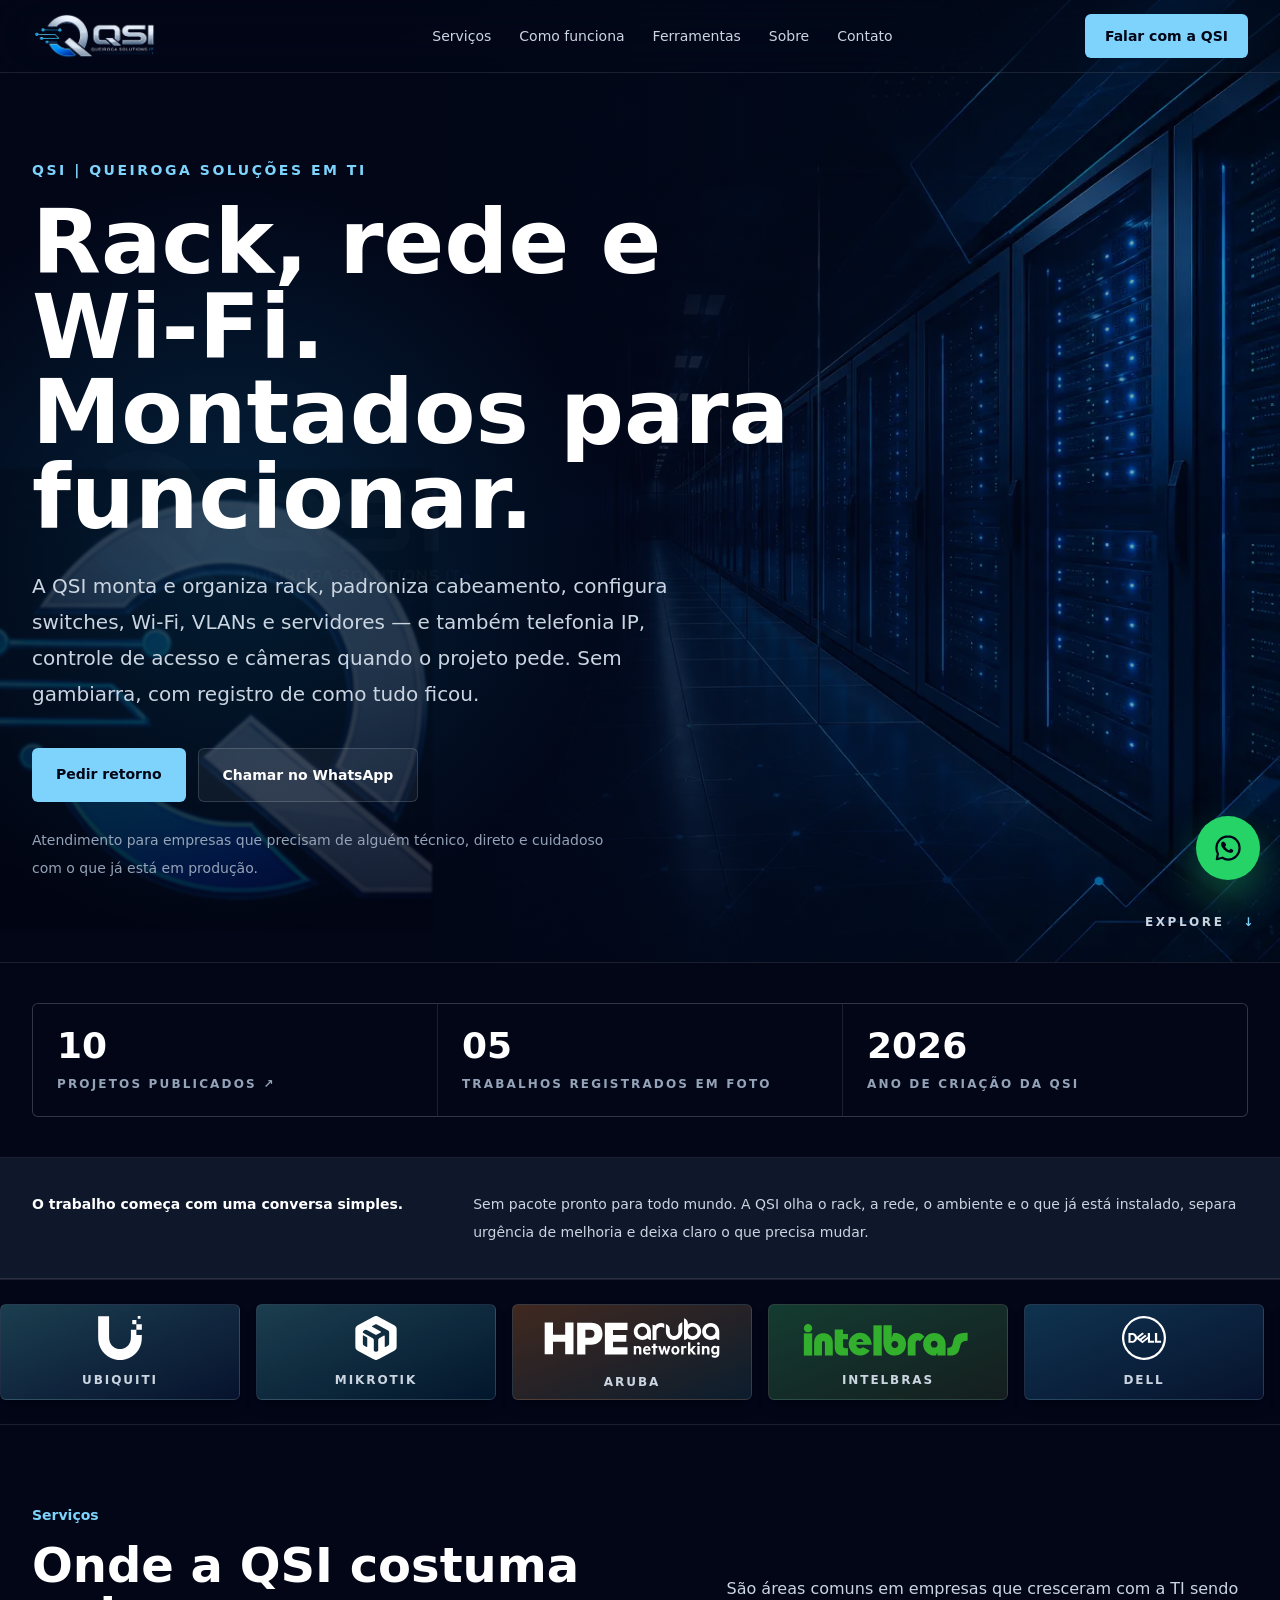
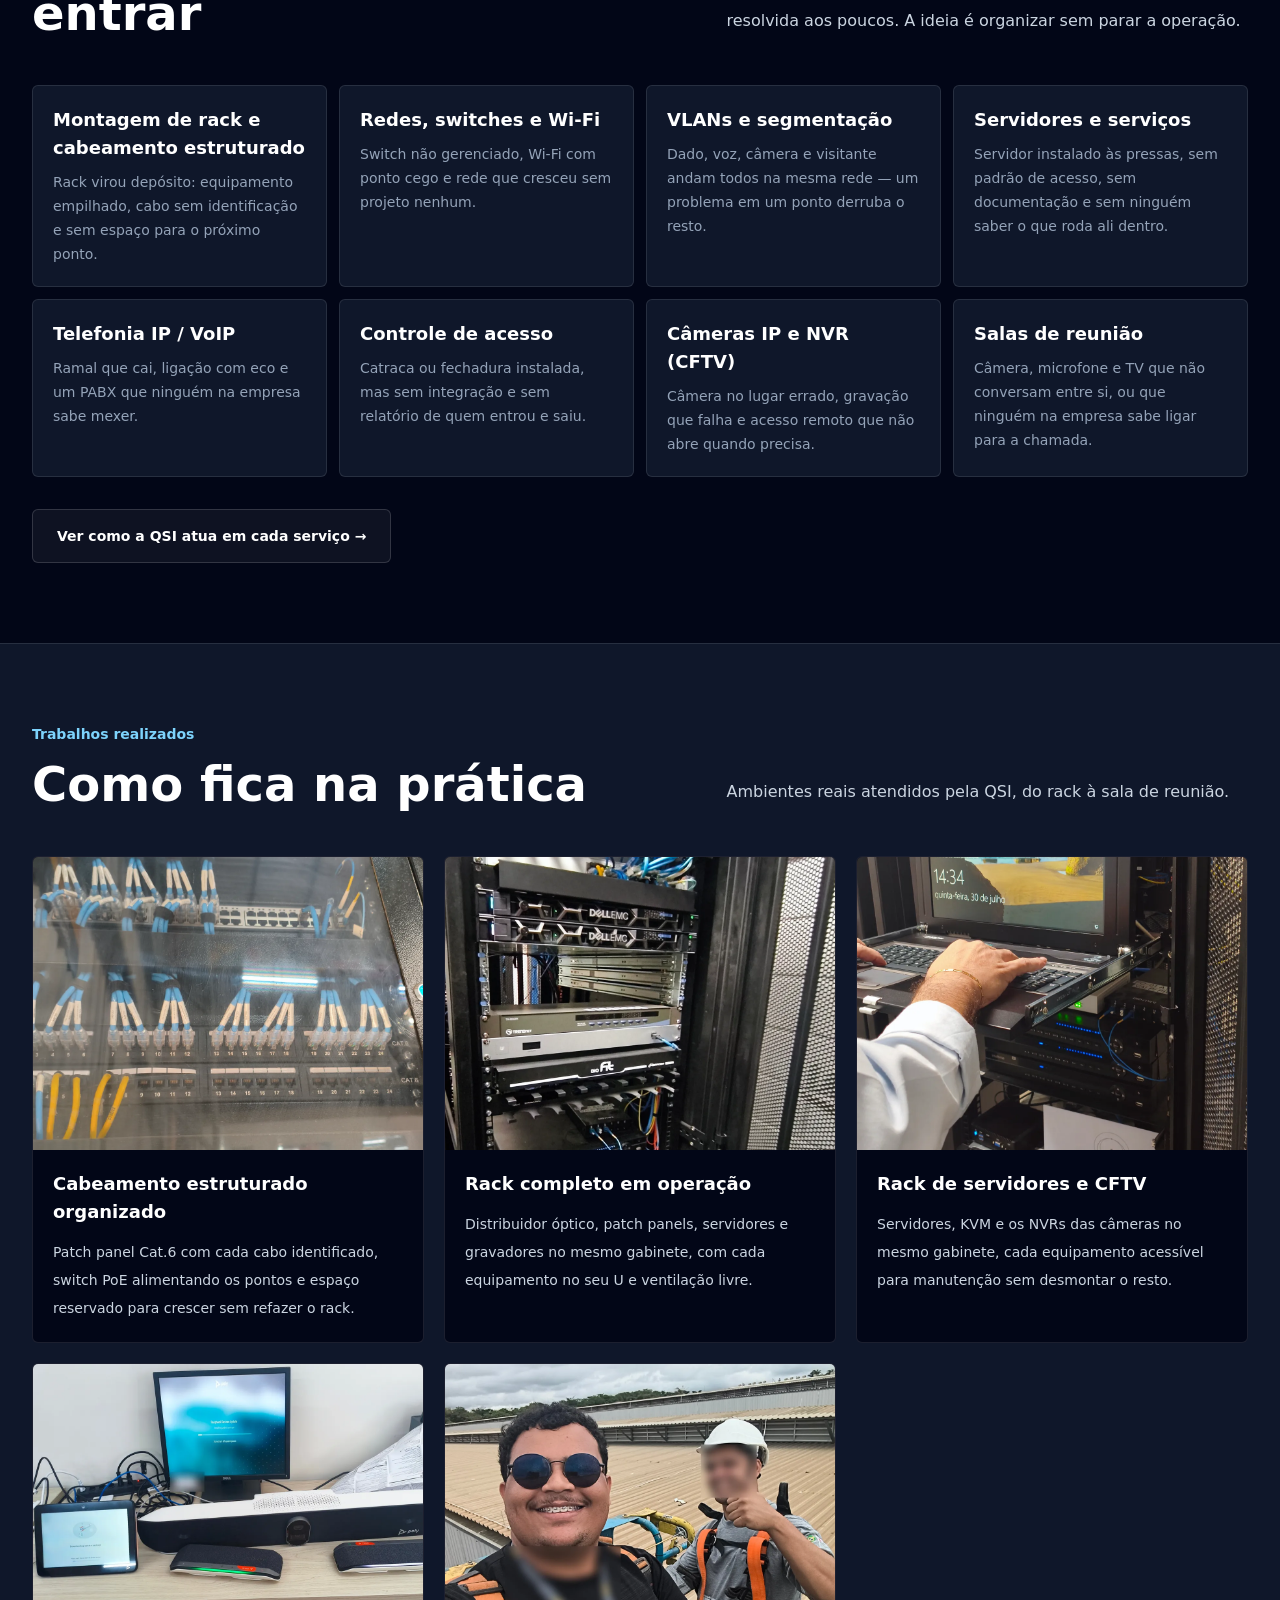
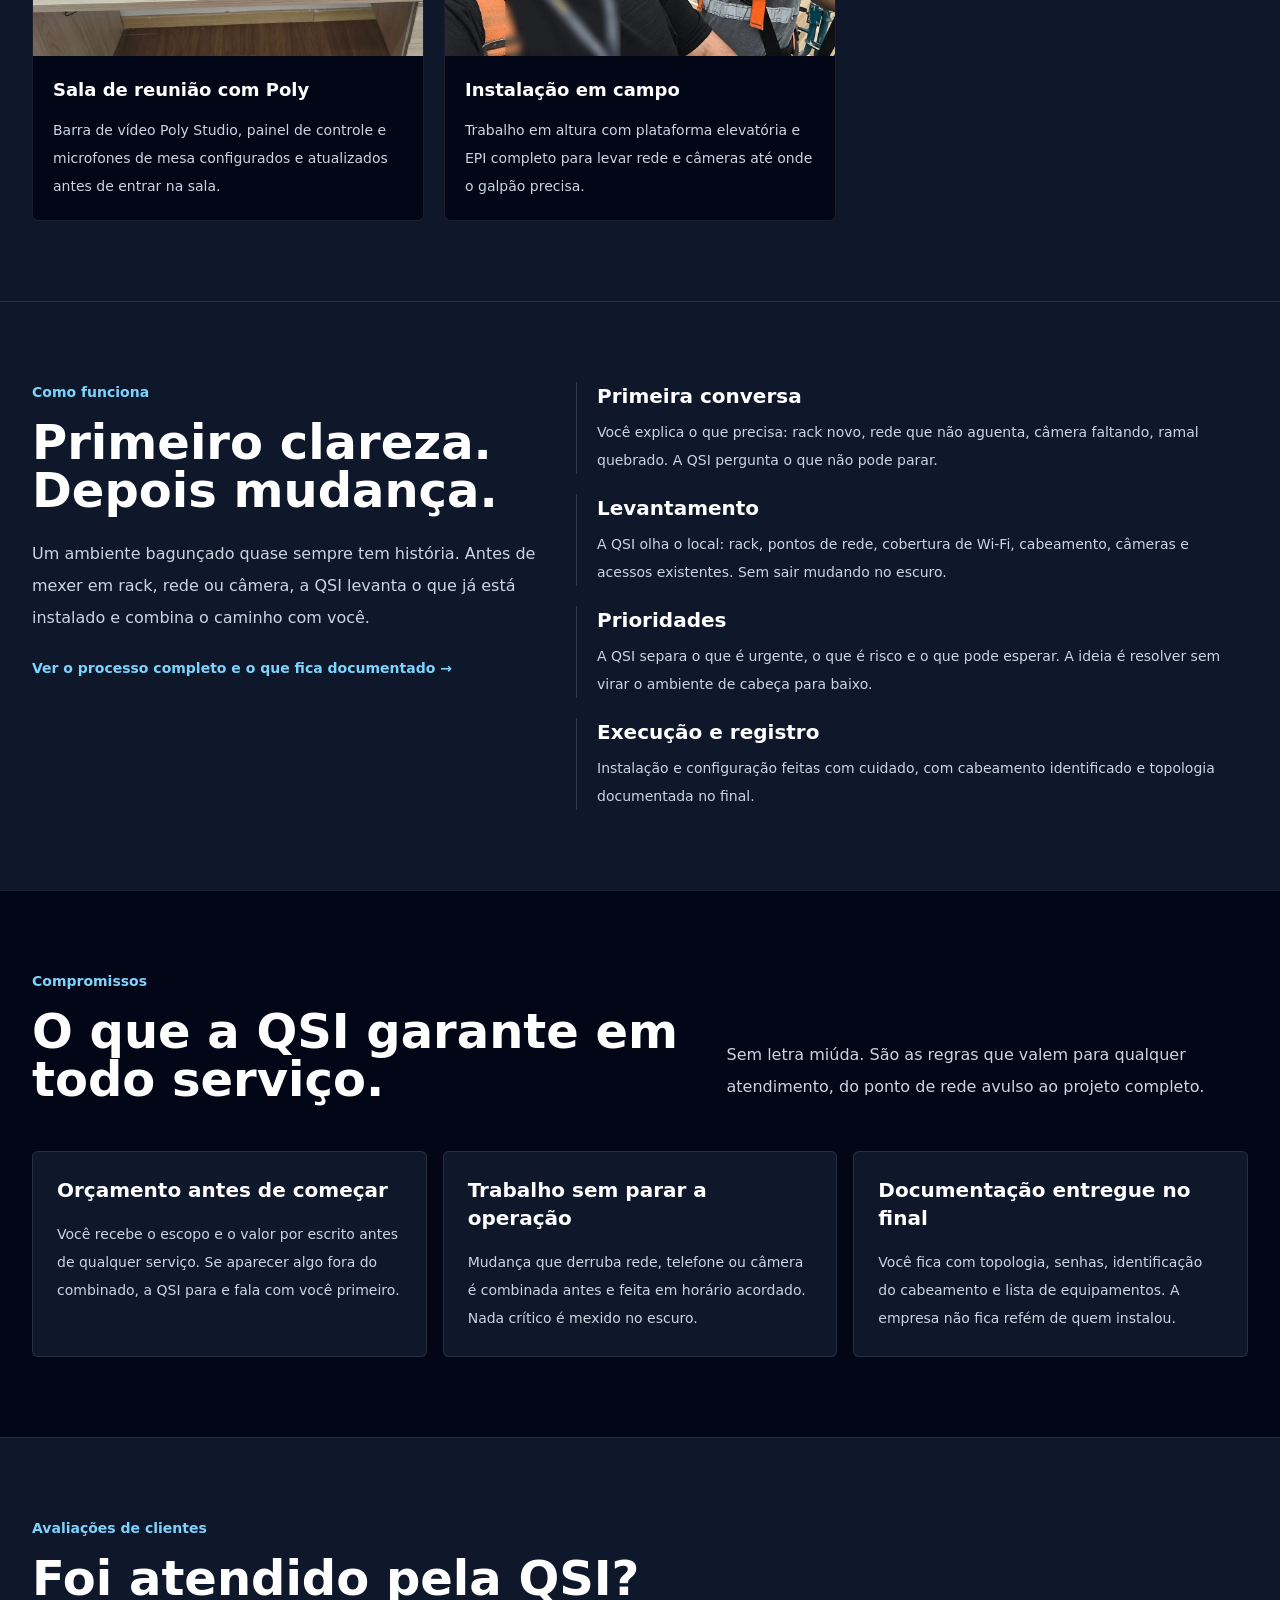
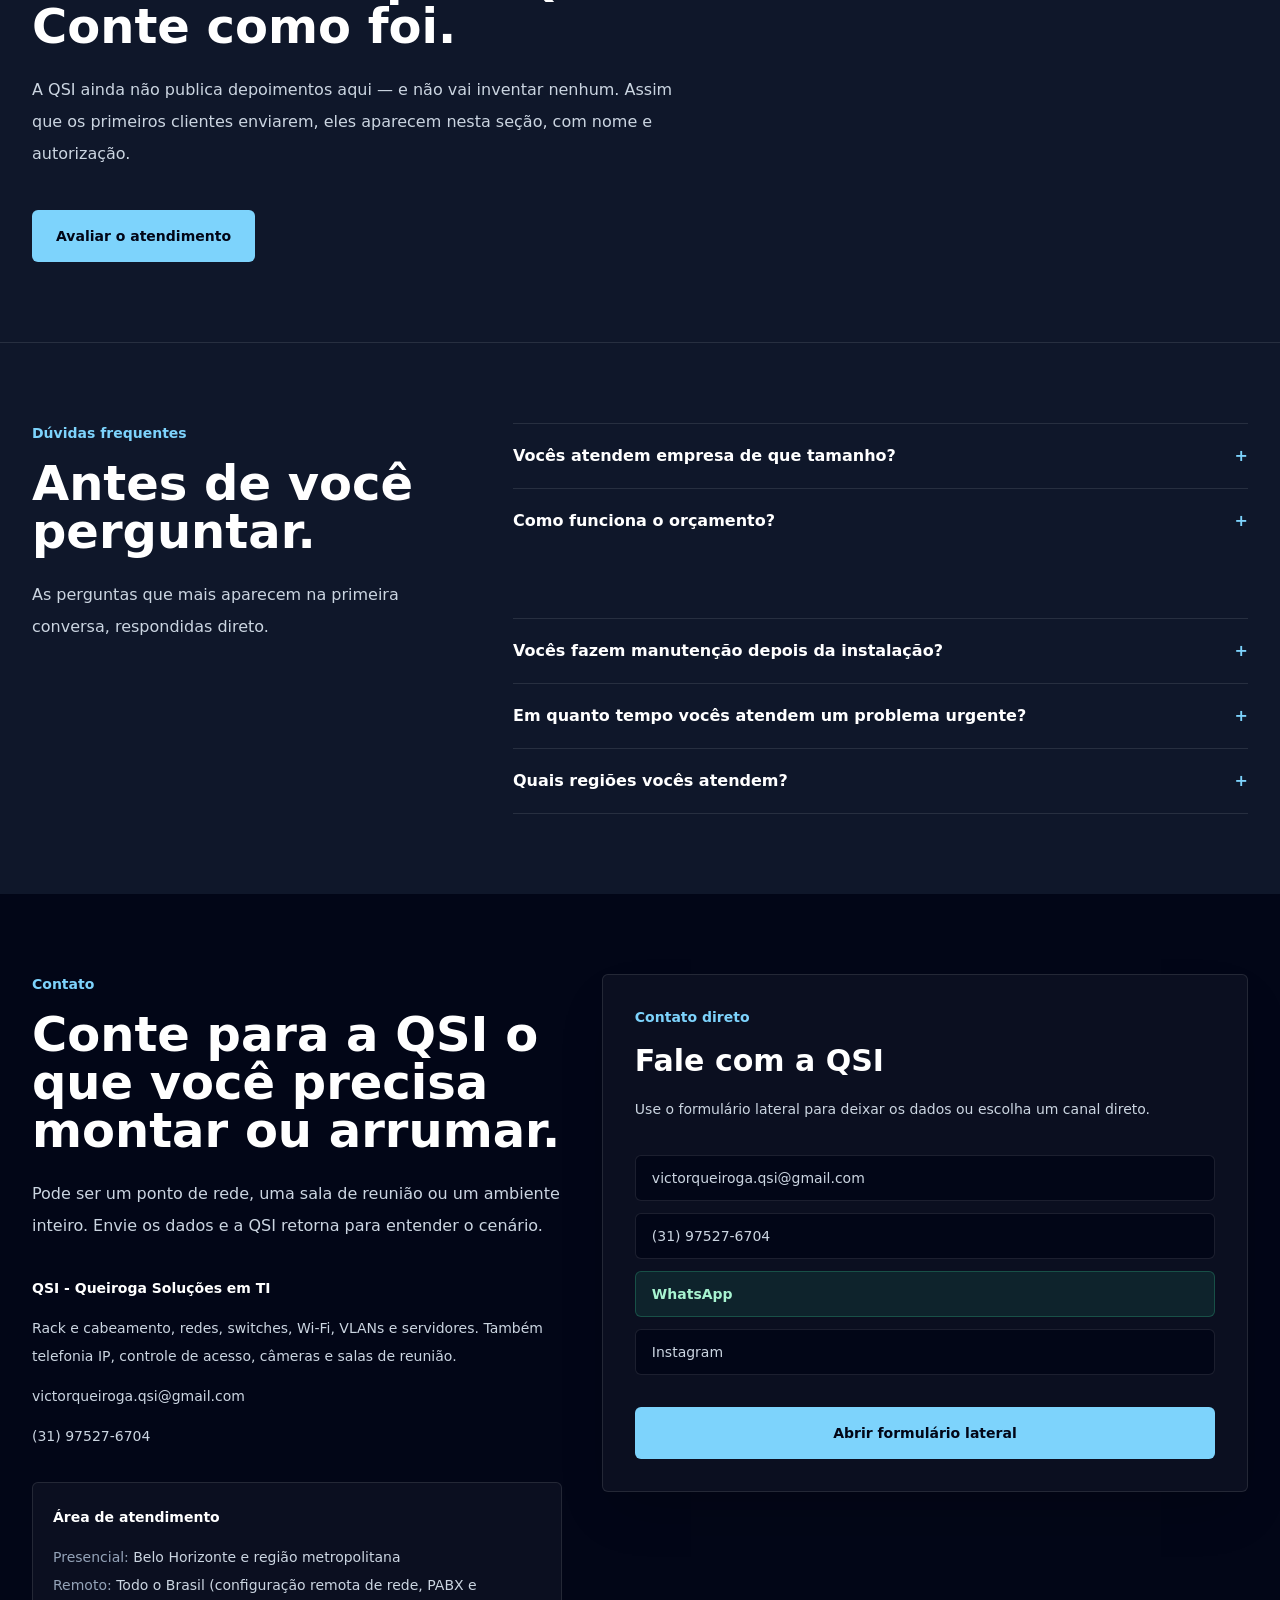
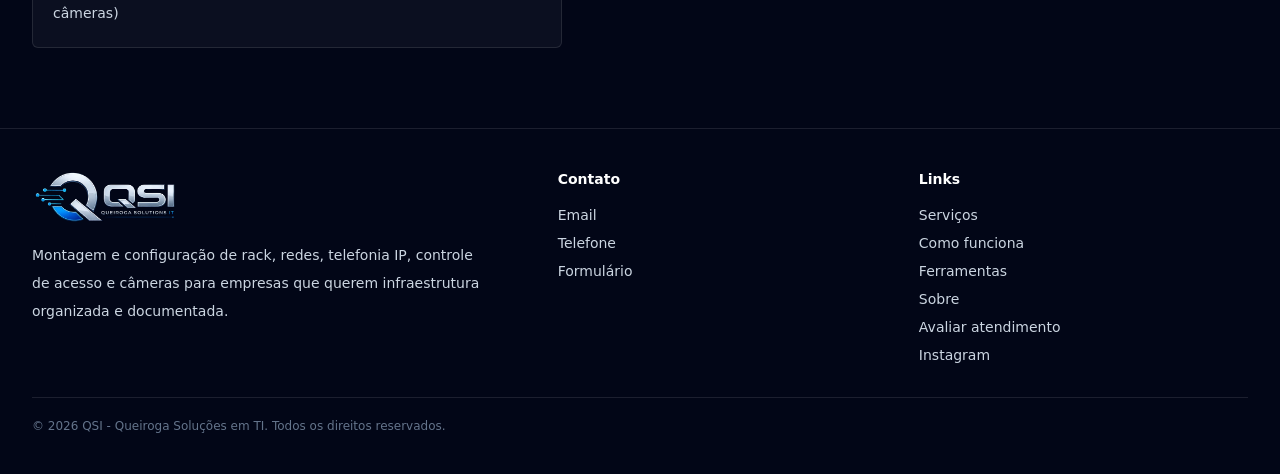
<file: index.html>
<!DOCTYPE html><!--pJ_8nzzSTksvWDo6ZgwT9--><html lang="pt-BR"><head><meta charSet="utf-8"/><meta name="viewport" content="width=device-width, initial-scale=1"/><link rel="preload" as="image" href="/assets/qsi-logo-transparent.webp"/><link rel="preload" as="image" href="/assets/qsi-hero-spi.webp"/><link rel="preload" as="image" href="/assets/qsi-q-mark.webp"/><link rel="preload" as="image" href="/assets/brands/ubiquiti.svg"/><link rel="preload" as="image" href="/assets/brands/mikrotik.svg"/><link rel="preload" as="image" href="/assets/brands/aruba.svg"/><link rel="preload" as="image" href="/assets/brands/intelbras.svg"/><link rel="preload" as="image" href="/assets/brands/dell.svg"/><link rel="preload" as="image" href="/assets/brands/issabel.svg"/><link rel="preload" as="image" href="/assets/brands/yealink.svg"/><link rel="stylesheet" href="/_next/static/css/52a47025838978fd.css" data-precedence="next"/><link rel="preload" as="script" fetchPriority="low" href="/_next/static/chunks/webpack-4380396aec3b6cf0.js"/><script src="/_next/static/chunks/012f69b2-169bed509576dd48.js" async=""></script><script src="/_next/static/chunks/40-041700828706b6f8.js" async=""></script><script src="/_next/static/chunks/main-app-6236810d8918847a.js" async=""></script><script src="/_next/static/chunks/659-0f838036c9bcc469.js" async=""></script><script src="/_next/static/chunks/app/layout-0b3f3701444faee6.js" async=""></script><script src="/_next/static/chunks/435-65545be0f8436f5b.js" async=""></script><script src="/_next/static/chunks/app/page-661c210e06c0be6c.js" async=""></script><meta name="theme-color" content="#020617"/><title>QSI - Queiroga Soluções em TI</title><meta name="description" content="Montagem de rack e cabeamento, switches, Wi-Fi, VLANs e servidores — mais telefonia IP, controle de acesso e câmeras. Infraestrutura organizada e configurada para funcionar."/><meta name="author" content="QSI - Queiroga Soluções em TI"/><meta name="keywords" content="Montagem de rack,Cabeamento estruturado,Infraestrutura de rede,Mikrotik,Ubiquiti,Switch gerenciável,VLAN,Wi-Fi corporativo,Configuração de servidores,Windows Server,Hyper-V,Telefonia IP,VoIP,Issabel,Avaya,Controle de acesso,Hikvision,Intelbras,Control iD,CFTV,Câmeras IP,NVR,Sala de reunião,Videoconferência,Poly,Belo Horizonte,Minas Gerais"/><meta name="creator" content="QSI - Queiroga Soluções em TI"/><meta name="publisher" content="QSI - Queiroga Soluções em TI"/><meta name="robots" content="index, follow"/><meta name="googlebot" content="index, follow, max-image-preview:large, max-snippet:-1"/><link rel="canonical" href="https://queirogasolution.com.br/"/><meta property="og:title" content="QSI - Queiroga Soluções em TI"/><meta property="og:description" content="Organização prática de rack e cabeamento, redes, switches, Wi-Fi, VLANs e servidores — e também telefonia IP, controle de acesso e câmeras."/><meta property="og:url" content="https://queirogasolution.com.br/"/><meta property="og:site_name" content="QSI - Queiroga Soluções em TI"/><meta property="og:locale" content="pt_BR"/><meta property="og:image" content="https://queirogasolution.com.br/assets/qsi-og.jpg"/><meta property="og:image:width" content="1200"/><meta property="og:image:height" content="630"/><meta property="og:image:alt" content="QSI - infraestrutura de rede, telefonia e câmeras"/><meta property="og:type" content="website"/><meta name="twitter:card" content="summary_large_image"/><meta name="twitter:title" content="QSI - Queiroga Soluções em TI"/><meta name="twitter:description" content="Montagem e configuração de rack, cabeamento, redes, Wi-Fi e servidores, sem gambiarra."/><meta name="twitter:image" content="https://queirogasolution.com.br/assets/qsi-og.jpg"/><link rel="icon" href="/favicon.ico" type="image/x-icon" sizes="16x16"/><link rel="icon" href="/icon.png?e62e3575fc99ab15" type="image/png" sizes="192x192"/><link rel="apple-touch-icon" href="/apple-icon.png?1be4ec331b343004" type="image/png" sizes="180x180"/><script src="/_next/static/chunks/polyfills-42372ed130431b0a.js" noModule=""></script></head><body><div hidden=""><!--$--><!--/$--></div><header class="fixed inset-x-0 top-0 z-50 border-b border-white/10 bg-slate-950/92 backdrop-blur-xl"><div class="mx-auto flex h-[72px] max-w-[1600px] items-center justify-between gap-4 px-5 lg:px-8"><a href="/" class="flex shrink-0 items-center" aria-label="QSI - página inicial"><img alt="QSI - Queiroga Soluções em TI" width="260" height="100" decoding="async" data-nimg="1" class="h-10 w-36 object-contain object-left sm:h-11 sm:w-40 lg:h-12 lg:w-52" style="color:transparent" src="/assets/qsi-logo-transparent.webp"/></a><nav class="hidden items-center gap-4 md:flex lg:gap-7"><a href="/servicos/" class="whitespace-nowrap text-sm font-medium text-slate-300 transition hover:text-white">Serviços</a><a href="/como-funciona/" class="whitespace-nowrap text-sm font-medium text-slate-300 transition hover:text-white">Como funciona</a><a href="/ferramentas/" class="whitespace-nowrap text-sm font-medium text-slate-300 transition hover:text-white">Ferramentas</a><a href="/sobre/" class="whitespace-nowrap text-sm font-medium text-slate-300 transition hover:text-white">Sobre</a><a href="/contato/" class="whitespace-nowrap text-sm font-medium text-slate-300 transition hover:text-white">Contato</a></nav><a href="/contato/" class="hidden shrink-0 whitespace-nowrap rounded-md bg-sky-300 px-4 py-2.5 text-sm font-semibold text-slate-950 transition hover:bg-white md:inline-flex lg:px-5 lg:py-3">Falar com a QSI</a><button type="button" class="rounded-md border border-white/15 px-4 py-2 text-sm font-semibold text-white md:hidden" aria-expanded="false">Menu</button></div></header><main class="overflow-hidden bg-slate-950 text-slate-100"><script type="application/ld+json">{"@context":"https://schema.org","@type":"LocalBusiness","@id":"https://queirogasolution.com.br/#business","name":"QSI - Queiroga Soluções em TI","description":"Montagem de rack e cabeamento, switches, Wi-Fi, VLANs e servidores — mais telefonia IP, controle de acesso e câmeras. Infraestrutura organizada e configurada para funcionar.","areaServed":[{"@type":"City","name":"Belo Horizonte"},{"@type":"State","name":"Minas Gerais"}],"address":{"@type":"PostalAddress","addressLocality":"Belo Horizonte","addressRegion":"MG","addressCountry":"BR"},"knowsAbout":["Montagem de rack e cabeamento estruturado","Redes, switches e Wi-Fi","VLANs e segmentação","Servidores e serviços","Telefonia IP","Controle de acesso","Câmeras IP e NVR","Salas de reunião"],"url":"https://queirogasolution.com.br","image":"https://queirogasolution.com.br/assets/qsi-og.jpg","email":"victorqueiroga.qsi@gmail.com","telephone":"(31) 97527-6704","priceRange":"$$","sameAs":["https://www.instagram.com/queiroga_solutions_it?igsh=ZDJmYmFrMWUxdTM="]}</script><script type="application/ld+json">{"@context":"https://schema.org","@type":"FAQPage","mainEntity":[{"@type":"Question","name":"Vocês atendem empresa de que tamanho?","acceptedAnswer":{"@type":"Answer","text":"Do consultório e da loja com um rack pequeno até galpão e escritório com dezenas de pontos de rede. O que muda é o tamanho do projeto, não a forma de trabalhar."}},{"@type":"Question","name":"Como funciona o orçamento?","acceptedAnswer":{"@type":"Answer","text":"A primeira conversa e o levantamento inicial não têm custo. Depois de ver o que existe, a QSI manda o escopo e o valor por escrito. Só começa depois do seu aceite."}},{"@type":"Question","name":"Preciso comprar os equipamentos com vocês?","acceptedAnswer":{"@type":"Answer","text":"Não. A QSI trabalha com o que você já tem ou indica o que faz sentido comprar, com a especificação certa. Você compra de quem quiser."}},{"@type":"Question","name":"Vocês fazem manutenção depois da instalação?","acceptedAnswer":{"@type":"Answer","text":"Sim. Dá para contratar atendimento pontual quando der problema ou uma rotina mensal de acompanhamento, com prioridade de resposta."}},{"@type":"Question","name":"Em quanto tempo vocês atendem um problema urgente?","acceptedAnswer":{"@type":"Answer","text":"Rede parada, telefone mudo ou câmera fora do ar entram como urgência. O retorno é no mesmo dia útil, com atendimento remoto imediato quando o problema permite."}},{"@type":"Question","name":"Quais regiões vocês atendem?","acceptedAnswer":{"@type":"Answer","text":"Belo Horizonte e região metropolitana para serviço presencial. Configuração remota de rede, PABX e câmeras pode ser feita para qualquer lugar do país."}}]}</script><section id="inicio" class="relative min-h-screen overflow-hidden border-b border-white/10 bg-slate-950 pt-20"><img alt="Corredor de datacenter com racks iluminados em azul" decoding="async" data-nimg="fill" class="object-cover object-center opacity-95" style="position:absolute;height:100%;width:100%;left:0;top:0;right:0;bottom:0;color:transparent" src="/assets/qsi-hero-spi.webp"/><div class="absolute inset-0 bg-[linear-gradient(180deg,rgba(2,6,23,0.93)_0%,rgba(2,6,23,0.82)_55%,rgba(2,6,23,0.95)_100%)] lg:bg-[linear-gradient(90deg,rgba(2,6,23,0.99)_0%,rgba(2,6,23,0.96)_34%,rgba(2,6,23,0.62)_62%,rgba(2,6,23,0.18)_100%)]"></div><div class="absolute inset-0 bg-[radial-gradient(circle_at_18%_58%,rgba(14,165,233,0.18),transparent_32%)]"></div><img alt="" aria-hidden="true" width="625" height="530" decoding="async" data-nimg="1" class="pointer-events-none absolute -left-28 bottom-8 hidden w-[34rem] max-w-none opacity-[0.16] blur-[1px] saturate-150 lg:block" style="color:transparent" src="/assets/qsi-q-mark.webp"/><div class="relative mx-auto flex min-h-[calc(100vh-5rem)] max-w-[1600px] items-center px-5 py-20 lg:px-8"><div class="max-w-3xl"><p class="mb-5 text-sm font-semibold uppercase tracking-[0.18em] text-sky-300">QSI | Queiroga Soluções em TI</p><h1 class="max-w-5xl text-[clamp(2.5rem,7vw,6.8rem)] font-semibold leading-[1.05] tracking-normal text-white sm:leading-[0.95]">Rack, rede e Wi-Fi. Montados para funcionar.</h1><p class="mt-7 max-w-2xl text-lg leading-8 text-slate-300 sm:text-xl sm:leading-9">A QSI monta e organiza rack, padroniza cabeamento, configura switches, Wi-Fi, VLANs e servidores — e também telefonia IP, controle de acesso e câmeras quando o projeto pede. Sem gambiarra, com registro de como tudo ficou.</p><div class="mt-9 flex flex-col gap-3 sm:flex-row"><a href="/contato/" class="inline-flex justify-center rounded-md bg-sky-300 px-6 py-4 text-sm font-semibold text-slate-950 transition hover:bg-white">Pedir retorno</a><button type="button" data-qsi-whatsapp-popup="true" class="inline-flex justify-center rounded-md border border-white/15 bg-white/5 px-6 py-4 text-sm font-semibold text-white transition hover:border-emerald-400 hover:text-emerald-200">Chamar no WhatsApp</button></div><p class="mt-6 max-w-xl text-sm leading-7 text-slate-400">Atendimento para empresas que precisam de alguém técnico, direto e cuidadoso com o que já está em produção.</p></div></div><div class="absolute bottom-8 right-6 hidden text-xs font-semibold uppercase tracking-[0.22em] text-slate-300 lg:block">Explore <span class="ml-3 text-sky-300">↓</span></div></section><section class="border-b border-white/10 bg-slate-950 px-5 py-10 lg:px-8" aria-label="Números da QSI"><dl class="mx-auto grid max-w-[1600px] gap-px overflow-hidden rounded-md border border-white/10 bg-white/10 sm:grid-cols-3"><div class="flex flex-col bg-slate-950 p-6"><dt class="order-2 mt-3 text-xs font-semibold uppercase tracking-[0.18em] text-slate-400"><a class="transition hover:text-sky-300" href="https://github.com/VictorQueirogaToledo/apresentacoes" target="_blank" rel="noreferrer">Projetos publicados<!-- --> ↗</a></dt><dd class="text-4xl font-semibold leading-none text-white">10</dd></div><div class="flex flex-col bg-slate-950 p-6"><dt class="order-2 mt-3 text-xs font-semibold uppercase tracking-[0.18em] text-slate-400">Trabalhos registrados em foto</dt><dd class="text-4xl font-semibold leading-none text-white">05</dd></div><div class="flex flex-col bg-slate-950 p-6"><dt class="order-2 mt-3 text-xs font-semibold uppercase tracking-[0.18em] text-slate-400">Ano de criação da QSI</dt><dd class="text-4xl font-semibold leading-none text-white">2026</dd></div></dl></section><section class="border-b border-white/10 bg-slate-900 px-5 py-8 lg:px-8"><div class="mx-auto grid max-w-[1600px] gap-6 text-sm leading-7 text-slate-300 lg:grid-cols-[0.7fr_1.3fr]"><p class="font-semibold text-white">O trabalho começa com uma conversa simples.</p><p>Sem pacote pronto para todo mundo. A QSI olha o rack, a rede, o ambiente e o que já está instalado, separa urgência de melhoria e deixa claro o que precisa mudar.</p></div></section><div class="overflow-hidden border-y border-white/10 bg-slate-950 py-6"><div class="brand-marquee flex w-max gap-4"><div class="flex h-24 min-w-60 flex-col items-center justify-center gap-3 rounded-md border border-white/10 bg-gradient-to-br from-cyan-300/25 to-blue-500/10 px-7 shadow-lg shadow-black/20"><img src="/assets/brands/ubiquiti.svg" alt="Logo Ubiquiti" class="object-contain h-11 w-36"/><span class="text-xs font-semibold uppercase tracking-[0.16em] text-slate-300">Ubiquiti</span></div><div class="flex h-24 min-w-60 flex-col items-center justify-center gap-3 rounded-md border border-white/10 bg-gradient-to-br from-cyan-300/25 to-sky-500/10 px-7 shadow-lg shadow-black/20"><img src="/assets/brands/mikrotik.svg" alt="Logo MikroTik" class="object-contain h-11 w-36"/><span class="text-xs font-semibold uppercase tracking-[0.16em] text-slate-300">MikroTik</span></div><div class="flex h-24 min-w-60 flex-col items-center justify-center gap-3 rounded-md border border-white/10 bg-gradient-to-br from-orange-400/25 to-cyan-300/10 px-7 shadow-lg shadow-black/20"><img src="/assets/brands/aruba.svg" alt="Logo Aruba" class="object-contain h-12 w-44 brightness-0 invert"/><span class="text-xs font-semibold uppercase tracking-[0.16em] text-slate-300">Aruba</span></div><div class="flex h-24 min-w-60 flex-col items-center justify-center gap-3 rounded-md border border-white/10 bg-gradient-to-br from-green-400/25 to-lime-300/10 px-7 shadow-lg shadow-black/20"><img src="/assets/brands/intelbras.svg" alt="Logo Intelbras" class="object-contain h-11 w-44"/><span class="text-xs font-semibold uppercase tracking-[0.16em] text-slate-300">Intelbras</span></div><div class="flex h-24 min-w-60 flex-col items-center justify-center gap-3 rounded-md border border-white/10 bg-gradient-to-br from-sky-400/25 to-blue-500/10 px-7 shadow-lg shadow-black/20"><img src="/assets/brands/dell.svg" alt="Logo Dell" class="object-contain h-11 w-32"/><span class="text-xs font-semibold uppercase tracking-[0.16em] text-slate-300">Dell</span></div><div class="flex h-24 min-w-60 flex-col items-center justify-center gap-3 rounded-md border border-white/10 bg-gradient-to-br from-violet-400/25 to-fuchsia-300/10 px-7 shadow-lg shadow-black/20"><img src="/assets/brands/issabel.svg" alt="Logo Issabel" class="object-contain h-12 w-32"/><span class="text-xs font-semibold uppercase tracking-[0.16em] text-slate-300">Issabel</span></div><div class="flex h-24 min-w-60 flex-col items-center justify-center gap-3 rounded-md border border-white/10 bg-gradient-to-br from-emerald-400/25 to-teal-500/10 px-7 shadow-lg shadow-black/20"><img src="/assets/brands/yealink.svg" alt="Logo Yealink" class="object-contain h-11 w-44 brightness-0 invert"/><span class="text-xs font-semibold uppercase tracking-[0.16em] text-slate-300">Yealink</span></div><div class="flex h-24 min-w-60 flex-col items-center justify-center gap-3 rounded-md border border-white/10 bg-gradient-to-br from-cyan-300/25 to-blue-500/10 px-7 shadow-lg shadow-black/20"><img src="/assets/brands/ubiquiti.svg" alt="Logo Ubiquiti" class="object-contain h-11 w-36"/><span class="text-xs font-semibold uppercase tracking-[0.16em] text-slate-300">Ubiquiti</span></div><div class="flex h-24 min-w-60 flex-col items-center justify-center gap-3 rounded-md border border-white/10 bg-gradient-to-br from-cyan-300/25 to-sky-500/10 px-7 shadow-lg shadow-black/20"><img src="/assets/brands/mikrotik.svg" alt="Logo MikroTik" class="object-contain h-11 w-36"/><span class="text-xs font-semibold uppercase tracking-[0.16em] text-slate-300">MikroTik</span></div><div class="flex h-24 min-w-60 flex-col items-center justify-center gap-3 rounded-md border border-white/10 bg-gradient-to-br from-orange-400/25 to-cyan-300/10 px-7 shadow-lg shadow-black/20"><img src="/assets/brands/aruba.svg" alt="Logo Aruba" class="object-contain h-12 w-44 brightness-0 invert"/><span class="text-xs font-semibold uppercase tracking-[0.16em] text-slate-300">Aruba</span></div><div class="flex h-24 min-w-60 flex-col items-center justify-center gap-3 rounded-md border border-white/10 bg-gradient-to-br from-green-400/25 to-lime-300/10 px-7 shadow-lg shadow-black/20"><img src="/assets/brands/intelbras.svg" alt="Logo Intelbras" class="object-contain h-11 w-44"/><span class="text-xs font-semibold uppercase tracking-[0.16em] text-slate-300">Intelbras</span></div><div class="flex h-24 min-w-60 flex-col items-center justify-center gap-3 rounded-md border border-white/10 bg-gradient-to-br from-sky-400/25 to-blue-500/10 px-7 shadow-lg shadow-black/20"><img src="/assets/brands/dell.svg" alt="Logo Dell" class="object-contain h-11 w-32"/><span class="text-xs font-semibold uppercase tracking-[0.16em] text-slate-300">Dell</span></div><div class="flex h-24 min-w-60 flex-col items-center justify-center gap-3 rounded-md border border-white/10 bg-gradient-to-br from-violet-400/25 to-fuchsia-300/10 px-7 shadow-lg shadow-black/20"><img src="/assets/brands/issabel.svg" alt="Logo Issabel" class="object-contain h-12 w-32"/><span class="text-xs font-semibold uppercase tracking-[0.16em] text-slate-300">Issabel</span></div><div class="flex h-24 min-w-60 flex-col items-center justify-center gap-3 rounded-md border border-white/10 bg-gradient-to-br from-emerald-400/25 to-teal-500/10 px-7 shadow-lg shadow-black/20"><img src="/assets/brands/yealink.svg" alt="Logo Yealink" class="object-contain h-11 w-44 brightness-0 invert"/><span class="text-xs font-semibold uppercase tracking-[0.16em] text-slate-300">Yealink</span></div></div></div><section id="servicos" class="mx-auto max-w-[1600px] px-5 py-20 lg:px-8"><div style="opacity:0;transform:translateY(28px)"><div class="mb-12 grid gap-6 lg:grid-cols-[0.9fr_0.7fr] lg:items-end"><div><p class="mb-4 text-sm font-semibold text-sky-300">Serviços</p><h2 class="text-4xl font-semibold leading-tight text-white sm:text-5xl">Onde a QSI costuma entrar</h2></div><p class="text-base leading-8 text-slate-300">São áreas comuns em empresas que cresceram com a TI sendo resolvida aos poucos. A ideia é organizar sem parar a operação.</p></div></div><div class="grid gap-3 sm:grid-cols-2 lg:grid-cols-4"><div style="opacity:0;transform:translateY(28px)"><article class="h-full rounded-md border border-white/10 bg-slate-900 p-5"><h3 class="text-lg font-semibold text-white">Montagem de rack e cabeamento estruturado</h3><p class="mt-2 text-sm leading-6 text-slate-400">Rack virou depósito: equipamento empilhado, cabo sem identificação e sem espaço para o próximo ponto.</p></article></div><div style="opacity:0;transform:translateY(28px)"><article class="h-full rounded-md border border-white/10 bg-slate-900 p-5"><h3 class="text-lg font-semibold text-white">Redes, switches e Wi-Fi</h3><p class="mt-2 text-sm leading-6 text-slate-400">Switch não gerenciado, Wi-Fi com ponto cego e rede que cresceu sem projeto nenhum.</p></article></div><div style="opacity:0;transform:translateY(28px)"><article class="h-full rounded-md border border-white/10 bg-slate-900 p-5"><h3 class="text-lg font-semibold text-white">VLANs e segmentação</h3><p class="mt-2 text-sm leading-6 text-slate-400">Dado, voz, câmera e visitante andam todos na mesma rede — um problema em um ponto derruba o resto.</p></article></div><div style="opacity:0;transform:translateY(28px)"><article class="h-full rounded-md border border-white/10 bg-slate-900 p-5"><h3 class="text-lg font-semibold text-white">Servidores e serviços</h3><p class="mt-2 text-sm leading-6 text-slate-400">Servidor instalado às pressas, sem padrão de acesso, sem documentação e sem ninguém saber o que roda ali dentro.</p></article></div><div style="opacity:0;transform:translateY(28px)"><article class="h-full rounded-md border border-white/10 bg-slate-900 p-5"><h3 class="text-lg font-semibold text-white">Telefonia IP / VoIP</h3><p class="mt-2 text-sm leading-6 text-slate-400">Ramal que cai, ligação com eco e um PABX que ninguém na empresa sabe mexer.</p></article></div><div style="opacity:0;transform:translateY(28px)"><article class="h-full rounded-md border border-white/10 bg-slate-900 p-5"><h3 class="text-lg font-semibold text-white">Controle de acesso</h3><p class="mt-2 text-sm leading-6 text-slate-400">Catraca ou fechadura instalada, mas sem integração e sem relatório de quem entrou e saiu.</p></article></div><div style="opacity:0;transform:translateY(28px)"><article class="h-full rounded-md border border-white/10 bg-slate-900 p-5"><h3 class="text-lg font-semibold text-white">Câmeras IP e NVR (CFTV)</h3><p class="mt-2 text-sm leading-6 text-slate-400">Câmera no lugar errado, gravação que falha e acesso remoto que não abre quando precisa.</p></article></div><div style="opacity:0;transform:translateY(28px)"><article class="h-full rounded-md border border-white/10 bg-slate-900 p-5"><h3 class="text-lg font-semibold text-white">Salas de reunião</h3><p class="mt-2 text-sm leading-6 text-slate-400">Câmera, microfone e TV que não conversam entre si, ou que ninguém na empresa sabe ligar para a chamada.</p></article></div></div><a href="/servicos/" class="mt-8 inline-flex rounded-md border border-white/15 bg-white/5 px-6 py-4 text-sm font-semibold text-white transition hover:border-sky-300 hover:text-sky-200">Ver como a QSI atua em cada serviço →</a></section><section id="trabalhos" class="border-y border-white/10 bg-slate-900 px-5 py-20 lg:px-8"><div class="mx-auto max-w-[1600px]"><div style="opacity:0;transform:translateY(28px)"><div class="mb-12 grid gap-6 lg:grid-cols-[0.9fr_0.7fr] lg:items-end"><div><p class="mb-4 text-sm font-semibold text-sky-300">Trabalhos realizados</p><h2 class="text-4xl font-semibold leading-tight text-white sm:text-5xl">Como fica na prática</h2></div><p class="text-base leading-8 text-slate-300">Ambientes reais atendidos pela QSI, do rack à sala de reunião.</p></div></div><div class="grid grid-cols-2 gap-3 sm:gap-5 lg:grid-cols-3"><div style="opacity:0;transform:translateY(28px)"><article class="h-full overflow-hidden rounded-md border border-white/10 bg-slate-950"><div class="relative aspect-[4/3]"><img alt="Rack com patch panel Cat.6, cabos azuis identificados e switch PoE" loading="lazy" decoding="async" data-nimg="fill" class="object-cover" style="position:absolute;height:100%;width:100%;left:0;top:0;right:0;bottom:0;color:transparent" src="/assets/trabalhos/rack-cabeamento.webp"/></div><div class="p-3 sm:p-5"><h3 class="text-sm font-semibold text-white sm:text-lg">Cabeamento estruturado organizado</h3><p class="mt-3 hidden text-sm leading-7 text-slate-300 sm:block">Patch panel Cat.6 com cada cabo identificado, switch PoE alimentando os pontos e espaço reservado para crescer sem refazer o rack.</p></div></article></div><div style="opacity:0;transform:translateY(28px)"><article class="h-full overflow-hidden rounded-md border border-white/10 bg-slate-950"><div class="relative aspect-[4/3]"><img alt="Rack equipado com distribuidor óptico, patch panels e servidores" loading="lazy" decoding="async" data-nimg="fill" class="object-cover" style="position:absolute;height:100%;width:100%;left:0;top:0;right:0;bottom:0;color:transparent" src="/assets/trabalhos/rack-completo.webp"/></div><div class="p-3 sm:p-5"><h3 class="text-sm font-semibold text-white sm:text-lg">Rack completo em operação</h3><p class="mt-3 hidden text-sm leading-7 text-slate-300 sm:block">Distribuidor óptico, patch panels, servidores e gravadores no mesmo gabinete, com cada equipamento no seu U e ventilação livre.</p></div></article></div><div style="opacity:0;transform:translateY(28px)"><article class="h-full overflow-hidden rounded-md border border-white/10 bg-slate-950"><div class="relative aspect-[4/3]"><img alt="Rack com servidores, gaveta KVM e NVRs de câmeras em operação" loading="lazy" decoding="async" data-nimg="fill" class="object-cover" style="position:absolute;height:100%;width:100%;left:0;top:0;right:0;bottom:0;color:transparent" src="/assets/trabalhos/rack-servidores-cftv.webp"/></div><div class="p-3 sm:p-5"><h3 class="text-sm font-semibold text-white sm:text-lg">Rack de servidores e CFTV</h3><p class="mt-3 hidden text-sm leading-7 text-slate-300 sm:block">Servidores, KVM e os NVRs das câmeras no mesmo gabinete, cada equipamento acessível para manutenção sem desmontar o resto.</p></div></article></div><div style="opacity:0;transform:translateY(28px)"><article class="h-full overflow-hidden rounded-md border border-white/10 bg-slate-950"><div class="relative aspect-[4/3]"><img alt="Barra de videoconferência Poly Studio, tablet de controle e microfones Poly Sync" loading="lazy" decoding="async" data-nimg="fill" class="object-cover" style="position:absolute;height:100%;width:100%;left:0;top:0;right:0;bottom:0;color:transparent" src="/assets/trabalhos/sala-reuniao-poly.webp"/></div><div class="p-3 sm:p-5"><h3 class="text-sm font-semibold text-white sm:text-lg">Sala de reunião com Poly</h3><p class="mt-3 hidden text-sm leading-7 text-slate-300 sm:block">Barra de vídeo Poly Studio, painel de controle e microfones de mesa configurados e atualizados antes de entrar na sala.</p></div></article></div><div style="opacity:0;transform:translateY(28px)"><article class="h-full overflow-hidden rounded-md border border-white/10 bg-slate-950"><div class="relative aspect-[4/3]"><img alt="Técnicos em plataforma elevatória sobre a cobertura de um galpão" loading="lazy" decoding="async" data-nimg="fill" class="object-cover" style="position:absolute;height:100%;width:100%;left:0;top:0;right:0;bottom:0;color:transparent" src="/assets/trabalhos/equipe-campo.webp"/></div><div class="p-3 sm:p-5"><h3 class="text-sm font-semibold text-white sm:text-lg">Instalação em campo</h3><p class="mt-3 hidden text-sm leading-7 text-slate-300 sm:block">Trabalho em altura com plataforma elevatória e EPI completo para levar rede e câmeras até onde o galpão precisa.</p></div></article></div></div></div></section><section id="como-funciona" class="bg-slate-900 px-5 py-20 lg:px-8"><div class="mx-auto grid max-w-[1600px] gap-10 lg:grid-cols-[0.75fr_1fr]"><div style="opacity:0;transform:translateY(28px)"><div class="max-w-xl"><p class="mb-4 text-sm font-semibold text-sky-300">Como funciona</p><h2 class="text-4xl font-semibold leading-tight text-white sm:text-5xl">Primeiro clareza. Depois mudança.</h2><p class="mt-6 text-base leading-8 text-slate-300">Um ambiente bagunçado quase sempre tem história. Antes de mexer em rack, rede ou câmera, a QSI levanta o que já está instalado e combina o caminho com você.</p><a href="/como-funciona/" class="mt-6 inline-block text-sm font-semibold text-sky-300 hover:text-white">Ver o processo completo e o que fica documentado →</a></div></div><div class="grid gap-5"><div style="opacity:0;transform:translateY(28px)"><article class="border-l border-white/15 pl-5"><h3 class="text-xl font-semibold text-white">Primeira conversa</h3><p class="mt-2 text-sm leading-7 text-slate-300">Você explica o que precisa: rack novo, rede que não aguenta, câmera faltando, ramal quebrado. A QSI pergunta o que não pode parar.</p></article></div><div style="opacity:0;transform:translateY(28px)"><article class="border-l border-white/15 pl-5"><h3 class="text-xl font-semibold text-white">Levantamento</h3><p class="mt-2 text-sm leading-7 text-slate-300">A QSI olha o local: rack, pontos de rede, cobertura de Wi-Fi, cabeamento, câmeras e acessos existentes. Sem sair mudando no escuro.</p></article></div><div style="opacity:0;transform:translateY(28px)"><article class="border-l border-white/15 pl-5"><h3 class="text-xl font-semibold text-white">Prioridades</h3><p class="mt-2 text-sm leading-7 text-slate-300">A QSI separa o que é urgente, o que é risco e o que pode esperar. A ideia é resolver sem virar o ambiente de cabeça para baixo.</p></article></div><div style="opacity:0;transform:translateY(28px)"><article class="border-l border-white/15 pl-5"><h3 class="text-xl font-semibold text-white">Execução e registro</h3><p class="mt-2 text-sm leading-7 text-slate-300">Instalação e configuração feitas com cuidado, com cabeamento identificado e topologia documentada no final.</p></article></div></div></div></section><section class="border-t border-white/10 bg-slate-950 px-5 py-20 lg:px-8"><div class="mx-auto max-w-[1600px]"><div style="opacity:0;transform:translateY(28px)"><div class="mb-12 grid gap-6 lg:grid-cols-[0.9fr_0.7fr] lg:items-end"><div><p class="mb-4 text-sm font-semibold text-sky-300">Compromissos</p><h2 class="text-4xl font-semibold leading-tight text-white sm:text-5xl">O que a QSI garante em todo serviço.</h2></div><p class="text-base leading-8 text-slate-300">Sem letra miúda. São as regras que valem para qualquer atendimento, do ponto de rede avulso ao projeto completo.</p></div></div><div class="grid gap-4 lg:grid-cols-3"><div style="opacity:0;transform:translateY(28px)"><article class="h-full rounded-md border border-white/10 bg-slate-900 p-6"><h3 class="text-xl font-semibold text-white">Orçamento antes de começar</h3><p class="mt-4 text-sm leading-7 text-slate-300">Você recebe o escopo e o valor por escrito antes de qualquer serviço. Se aparecer algo fora do combinado, a QSI para e fala com você primeiro.</p></article></div><div style="opacity:0;transform:translateY(28px)"><article class="h-full rounded-md border border-white/10 bg-slate-900 p-6"><h3 class="text-xl font-semibold text-white">Trabalho sem parar a operação</h3><p class="mt-4 text-sm leading-7 text-slate-300">Mudança que derruba rede, telefone ou câmera é combinada antes e feita em horário acordado. Nada crítico é mexido no escuro.</p></article></div><div style="opacity:0;transform:translateY(28px)"><article class="h-full rounded-md border border-white/10 bg-slate-900 p-6"><h3 class="text-xl font-semibold text-white">Documentação entregue no final</h3><p class="mt-4 text-sm leading-7 text-slate-300">Você fica com topologia, senhas, identificação do cabeamento e lista de equipamentos. A empresa não fica refém de quem instalou.</p></article></div></div></div></section><section id="avaliacoes" class="border-y border-white/10 bg-slate-900 px-5 py-20 lg:px-8"><div class="mx-auto max-w-[1600px]"><div style="opacity:0;transform:translateY(28px)"><div class="max-w-2xl"><p class="mb-4 text-sm font-semibold text-sky-300">Avaliações de clientes</p><h2 class="text-4xl font-semibold leading-tight text-white sm:text-5xl">Foi atendido pela QSI? Conte como foi.</h2><p class="mt-6 text-base leading-8 text-slate-300">A QSI ainda não publica depoimentos aqui — e não vai inventar nenhum. Assim que os primeiros clientes enviarem, eles aparecem nesta seção, com nome e autorização.</p></div></div><div style="opacity:0;transform:translateY(28px)"><div class="mt-10 flex flex-col gap-3 sm:flex-row"><a href="/avaliacao/" class="inline-flex justify-center rounded-md bg-sky-300 px-6 py-4 text-sm font-semibold text-slate-950 transition hover:bg-white">Avaliar o atendimento</a></div></div></div></section><section id="duvidas" class="bg-slate-900 px-5 py-20 lg:px-8"><div class="mx-auto grid max-w-[1600px] gap-10 lg:grid-cols-[0.6fr_1fr]"><div style="opacity:0;transform:translateY(28px)"><div class="max-w-md"><p class="mb-4 text-sm font-semibold text-sky-300">Dúvidas frequentes</p><h2 class="text-4xl font-semibold leading-tight text-white sm:text-5xl">Antes de você perguntar.</h2><p class="mt-6 text-base leading-8 text-slate-300">As perguntas que mais aparecem na primeira conversa, respondidas direto.</p></div></div><div class="divide-y divide-white/10 border-y border-white/10"><div style="opacity:0;transform:translateY(28px)"><details class="group py-5"><summary class="flex cursor-pointer list-none items-center justify-between gap-4 text-base font-semibold text-white">Vocês atendem empresa de que tamanho?<span aria-hidden="true" class="text-sky-300 transition group-open:rotate-45">+</span></summary><p class="mt-3 text-sm leading-7 text-slate-300">Do consultório e da loja com um rack pequeno até galpão e escritório com dezenas de pontos de rede. O que muda é o tamanho do projeto, não a forma de trabalhar.</p></details></div><div style="opacity:0;transform:translateY(28px)"><details class="group py-5"><summary class="flex cursor-pointer list-none items-center justify-between gap-4 text-base font-semibold text-white">Como funciona o orçamento?<span aria-hidden="true" class="text-sky-300 transition group-open:rotate-45">+</span></summary><p class="mt-3 text-sm leading-7 text-slate-300">A primeira conversa e o levantamento inicial não têm custo. Depois de ver o que existe, a QSI manda o escopo e o valor por escrito. Só começa depois do seu aceite.</p></details></div><div style="opacity:0;transform:translateY(28px)"><details class="group py-5"><summary class="flex cursor-pointer list-none items-center justify-between gap-4 text-base font-semibold text-white">Preciso comprar os equipamentos com vocês?<span aria-hidden="true" class="text-sky-300 transition group-open:rotate-45">+</span></summary><p class="mt-3 text-sm leading-7 text-slate-300">Não. A QSI trabalha com o que você já tem ou indica o que faz sentido comprar, com a especificação certa. Você compra de quem quiser.</p></details></div><div style="opacity:0;transform:translateY(28px)"><details class="group py-5"><summary class="flex cursor-pointer list-none items-center justify-between gap-4 text-base font-semibold text-white">Vocês fazem manutenção depois da instalação?<span aria-hidden="true" class="text-sky-300 transition group-open:rotate-45">+</span></summary><p class="mt-3 text-sm leading-7 text-slate-300">Sim. Dá para contratar atendimento pontual quando der problema ou uma rotina mensal de acompanhamento, com prioridade de resposta.</p></details></div><div style="opacity:0;transform:translateY(28px)"><details class="group py-5"><summary class="flex cursor-pointer list-none items-center justify-between gap-4 text-base font-semibold text-white">Em quanto tempo vocês atendem um problema urgente?<span aria-hidden="true" class="text-sky-300 transition group-open:rotate-45">+</span></summary><p class="mt-3 text-sm leading-7 text-slate-300">Rede parada, telefone mudo ou câmera fora do ar entram como urgência. O retorno é no mesmo dia útil, com atendimento remoto imediato quando o problema permite.</p></details></div><div style="opacity:0;transform:translateY(28px)"><details class="group py-5"><summary class="flex cursor-pointer list-none items-center justify-between gap-4 text-base font-semibold text-white">Quais regiões vocês atendem?<span aria-hidden="true" class="text-sky-300 transition group-open:rotate-45">+</span></summary><p class="mt-3 text-sm leading-7 text-slate-300">Belo Horizonte e região metropolitana para serviço presencial. Configuração remota de rede, PABX e câmeras pode ser feita para qualquer lugar do país.</p></details></div></div></div></section><section id="contato" class="mx-auto grid max-w-[1600px] gap-10 px-5 py-20 lg:grid-cols-[0.82fr_1fr] lg:px-8"><div style="opacity:0;transform:translateY(28px)"><div><p class="mb-4 text-sm font-semibold text-sky-300">Contato</p><h2 class="text-4xl font-semibold leading-tight text-white sm:text-5xl">Conte para a QSI o que você precisa montar ou arrumar.</h2><p class="mt-6 text-base leading-8 text-slate-300">Pode ser um ponto de rede, uma sala de reunião ou um ambiente inteiro. Envie os dados e a QSI retorna para entender o cenário.</p><div class="mt-8 space-y-3 text-sm leading-7 text-slate-300"><p class="font-semibold text-white">QSI - Queiroga Soluções em TI</p><p>Rack e cabeamento, redes, switches, Wi-Fi, VLANs e servidores. Também telefonia IP, controle de acesso, câmeras e salas de reunião.</p><a class="block" href="mailto:victorqueiroga.qsi@gmail.com">victorqueiroga.qsi@gmail.com</a><a class="block" href="tel:+5531975276704">(31) 97527-6704</a></div><div class="mt-8 rounded-md border border-white/10 bg-white/[0.04] p-5 text-sm leading-7 text-slate-300"><p class="font-semibold text-white">Área de atendimento</p><p class="mt-3"><span class="text-slate-400">Presencial:</span> <!-- -->Belo Horizonte e região metropolitana</p><p><span class="text-slate-400">Remoto:</span> <!-- -->Todo o Brasil (configuração remota de rede, PABX e câmeras)</p></div></div></div><div style="opacity:0;transform:translateY(28px)"><div class="rounded-md border border-white/10 bg-white/[0.04] p-6 shadow-2xl shadow-black/20 sm:p-8"><p class="text-sm font-semibold text-sky-300">Contato direto</p><h3 class="mt-4 text-3xl font-semibold text-white">Fale com a QSI</h3><p class="mt-4 text-sm leading-7 text-slate-300">Use o formulário lateral para deixar os dados ou escolha um canal direto.</p><div class="mt-8 grid gap-3 text-sm text-slate-300"><a href="mailto:victorqueiroga.qsi@gmail.com" class="rounded-md border border-white/10 bg-slate-950 px-4 py-3 transition hover:border-sky-300">victorqueiroga.qsi@gmail.com</a><a href="tel:+5531975276704" class="rounded-md border border-white/10 bg-slate-950 px-4 py-3 transition hover:border-sky-300">(31) 97527-6704</a><button type="button" data-qsi-whatsapp-popup="true" class="rounded-md border border-emerald-400/25 bg-emerald-400/10 px-4 py-3 text-left font-semibold text-emerald-200 transition hover:border-emerald-300">WhatsApp</button><a href="https://www.instagram.com/queiroga_solutions_it?igsh=ZDJmYmFrMWUxdTM=" target="_blank" rel="noreferrer" class="rounded-md border border-white/10 bg-slate-950 px-4 py-3 transition hover:border-sky-300">Instagram</a></div><button type="button" data-qsi-contact-drawer="true" class="mt-8 inline-flex w-full justify-center rounded-md bg-sky-300 px-6 py-4 text-sm font-semibold text-slate-950 transition hover:bg-white">Abrir formulário lateral</button></div></div></section></main><!--$--><!--/$--><footer class="border-t border-white/10 bg-slate-950 px-5 py-10 lg:px-8"><div class="mx-auto grid max-w-[1600px] gap-8 text-sm text-slate-300 lg:grid-cols-[1.2fr_0.8fr_0.8fr]"><div><img alt="QSI - Queiroga Soluções em TI" loading="lazy" width="260" height="100" decoding="async" data-nimg="1" class="h-14 w-48 object-contain object-left" style="color:transparent" src="/assets/qsi-logo-transparent.webp"/><p class="mt-4 max-w-md leading-7">Montagem e configuração de rack, redes, telefonia IP, controle de acesso e câmeras para empresas que querem infraestrutura organizada e documentada.</p></div><div><p class="font-semibold text-white">Contato</p><div class="mt-4 grid gap-2"><a href="mailto:victorqueiroga.qsi@gmail.com">Email</a><a href="tel:+5531975276704">Telefone</a><a href="/contato/">Formulário</a></div></div><div><p class="font-semibold text-white">Links</p><div class="mt-4 grid gap-2"><a href="/servicos/">Serviços</a><a href="/como-funciona/">Como funciona</a><a href="/ferramentas/">Ferramentas</a><a href="/sobre/">Sobre</a><a href="/avaliacao/">Avaliar atendimento</a><a href="https://www.instagram.com/queiroga_solutions_it?igsh=ZDJmYmFrMWUxdTM=" target="_blank" rel="noreferrer">Instagram</a></div></div></div><div class="mx-auto mt-8 max-w-[1600px] border-t border-white/10 pt-5 text-xs text-slate-500">© 2026 QSI - Queiroga Soluções em TI. Todos os direitos reservados.</div></footer><button type="button" data-qsi-whatsapp-popup="true" aria-label="Abrir WhatsApp da QSI" class="fixed bottom-5 right-5 z-40 inline-flex h-16 w-16 items-center justify-center rounded-full bg-[#25D366] text-slate-950 shadow-[0_18px_40px_rgba(37,211,102,0.35)] transition hover:-translate-y-0.5 hover:scale-105 hover:bg-[#2de374]" aria-expanded="false"><svg viewBox="0 0 32 32" aria-hidden="true" class="h-8 w-8" fill="none" xmlns="http://www.w3.org/2000/svg"><path d="M16 4.4C9.6 4.4 4.4 9.6 4.4 16c0 2.08.55 4.03 1.51 5.72L4.8 27.2l5.62-1.48A11.47 11.47 0 0 0 16 27.6c6.4 0 11.6-5.2 11.6-11.6S22.4 4.4 16 4.4Z" stroke="currentColor" stroke-width="2.2" stroke-linejoin="round"></path><path d="M12.2 10.25c-.25-.55-.45-.57-.69-.58h-.58c-.2 0-.52.07-.8.37-.27.3-1.04 1.02-1.04 2.48s1.07 2.88 1.22 3.08c.15.2 2.08 3.31 5.12 4.51 2.54 1 3.06.8 3.61.75.55-.05 1.78-.73 2.03-1.43.25-.7.25-1.31.17-1.43-.07-.12-.27-.2-.57-.35l-1.68-.82c-.25-.1-.45-.15-.62.15-.17.3-.72.92-.87 1.1-.15.2-.32.22-.6.08-.27-.13-1.17-.43-2.23-1.37-.82-.73-1.38-1.65-1.53-1.92-.15-.3-.02-.45.13-.6.13-.13.3-.35.45-.52.15-.17.2-.3.3-.5.1-.2.05-.37-.02-.52l-.82-1.98Z" fill="currentColor"></path></svg></button><script src="/_next/static/chunks/webpack-4380396aec3b6cf0.js" id="_R_" async=""></script><script>(self.__next_f=self.__next_f||[]).push([0])</script><script>self.__next_f.push([1,"1:\"$Sreact.fragment\"\n2:I[6668,[\"659\",\"static/chunks/659-0f838036c9bcc469.js\",\"177\",\"static/chunks/app/layout-0b3f3701444faee6.js\"],\"Header\"]\n3:I[687,[],\"\"]\n4:I[9392,[],\"\"]\n5:I[1659,[\"659\",\"static/chunks/659-0f838036c9bcc469.js\",\"435\",\"static/chunks/435-65545be0f8436f5b.js\",\"974\",\"static/chunks/app/page-661c210e06c0be6c.js\"],\"Image\"]\n6:I[704,[\"659\",\"static/chunks/659-0f838036c9bcc469.js\",\"177\",\"static/chunks/app/layout-0b3f3701444faee6.js\"],\"ContactController\"]\n15:I[8389,[],\"\"]\n:HL[\"/_next/static/css/52a47025838978fd.css\",\"style\"]\n"])</script><script>self.__next_f.push([1,"0:{\"P\":null,\"b\":\"pJ-8nzzSTksvWDo6ZgwT9\",\"p\":\"\",\"c\":[\"\",\"\"],\"i\":false,\"f\":[[[\"\",{\"children\":[\"__PAGE__\",{}]},\"$undefined\",\"$undefined\",true],[\"\",[\"$\",\"$1\",\"c\",{\"children\":[[[\"$\",\"link\",\"0\",{\"rel\":\"stylesheet\",\"href\":\"/_next/static/css/52a47025838978fd.css\",\"precedence\":\"next\",\"crossOrigin\":\"$undefined\",\"nonce\":\"$undefined\"}]],[\"$\",\"html\",null,{\"lang\":\"pt-BR\",\"children\":[\"$\",\"body\",null,{\"children\":[[\"$\",\"$L2\",null,{}],[\"$\",\"$L3\",null,{\"parallelRouterKey\":\"children\",\"error\":\"$undefined\",\"errorStyles\":\"$undefined\",\"errorScripts\":\"$undefined\",\"template\":[\"$\",\"$L4\",null,{}],\"templateStyles\":\"$undefined\",\"templateScripts\":\"$undefined\",\"notFound\":[[[\"$\",\"title\",null,{\"children\":\"404: This page could not be found.\"}],[\"$\",\"div\",null,{\"style\":{\"fontFamily\":\"system-ui,\\\"Segoe UI\\\",Roboto,Helvetica,Arial,sans-serif,\\\"Apple Color Emoji\\\",\\\"Segoe UI Emoji\\\"\",\"height\":\"100vh\",\"textAlign\":\"center\",\"display\":\"flex\",\"flexDirection\":\"column\",\"alignItems\":\"center\",\"justifyContent\":\"center\"},\"children\":[\"$\",\"div\",null,{\"children\":[[\"$\",\"style\",null,{\"dangerouslySetInnerHTML\":{\"__html\":\"body{color:#000;background:#fff;margin:0}.next-error-h1{border-right:1px solid rgba(0,0,0,.3)}@media (prefers-color-scheme:dark){body{color:#fff;background:#000}.next-error-h1{border-right:1px solid rgba(255,255,255,.3)}}\"}}],[\"$\",\"h1\",null,{\"className\":\"next-error-h1\",\"style\":{\"display\":\"inline-block\",\"margin\":\"0 20px 0 0\",\"padding\":\"0 23px 0 0\",\"fontSize\":24,\"fontWeight\":500,\"verticalAlign\":\"top\",\"lineHeight\":\"49px\"},\"children\":404}],[\"$\",\"div\",null,{\"style\":{\"display\":\"inline-block\"},\"children\":[\"$\",\"h2\",null,{\"style\":{\"fontSize\":14,\"fontWeight\":400,\"lineHeight\":\"49px\",\"margin\":0},\"children\":\"This page could not be found.\"}]}]]}]}]],[]],\"forbidden\":\"$undefined\",\"unauthorized\":\"$undefined\"}],[\"$\",\"footer\",null,{\"className\":\"border-t border-white/10 bg-slate-950 px-5 py-10 lg:px-8\",\"children\":[[\"$\",\"div\",null,{\"className\":\"mx-auto grid max-w-[1600px] gap-8 text-sm text-slate-300 lg:grid-cols-[1.2fr_0.8fr_0.8fr]\",\"children\":[[\"$\",\"div\",null,{\"children\":[[\"$\",\"$L5\",null,{\"src\":\"/assets/qsi-logo-transparent.webp\",\"alt\":\"QSI - Queiroga Soluções em TI\",\"width\":260,\"height\":100,\"className\":\"h-14 w-48 object-contain object-left\"}],[\"$\",\"p\",null,{\"className\":\"mt-4 max-w-md leading-7\",\"children\":\"Montagem e configuração de rack, redes, telefonia IP, controle de acesso e câmeras para empresas que querem infraestrutura organizada e documentada.\"}]]}],[\"$\",\"div\",null,{\"children\":[[\"$\",\"p\",null,{\"className\":\"font-semibold text-white\",\"children\":\"Contato\"}],[\"$\",\"div\",null,{\"className\":\"mt-4 grid gap-2\",\"children\":[[\"$\",\"a\",null,{\"href\":\"mailto:victorqueiroga.qsi@gmail.com\",\"children\":\"Email\"}],[\"$\",\"a\",null,{\"href\":\"tel:+5531975276704\",\"children\":\"Telefone\"}],[\"$\",\"a\",null,{\"href\":\"/contato/\",\"children\":\"Formulário\"}]]}]]}],[\"$\",\"div\",null,{\"children\":[[\"$\",\"p\",null,{\"className\":\"font-semibold text-white\",\"children\":\"Links\"}],[\"$\",\"div\",null,{\"className\":\"mt-4 grid gap-2\",\"children\":[[\"$\",\"a\",null,{\"href\":\"/servicos/\",\"children\":\"Serviços\"}],[\"$\",\"a\",null,{\"href\":\"/como-funciona/\",\"children\":\"Como funciona\"}],[\"$\",\"a\",null,{\"href\":\"/ferramentas/\",\"children\":\"Ferramentas\"}],[\"$\",\"a\",null,{\"href\":\"/sobre/\",\"children\":\"Sobre\"}],[\"$\",\"a\",null,{\"href\":\"/avaliacao/\",\"children\":\"Avaliar atendimento\"}],[\"$\",\"a\",null,{\"href\":\"https://www.instagram.com/queiroga_solutions_it?igsh=ZDJmYmFrMWUxdTM=\",\"target\":\"_blank\",\"rel\":\"noreferrer\",\"children\":\"Instagram\"}]]}]]}]]}],[\"$\",\"div\",null,{\"className\":\"mx-auto mt-8 max-w-[1600px] border-t border-white/10 pt-5 text-xs text-slate-500\",\"children\":\"© 2026 QSI - Queiroga Soluções em TI. Todos os direitos reservados.\"}]]}],[\"$\",\"$L6\",null,{}]]}]}]]}],{\"children\":[\"__PAGE__\",[\"$\",\"$1\",\"c\",{\"children\":[[\"$\",\"main\",null,{\"className\":\"overflow-hidden bg-slate-950 text-slate-100\",\"children\":[[\"$\",\"script\",null,{\"type\":\"application/ld+json\",\"dangerouslySetInnerHTML\":{\"__html\":\"{\\\"@context\\\":\\\"https://schema.org\\\",\\\"@type\\\":\\\"LocalBusiness\\\",\\\"@id\\\":\\\"https://queirogasolution.com.br/#business\\\",\\\"name\\\":\\\"QSI - Queiroga Soluções em TI\\\",\\\"description\\\":\\\"Montagem de rack e cabeamento, switches, Wi-Fi, VLANs e servidores — mais telefonia IP, controle de acesso e câmeras. Infraestrutura organizada e configurada para funcionar.\\\",\\\"areaServed\\\":[{\\\"@type\\\":\\\"City\\\",\\\"name\\\":\\\"Belo Horizonte\\\"},{\\\"@type\\\":\\\"State\\\",\\\"name\\\":\\\"Minas Gerais\\\"}],\\\"address\\\":{\\\"@type\\\":\\\"PostalAddress\\\",\\\"addressLocality\\\":\\\"Belo Horizonte\\\",\\\"addressRegion\\\":\\\"MG\\\",\\\"addressCountry\\\":\\\"BR\\\"},\\\"knowsAbout\\\":[\\\"Montagem de rack e cabeamento estruturado\\\",\\\"Redes, switches e Wi-Fi\\\",\\\"VLANs e segmentação\\\",\\\"Servidores e serviços\\\",\\\"Telefonia IP\\\",\\\"Controle de acesso\\\",\\\"Câmeras IP e NVR\\\",\\\"Salas de reunião\\\"],\\\"url\\\":\\\"https://queirogasolution.com.br\\\",\\\"image\\\":\\\"https://queirogasolution.com.br/assets/qsi-og.jpg\\\",\\\"email\\\":\\\"victorqueiroga.qsi@gmail.com\\\",\\\"telephone\\\":\\\"(31) 97527-6704\\\",\\\"priceRange\\\":\\\"$$\\\",\\\"sameAs\\\":[\\\"https://www.instagram.com/queiroga_solutions_it?igsh=ZDJmYmFrMWUxdTM=\\\"]}\"}}],\"$L7\",\"$L8\",\"$L9\",\"$La\",\"$Lb\",\"$Lc\",\"$Ld\",\"$Le\",\"$Lf\",\"$L10\",\"$L11\",\"$L12\"]}],null,\"$L13\"]}],{},null,false]},null,false],\"$L14\",false]],\"m\":\"$undefined\",\"G\":[\"$15\",[]],\"s\":false,\"S\":true}\n"])</script><script>self.__next_f.push([1,"17:I[3562,[\"659\",\"static/chunks/659-0f838036c9bcc469.js\",\"435\",\"static/chunks/435-65545be0f8436f5b.js\",\"974\",\"static/chunks/app/page-661c210e06c0be6c.js\"],\"SiteStats\"]\n1f:I[5659,[\"659\",\"static/chunks/659-0f838036c9bcc469.js\",\"435\",\"static/chunks/435-65545be0f8436f5b.js\",\"974\",\"static/chunks/app/page-661c210e06c0be6c.js\"],\"Reveal\"]\n26:I[358,[\"659\",\"static/chunks/659-0f838036c9bcc469.js\",\"435\",\"static/chunks/435-65545be0f8436f5b.js\",\"974\",\"static/chunks/app/page-661c210e06c0be6c.js\"],\"ContactForm\"]\n27:I[4342,[],\"OutletBoundary\"]\n29:I[1227,[],\"AsyncMetadataOutlet\"]\n2b:I[4342,[],\"ViewportBoundary\"]\n2d:I[4342,[],\"MetadataBoundary\"]\n2e:\"$Sreact.suspense\"\n16:T698,"])</script><script>self.__next_f.push([1,"{\"@context\":\"https://schema.org\",\"@type\":\"FAQPage\",\"mainEntity\":[{\"@type\":\"Question\",\"name\":\"Vocês atendem empresa de que tamanho?\",\"acceptedAnswer\":{\"@type\":\"Answer\",\"text\":\"Do consultório e da loja com um rack pequeno até galpão e escritório com dezenas de pontos de rede. O que muda é o tamanho do projeto, não a forma de trabalhar.\"}},{\"@type\":\"Question\",\"name\":\"Como funciona o orçamento?\",\"acceptedAnswer\":{\"@type\":\"Answer\",\"text\":\"A primeira conversa e o levantamento inicial não têm custo. Depois de ver o que existe, a QSI manda o escopo e o valor por escrito. Só começa depois do seu aceite.\"}},{\"@type\":\"Question\",\"name\":\"Preciso comprar os equipamentos com vocês?\",\"acceptedAnswer\":{\"@type\":\"Answer\",\"text\":\"Não. A QSI trabalha com o que você já tem ou indica o que faz sentido comprar, com a especificação certa. Você compra de quem quiser.\"}},{\"@type\":\"Question\",\"name\":\"Vocês fazem manutenção depois da instalação?\",\"acceptedAnswer\":{\"@type\":\"Answer\",\"text\":\"Sim. Dá para contratar atendimento pontual quando der problema ou uma rotina mensal de acompanhamento, com prioridade de resposta.\"}},{\"@type\":\"Question\",\"name\":\"Em quanto tempo vocês atendem um problema urgente?\",\"acceptedAnswer\":{\"@type\":\"Answer\",\"text\":\"Rede parada, telefone mudo ou câmera fora do ar entram como urgência. O retorno é no mesmo dia útil, com atendimento remoto imediato quando o problema permite.\"}},{\"@type\":\"Question\",\"name\":\"Quais regiões vocês atendem?\",\"acceptedAnswer\":{\"@type\":\"Answer\",\"text\":\"Belo Horizonte e região metropolitana para serviço presencial. Configuração remota de rede, PABX e câmeras pode ser feita para qualquer lugar do país.\"}}]}"])</script><script>self.__next_f.push([1,"7:[\"$\",\"script\",null,{\"type\":\"application/ld+json\",\"dangerouslySetInnerHTML\":{\"__html\":\"$16\"}}]\n"])</script><script>self.__next_f.push([1,"8:[\"$\",\"section\",null,{\"id\":\"inicio\",\"className\":\"relative min-h-screen overflow-hidden border-b border-white/10 bg-slate-950 pt-20\",\"children\":[[\"$\",\"$L5\",null,{\"src\":\"/assets/qsi-hero-spi.webp\",\"alt\":\"Corredor de datacenter com racks iluminados em azul\",\"fill\":true,\"priority\":true,\"sizes\":\"100vw\",\"className\":\"object-cover object-center opacity-95\"}],[\"$\",\"div\",null,{\"className\":\"absolute inset-0 bg-[linear-gradient(180deg,rgba(2,6,23,0.93)_0%,rgba(2,6,23,0.82)_55%,rgba(2,6,23,0.95)_100%)] lg:bg-[linear-gradient(90deg,rgba(2,6,23,0.99)_0%,rgba(2,6,23,0.96)_34%,rgba(2,6,23,0.62)_62%,rgba(2,6,23,0.18)_100%)]\"}],[\"$\",\"div\",null,{\"className\":\"absolute inset-0 bg-[radial-gradient(circle_at_18%_58%,rgba(14,165,233,0.18),transparent_32%)]\"}],[\"$\",\"$L5\",null,{\"src\":\"/assets/qsi-q-mark.webp\",\"alt\":\"\",\"aria-hidden\":\"true\",\"width\":625,\"height\":530,\"priority\":true,\"className\":\"pointer-events-none absolute -left-28 bottom-8 hidden w-[34rem] max-w-none opacity-[0.16] blur-[1px] saturate-150 lg:block\"}],[\"$\",\"div\",null,{\"className\":\"relative mx-auto flex min-h-[calc(100vh-5rem)] max-w-[1600px] items-center px-5 py-20 lg:px-8\",\"children\":[\"$\",\"div\",null,{\"className\":\"max-w-3xl\",\"children\":[[\"$\",\"p\",null,{\"className\":\"mb-5 text-sm font-semibold uppercase tracking-[0.18em] text-sky-300\",\"children\":\"QSI | Queiroga Soluções em TI\"}],[\"$\",\"h1\",null,{\"className\":\"max-w-5xl text-[clamp(2.5rem,7vw,6.8rem)] font-semibold leading-[1.05] tracking-normal text-white sm:leading-[0.95]\",\"children\":\"Rack, rede e Wi-Fi. Montados para funcionar.\"}],[\"$\",\"p\",null,{\"className\":\"mt-7 max-w-2xl text-lg leading-8 text-slate-300 sm:text-xl sm:leading-9\",\"children\":\"A QSI monta e organiza rack, padroniza cabeamento, configura switches, Wi-Fi, VLANs e servidores — e também telefonia IP, controle de acesso e câmeras quando o projeto pede. Sem gambiarra, com registro de como tudo ficou.\"}],[\"$\",\"div\",null,{\"className\":\"mt-9 flex flex-col gap-3 sm:flex-row\",\"children\":[[\"$\",\"a\",null,{\"href\":\"/contato/\",\"className\":\"inline-flex justify-center rounded-md bg-sky-300 px-6 py-4 text-sm font-semibold text-slate-950 transition hover:bg-white\",\"children\":\"Pedir retorno\"}],[\"$\",\"button\",null,{\"type\":\"button\",\"data-qsi-whatsapp-popup\":true,\"className\":\"inline-flex justify-center rounded-md border border-white/15 bg-white/5 px-6 py-4 text-sm font-semibold text-white transition hover:border-emerald-400 hover:text-emerald-200\",\"children\":\"Chamar no WhatsApp\"}]]}],[\"$\",\"p\",null,{\"className\":\"mt-6 max-w-xl text-sm leading-7 text-slate-400\",\"children\":\"Atendimento para empresas que precisam de alguém técnico, direto e cuidadoso com o que já está em produção.\"}]]}]}],[\"$\",\"div\",null,{\"className\":\"absolute bottom-8 right-6 hidden text-xs font-semibold uppercase tracking-[0.22em] text-slate-300 lg:block\",\"children\":[\"Explore \",[\"$\",\"span\",null,{\"className\":\"ml-3 text-sky-300\",\"children\":\"↓\"}]]}]]}]\n"])</script><script>self.__next_f.push([1,"9:[\"$\",\"$L17\",null,{}]\na:[\"$\",\"section\",null,{\"className\":\"border-b border-white/10 bg-slate-900 px-5 py-8 lg:px-8\",\"children\":[\"$\",\"div\",null,{\"className\":\"mx-auto grid max-w-[1600px] gap-6 text-sm leading-7 text-slate-300 lg:grid-cols-[0.7fr_1.3fr]\",\"children\":[[\"$\",\"p\",null,{\"className\":\"font-semibold text-white\",\"children\":\"O trabalho começa com uma conversa simples.\"}],[\"$\",\"p\",null,{\"children\":\"Sem pacote pronto para todo mundo. A QSI olha o rack, a rede, o ambiente e o que já está instalado, separa urgência de melhoria e deixa claro o que precisa mudar.\"}]]}]}]\n"])</script><script>self.__next_f.push([1,"b:[\"$\",\"div\",null,{\"className\":\"overflow-hidden border-y border-white/10 bg-slate-950 py-6\",\"children\":[\"$\",\"div\",null,{\"className\":\"brand-marquee flex w-max gap-4\",\"children\":[[\"$\",\"div\",\"Ubiquiti-0\",{\"className\":\"flex h-24 min-w-60 flex-col items-center justify-center gap-3 rounded-md border border-white/10 bg-gradient-to-br from-cyan-300/25 to-blue-500/10 px-7 shadow-lg shadow-black/20\",\"children\":[[\"$\",\"img\",null,{\"src\":\"/assets/brands/ubiquiti.svg\",\"alt\":\"Logo Ubiquiti\",\"className\":\"object-contain h-11 w-36\"}],[\"$\",\"span\",null,{\"className\":\"text-xs font-semibold uppercase tracking-[0.16em] text-slate-300\",\"children\":\"Ubiquiti\"}]]}],[\"$\",\"div\",\"MikroTik-1\",{\"className\":\"flex h-24 min-w-60 flex-col items-center justify-center gap-3 rounded-md border border-white/10 bg-gradient-to-br from-cyan-300/25 to-sky-500/10 px-7 shadow-lg shadow-black/20\",\"children\":[[\"$\",\"img\",null,{\"src\":\"/assets/brands/mikrotik.svg\",\"alt\":\"Logo MikroTik\",\"className\":\"object-contain h-11 w-36\"}],[\"$\",\"span\",null,{\"className\":\"text-xs font-semibold uppercase tracking-[0.16em] text-slate-300\",\"children\":\"MikroTik\"}]]}],[\"$\",\"div\",\"Aruba-2\",{\"className\":\"flex h-24 min-w-60 flex-col items-center justify-center gap-3 rounded-md border border-white/10 bg-gradient-to-br from-orange-400/25 to-cyan-300/10 px-7 shadow-lg shadow-black/20\",\"children\":[[\"$\",\"img\",null,{\"src\":\"/assets/brands/aruba.svg\",\"alt\":\"Logo Aruba\",\"className\":\"object-contain h-12 w-44 brightness-0 invert\"}],[\"$\",\"span\",null,{\"className\":\"text-xs font-semibold uppercase tracking-[0.16em] text-slate-300\",\"children\":\"Aruba\"}]]}],[\"$\",\"div\",\"Intelbras-3\",{\"className\":\"flex h-24 min-w-60 flex-col items-center justify-center gap-3 rounded-md border border-white/10 bg-gradient-to-br from-green-400/25 to-lime-300/10 px-7 shadow-lg shadow-black/20\",\"children\":[[\"$\",\"img\",null,{\"src\":\"/assets/brands/intelbras.svg\",\"alt\":\"Logo Intelbras\",\"className\":\"object-contain h-11 w-44\"}],[\"$\",\"span\",null,{\"className\":\"text-xs font-semibold uppercase tracking-[0.16em] text-slate-300\",\"children\":\"Intelbras\"}]]}],[\"$\",\"div\",\"Dell-4\",{\"className\":\"flex h-24 min-w-60 flex-col items-center justify-center gap-3 rounded-md border border-white/10 bg-gradient-to-br from-sky-400/25 to-blue-500/10 px-7 shadow-lg shadow-black/20\",\"children\":[[\"$\",\"img\",null,{\"src\":\"/assets/brands/dell.svg\",\"alt\":\"Logo Dell\",\"className\":\"object-contain h-11 w-32\"}],[\"$\",\"span\",null,{\"className\":\"text-xs font-semibold uppercase tracking-[0.16em] text-slate-300\",\"children\":\"Dell\"}]]}],[\"$\",\"div\",\"Issabel-5\",{\"className\":\"flex h-24 min-w-60 flex-col items-center justify-center gap-3 rounded-md border border-white/10 bg-gradient-to-br from-violet-400/25 to-fuchsia-300/10 px-7 shadow-lg shadow-black/20\",\"children\":[[\"$\",\"img\",null,{\"src\":\"/assets/brands/issabel.svg\",\"alt\":\"Logo Issabel\",\"className\":\"object-contain h-12 w-32\"}],[\"$\",\"span\",null,{\"className\":\"text-xs font-semibold uppercase tracking-[0.16em] text-slate-300\",\"children\":\"Issabel\"}]]}],[\"$\",\"div\",\"Yealink-6\",{\"className\":\"flex h-24 min-w-60 flex-col items-center justify-center gap-3 rounded-md border border-white/10 bg-gradient-to-br from-emerald-400/25 to-teal-500/10 px-7 shadow-lg shadow-black/20\",\"children\":[[\"$\",\"img\",null,{\"src\":\"/assets/brands/yealink.svg\",\"alt\":\"Logo Yealink\",\"className\":\"object-contain h-11 w-44 brightness-0 invert\"}],[\"$\",\"span\",null,{\"className\":\"text-xs font-semibold uppercase tracking-[0.16em] text-slate-300\",\"children\":\"Yealink\"}]]}],[\"$\",\"div\",\"Ubiquiti-7\",{\"className\":\"flex h-24 min-w-60 flex-col items-center justify-center gap-3 rounded-md border border-white/10 bg-gradient-to-br from-cyan-300/25 to-blue-500/10 px-7 shadow-lg shadow-black/20\",\"children\":[[\"$\",\"img\",null,{\"src\":\"/assets/brands/ubiquiti.svg\",\"alt\":\"Logo Ubiquiti\",\"className\":\"object-contain h-11 w-36\"}],\"$L18\"]}],\"$L19\",\"$L1a\",\"$L1b\",\"$L1c\",\"$L1d\",\"$L1e\"]}]}]\n"])</script><script>self.__next_f.push([1,"c:[\"$\",\"section\",null,{\"id\":\"servicos\",\"className\":\"mx-auto max-w-[1600px] px-5 py-20 lg:px-8\",\"children\":[[\"$\",\"$L1f\",null,{\"children\":[\"$\",\"div\",null,{\"className\":\"mb-12 grid gap-6 lg:grid-cols-[0.9fr_0.7fr] lg:items-end\",\"children\":[[\"$\",\"div\",null,{\"children\":[[\"$\",\"p\",null,{\"className\":\"mb-4 text-sm font-semibold text-sky-300\",\"children\":\"Serviços\"}],[\"$\",\"h2\",null,{\"className\":\"text-4xl font-semibold leading-tight text-white sm:text-5xl\",\"children\":\"Onde a QSI costuma entrar\"}]]}],[\"$\",\"p\",null,{\"className\":\"text-base leading-8 text-slate-300\",\"children\":\"São áreas comuns em empresas que cresceram com a TI sendo resolvida aos poucos. A ideia é organizar sem parar a operação.\"}]]}]}],[\"$\",\"div\",null,{\"className\":\"grid gap-3 sm:grid-cols-2 lg:grid-cols-4\",\"children\":[[\"$\",\"$L1f\",\"Montagem de rack e cabeamento estruturado\",{\"delay\":0,\"children\":[\"$\",\"article\",null,{\"className\":\"h-full rounded-md border border-white/10 bg-slate-900 p-5\",\"children\":[[\"$\",\"h3\",null,{\"className\":\"text-lg font-semibold text-white\",\"children\":\"Montagem de rack e cabeamento estruturado\"}],[\"$\",\"p\",null,{\"className\":\"mt-2 text-sm leading-6 text-slate-400\",\"children\":\"Rack virou depósito: equipamento empilhado, cabo sem identificação e sem espaço para o próximo ponto.\"}]]}]}],[\"$\",\"$L1f\",\"Redes, switches e Wi-Fi\",{\"delay\":0.03,\"children\":[\"$\",\"article\",null,{\"className\":\"h-full rounded-md border border-white/10 bg-slate-900 p-5\",\"children\":[[\"$\",\"h3\",null,{\"className\":\"text-lg font-semibold text-white\",\"children\":\"Redes, switches e Wi-Fi\"}],[\"$\",\"p\",null,{\"className\":\"mt-2 text-sm leading-6 text-slate-400\",\"children\":\"Switch não gerenciado, Wi-Fi com ponto cego e rede que cresceu sem projeto nenhum.\"}]]}]}],[\"$\",\"$L1f\",\"VLANs e segmentação\",{\"delay\":0.06,\"children\":[\"$\",\"article\",null,{\"className\":\"h-full rounded-md border border-white/10 bg-slate-900 p-5\",\"children\":[[\"$\",\"h3\",null,{\"className\":\"text-lg font-semibold text-white\",\"children\":\"VLANs e segmentação\"}],[\"$\",\"p\",null,{\"className\":\"mt-2 text-sm leading-6 text-slate-400\",\"children\":\"Dado, voz, câmera e visitante andam todos na mesma rede — um problema em um ponto derruba o resto.\"}]]}]}],[\"$\",\"$L1f\",\"Servidores e serviços\",{\"delay\":0.09,\"children\":[\"$\",\"article\",null,{\"className\":\"h-full rounded-md border border-white/10 bg-slate-900 p-5\",\"children\":[[\"$\",\"h3\",null,{\"className\":\"text-lg font-semibold text-white\",\"children\":\"Servidores e serviços\"}],[\"$\",\"p\",null,{\"className\":\"mt-2 text-sm leading-6 text-slate-400\",\"children\":\"Servidor instalado às pressas, sem padrão de acesso, sem documentação e sem ninguém saber o que roda ali dentro.\"}]]}]}],[\"$\",\"$L1f\",\"Telefonia IP / VoIP\",{\"delay\":0.12,\"children\":[\"$\",\"article\",null,{\"className\":\"h-full rounded-md border border-white/10 bg-slate-900 p-5\",\"children\":[[\"$\",\"h3\",null,{\"className\":\"text-lg font-semibold text-white\",\"children\":\"Telefonia IP / VoIP\"}],[\"$\",\"p\",null,{\"className\":\"mt-2 text-sm leading-6 text-slate-400\",\"children\":\"Ramal que cai, ligação com eco e um PABX que ninguém na empresa sabe mexer.\"}]]}]}],[\"$\",\"$L1f\",\"Controle de acesso\",{\"delay\":0.15,\"children\":[\"$\",\"article\",null,{\"className\":\"h-full rounded-md border border-white/10 bg-slate-900 p-5\",\"children\":[[\"$\",\"h3\",null,{\"className\":\"text-lg font-semibold text-white\",\"children\":\"Controle de acesso\"}],[\"$\",\"p\",null,{\"className\":\"mt-2 text-sm leading-6 text-slate-400\",\"children\":\"Catraca ou fechadura instalada, mas sem integração e sem relatório de quem entrou e saiu.\"}]]}]}],[\"$\",\"$L1f\",\"Câmeras IP e NVR (CFTV)\",{\"delay\":0.18,\"children\":[\"$\",\"article\",null,{\"className\":\"h-full rounded-md border border-white/10 bg-slate-900 p-5\",\"children\":[[\"$\",\"h3\",null,{\"className\":\"text-lg font-semibold text-white\",\"children\":\"Câmeras IP e NVR (CFTV)\"}],[\"$\",\"p\",null,{\"className\":\"mt-2 text-sm leading-6 text-slate-400\",\"children\":\"Câmera no lugar errado, gravação que falha e acesso remoto que não abre quando precisa.\"}]]}]}],[\"$\",\"$L1f\",\"Salas de reunião\",{\"delay\":0.21,\"children\":[\"$\",\"article\",null,{\"className\":\"h-full rounded-md border border-white/10 bg-slate-900 p-5\",\"children\":[\"$L20\",\"$L21\"]}]}]]}],\"$L22\"]}]\n"])</script><script>self.__next_f.push([1,"d:[\"$\",\"section\",null,{\"id\":\"trabalhos\",\"className\":\"border-y border-white/10 bg-slate-900 px-5 py-20 lg:px-8\",\"children\":[\"$\",\"div\",null,{\"className\":\"mx-auto max-w-[1600px]\",\"children\":[[\"$\",\"$L1f\",null,{\"children\":[\"$\",\"div\",null,{\"className\":\"mb-12 grid gap-6 lg:grid-cols-[0.9fr_0.7fr] lg:items-end\",\"children\":[[\"$\",\"div\",null,{\"children\":[[\"$\",\"p\",null,{\"className\":\"mb-4 text-sm font-semibold text-sky-300\",\"children\":\"Trabalhos realizados\"}],[\"$\",\"h2\",null,{\"className\":\"text-4xl font-semibold leading-tight text-white sm:text-5xl\",\"children\":\"Como fica na prática\"}]]}],[\"$\",\"p\",null,{\"className\":\"text-base leading-8 text-slate-300\",\"children\":\"Ambientes reais atendidos pela QSI, do rack à sala de reunião.\"}]]}]}],[\"$\",\"div\",null,{\"className\":\"grid grid-cols-2 gap-3 sm:gap-5 lg:grid-cols-3\",\"children\":[[\"$\",\"$L1f\",\"Cabeamento estruturado organizado\",{\"delay\":0,\"children\":[\"$\",\"article\",null,{\"className\":\"h-full overflow-hidden rounded-md border border-white/10 bg-slate-950\",\"children\":[[\"$\",\"div\",null,{\"className\":\"relative aspect-[4/3]\",\"children\":[\"$\",\"$L5\",null,{\"src\":\"/assets/trabalhos/rack-cabeamento.webp\",\"alt\":\"Rack com patch panel Cat.6, cabos azuis identificados e switch PoE\",\"fill\":true,\"sizes\":\"(max-width: 1024px) 50vw, 33vw\",\"className\":\"object-cover\"}]}],[\"$\",\"div\",null,{\"className\":\"p-3 sm:p-5\",\"children\":[[\"$\",\"h3\",null,{\"className\":\"text-sm font-semibold text-white sm:text-lg\",\"children\":\"Cabeamento estruturado organizado\"}],[\"$\",\"p\",null,{\"className\":\"mt-3 hidden text-sm leading-7 text-slate-300 sm:block\",\"children\":\"Patch panel Cat.6 com cada cabo identificado, switch PoE alimentando os pontos e espaço reservado para crescer sem refazer o rack.\"}]]}]]}]}],[\"$\",\"$L1f\",\"Rack completo em operação\",{\"delay\":0.04,\"children\":[\"$\",\"article\",null,{\"className\":\"h-full overflow-hidden rounded-md border border-white/10 bg-slate-950\",\"children\":[[\"$\",\"div\",null,{\"className\":\"relative aspect-[4/3]\",\"children\":[\"$\",\"$L5\",null,{\"src\":\"/assets/trabalhos/rack-completo.webp\",\"alt\":\"Rack equipado com distribuidor óptico, patch panels e servidores\",\"fill\":true,\"sizes\":\"(max-width: 1024px) 50vw, 33vw\",\"className\":\"object-cover\"}]}],[\"$\",\"div\",null,{\"className\":\"p-3 sm:p-5\",\"children\":[[\"$\",\"h3\",null,{\"className\":\"text-sm font-semibold text-white sm:text-lg\",\"children\":\"Rack completo em operação\"}],[\"$\",\"p\",null,{\"className\":\"mt-3 hidden text-sm leading-7 text-slate-300 sm:block\",\"children\":\"Distribuidor óptico, patch panels, servidores e gravadores no mesmo gabinete, com cada equipamento no seu U e ventilação livre.\"}]]}]]}]}],[\"$\",\"$L1f\",\"Rack de servidores e CFTV\",{\"delay\":0.08,\"children\":[\"$\",\"article\",null,{\"className\":\"h-full overflow-hidden rounded-md border border-white/10 bg-slate-950\",\"children\":[[\"$\",\"div\",null,{\"className\":\"relative aspect-[4/3]\",\"children\":[\"$\",\"$L5\",null,{\"src\":\"/assets/trabalhos/rack-servidores-cftv.webp\",\"alt\":\"Rack com servidores, gaveta KVM e NVRs de câmeras em operação\",\"fill\":true,\"sizes\":\"(max-width: 1024px) 50vw, 33vw\",\"className\":\"object-cover\"}]}],[\"$\",\"div\",null,{\"className\":\"p-3 sm:p-5\",\"children\":[[\"$\",\"h3\",null,{\"className\":\"text-sm font-semibold text-white sm:text-lg\",\"children\":\"Rack de servidores e CFTV\"}],[\"$\",\"p\",null,{\"className\":\"mt-3 hidden text-sm leading-7 text-slate-300 sm:block\",\"children\":\"Servidores, KVM e os NVRs das câmeras no mesmo gabinete, cada equipamento acessível para manutenção sem desmontar o resto.\"}]]}]]}]}],[\"$\",\"$L1f\",\"Sala de reunião com Poly\",{\"delay\":0.12,\"children\":[\"$\",\"article\",null,{\"className\":\"h-full overflow-hidden rounded-md border border-white/10 bg-slate-950\",\"children\":[[\"$\",\"div\",null,{\"className\":\"relative aspect-[4/3]\",\"children\":[\"$\",\"$L5\",null,{\"src\":\"/assets/trabalhos/sala-reuniao-poly.webp\",\"alt\":\"Barra de videoconferência Poly Studio, tablet de controle e microfones Poly Sync\",\"fill\":true,\"sizes\":\"(max-width: 1024px) 50vw, 33vw\",\"className\":\"object-cover\"}]}],[\"$\",\"div\",null,{\"className\":\"p-3 sm:p-5\",\"children\":[[\"$\",\"h3\",null,{\"className\":\"text-sm font-semibold text-white sm:text-lg\",\"children\":\"Sala de reunião com Poly\"}],\"$L23\"]}]]}]}],\"$L24\"]}]]}]}]\n"])</script><script>self.__next_f.push([1,"e:[\"$\",\"section\",null,{\"id\":\"como-funciona\",\"className\":\"bg-slate-900 px-5 py-20 lg:px-8\",\"children\":[\"$\",\"div\",null,{\"className\":\"mx-auto grid max-w-[1600px] gap-10 lg:grid-cols-[0.75fr_1fr]\",\"children\":[[\"$\",\"$L1f\",null,{\"children\":[\"$\",\"div\",null,{\"className\":\"max-w-xl\",\"children\":[[\"$\",\"p\",null,{\"className\":\"mb-4 text-sm font-semibold text-sky-300\",\"children\":\"Como funciona\"}],[\"$\",\"h2\",null,{\"className\":\"text-4xl font-semibold leading-tight text-white sm:text-5xl\",\"children\":\"Primeiro clareza. Depois mudança.\"}],[\"$\",\"p\",null,{\"className\":\"mt-6 text-base leading-8 text-slate-300\",\"children\":\"Um ambiente bagunçado quase sempre tem história. Antes de mexer em rack, rede ou câmera, a QSI levanta o que já está instalado e combina o caminho com você.\"}],[\"$\",\"a\",null,{\"href\":\"/como-funciona/\",\"className\":\"mt-6 inline-block text-sm font-semibold text-sky-300 hover:text-white\",\"children\":\"Ver o processo completo e o que fica documentado →\"}]]}]}],[\"$\",\"div\",null,{\"className\":\"grid gap-5\",\"children\":[[\"$\",\"$L1f\",\"Primeira conversa\",{\"delay\":0,\"children\":[\"$\",\"article\",null,{\"className\":\"border-l border-white/15 pl-5\",\"children\":[[\"$\",\"h3\",null,{\"className\":\"text-xl font-semibold text-white\",\"children\":\"Primeira conversa\"}],[\"$\",\"p\",null,{\"className\":\"mt-2 text-sm leading-7 text-slate-300\",\"children\":\"Você explica o que precisa: rack novo, rede que não aguenta, câmera faltando, ramal quebrado. A QSI pergunta o que não pode parar.\"}]]}]}],[\"$\",\"$L1f\",\"Levantamento\",{\"delay\":0.04,\"children\":[\"$\",\"article\",null,{\"className\":\"border-l border-white/15 pl-5\",\"children\":[[\"$\",\"h3\",null,{\"className\":\"text-xl font-semibold text-white\",\"children\":\"Levantamento\"}],[\"$\",\"p\",null,{\"className\":\"mt-2 text-sm leading-7 text-slate-300\",\"children\":\"A QSI olha o local: rack, pontos de rede, cobertura de Wi-Fi, cabeamento, câmeras e acessos existentes. Sem sair mudando no escuro.\"}]]}]}],[\"$\",\"$L1f\",\"Prioridades\",{\"delay\":0.08,\"children\":[\"$\",\"article\",null,{\"className\":\"border-l border-white/15 pl-5\",\"children\":[[\"$\",\"h3\",null,{\"className\":\"text-xl font-semibold text-white\",\"children\":\"Prioridades\"}],[\"$\",\"p\",null,{\"className\":\"mt-2 text-sm leading-7 text-slate-300\",\"children\":\"A QSI separa o que é urgente, o que é risco e o que pode esperar. A ideia é resolver sem virar o ambiente de cabeça para baixo.\"}]]}]}],[\"$\",\"$L1f\",\"Execução e registro\",{\"delay\":0.12,\"children\":[\"$\",\"article\",null,{\"className\":\"border-l border-white/15 pl-5\",\"children\":[[\"$\",\"h3\",null,{\"className\":\"text-xl font-semibold text-white\",\"children\":\"Execução e registro\"}],[\"$\",\"p\",null,{\"className\":\"mt-2 text-sm leading-7 text-slate-300\",\"children\":\"Instalação e configuração feitas com cuidado, com cabeamento identificado e topologia documentada no final.\"}]]}]}]]}]]}]}]\n"])</script><script>self.__next_f.push([1,"f:[\"$\",\"section\",null,{\"className\":\"border-t border-white/10 bg-slate-950 px-5 py-20 lg:px-8\",\"children\":[\"$\",\"div\",null,{\"className\":\"mx-auto max-w-[1600px]\",\"children\":[[\"$\",\"$L1f\",null,{\"children\":[\"$\",\"div\",null,{\"className\":\"mb-12 grid gap-6 lg:grid-cols-[0.9fr_0.7fr] lg:items-end\",\"children\":[[\"$\",\"div\",null,{\"children\":[[\"$\",\"p\",null,{\"className\":\"mb-4 text-sm font-semibold text-sky-300\",\"children\":\"Compromissos\"}],[\"$\",\"h2\",null,{\"className\":\"text-4xl font-semibold leading-tight text-white sm:text-5xl\",\"children\":\"O que a QSI garante em todo serviço.\"}]]}],[\"$\",\"p\",null,{\"className\":\"text-base leading-8 text-slate-300\",\"children\":\"Sem letra miúda. São as regras que valem para qualquer atendimento, do ponto de rede avulso ao projeto completo.\"}]]}]}],[\"$\",\"div\",null,{\"className\":\"grid gap-4 lg:grid-cols-3\",\"children\":[[\"$\",\"$L1f\",\"Orçamento antes de começar\",{\"delay\":0,\"children\":[\"$\",\"article\",null,{\"className\":\"h-full rounded-md border border-white/10 bg-slate-900 p-6\",\"children\":[[\"$\",\"h3\",null,{\"className\":\"text-xl font-semibold text-white\",\"children\":\"Orçamento antes de começar\"}],[\"$\",\"p\",null,{\"className\":\"mt-4 text-sm leading-7 text-slate-300\",\"children\":\"Você recebe o escopo e o valor por escrito antes de qualquer serviço. Se aparecer algo fora do combinado, a QSI para e fala com você primeiro.\"}]]}]}],[\"$\",\"$L1f\",\"Trabalho sem parar a operação\",{\"delay\":0.04,\"children\":[\"$\",\"article\",null,{\"className\":\"h-full rounded-md border border-white/10 bg-slate-900 p-6\",\"children\":[[\"$\",\"h3\",null,{\"className\":\"text-xl font-semibold text-white\",\"children\":\"Trabalho sem parar a operação\"}],[\"$\",\"p\",null,{\"className\":\"mt-4 text-sm leading-7 text-slate-300\",\"children\":\"Mudança que derruba rede, telefone ou câmera é combinada antes e feita em horário acordado. Nada crítico é mexido no escuro.\"}]]}]}],[\"$\",\"$L1f\",\"Documentação entregue no final\",{\"delay\":0.08,\"children\":[\"$\",\"article\",null,{\"className\":\"h-full rounded-md border border-white/10 bg-slate-900 p-6\",\"children\":[[\"$\",\"h3\",null,{\"className\":\"text-xl font-semibold text-white\",\"children\":\"Documentação entregue no final\"}],[\"$\",\"p\",null,{\"className\":\"mt-4 text-sm leading-7 text-slate-300\",\"children\":\"Você fica com topologia, senhas, identificação do cabeamento e lista de equipamentos. A empresa não fica refém de quem instalou.\"}]]}]}]]}]]}]}]\n"])</script><script>self.__next_f.push([1,"10:[\"$\",\"section\",null,{\"id\":\"avaliacoes\",\"className\":\"border-y border-white/10 bg-slate-900 px-5 py-20 lg:px-8\",\"children\":[\"$\",\"div\",null,{\"className\":\"mx-auto max-w-[1600px]\",\"children\":[[\"$\",\"$L1f\",null,{\"children\":[\"$\",\"div\",null,{\"className\":\"max-w-2xl\",\"children\":[[\"$\",\"p\",null,{\"className\":\"mb-4 text-sm font-semibold text-sky-300\",\"children\":\"Avaliações de clientes\"}],[\"$\",\"h2\",null,{\"className\":\"text-4xl font-semibold leading-tight text-white sm:text-5xl\",\"children\":\"Foi atendido pela QSI? Conte como foi.\"}],[\"$\",\"p\",null,{\"className\":\"mt-6 text-base leading-8 text-slate-300\",\"children\":\"A QSI ainda não publica depoimentos aqui — e não vai inventar nenhum. Assim que os primeiros clientes enviarem, eles aparecem nesta seção, com nome e autorização.\"}]]}]}],[\"$\",\"$L1f\",null,{\"delay\":0.08,\"children\":[\"$\",\"div\",null,{\"className\":\"mt-10 flex flex-col gap-3 sm:flex-row\",\"children\":[\"$\",\"a\",null,{\"href\":\"/avaliacao/\",\"className\":\"inline-flex justify-center rounded-md bg-sky-300 px-6 py-4 text-sm font-semibold text-slate-950 transition hover:bg-white\",\"children\":\"Avaliar o atendimento\"}]}]}]]}]}]\n"])</script><script>self.__next_f.push([1,"11:[\"$\",\"section\",null,{\"id\":\"duvidas\",\"className\":\"bg-slate-900 px-5 py-20 lg:px-8\",\"children\":[\"$\",\"div\",null,{\"className\":\"mx-auto grid max-w-[1600px] gap-10 lg:grid-cols-[0.6fr_1fr]\",\"children\":[[\"$\",\"$L1f\",null,{\"children\":[\"$\",\"div\",null,{\"className\":\"max-w-md\",\"children\":[[\"$\",\"p\",null,{\"className\":\"mb-4 text-sm font-semibold text-sky-300\",\"children\":\"Dúvidas frequentes\"}],[\"$\",\"h2\",null,{\"className\":\"text-4xl font-semibold leading-tight text-white sm:text-5xl\",\"children\":\"Antes de você perguntar.\"}],[\"$\",\"p\",null,{\"className\":\"mt-6 text-base leading-8 text-slate-300\",\"children\":\"As perguntas que mais aparecem na primeira conversa, respondidas direto.\"}]]}]}],[\"$\",\"div\",null,{\"className\":\"divide-y divide-white/10 border-y border-white/10\",\"children\":[[\"$\",\"$L1f\",\"Vocês atendem empresa de que tamanho?\",{\"delay\":0,\"children\":[\"$\",\"details\",null,{\"className\":\"group py-5\",\"children\":[[\"$\",\"summary\",null,{\"className\":\"flex cursor-pointer list-none items-center justify-between gap-4 text-base font-semibold text-white\",\"children\":[\"Vocês atendem empresa de que tamanho?\",[\"$\",\"span\",null,{\"aria-hidden\":\"true\",\"className\":\"text-sky-300 transition group-open:rotate-45\",\"children\":\"+\"}]]}],[\"$\",\"p\",null,{\"className\":\"mt-3 text-sm leading-7 text-slate-300\",\"children\":\"Do consultório e da loja com um rack pequeno até galpão e escritório com dezenas de pontos de rede. O que muda é o tamanho do projeto, não a forma de trabalhar.\"}]]}]}],[\"$\",\"$L1f\",\"Como funciona o orçamento?\",{\"delay\":0.03,\"children\":[\"$\",\"details\",null,{\"className\":\"group py-5\",\"children\":[[\"$\",\"summary\",null,{\"className\":\"flex cursor-pointer list-none items-center justify-between gap-4 text-base font-semibold text-white\",\"children\":[\"Como funciona o orçamento?\",[\"$\",\"span\",null,{\"aria-hidden\":\"true\",\"className\":\"text-sky-300 transition group-open:rotate-45\",\"children\":\"+\"}]]}],[\"$\",\"p\",null,{\"className\":\"mt-3 text-sm leading-7 text-slate-300\",\"children\":\"A primeira conversa e o levantamento inicial não têm custo. Depois de ver o que existe, a QSI manda o escopo e o valor por escrito. Só começa depois do seu aceite.\"}]]}]}],[\"$\",\"$L1f\",\"Preciso comprar os equipamentos com vocês?\",{\"delay\":0.06,\"children\":[\"$\",\"details\",null,{\"className\":\"group py-5\",\"children\":[[\"$\",\"summary\",null,{\"className\":\"flex cursor-pointer list-none items-center justify-between gap-4 text-base font-semibold text-white\",\"children\":[\"Preciso comprar os equipamentos com vocês?\",[\"$\",\"span\",null,{\"aria-hidden\":\"true\",\"className\":\"text-sky-300 transition group-open:rotate-45\",\"children\":\"+\"}]]}],[\"$\",\"p\",null,{\"className\":\"mt-3 text-sm leading-7 text-slate-300\",\"children\":\"Não. A QSI trabalha com o que você já tem ou indica o que faz sentido comprar, com a especificação certa. Você compra de quem quiser.\"}]]}]}],[\"$\",\"$L1f\",\"Vocês fazem manutenção depois da instalação?\",{\"delay\":0.09,\"children\":[\"$\",\"details\",null,{\"className\":\"group py-5\",\"children\":[[\"$\",\"summary\",null,{\"className\":\"flex cursor-pointer list-none items-center justify-between gap-4 text-base font-semibold text-white\",\"children\":[\"Vocês fazem manutenção depois da instalação?\",[\"$\",\"span\",null,{\"aria-hidden\":\"true\",\"className\":\"text-sky-300 transition group-open:rotate-45\",\"children\":\"+\"}]]}],[\"$\",\"p\",null,{\"className\":\"mt-3 text-sm leading-7 text-slate-300\",\"children\":\"Sim. Dá para contratar atendimento pontual quando der problema ou uma rotina mensal de acompanhamento, com prioridade de resposta.\"}]]}]}],[\"$\",\"$L1f\",\"Em quanto tempo vocês atendem um problema urgente?\",{\"delay\":0.12,\"children\":[\"$\",\"details\",null,{\"className\":\"group py-5\",\"children\":[[\"$\",\"summary\",null,{\"className\":\"flex cursor-pointer list-none items-center justify-between gap-4 text-base font-semibold text-white\",\"children\":[\"Em quanto tempo vocês atendem um problema urgente?\",[\"$\",\"span\",null,{\"aria-hidden\":\"true\",\"className\":\"text-sky-300 transition group-open:rotate-45\",\"children\":\"+\"}]]}],[\"$\",\"p\",null,{\"className\":\"mt-3 text-sm leading-7 text-slate-300\",\"children\":\"Rede parada, telefone mudo ou câmera fora do ar entram como urgência. O retorno é no mesmo dia útil, com atendimento remoto imediato quando o problema permite.\"}]]}]}],\"$L25\"]}]]}]}]\n"])</script><script>self.__next_f.push([1,"12:[\"$\",\"section\",null,{\"id\":\"contato\",\"className\":\"mx-auto grid max-w-[1600px] gap-10 px-5 py-20 lg:grid-cols-[0.82fr_1fr] lg:px-8\",\"children\":[[\"$\",\"$L1f\",null,{\"children\":[\"$\",\"div\",null,{\"children\":[[\"$\",\"p\",null,{\"className\":\"mb-4 text-sm font-semibold text-sky-300\",\"children\":\"Contato\"}],[\"$\",\"h2\",null,{\"className\":\"text-4xl font-semibold leading-tight text-white sm:text-5xl\",\"children\":\"Conte para a QSI o que você precisa montar ou arrumar.\"}],[\"$\",\"p\",null,{\"className\":\"mt-6 text-base leading-8 text-slate-300\",\"children\":\"Pode ser um ponto de rede, uma sala de reunião ou um ambiente inteiro. Envie os dados e a QSI retorna para entender o cenário.\"}],[\"$\",\"div\",null,{\"className\":\"mt-8 space-y-3 text-sm leading-7 text-slate-300\",\"children\":[[\"$\",\"p\",null,{\"className\":\"font-semibold text-white\",\"children\":\"QSI - Queiroga Soluções em TI\"}],[\"$\",\"p\",null,{\"children\":\"Rack e cabeamento, redes, switches, Wi-Fi, VLANs e servidores. Também telefonia IP, controle de acesso, câmeras e salas de reunião.\"}],[\"$\",\"a\",null,{\"className\":\"block\",\"href\":\"mailto:victorqueiroga.qsi@gmail.com\",\"children\":\"victorqueiroga.qsi@gmail.com\"}],[\"$\",\"a\",null,{\"className\":\"block\",\"href\":\"tel:+5531975276704\",\"children\":\"(31) 97527-6704\"}]]}],[\"$\",\"div\",null,{\"className\":\"mt-8 rounded-md border border-white/10 bg-white/[0.04] p-5 text-sm leading-7 text-slate-300\",\"children\":[[\"$\",\"p\",null,{\"className\":\"font-semibold text-white\",\"children\":\"Área de atendimento\"}],[\"$\",\"p\",null,{\"className\":\"mt-3\",\"children\":[[\"$\",\"span\",null,{\"className\":\"text-slate-400\",\"children\":\"Presencial:\"}],\" \",\"Belo Horizonte e região metropolitana\"]}],[\"$\",\"p\",null,{\"children\":[[\"$\",\"span\",null,{\"className\":\"text-slate-400\",\"children\":\"Remoto:\"}],\" \",\"Todo o Brasil (configuração remota de rede, PABX e câmeras)\"]}]]}]]}]}],[\"$\",\"$L1f\",null,{\"delay\":0.1,\"children\":[\"$\",\"$L26\",null,{}]}]]}]\n"])</script><script>self.__next_f.push([1,"13:[\"$\",\"$L27\",null,{\"children\":[\"$L28\",[\"$\",\"$L29\",null,{\"promise\":\"$@2a\"}]]}]\n14:[\"$\",\"$1\",\"h\",{\"children\":[null,[[\"$\",\"$L2b\",null,{\"children\":\"$L2c\"}],null],[\"$\",\"$L2d\",null,{\"children\":[\"$\",\"div\",null,{\"hidden\":true,\"children\":[\"$\",\"$2e\",null,{\"fallback\":null,\"children\":\"$L2f\"}]}]}]]}]\n"])</script><script>self.__next_f.push([1,"18:[\"$\",\"span\",null,{\"className\":\"text-xs font-semibold uppercase tracking-[0.16em] text-slate-300\",\"children\":\"Ubiquiti\"}]\n19:[\"$\",\"div\",\"MikroTik-8\",{\"className\":\"flex h-24 min-w-60 flex-col items-center justify-center gap-3 rounded-md border border-white/10 bg-gradient-to-br from-cyan-300/25 to-sky-500/10 px-7 shadow-lg shadow-black/20\",\"children\":[[\"$\",\"img\",null,{\"src\":\"/assets/brands/mikrotik.svg\",\"alt\":\"Logo MikroTik\",\"className\":\"object-contain h-11 w-36\"}],[\"$\",\"span\",null,{\"className\":\"text-xs font-semibold uppercase tracking-[0.16em] text-slate-300\",\"children\":\"MikroTik\"}]]}]\n1a:[\"$\",\"div\",\"Aruba-9\",{\"className\":\"flex h-24 min-w-60 flex-col items-center justify-center gap-3 rounded-md border border-white/10 bg-gradient-to-br from-orange-400/25 to-cyan-300/10 px-7 shadow-lg shadow-black/20\",\"children\":[[\"$\",\"img\",null,{\"src\":\"/assets/brands/aruba.svg\",\"alt\":\"Logo Aruba\",\"className\":\"object-contain h-12 w-44 brightness-0 invert\"}],[\"$\",\"span\",null,{\"className\":\"text-xs font-semibold uppercase tracking-[0.16em] text-slate-300\",\"children\":\"Aruba\"}]]}]\n1b:[\"$\",\"div\",\"Intelbras-10\",{\"className\":\"flex h-24 min-w-60 flex-col items-center justify-center gap-3 rounded-md border border-white/10 bg-gradient-to-br from-green-400/25 to-lime-300/10 px-7 shadow-lg shadow-black/20\",\"children\":[[\"$\",\"img\",null,{\"src\":\"/assets/brands/intelbras.svg\",\"alt\":\"Logo Intelbras\",\"className\":\"object-contain h-11 w-44\"}],[\"$\",\"span\",null,{\"className\":\"text-xs font-semibold uppercase tracking-[0.16em] text-slate-300\",\"children\":\"Intelbras\"}]]}]\n1c:[\"$\",\"div\",\"Dell-11\",{\"className\":\"flex h-24 min-w-60 flex-col items-center justify-center gap-3 rounded-md border border-white/10 bg-gradient-to-br from-sky-400/25 to-blue-500/10 px-7 shadow-lg shadow-black/20\",\"children\":[[\"$\",\"img\",null,{\"src\":\"/assets/brands/dell.svg\",\"alt\":\"Logo Dell\",\"className\":\"object-contain h-11 w-32\"}],[\"$\",\"span\",null,{\"className\":\"text-xs font-semibold uppercase tracking-[0.16em] text-slate-300\",\"children\":\"Dell\"}]]}]\n1d:[\"$\",\"div\",\"Issabel-12\",{\"className\":\""])</script><script>self.__next_f.push([1,"flex h-24 min-w-60 flex-col items-center justify-center gap-3 rounded-md border border-white/10 bg-gradient-to-br from-violet-400/25 to-fuchsia-300/10 px-7 shadow-lg shadow-black/20\",\"children\":[[\"$\",\"img\",null,{\"src\":\"/assets/brands/issabel.svg\",\"alt\":\"Logo Issabel\",\"className\":\"object-contain h-12 w-32\"}],[\"$\",\"span\",null,{\"className\":\"text-xs font-semibold uppercase tracking-[0.16em] text-slate-300\",\"children\":\"Issabel\"}]]}]\n1e:[\"$\",\"div\",\"Yealink-13\",{\"className\":\"flex h-24 min-w-60 flex-col items-center justify-center gap-3 rounded-md border border-white/10 bg-gradient-to-br from-emerald-400/25 to-teal-500/10 px-7 shadow-lg shadow-black/20\",\"children\":[[\"$\",\"img\",null,{\"src\":\"/assets/brands/yealink.svg\",\"alt\":\"Logo Yealink\",\"className\":\"object-contain h-11 w-44 brightness-0 invert\"}],[\"$\",\"span\",null,{\"className\":\"text-xs font-semibold uppercase tracking-[0.16em] text-slate-300\",\"children\":\"Yealink\"}]]}]\n20:[\"$\",\"h3\",null,{\"className\":\"text-lg font-semibold text-white\",\"children\":\"Salas de reunião\"}]\n21:[\"$\",\"p\",null,{\"className\":\"mt-2 text-sm leading-6 text-slate-400\",\"children\":\"Câmera, microfone e TV que não conversam entre si, ou que ninguém na empresa sabe ligar para a chamada.\"}]\n22:[\"$\",\"a\",null,{\"href\":\"/servicos/\",\"className\":\"mt-8 inline-flex rounded-md border border-white/15 bg-white/5 px-6 py-4 text-sm font-semibold text-white transition hover:border-sky-300 hover:text-sky-200\",\"children\":\"Ver como a QSI atua em cada serviço →\"}]\n23:[\"$\",\"p\",null,{\"className\":\"mt-3 hidden text-sm leading-7 text-slate-300 sm:block\",\"children\":\"Barra de vídeo Poly Studio, painel de controle e microfones de mesa configurados e atualizados antes de entrar na sala.\"}]\n"])</script><script>self.__next_f.push([1,"24:[\"$\",\"$L1f\",\"Instalação em campo\",{\"delay\":0.16,\"children\":[\"$\",\"article\",null,{\"className\":\"h-full overflow-hidden rounded-md border border-white/10 bg-slate-950\",\"children\":[[\"$\",\"div\",null,{\"className\":\"relative aspect-[4/3]\",\"children\":[\"$\",\"$L5\",null,{\"src\":\"/assets/trabalhos/equipe-campo.webp\",\"alt\":\"Técnicos em plataforma elevatória sobre a cobertura de um galpão\",\"fill\":true,\"sizes\":\"(max-width: 1024px) 50vw, 33vw\",\"className\":\"object-cover\"}]}],[\"$\",\"div\",null,{\"className\":\"p-3 sm:p-5\",\"children\":[[\"$\",\"h3\",null,{\"className\":\"text-sm font-semibold text-white sm:text-lg\",\"children\":\"Instalação em campo\"}],[\"$\",\"p\",null,{\"className\":\"mt-3 hidden text-sm leading-7 text-slate-300 sm:block\",\"children\":\"Trabalho em altura com plataforma elevatória e EPI completo para levar rede e câmeras até onde o galpão precisa.\"}]]}]]}]}]\n"])</script><script>self.__next_f.push([1,"25:[\"$\",\"$L1f\",\"Quais regiões vocês atendem?\",{\"delay\":0.15,\"children\":[\"$\",\"details\",null,{\"className\":\"group py-5\",\"children\":[[\"$\",\"summary\",null,{\"className\":\"flex cursor-pointer list-none items-center justify-between gap-4 text-base font-semibold text-white\",\"children\":[\"Quais regiões vocês atendem?\",[\"$\",\"span\",null,{\"aria-hidden\":\"true\",\"className\":\"text-sky-300 transition group-open:rotate-45\",\"children\":\"+\"}]]}],[\"$\",\"p\",null,{\"className\":\"mt-3 text-sm leading-7 text-slate-300\",\"children\":\"Belo Horizonte e região metropolitana para serviço presencial. Configuração remota de rede, PABX e câmeras pode ser feita para qualquer lugar do país.\"}]]}]}]\n"])</script><script>self.__next_f.push([1,"2c:[[\"$\",\"meta\",\"0\",{\"charSet\":\"utf-8\"}],[\"$\",\"meta\",\"1\",{\"name\":\"viewport\",\"content\":\"width=device-width, initial-scale=1\"}],[\"$\",\"meta\",\"2\",{\"name\":\"theme-color\",\"content\":\"#020617\"}]]\n28:null\n"])</script><script>self.__next_f.push([1,"30:I[1603,[],\"IconMark\"]\n"])</script><script>self.__next_f.push([1,"2a:{\"metadata\":[[\"$\",\"title\",\"0\",{\"children\":\"QSI - Queiroga Soluções em TI\"}],[\"$\",\"meta\",\"1\",{\"name\":\"description\",\"content\":\"Montagem de rack e cabeamento, switches, Wi-Fi, VLANs e servidores — mais telefonia IP, controle de acesso e câmeras. Infraestrutura organizada e configurada para funcionar.\"}],[\"$\",\"meta\",\"2\",{\"name\":\"author\",\"content\":\"QSI - Queiroga Soluções em TI\"}],[\"$\",\"meta\",\"3\",{\"name\":\"keywords\",\"content\":\"Montagem de rack,Cabeamento estruturado,Infraestrutura de rede,Mikrotik,Ubiquiti,Switch gerenciável,VLAN,Wi-Fi corporativo,Configuração de servidores,Windows Server,Hyper-V,Telefonia IP,VoIP,Issabel,Avaya,Controle de acesso,Hikvision,Intelbras,Control iD,CFTV,Câmeras IP,NVR,Sala de reunião,Videoconferência,Poly,Belo Horizonte,Minas Gerais\"}],[\"$\",\"meta\",\"4\",{\"name\":\"creator\",\"content\":\"QSI - Queiroga Soluções em TI\"}],[\"$\",\"meta\",\"5\",{\"name\":\"publisher\",\"content\":\"QSI - Queiroga Soluções em TI\"}],[\"$\",\"meta\",\"6\",{\"name\":\"robots\",\"content\":\"index, follow\"}],[\"$\",\"meta\",\"7\",{\"name\":\"googlebot\",\"content\":\"index, follow, max-image-preview:large, max-snippet:-1\"}],[\"$\",\"link\",\"8\",{\"rel\":\"canonical\",\"href\":\"https://queirogasolution.com.br/\"}],[\"$\",\"meta\",\"9\",{\"property\":\"og:title\",\"content\":\"QSI - Queiroga Soluções em TI\"}],[\"$\",\"meta\",\"10\",{\"property\":\"og:description\",\"content\":\"Organização prática de rack e cabeamento, redes, switches, Wi-Fi, VLANs e servidores — e também telefonia IP, controle de acesso e câmeras.\"}],[\"$\",\"meta\",\"11\",{\"property\":\"og:url\",\"content\":\"https://queirogasolution.com.br/\"}],[\"$\",\"meta\",\"12\",{\"property\":\"og:site_name\",\"content\":\"QSI - Queiroga Soluções em TI\"}],[\"$\",\"meta\",\"13\",{\"property\":\"og:locale\",\"content\":\"pt_BR\"}],[\"$\",\"meta\",\"14\",{\"property\":\"og:image\",\"content\":\"https://queirogasolution.com.br/assets/qsi-og.jpg\"}],[\"$\",\"meta\",\"15\",{\"property\":\"og:image:width\",\"content\":\"1200\"}],[\"$\",\"meta\",\"16\",{\"property\":\"og:image:height\",\"content\":\"630\"}],[\"$\",\"meta\",\"17\",{\"property\":\"og:image:alt\",\"content\":\"QSI - infraestrutura de rede, telefonia e câmeras\"}],[\"$\",\"meta\",\"18\",{\"property\":\"og:type\",\"content\":\"website\"}],[\"$\",\"meta\",\"19\",{\"name\":\"twitter:card\",\"content\":\"summary_large_image\"}],[\"$\",\"meta\",\"20\",{\"name\":\"twitter:title\",\"content\":\"QSI - Queiroga Soluções em TI\"}],[\"$\",\"meta\",\"21\",{\"name\":\"twitter:description\",\"content\":\"Montagem e configuração de rack, cabeamento, redes, Wi-Fi e servidores, sem gambiarra.\"}],[\"$\",\"meta\",\"22\",{\"name\":\"twitter:image\",\"content\":\"https://queirogasolution.com.br/assets/qsi-og.jpg\"}],[\"$\",\"link\",\"23\",{\"rel\":\"icon\",\"href\":\"/favicon.ico\",\"type\":\"image/x-icon\",\"sizes\":\"16x16\"}],[\"$\",\"link\",\"24\",{\"rel\":\"icon\",\"href\":\"/icon.png?e62e3575fc99ab15\",\"type\":\"image/png\",\"sizes\":\"192x192\"}],[\"$\",\"link\",\"25\",{\"rel\":\"apple-touch-icon\",\"href\":\"/apple-icon.png?1be4ec331b343004\",\"type\":\"image/png\",\"sizes\":\"180x180\"}],[\"$\",\"$L30\",\"26\",{}]],\"error\":null,\"digest\":\"$undefined\"}\n"])</script><script>self.__next_f.push([1,"2f:\"$2a:metadata\"\n"])</script></body></html>
</file>
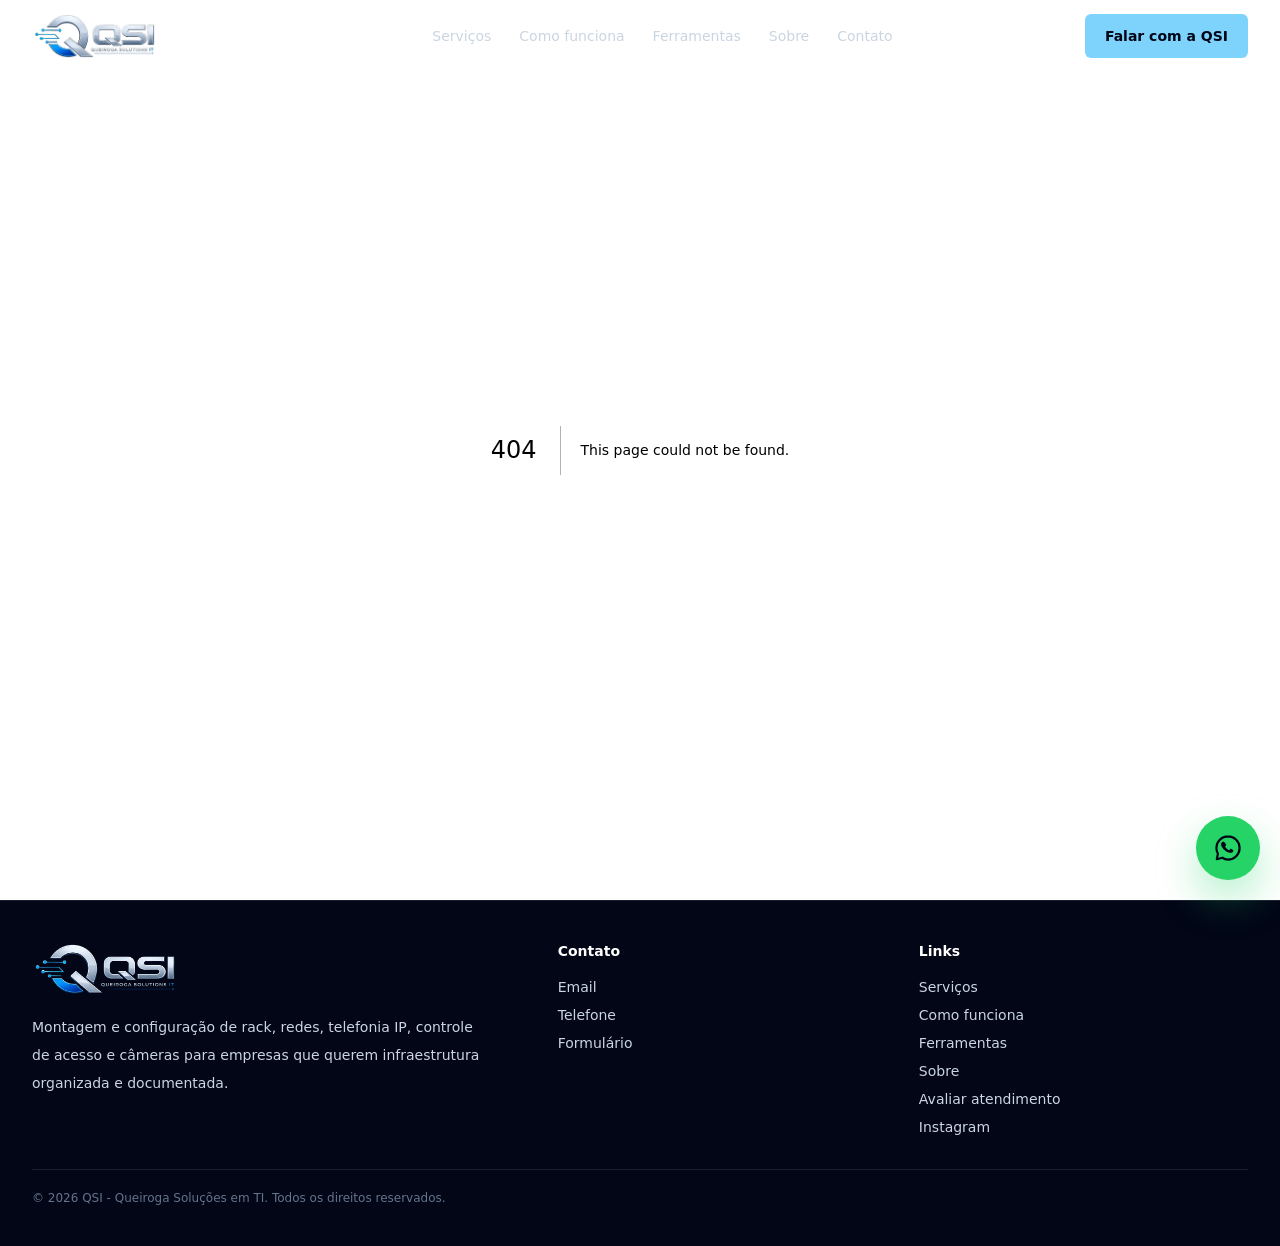
<file: 404/index.html>
<!DOCTYPE html><!--pJ_8nzzSTksvWDo6ZgwT9--><html lang="pt-BR"><head><meta charSet="utf-8"/><meta name="viewport" content="width=device-width, initial-scale=1"/><link rel="preload" as="image" href="/assets/qsi-logo-transparent.webp"/><link rel="stylesheet" href="/_next/static/css/52a47025838978fd.css" data-precedence="next"/><link rel="preload" as="script" fetchPriority="low" href="/_next/static/chunks/webpack-4380396aec3b6cf0.js"/><script src="/_next/static/chunks/012f69b2-169bed509576dd48.js" async=""></script><script src="/_next/static/chunks/40-041700828706b6f8.js" async=""></script><script src="/_next/static/chunks/main-app-6236810d8918847a.js" async=""></script><script src="/_next/static/chunks/659-0f838036c9bcc469.js" async=""></script><script src="/_next/static/chunks/app/layout-0b3f3701444faee6.js" async=""></script><script src="/_next/static/chunks/435-65545be0f8436f5b.js" async=""></script><script src="/_next/static/chunks/app/page-661c210e06c0be6c.js" async=""></script><meta name="robots" content="noindex"/><title>404: This page could not be found.</title><meta name="theme-color" content="#020617"/><title>QSI - Queiroga Soluções em TI</title><meta name="description" content="Montagem de rack e cabeamento, switches, Wi-Fi, VLANs e servidores — mais telefonia IP, controle de acesso e câmeras. Infraestrutura organizada e configurada para funcionar."/><meta name="author" content="QSI - Queiroga Soluções em TI"/><meta name="keywords" content="Montagem de rack,Cabeamento estruturado,Infraestrutura de rede,Mikrotik,Ubiquiti,Switch gerenciável,VLAN,Wi-Fi corporativo,Configuração de servidores,Windows Server,Hyper-V,Telefonia IP,VoIP,Issabel,Avaya,Controle de acesso,Hikvision,Intelbras,Control iD,CFTV,Câmeras IP,NVR,Sala de reunião,Videoconferência,Poly,Belo Horizonte,Minas Gerais"/><meta name="creator" content="QSI - Queiroga Soluções em TI"/><meta name="publisher" content="QSI - Queiroga Soluções em TI"/><meta name="robots" content="index, follow"/><meta name="googlebot" content="index, follow, max-image-preview:large, max-snippet:-1"/><link rel="canonical" href="https://queirogasolution.com.br/"/><meta property="og:title" content="QSI - Queiroga Soluções em TI"/><meta property="og:description" content="Organização prática de rack e cabeamento, redes, switches, Wi-Fi, VLANs e servidores — e também telefonia IP, controle de acesso e câmeras."/><meta property="og:url" content="https://queirogasolution.com.br/"/><meta property="og:site_name" content="QSI - Queiroga Soluções em TI"/><meta property="og:locale" content="pt_BR"/><meta property="og:image" content="https://queirogasolution.com.br/assets/qsi-og.jpg"/><meta property="og:image:width" content="1200"/><meta property="og:image:height" content="630"/><meta property="og:image:alt" content="QSI - infraestrutura de rede, telefonia e câmeras"/><meta property="og:type" content="website"/><meta name="twitter:card" content="summary_large_image"/><meta name="twitter:title" content="QSI - Queiroga Soluções em TI"/><meta name="twitter:description" content="Montagem e configuração de rack, cabeamento, redes, Wi-Fi e servidores, sem gambiarra."/><meta name="twitter:image" content="https://queirogasolution.com.br/assets/qsi-og.jpg"/><link rel="icon" href="/favicon.ico" type="image/x-icon" sizes="16x16"/><link rel="icon" href="/icon.png?e62e3575fc99ab15" type="image/png" sizes="192x192"/><link rel="apple-touch-icon" href="/apple-icon.png?1be4ec331b343004" type="image/png" sizes="180x180"/><script src="/_next/static/chunks/polyfills-42372ed130431b0a.js" noModule=""></script></head><body><div hidden=""><!--$--><!--/$--></div><header class="fixed inset-x-0 top-0 z-50 border-b border-white/10 bg-slate-950/92 backdrop-blur-xl"><div class="mx-auto flex h-[72px] max-w-[1600px] items-center justify-between gap-4 px-5 lg:px-8"><a href="/" class="flex shrink-0 items-center" aria-label="QSI - página inicial"><img alt="QSI - Queiroga Soluções em TI" width="260" height="100" decoding="async" data-nimg="1" class="h-10 w-36 object-contain object-left sm:h-11 sm:w-40 lg:h-12 lg:w-52" style="color:transparent" src="/assets/qsi-logo-transparent.webp"/></a><nav class="hidden items-center gap-4 md:flex lg:gap-7"><a href="/servicos/" class="whitespace-nowrap text-sm font-medium text-slate-300 transition hover:text-white">Serviços</a><a href="/como-funciona/" class="whitespace-nowrap text-sm font-medium text-slate-300 transition hover:text-white">Como funciona</a><a href="/ferramentas/" class="whitespace-nowrap text-sm font-medium text-slate-300 transition hover:text-white">Ferramentas</a><a href="/sobre/" class="whitespace-nowrap text-sm font-medium text-slate-300 transition hover:text-white">Sobre</a><a href="/contato/" class="whitespace-nowrap text-sm font-medium text-slate-300 transition hover:text-white">Contato</a></nav><a href="/contato/" class="hidden shrink-0 whitespace-nowrap rounded-md bg-sky-300 px-4 py-2.5 text-sm font-semibold text-slate-950 transition hover:bg-white md:inline-flex lg:px-5 lg:py-3">Falar com a QSI</a><button type="button" class="rounded-md border border-white/15 px-4 py-2 text-sm font-semibold text-white md:hidden" aria-expanded="false">Menu</button></div></header><div style="font-family:system-ui,&quot;Segoe UI&quot;,Roboto,Helvetica,Arial,sans-serif,&quot;Apple Color Emoji&quot;,&quot;Segoe UI Emoji&quot;;height:100vh;text-align:center;display:flex;flex-direction:column;align-items:center;justify-content:center"><div><style>body{color:#000;background:#fff;margin:0}.next-error-h1{border-right:1px solid rgba(0,0,0,.3)}@media (prefers-color-scheme:dark){body{color:#fff;background:#000}.next-error-h1{border-right:1px solid rgba(255,255,255,.3)}}</style><h1 class="next-error-h1" style="display:inline-block;margin:0 20px 0 0;padding:0 23px 0 0;font-size:24px;font-weight:500;vertical-align:top;line-height:49px">404</h1><div style="display:inline-block"><h2 style="font-size:14px;font-weight:400;line-height:49px;margin:0">This page could not be found.</h2></div></div></div><!--$--><!--/$--><footer class="border-t border-white/10 bg-slate-950 px-5 py-10 lg:px-8"><div class="mx-auto grid max-w-[1600px] gap-8 text-sm text-slate-300 lg:grid-cols-[1.2fr_0.8fr_0.8fr]"><div><img alt="QSI - Queiroga Soluções em TI" loading="lazy" width="260" height="100" decoding="async" data-nimg="1" class="h-14 w-48 object-contain object-left" style="color:transparent" src="/assets/qsi-logo-transparent.webp"/><p class="mt-4 max-w-md leading-7">Montagem e configuração de rack, redes, telefonia IP, controle de acesso e câmeras para empresas que querem infraestrutura organizada e documentada.</p></div><div><p class="font-semibold text-white">Contato</p><div class="mt-4 grid gap-2"><a href="mailto:victorqueiroga.qsi@gmail.com">Email</a><a href="tel:+5531975276704">Telefone</a><a href="/contato/">Formulário</a></div></div><div><p class="font-semibold text-white">Links</p><div class="mt-4 grid gap-2"><a href="/servicos/">Serviços</a><a href="/como-funciona/">Como funciona</a><a href="/ferramentas/">Ferramentas</a><a href="/sobre/">Sobre</a><a href="/avaliacao/">Avaliar atendimento</a><a href="https://www.instagram.com/queiroga_solutions_it?igsh=ZDJmYmFrMWUxdTM=" target="_blank" rel="noreferrer">Instagram</a></div></div></div><div class="mx-auto mt-8 max-w-[1600px] border-t border-white/10 pt-5 text-xs text-slate-500">© 2026 QSI - Queiroga Soluções em TI. Todos os direitos reservados.</div></footer><button type="button" data-qsi-whatsapp-popup="true" aria-label="Abrir WhatsApp da QSI" class="fixed bottom-5 right-5 z-40 inline-flex h-16 w-16 items-center justify-center rounded-full bg-[#25D366] text-slate-950 shadow-[0_18px_40px_rgba(37,211,102,0.35)] transition hover:-translate-y-0.5 hover:scale-105 hover:bg-[#2de374]" aria-expanded="false"><svg viewBox="0 0 32 32" aria-hidden="true" class="h-8 w-8" fill="none" xmlns="http://www.w3.org/2000/svg"><path d="M16 4.4C9.6 4.4 4.4 9.6 4.4 16c0 2.08.55 4.03 1.51 5.72L4.8 27.2l5.62-1.48A11.47 11.47 0 0 0 16 27.6c6.4 0 11.6-5.2 11.6-11.6S22.4 4.4 16 4.4Z" stroke="currentColor" stroke-width="2.2" stroke-linejoin="round"></path><path d="M12.2 10.25c-.25-.55-.45-.57-.69-.58h-.58c-.2 0-.52.07-.8.37-.27.3-1.04 1.02-1.04 2.48s1.07 2.88 1.22 3.08c.15.2 2.08 3.31 5.12 4.51 2.54 1 3.06.8 3.61.75.55-.05 1.78-.73 2.03-1.43.25-.7.25-1.31.17-1.43-.07-.12-.27-.2-.57-.35l-1.68-.82c-.25-.1-.45-.15-.62.15-.17.3-.72.92-.87 1.1-.15.2-.32.22-.6.08-.27-.13-1.17-.43-2.23-1.37-.82-.73-1.38-1.65-1.53-1.92-.15-.3-.02-.45.13-.6.13-.13.3-.35.45-.52.15-.17.2-.3.3-.5.1-.2.05-.37-.02-.52l-.82-1.98Z" fill="currentColor"></path></svg></button><script src="/_next/static/chunks/webpack-4380396aec3b6cf0.js" id="_R_" async=""></script><script>(self.__next_f=self.__next_f||[]).push([0])</script><script>self.__next_f.push([1,"1:\"$Sreact.fragment\"\n2:I[6668,[\"659\",\"static/chunks/659-0f838036c9bcc469.js\",\"177\",\"static/chunks/app/layout-0b3f3701444faee6.js\"],\"Header\"]\n3:I[687,[],\"\"]\n4:I[9392,[],\"\"]\n5:I[1659,[\"659\",\"static/chunks/659-0f838036c9bcc469.js\",\"435\",\"static/chunks/435-65545be0f8436f5b.js\",\"974\",\"static/chunks/app/page-661c210e06c0be6c.js\"],\"Image\"]\n6:I[704,[\"659\",\"static/chunks/659-0f838036c9bcc469.js\",\"177\",\"static/chunks/app/layout-0b3f3701444faee6.js\"],\"ContactController\"]\n7:I[4342,[],\"OutletBoundary\"]\n9:I[1227,[],\"AsyncMetadataOutlet\"]\nb:I[4342,[],\"ViewportBoundary\"]\nd:I[4342,[],\"MetadataBoundary\"]\ne:\"$Sreact.suspense\"\n10:I[8389,[],\"\"]\n:HL[\"/_next/static/css/52a47025838978fd.css\",\"style\"]\n"])</script><script>self.__next_f.push([1,"0:{\"P\":null,\"b\":\"pJ-8nzzSTksvWDo6ZgwT9\",\"p\":\"\",\"c\":[\"\",\"_not-found\",\"\"],\"i\":false,\"f\":[[[\"\",{\"children\":[\"/_not-found\",{\"children\":[\"__PAGE__\",{}]}]},\"$undefined\",\"$undefined\",true],[\"\",[\"$\",\"$1\",\"c\",{\"children\":[[[\"$\",\"link\",\"0\",{\"rel\":\"stylesheet\",\"href\":\"/_next/static/css/52a47025838978fd.css\",\"precedence\":\"next\",\"crossOrigin\":\"$undefined\",\"nonce\":\"$undefined\"}]],[\"$\",\"html\",null,{\"lang\":\"pt-BR\",\"children\":[\"$\",\"body\",null,{\"children\":[[\"$\",\"$L2\",null,{}],[\"$\",\"$L3\",null,{\"parallelRouterKey\":\"children\",\"error\":\"$undefined\",\"errorStyles\":\"$undefined\",\"errorScripts\":\"$undefined\",\"template\":[\"$\",\"$L4\",null,{}],\"templateStyles\":\"$undefined\",\"templateScripts\":\"$undefined\",\"notFound\":\"$undefined\",\"forbidden\":\"$undefined\",\"unauthorized\":\"$undefined\"}],[\"$\",\"footer\",null,{\"className\":\"border-t border-white/10 bg-slate-950 px-5 py-10 lg:px-8\",\"children\":[[\"$\",\"div\",null,{\"className\":\"mx-auto grid max-w-[1600px] gap-8 text-sm text-slate-300 lg:grid-cols-[1.2fr_0.8fr_0.8fr]\",\"children\":[[\"$\",\"div\",null,{\"children\":[[\"$\",\"$L5\",null,{\"src\":\"/assets/qsi-logo-transparent.webp\",\"alt\":\"QSI - Queiroga Soluções em TI\",\"width\":260,\"height\":100,\"className\":\"h-14 w-48 object-contain object-left\"}],[\"$\",\"p\",null,{\"className\":\"mt-4 max-w-md leading-7\",\"children\":\"Montagem e configuração de rack, redes, telefonia IP, controle de acesso e câmeras para empresas que querem infraestrutura organizada e documentada.\"}]]}],[\"$\",\"div\",null,{\"children\":[[\"$\",\"p\",null,{\"className\":\"font-semibold text-white\",\"children\":\"Contato\"}],[\"$\",\"div\",null,{\"className\":\"mt-4 grid gap-2\",\"children\":[[\"$\",\"a\",null,{\"href\":\"mailto:victorqueiroga.qsi@gmail.com\",\"children\":\"Email\"}],[\"$\",\"a\",null,{\"href\":\"tel:+5531975276704\",\"children\":\"Telefone\"}],[\"$\",\"a\",null,{\"href\":\"/contato/\",\"children\":\"Formulário\"}]]}]]}],[\"$\",\"div\",null,{\"children\":[[\"$\",\"p\",null,{\"className\":\"font-semibold text-white\",\"children\":\"Links\"}],[\"$\",\"div\",null,{\"className\":\"mt-4 grid gap-2\",\"children\":[[\"$\",\"a\",null,{\"href\":\"/servicos/\",\"children\":\"Serviços\"}],[\"$\",\"a\",null,{\"href\":\"/como-funciona/\",\"children\":\"Como funciona\"}],[\"$\",\"a\",null,{\"href\":\"/ferramentas/\",\"children\":\"Ferramentas\"}],[\"$\",\"a\",null,{\"href\":\"/sobre/\",\"children\":\"Sobre\"}],[\"$\",\"a\",null,{\"href\":\"/avaliacao/\",\"children\":\"Avaliar atendimento\"}],[\"$\",\"a\",null,{\"href\":\"https://www.instagram.com/queiroga_solutions_it?igsh=ZDJmYmFrMWUxdTM=\",\"target\":\"_blank\",\"rel\":\"noreferrer\",\"children\":\"Instagram\"}]]}]]}]]}],[\"$\",\"div\",null,{\"className\":\"mx-auto mt-8 max-w-[1600px] border-t border-white/10 pt-5 text-xs text-slate-500\",\"children\":\"© 2026 QSI - Queiroga Soluções em TI. Todos os direitos reservados.\"}]]}],[\"$\",\"$L6\",null,{}]]}]}]]}],{\"children\":[\"/_not-found\",[\"$\",\"$1\",\"c\",{\"children\":[null,[\"$\",\"$L3\",null,{\"parallelRouterKey\":\"children\",\"error\":\"$undefined\",\"errorStyles\":\"$undefined\",\"errorScripts\":\"$undefined\",\"template\":[\"$\",\"$L4\",null,{}],\"templateStyles\":\"$undefined\",\"templateScripts\":\"$undefined\",\"notFound\":\"$undefined\",\"forbidden\":\"$undefined\",\"unauthorized\":\"$undefined\"}]]}],{\"children\":[\"__PAGE__\",[\"$\",\"$1\",\"c\",{\"children\":[[[\"$\",\"title\",null,{\"children\":\"404: This page could not be found.\"}],[\"$\",\"div\",null,{\"style\":{\"fontFamily\":\"system-ui,\\\"Segoe UI\\\",Roboto,Helvetica,Arial,sans-serif,\\\"Apple Color Emoji\\\",\\\"Segoe UI Emoji\\\"\",\"height\":\"100vh\",\"textAlign\":\"center\",\"display\":\"flex\",\"flexDirection\":\"column\",\"alignItems\":\"center\",\"justifyContent\":\"center\"},\"children\":[\"$\",\"div\",null,{\"children\":[[\"$\",\"style\",null,{\"dangerouslySetInnerHTML\":{\"__html\":\"body{color:#000;background:#fff;margin:0}.next-error-h1{border-right:1px solid rgba(0,0,0,.3)}@media (prefers-color-scheme:dark){body{color:#fff;background:#000}.next-error-h1{border-right:1px solid rgba(255,255,255,.3)}}\"}}],[\"$\",\"h1\",null,{\"className\":\"next-error-h1\",\"style\":{\"display\":\"inline-block\",\"margin\":\"0 20px 0 0\",\"padding\":\"0 23px 0 0\",\"fontSize\":24,\"fontWeight\":500,\"verticalAlign\":\"top\",\"lineHeight\":\"49px\"},\"children\":404}],[\"$\",\"div\",null,{\"style\":{\"display\":\"inline-block\"},\"children\":[\"$\",\"h2\",null,{\"style\":{\"fontSize\":14,\"fontWeight\":400,\"lineHeight\":\"49px\",\"margin\":0},\"children\":\"This page could not be found.\"}]}]]}]}]],null,[\"$\",\"$L7\",null,{\"children\":[\"$L8\",[\"$\",\"$L9\",null,{\"promise\":\"$@a\"}]]}]]}],{},null,false]},null,false]},null,false],[\"$\",\"$1\",\"h\",{\"children\":[[\"$\",\"meta\",null,{\"name\":\"robots\",\"content\":\"noindex\"}],[[\"$\",\"$Lb\",null,{\"children\":\"$Lc\"}],null],[\"$\",\"$Ld\",null,{\"children\":[\"$\",\"div\",null,{\"hidden\":true,\"children\":[\"$\",\"$e\",null,{\"fallback\":null,\"children\":\"$Lf\"}]}]}]]}],false]],\"m\":\"$undefined\",\"G\":[\"$10\",[]],\"s\":false,\"S\":true}\n"])</script><script>self.__next_f.push([1,"c:[[\"$\",\"meta\",\"0\",{\"charSet\":\"utf-8\"}],[\"$\",\"meta\",\"1\",{\"name\":\"viewport\",\"content\":\"width=device-width, initial-scale=1\"}],[\"$\",\"meta\",\"2\",{\"name\":\"theme-color\",\"content\":\"#020617\"}]]\n8:null\n"])</script><script>self.__next_f.push([1,"11:I[1603,[],\"IconMark\"]\n"])</script><script>self.__next_f.push([1,"a:{\"metadata\":[[\"$\",\"title\",\"0\",{\"children\":\"QSI - Queiroga Soluções em TI\"}],[\"$\",\"meta\",\"1\",{\"name\":\"description\",\"content\":\"Montagem de rack e cabeamento, switches, Wi-Fi, VLANs e servidores — mais telefonia IP, controle de acesso e câmeras. Infraestrutura organizada e configurada para funcionar.\"}],[\"$\",\"meta\",\"2\",{\"name\":\"author\",\"content\":\"QSI - Queiroga Soluções em TI\"}],[\"$\",\"meta\",\"3\",{\"name\":\"keywords\",\"content\":\"Montagem de rack,Cabeamento estruturado,Infraestrutura de rede,Mikrotik,Ubiquiti,Switch gerenciável,VLAN,Wi-Fi corporativo,Configuração de servidores,Windows Server,Hyper-V,Telefonia IP,VoIP,Issabel,Avaya,Controle de acesso,Hikvision,Intelbras,Control iD,CFTV,Câmeras IP,NVR,Sala de reunião,Videoconferência,Poly,Belo Horizonte,Minas Gerais\"}],[\"$\",\"meta\",\"4\",{\"name\":\"creator\",\"content\":\"QSI - Queiroga Soluções em TI\"}],[\"$\",\"meta\",\"5\",{\"name\":\"publisher\",\"content\":\"QSI - Queiroga Soluções em TI\"}],[\"$\",\"meta\",\"6\",{\"name\":\"robots\",\"content\":\"index, follow\"}],[\"$\",\"meta\",\"7\",{\"name\":\"googlebot\",\"content\":\"index, follow, max-image-preview:large, max-snippet:-1\"}],[\"$\",\"link\",\"8\",{\"rel\":\"canonical\",\"href\":\"https://queirogasolution.com.br/\"}],[\"$\",\"meta\",\"9\",{\"property\":\"og:title\",\"content\":\"QSI - Queiroga Soluções em TI\"}],[\"$\",\"meta\",\"10\",{\"property\":\"og:description\",\"content\":\"Organização prática de rack e cabeamento, redes, switches, Wi-Fi, VLANs e servidores — e também telefonia IP, controle de acesso e câmeras.\"}],[\"$\",\"meta\",\"11\",{\"property\":\"og:url\",\"content\":\"https://queirogasolution.com.br/\"}],[\"$\",\"meta\",\"12\",{\"property\":\"og:site_name\",\"content\":\"QSI - Queiroga Soluções em TI\"}],[\"$\",\"meta\",\"13\",{\"property\":\"og:locale\",\"content\":\"pt_BR\"}],[\"$\",\"meta\",\"14\",{\"property\":\"og:image\",\"content\":\"https://queirogasolution.com.br/assets/qsi-og.jpg\"}],[\"$\",\"meta\",\"15\",{\"property\":\"og:image:width\",\"content\":\"1200\"}],[\"$\",\"meta\",\"16\",{\"property\":\"og:image:height\",\"content\":\"630\"}],[\"$\",\"meta\",\"17\",{\"property\":\"og:image:alt\",\"content\":\"QSI - infraestrutura de rede, telefonia e câmeras\"}],[\"$\",\"meta\",\"18\",{\"property\":\"og:type\",\"content\":\"website\"}],[\"$\",\"meta\",\"19\",{\"name\":\"twitter:card\",\"content\":\"summary_large_image\"}],[\"$\",\"meta\",\"20\",{\"name\":\"twitter:title\",\"content\":\"QSI - Queiroga Soluções em TI\"}],[\"$\",\"meta\",\"21\",{\"name\":\"twitter:description\",\"content\":\"Montagem e configuração de rack, cabeamento, redes, Wi-Fi e servidores, sem gambiarra.\"}],[\"$\",\"meta\",\"22\",{\"name\":\"twitter:image\",\"content\":\"https://queirogasolution.com.br/assets/qsi-og.jpg\"}],[\"$\",\"link\",\"23\",{\"rel\":\"icon\",\"href\":\"/favicon.ico\",\"type\":\"image/x-icon\",\"sizes\":\"16x16\"}],[\"$\",\"link\",\"24\",{\"rel\":\"icon\",\"href\":\"/icon.png?e62e3575fc99ab15\",\"type\":\"image/png\",\"sizes\":\"192x192\"}],[\"$\",\"link\",\"25\",{\"rel\":\"apple-touch-icon\",\"href\":\"/apple-icon.png?1be4ec331b343004\",\"type\":\"image/png\",\"sizes\":\"180x180\"}],[\"$\",\"$L11\",\"26\",{}]],\"error\":null,\"digest\":\"$undefined\"}\n"])</script><script>self.__next_f.push([1,"f:\"$a:metadata\"\n"])</script></body></html>
</file>
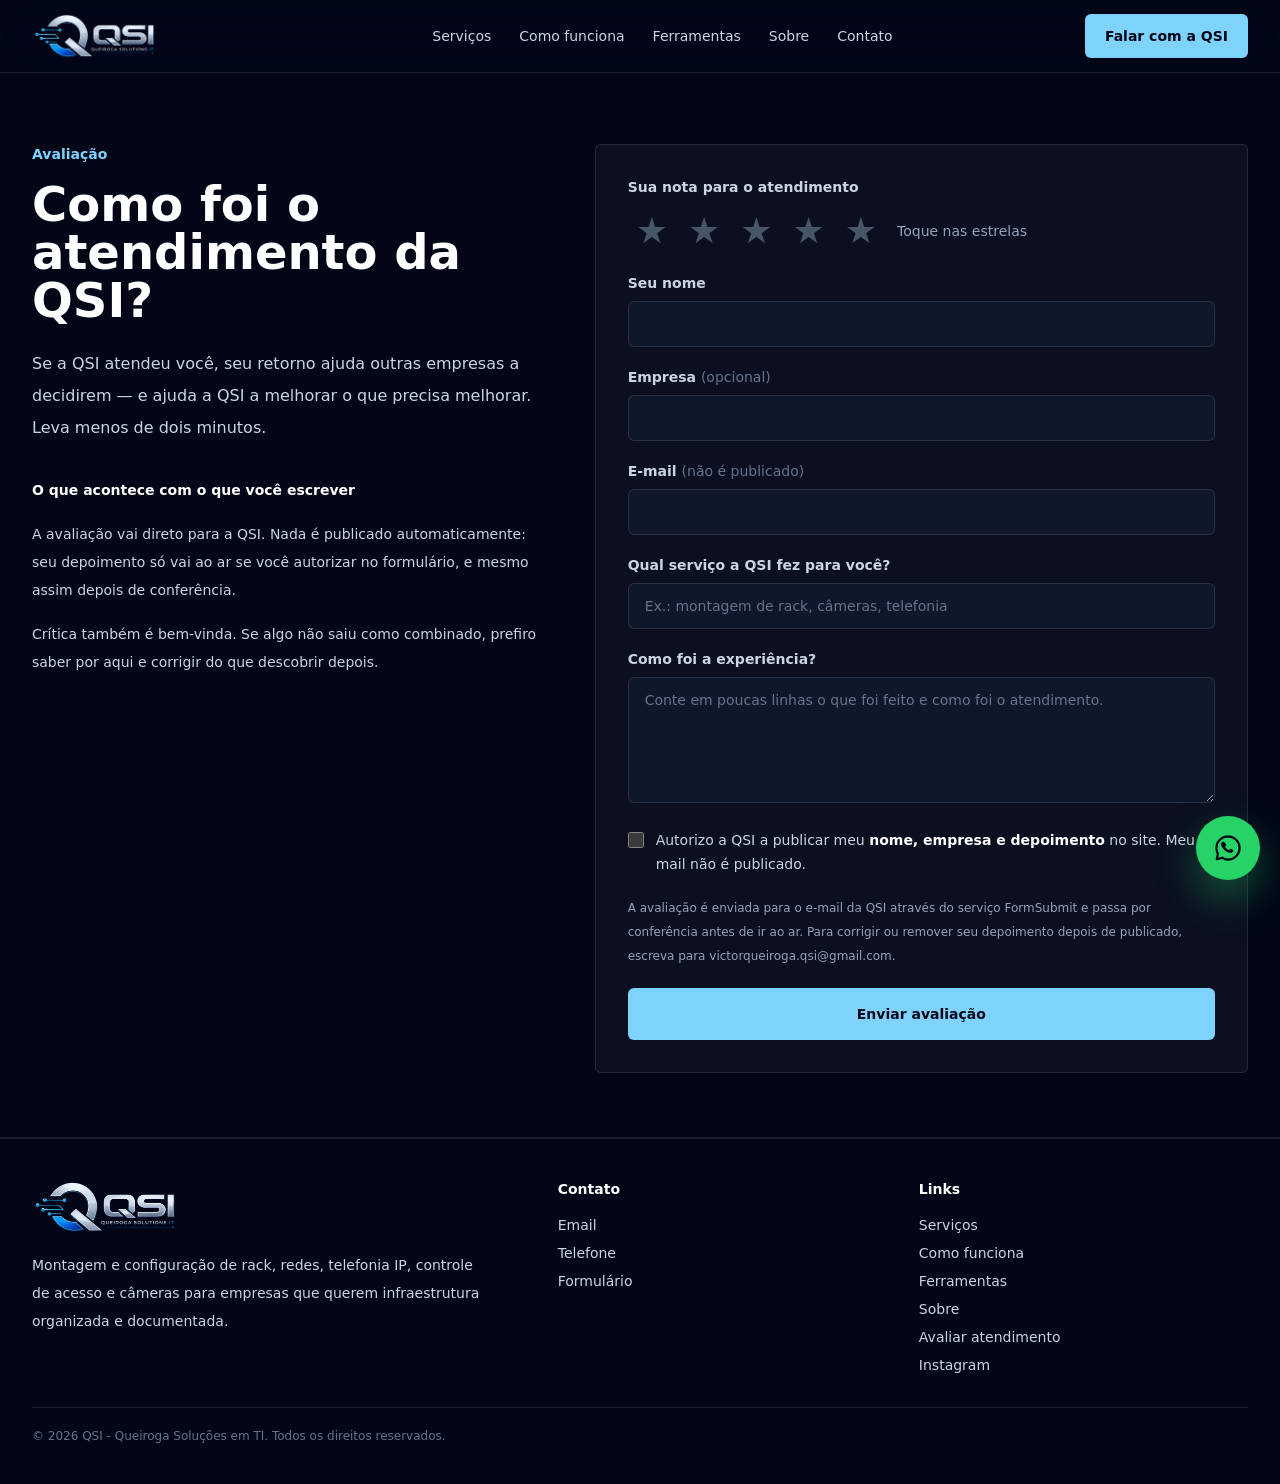
<file: avaliacao/index.html>
<!DOCTYPE html><!--pJ_8nzzSTksvWDo6ZgwT9--><html lang="pt-BR"><head><meta charSet="utf-8"/><meta name="viewport" content="width=device-width, initial-scale=1"/><link rel="preload" as="image" href="/assets/qsi-logo-transparent.webp"/><link rel="stylesheet" href="/_next/static/css/52a47025838978fd.css" data-precedence="next"/><link rel="preload" as="script" fetchPriority="low" href="/_next/static/chunks/webpack-4380396aec3b6cf0.js"/><script src="/_next/static/chunks/012f69b2-169bed509576dd48.js" async=""></script><script src="/_next/static/chunks/40-041700828706b6f8.js" async=""></script><script src="/_next/static/chunks/main-app-6236810d8918847a.js" async=""></script><script src="/_next/static/chunks/659-0f838036c9bcc469.js" async=""></script><script src="/_next/static/chunks/app/layout-0b3f3701444faee6.js" async=""></script><script src="/_next/static/chunks/435-65545be0f8436f5b.js" async=""></script><script src="/_next/static/chunks/app/page-661c210e06c0be6c.js" async=""></script><script src="/_next/static/chunks/app/avaliacao/page-6a065503496cb7a0.js" async=""></script><meta name="theme-color" content="#020617"/><title>Avaliar atendimento | QSI</title><meta name="description" content="Deixe sua avaliação sobre o atendimento da QSI - Queiroga Soluções em TI."/><meta name="author" content="QSI - Queiroga Soluções em TI"/><meta name="keywords" content="Montagem de rack,Cabeamento estruturado,Infraestrutura de rede,Mikrotik,Ubiquiti,Switch gerenciável,VLAN,Wi-Fi corporativo,Configuração de servidores,Windows Server,Hyper-V,Telefonia IP,VoIP,Issabel,Avaya,Controle de acesso,Hikvision,Intelbras,Control iD,CFTV,Câmeras IP,NVR,Sala de reunião,Videoconferência,Poly,Belo Horizonte,Minas Gerais"/><meta name="creator" content="QSI - Queiroga Soluções em TI"/><meta name="publisher" content="QSI - Queiroga Soluções em TI"/><meta name="robots" content="noindex, follow"/><link rel="canonical" href="https://queirogasolution.com.br/avaliacao/"/><meta property="og:title" content="Avaliar atendimento | QSI"/><meta property="og:description" content="Deixe sua avaliação sobre o atendimento da QSI - Queiroga Soluções em TI."/><meta property="og:url" content="https://queirogasolution.com.br/avaliacao/"/><meta property="og:site_name" content="QSI - Queiroga Soluções em TI"/><meta property="og:locale" content="pt_BR"/><meta property="og:image" content="https://queirogasolution.com.br/assets/qsi-og.jpg"/><meta property="og:image:width" content="1200"/><meta property="og:image:height" content="630"/><meta property="og:image:alt" content="QSI - infraestrutura de rede, telefonia e câmeras"/><meta property="og:type" content="website"/><meta name="twitter:card" content="summary_large_image"/><meta name="twitter:title" content="QSI - Queiroga Soluções em TI"/><meta name="twitter:description" content="Montagem e configuração de rack, cabeamento, redes, Wi-Fi e servidores, sem gambiarra."/><meta name="twitter:image" content="https://queirogasolution.com.br/assets/qsi-og.jpg"/><link rel="icon" href="/favicon.ico" type="image/x-icon" sizes="16x16"/><link rel="icon" href="/icon.png?e62e3575fc99ab15" type="image/png" sizes="192x192"/><link rel="apple-touch-icon" href="/apple-icon.png?1be4ec331b343004" type="image/png" sizes="180x180"/><script src="/_next/static/chunks/polyfills-42372ed130431b0a.js" noModule=""></script></head><body><div hidden=""><!--$--><!--/$--></div><header class="fixed inset-x-0 top-0 z-50 border-b border-white/10 bg-slate-950/92 backdrop-blur-xl"><div class="mx-auto flex h-[72px] max-w-[1600px] items-center justify-between gap-4 px-5 lg:px-8"><a href="/" class="flex shrink-0 items-center" aria-label="QSI - página inicial"><img alt="QSI - Queiroga Soluções em TI" width="260" height="100" decoding="async" data-nimg="1" class="h-10 w-36 object-contain object-left sm:h-11 sm:w-40 lg:h-12 lg:w-52" style="color:transparent" src="/assets/qsi-logo-transparent.webp"/></a><nav class="hidden items-center gap-4 md:flex lg:gap-7"><a href="/servicos/" class="whitespace-nowrap text-sm font-medium text-slate-300 transition hover:text-white">Serviços</a><a href="/como-funciona/" class="whitespace-nowrap text-sm font-medium text-slate-300 transition hover:text-white">Como funciona</a><a href="/ferramentas/" class="whitespace-nowrap text-sm font-medium text-slate-300 transition hover:text-white">Ferramentas</a><a href="/sobre/" class="whitespace-nowrap text-sm font-medium text-slate-300 transition hover:text-white">Sobre</a><a href="/contato/" class="whitespace-nowrap text-sm font-medium text-slate-300 transition hover:text-white">Contato</a></nav><a href="/contato/" class="hidden shrink-0 whitespace-nowrap rounded-md bg-sky-300 px-4 py-2.5 text-sm font-semibold text-slate-950 transition hover:bg-white md:inline-flex lg:px-5 lg:py-3">Falar com a QSI</a><button type="button" class="rounded-md border border-white/15 px-4 py-2 text-sm font-semibold text-white md:hidden" aria-expanded="false">Menu</button></div></header><main class="bg-slate-950 pt-20 text-slate-100"><section class="border-b border-white/10 px-5 py-16 lg:px-8"><div class="mx-auto grid max-w-[1600px] gap-10 lg:grid-cols-[0.8fr_1fr]"><div><p class="mb-4 text-sm font-semibold text-sky-300">Avaliação</p><h1 class="max-w-3xl text-4xl font-semibold leading-tight text-white sm:text-5xl">Como foi o atendimento da QSI?</h1><p class="mt-6 max-w-2xl text-base leading-8 text-slate-300">Se a QSI atendeu você, seu retorno ajuda outras empresas a decidirem — e ajuda a QSI a melhorar o que precisa melhorar. Leva menos de dois minutos.</p><div class="mt-8 space-y-4 text-sm leading-7 text-slate-300"><p class="font-semibold text-white">O que acontece com o que você escrever</p><p>A avaliação vai direto para a QSI. Nada é publicado automaticamente: seu depoimento só vai ao ar se você autorizar no formulário, e mesmo assim depois de conferência.</p><p>Crítica também é bem-vinda. Se algo não saiu como combinado, prefiro saber por aqui e corrigir do que descobrir depois.</p></div></div><form class="grid gap-5 rounded-md border border-white/10 bg-white/[0.04] p-6 sm:p-8"><input type="hidden" name="_subject" value="Nova avaliação pelo site da QSI"/><input type="hidden" name="_template" value="table"/><input type="hidden" name="_captcha" value="false"/><input type="text" tabindex="-1" autoComplete="off" class="hidden" name="_honey"/><input type="hidden" name="nota" value=""/><fieldset><legend class="text-sm font-semibold text-slate-300">Sua nota para o atendimento</legend><div class="mt-3 flex flex-wrap items-center gap-x-3 gap-y-2"><div class="flex items-center gap-1"><button type="button" aria-label="1 estrela" aria-pressed="false" class="rounded px-2 py-1 text-4xl leading-none transition text-slate-600 hover:text-amber-200">★</button><button type="button" aria-label="2 estrelas" aria-pressed="false" class="rounded px-2 py-1 text-4xl leading-none transition text-slate-600 hover:text-amber-200">★</button><button type="button" aria-label="3 estrelas" aria-pressed="false" class="rounded px-2 py-1 text-4xl leading-none transition text-slate-600 hover:text-amber-200">★</button><button type="button" aria-label="4 estrelas" aria-pressed="false" class="rounded px-2 py-1 text-4xl leading-none transition text-slate-600 hover:text-amber-200">★</button><button type="button" aria-label="5 estrelas" aria-pressed="false" class="rounded px-2 py-1 text-4xl leading-none transition text-slate-600 hover:text-amber-200">★</button></div><span class="text-sm text-slate-400">Toque nas estrelas</span></div></fieldset><label class="block text-sm font-semibold text-slate-300">Seu nome<input required="" maxLength="120" autoComplete="name" class="mt-2 w-full rounded-md border border-white/10 bg-slate-900 px-4 py-3 text-sm font-normal text-white outline-none transition focus:border-sky-300" name="nome"/></label><label class="block text-sm font-semibold text-slate-300">Empresa <span class="font-normal text-slate-500">(opcional)</span><input maxLength="120" autoComplete="organization" class="mt-2 w-full rounded-md border border-white/10 bg-slate-900 px-4 py-3 text-sm font-normal text-white outline-none transition focus:border-sky-300" name="empresa"/></label><label class="block text-sm font-semibold text-slate-300">E-mail <span class="font-normal text-slate-500">(não é publicado)</span><input type="email" required="" maxLength="150" autoComplete="email" class="mt-2 w-full rounded-md border border-white/10 bg-slate-900 px-4 py-3 text-sm font-normal text-white outline-none transition focus:border-sky-300" name="email"/></label><label class="block text-sm font-semibold text-slate-300">Qual serviço a QSI fez para você?<input required="" maxLength="150" placeholder="Ex.: montagem de rack, câmeras, telefonia" class="mt-2 w-full rounded-md border border-white/10 bg-slate-900 px-4 py-3 text-sm font-normal text-white outline-none transition placeholder:text-slate-500 focus:border-sky-300" name="servico"/></label><label class="block text-sm font-semibold text-slate-300">Como foi a experiência?<textarea name="depoimento" rows="5" required="" maxLength="1200" placeholder="Conte em poucas linhas o que foi feito e como foi o atendimento." class="mt-2 w-full resize-y rounded-md border border-white/10 bg-slate-900 px-4 py-3 text-sm font-normal text-white outline-none transition placeholder:text-slate-500 focus:border-sky-300"></textarea></label><label class="flex gap-3 text-sm leading-6 text-slate-300"><input type="checkbox" required="" class="mt-1 h-4 w-4 shrink-0 accent-sky-300" name="autorizacao" value="Autorizo a publicação do meu nome, empresa e depoimento no site da QSI"/><span>Autorizo a QSI a publicar meu <strong class="font-semibold text-white">nome, empresa e depoimento</strong> no site. Meu e-mail não é publicado.</span></label><p class="text-xs leading-6 text-slate-400">A avaliação é enviada para o e-mail da QSI através do serviço FormSubmit e passa por conferência antes de ir ao ar. Para corrigir ou remover seu depoimento depois de publicado, escreva para <!-- -->victorqueiroga.qsi@gmail.com<!-- -->.</p><button class="rounded-md bg-sky-300 px-6 py-4 text-sm font-semibold text-slate-950 transition hover:bg-white disabled:cursor-wait disabled:opacity-70">Enviar avaliação</button></form></div></section></main><!--$--><!--/$--><footer class="border-t border-white/10 bg-slate-950 px-5 py-10 lg:px-8"><div class="mx-auto grid max-w-[1600px] gap-8 text-sm text-slate-300 lg:grid-cols-[1.2fr_0.8fr_0.8fr]"><div><img alt="QSI - Queiroga Soluções em TI" loading="lazy" width="260" height="100" decoding="async" data-nimg="1" class="h-14 w-48 object-contain object-left" style="color:transparent" src="/assets/qsi-logo-transparent.webp"/><p class="mt-4 max-w-md leading-7">Montagem e configuração de rack, redes, telefonia IP, controle de acesso e câmeras para empresas que querem infraestrutura organizada e documentada.</p></div><div><p class="font-semibold text-white">Contato</p><div class="mt-4 grid gap-2"><a href="mailto:victorqueiroga.qsi@gmail.com">Email</a><a href="tel:+5531975276704">Telefone</a><a href="/contato/">Formulário</a></div></div><div><p class="font-semibold text-white">Links</p><div class="mt-4 grid gap-2"><a href="/servicos/">Serviços</a><a href="/como-funciona/">Como funciona</a><a href="/ferramentas/">Ferramentas</a><a href="/sobre/">Sobre</a><a href="/avaliacao/">Avaliar atendimento</a><a href="https://www.instagram.com/queiroga_solutions_it?igsh=ZDJmYmFrMWUxdTM=" target="_blank" rel="noreferrer">Instagram</a></div></div></div><div class="mx-auto mt-8 max-w-[1600px] border-t border-white/10 pt-5 text-xs text-slate-500">© 2026 QSI - Queiroga Soluções em TI. Todos os direitos reservados.</div></footer><button type="button" data-qsi-whatsapp-popup="true" aria-label="Abrir WhatsApp da QSI" class="fixed bottom-5 right-5 z-40 inline-flex h-16 w-16 items-center justify-center rounded-full bg-[#25D366] text-slate-950 shadow-[0_18px_40px_rgba(37,211,102,0.35)] transition hover:-translate-y-0.5 hover:scale-105 hover:bg-[#2de374]" aria-expanded="false"><svg viewBox="0 0 32 32" aria-hidden="true" class="h-8 w-8" fill="none" xmlns="http://www.w3.org/2000/svg"><path d="M16 4.4C9.6 4.4 4.4 9.6 4.4 16c0 2.08.55 4.03 1.51 5.72L4.8 27.2l5.62-1.48A11.47 11.47 0 0 0 16 27.6c6.4 0 11.6-5.2 11.6-11.6S22.4 4.4 16 4.4Z" stroke="currentColor" stroke-width="2.2" stroke-linejoin="round"></path><path d="M12.2 10.25c-.25-.55-.45-.57-.69-.58h-.58c-.2 0-.52.07-.8.37-.27.3-1.04 1.02-1.04 2.48s1.07 2.88 1.22 3.08c.15.2 2.08 3.31 5.12 4.51 2.54 1 3.06.8 3.61.75.55-.05 1.78-.73 2.03-1.43.25-.7.25-1.31.17-1.43-.07-.12-.27-.2-.57-.35l-1.68-.82c-.25-.1-.45-.15-.62.15-.17.3-.72.92-.87 1.1-.15.2-.32.22-.6.08-.27-.13-1.17-.43-2.23-1.37-.82-.73-1.38-1.65-1.53-1.92-.15-.3-.02-.45.13-.6.13-.13.3-.35.45-.52.15-.17.2-.3.3-.5.1-.2.05-.37-.02-.52l-.82-1.98Z" fill="currentColor"></path></svg></button><script src="/_next/static/chunks/webpack-4380396aec3b6cf0.js" id="_R_" async=""></script><script>(self.__next_f=self.__next_f||[]).push([0])</script><script>self.__next_f.push([1,"1:\"$Sreact.fragment\"\n2:I[6668,[\"659\",\"static/chunks/659-0f838036c9bcc469.js\",\"177\",\"static/chunks/app/layout-0b3f3701444faee6.js\"],\"Header\"]\n3:I[687,[],\"\"]\n4:I[9392,[],\"\"]\n5:I[1659,[\"659\",\"static/chunks/659-0f838036c9bcc469.js\",\"435\",\"static/chunks/435-65545be0f8436f5b.js\",\"974\",\"static/chunks/app/page-661c210e06c0be6c.js\"],\"Image\"]\n6:I[704,[\"659\",\"static/chunks/659-0f838036c9bcc469.js\",\"177\",\"static/chunks/app/layout-0b3f3701444faee6.js\"],\"ContactController\"]\nb:I[8389,[],\"\"]\n:HL[\"/_next/static/css/52a47025838978fd.css\",\"style\"]\n"])</script><script>self.__next_f.push([1,"0:{\"P\":null,\"b\":\"pJ-8nzzSTksvWDo6ZgwT9\",\"p\":\"\",\"c\":[\"\",\"avaliacao\",\"\"],\"i\":false,\"f\":[[[\"\",{\"children\":[\"avaliacao\",{\"children\":[\"__PAGE__\",{}]}]},\"$undefined\",\"$undefined\",true],[\"\",[\"$\",\"$1\",\"c\",{\"children\":[[[\"$\",\"link\",\"0\",{\"rel\":\"stylesheet\",\"href\":\"/_next/static/css/52a47025838978fd.css\",\"precedence\":\"next\",\"crossOrigin\":\"$undefined\",\"nonce\":\"$undefined\"}]],[\"$\",\"html\",null,{\"lang\":\"pt-BR\",\"children\":[\"$\",\"body\",null,{\"children\":[[\"$\",\"$L2\",null,{}],[\"$\",\"$L3\",null,{\"parallelRouterKey\":\"children\",\"error\":\"$undefined\",\"errorStyles\":\"$undefined\",\"errorScripts\":\"$undefined\",\"template\":[\"$\",\"$L4\",null,{}],\"templateStyles\":\"$undefined\",\"templateScripts\":\"$undefined\",\"notFound\":[[[\"$\",\"title\",null,{\"children\":\"404: This page could not be found.\"}],[\"$\",\"div\",null,{\"style\":{\"fontFamily\":\"system-ui,\\\"Segoe UI\\\",Roboto,Helvetica,Arial,sans-serif,\\\"Apple Color Emoji\\\",\\\"Segoe UI Emoji\\\"\",\"height\":\"100vh\",\"textAlign\":\"center\",\"display\":\"flex\",\"flexDirection\":\"column\",\"alignItems\":\"center\",\"justifyContent\":\"center\"},\"children\":[\"$\",\"div\",null,{\"children\":[[\"$\",\"style\",null,{\"dangerouslySetInnerHTML\":{\"__html\":\"body{color:#000;background:#fff;margin:0}.next-error-h1{border-right:1px solid rgba(0,0,0,.3)}@media (prefers-color-scheme:dark){body{color:#fff;background:#000}.next-error-h1{border-right:1px solid rgba(255,255,255,.3)}}\"}}],[\"$\",\"h1\",null,{\"className\":\"next-error-h1\",\"style\":{\"display\":\"inline-block\",\"margin\":\"0 20px 0 0\",\"padding\":\"0 23px 0 0\",\"fontSize\":24,\"fontWeight\":500,\"verticalAlign\":\"top\",\"lineHeight\":\"49px\"},\"children\":404}],[\"$\",\"div\",null,{\"style\":{\"display\":\"inline-block\"},\"children\":[\"$\",\"h2\",null,{\"style\":{\"fontSize\":14,\"fontWeight\":400,\"lineHeight\":\"49px\",\"margin\":0},\"children\":\"This page could not be found.\"}]}]]}]}]],[]],\"forbidden\":\"$undefined\",\"unauthorized\":\"$undefined\"}],[\"$\",\"footer\",null,{\"className\":\"border-t border-white/10 bg-slate-950 px-5 py-10 lg:px-8\",\"children\":[[\"$\",\"div\",null,{\"className\":\"mx-auto grid max-w-[1600px] gap-8 text-sm text-slate-300 lg:grid-cols-[1.2fr_0.8fr_0.8fr]\",\"children\":[[\"$\",\"div\",null,{\"children\":[[\"$\",\"$L5\",null,{\"src\":\"/assets/qsi-logo-transparent.webp\",\"alt\":\"QSI - Queiroga Soluções em TI\",\"width\":260,\"height\":100,\"className\":\"h-14 w-48 object-contain object-left\"}],[\"$\",\"p\",null,{\"className\":\"mt-4 max-w-md leading-7\",\"children\":\"Montagem e configuração de rack, redes, telefonia IP, controle de acesso e câmeras para empresas que querem infraestrutura organizada e documentada.\"}]]}],[\"$\",\"div\",null,{\"children\":[[\"$\",\"p\",null,{\"className\":\"font-semibold text-white\",\"children\":\"Contato\"}],[\"$\",\"div\",null,{\"className\":\"mt-4 grid gap-2\",\"children\":[[\"$\",\"a\",null,{\"href\":\"mailto:victorqueiroga.qsi@gmail.com\",\"children\":\"Email\"}],[\"$\",\"a\",null,{\"href\":\"tel:+5531975276704\",\"children\":\"Telefone\"}],[\"$\",\"a\",null,{\"href\":\"/contato/\",\"children\":\"Formulário\"}]]}]]}],[\"$\",\"div\",null,{\"children\":[[\"$\",\"p\",null,{\"className\":\"font-semibold text-white\",\"children\":\"Links\"}],[\"$\",\"div\",null,{\"className\":\"mt-4 grid gap-2\",\"children\":[[\"$\",\"a\",null,{\"href\":\"/servicos/\",\"children\":\"Serviços\"}],[\"$\",\"a\",null,{\"href\":\"/como-funciona/\",\"children\":\"Como funciona\"}],[\"$\",\"a\",null,{\"href\":\"/ferramentas/\",\"children\":\"Ferramentas\"}],[\"$\",\"a\",null,{\"href\":\"/sobre/\",\"children\":\"Sobre\"}],[\"$\",\"a\",null,{\"href\":\"/avaliacao/\",\"children\":\"Avaliar atendimento\"}],[\"$\",\"a\",null,{\"href\":\"https://www.instagram.com/queiroga_solutions_it?igsh=ZDJmYmFrMWUxdTM=\",\"target\":\"_blank\",\"rel\":\"noreferrer\",\"children\":\"Instagram\"}]]}]]}]]}],[\"$\",\"div\",null,{\"className\":\"mx-auto mt-8 max-w-[1600px] border-t border-white/10 pt-5 text-xs text-slate-500\",\"children\":\"© 2026 QSI - Queiroga Soluções em TI. Todos os direitos reservados.\"}]]}],[\"$\",\"$L6\",null,{}]]}]}]]}],{\"children\":[\"avaliacao\",[\"$\",\"$1\",\"c\",{\"children\":[null,[\"$\",\"$L3\",null,{\"parallelRouterKey\":\"children\",\"error\":\"$undefined\",\"errorStyles\":\"$undefined\",\"errorScripts\":\"$undefined\",\"template\":[\"$\",\"$L4\",null,{}],\"templateStyles\":\"$undefined\",\"templateScripts\":\"$undefined\",\"notFound\":\"$undefined\",\"forbidden\":\"$undefined\",\"unauthorized\":\"$undefined\"}]]}],{\"children\":[\"__PAGE__\",[\"$\",\"$1\",\"c\",{\"children\":[[\"$\",\"main\",null,{\"className\":\"bg-slate-950 pt-20 text-slate-100\",\"children\":[\"$\",\"section\",null,{\"className\":\"border-b border-white/10 px-5 py-16 lg:px-8\",\"children\":[\"$\",\"div\",null,{\"className\":\"mx-auto grid max-w-[1600px] gap-10 lg:grid-cols-[0.8fr_1fr]\",\"children\":[[\"$\",\"div\",null,{\"children\":[[\"$\",\"p\",null,{\"className\":\"mb-4 text-sm font-semibold text-sky-300\",\"children\":\"Avaliação\"}],[\"$\",\"h1\",null,{\"className\":\"max-w-3xl text-4xl font-semibold leading-tight text-white sm:text-5xl\",\"children\":\"Como foi o atendimento da QSI?\"}],[\"$\",\"p\",null,{\"className\":\"mt-6 max-w-2xl text-base leading-8 text-slate-300\",\"children\":\"Se a QSI atendeu você, seu retorno ajuda outras empresas a decidirem — e ajuda a QSI a melhorar o que precisa melhorar. Leva menos de dois minutos.\"}],\"$L7\"]}],\"$L8\"]}]}]}],null,\"$L9\"]}],{},null,false]},null,false]},null,false],\"$La\",false]],\"m\":\"$undefined\",\"G\":[\"$b\",[]],\"s\":false,\"S\":true}\n"])</script><script>self.__next_f.push([1,"c:I[9614,[\"56\",\"static/chunks/app/avaliacao/page-6a065503496cb7a0.js\"],\"ReviewForm\"]\nd:I[4342,[],\"OutletBoundary\"]\nf:I[1227,[],\"AsyncMetadataOutlet\"]\n11:I[4342,[],\"ViewportBoundary\"]\n13:I[4342,[],\"MetadataBoundary\"]\n14:\"$Sreact.suspense\"\n7:[\"$\",\"div\",null,{\"className\":\"mt-8 space-y-4 text-sm leading-7 text-slate-300\",\"children\":[[\"$\",\"p\",null,{\"className\":\"font-semibold text-white\",\"children\":\"O que acontece com o que você escrever\"}],[\"$\",\"p\",null,{\"children\":\"A avaliação vai direto para a QSI. Nada é publicado automaticamente: seu depoimento só vai ao ar se você autorizar no formulário, e mesmo assim depois de conferência.\"}],[\"$\",\"p\",null,{\"children\":\"Crítica também é bem-vinda. Se algo não saiu como combinado, prefiro saber por aqui e corrigir do que descobrir depois.\"}]]}]\n8:[\"$\",\"$Lc\",null,{}]\n9:[\"$\",\"$Ld\",null,{\"children\":[\"$Le\",[\"$\",\"$Lf\",null,{\"promise\":\"$@10\"}]]}]\na:[\"$\",\"$1\",\"h\",{\"children\":[null,[[\"$\",\"$L11\",null,{\"children\":\"$L12\"}],null],[\"$\",\"$L13\",null,{\"children\":[\"$\",\"div\",null,{\"hidden\":true,\"children\":[\"$\",\"$14\",null,{\"fallback\":null,\"children\":\"$L15\"}]}]}]]}]\n"])</script><script>self.__next_f.push([1,"12:[[\"$\",\"meta\",\"0\",{\"charSet\":\"utf-8\"}],[\"$\",\"meta\",\"1\",{\"name\":\"viewport\",\"content\":\"width=device-width, initial-scale=1\"}],[\"$\",\"meta\",\"2\",{\"name\":\"theme-color\",\"content\":\"#020617\"}]]\ne:null\n"])</script><script>self.__next_f.push([1,"16:I[1603,[],\"IconMark\"]\n"])</script><script>self.__next_f.push([1,"10:{\"metadata\":[[\"$\",\"title\",\"0\",{\"children\":\"Avaliar atendimento | QSI\"}],[\"$\",\"meta\",\"1\",{\"name\":\"description\",\"content\":\"Deixe sua avaliação sobre o atendimento da QSI - Queiroga Soluções em TI.\"}],[\"$\",\"meta\",\"2\",{\"name\":\"author\",\"content\":\"QSI - Queiroga Soluções em TI\"}],[\"$\",\"meta\",\"3\",{\"name\":\"keywords\",\"content\":\"Montagem de rack,Cabeamento estruturado,Infraestrutura de rede,Mikrotik,Ubiquiti,Switch gerenciável,VLAN,Wi-Fi corporativo,Configuração de servidores,Windows Server,Hyper-V,Telefonia IP,VoIP,Issabel,Avaya,Controle de acesso,Hikvision,Intelbras,Control iD,CFTV,Câmeras IP,NVR,Sala de reunião,Videoconferência,Poly,Belo Horizonte,Minas Gerais\"}],[\"$\",\"meta\",\"4\",{\"name\":\"creator\",\"content\":\"QSI - Queiroga Soluções em TI\"}],[\"$\",\"meta\",\"5\",{\"name\":\"publisher\",\"content\":\"QSI - Queiroga Soluções em TI\"}],[\"$\",\"meta\",\"6\",{\"name\":\"robots\",\"content\":\"noindex, follow\"}],[\"$\",\"link\",\"7\",{\"rel\":\"canonical\",\"href\":\"https://queirogasolution.com.br/avaliacao/\"}],[\"$\",\"meta\",\"8\",{\"property\":\"og:title\",\"content\":\"Avaliar atendimento | QSI\"}],[\"$\",\"meta\",\"9\",{\"property\":\"og:description\",\"content\":\"Deixe sua avaliação sobre o atendimento da QSI - Queiroga Soluções em TI.\"}],[\"$\",\"meta\",\"10\",{\"property\":\"og:url\",\"content\":\"https://queirogasolution.com.br/avaliacao/\"}],[\"$\",\"meta\",\"11\",{\"property\":\"og:site_name\",\"content\":\"QSI - Queiroga Soluções em TI\"}],[\"$\",\"meta\",\"12\",{\"property\":\"og:locale\",\"content\":\"pt_BR\"}],[\"$\",\"meta\",\"13\",{\"property\":\"og:image\",\"content\":\"https://queirogasolution.com.br/assets/qsi-og.jpg\"}],[\"$\",\"meta\",\"14\",{\"property\":\"og:image:width\",\"content\":\"1200\"}],[\"$\",\"meta\",\"15\",{\"property\":\"og:image:height\",\"content\":\"630\"}],[\"$\",\"meta\",\"16\",{\"property\":\"og:image:alt\",\"content\":\"QSI - infraestrutura de rede, telefonia e câmeras\"}],[\"$\",\"meta\",\"17\",{\"property\":\"og:type\",\"content\":\"website\"}],[\"$\",\"meta\",\"18\",{\"name\":\"twitter:card\",\"content\":\"summary_large_image\"}],[\"$\",\"meta\",\"19\",{\"name\":\"twitter:title\",\"content\":\"QSI - Queiroga Soluções em TI\"}],[\"$\",\"meta\",\"20\",{\"name\":\"twitter:description\",\"content\":\"Montagem e configuração de rack, cabeamento, redes, Wi-Fi e servidores, sem gambiarra.\"}],[\"$\",\"meta\",\"21\",{\"name\":\"twitter:image\",\"content\":\"https://queirogasolution.com.br/assets/qsi-og.jpg\"}],[\"$\",\"link\",\"22\",{\"rel\":\"icon\",\"href\":\"/favicon.ico\",\"type\":\"image/x-icon\",\"sizes\":\"16x16\"}],[\"$\",\"link\",\"23\",{\"rel\":\"icon\",\"href\":\"/icon.png?e62e3575fc99ab15\",\"type\":\"image/png\",\"sizes\":\"192x192\"}],[\"$\",\"link\",\"24\",{\"rel\":\"apple-touch-icon\",\"href\":\"/apple-icon.png?1be4ec331b343004\",\"type\":\"image/png\",\"sizes\":\"180x180\"}],[\"$\",\"$L16\",\"25\",{}]],\"error\":null,\"digest\":\"$undefined\"}\n"])</script><script>self.__next_f.push([1,"15:\"$10:metadata\"\n"])</script></body></html>
</file>
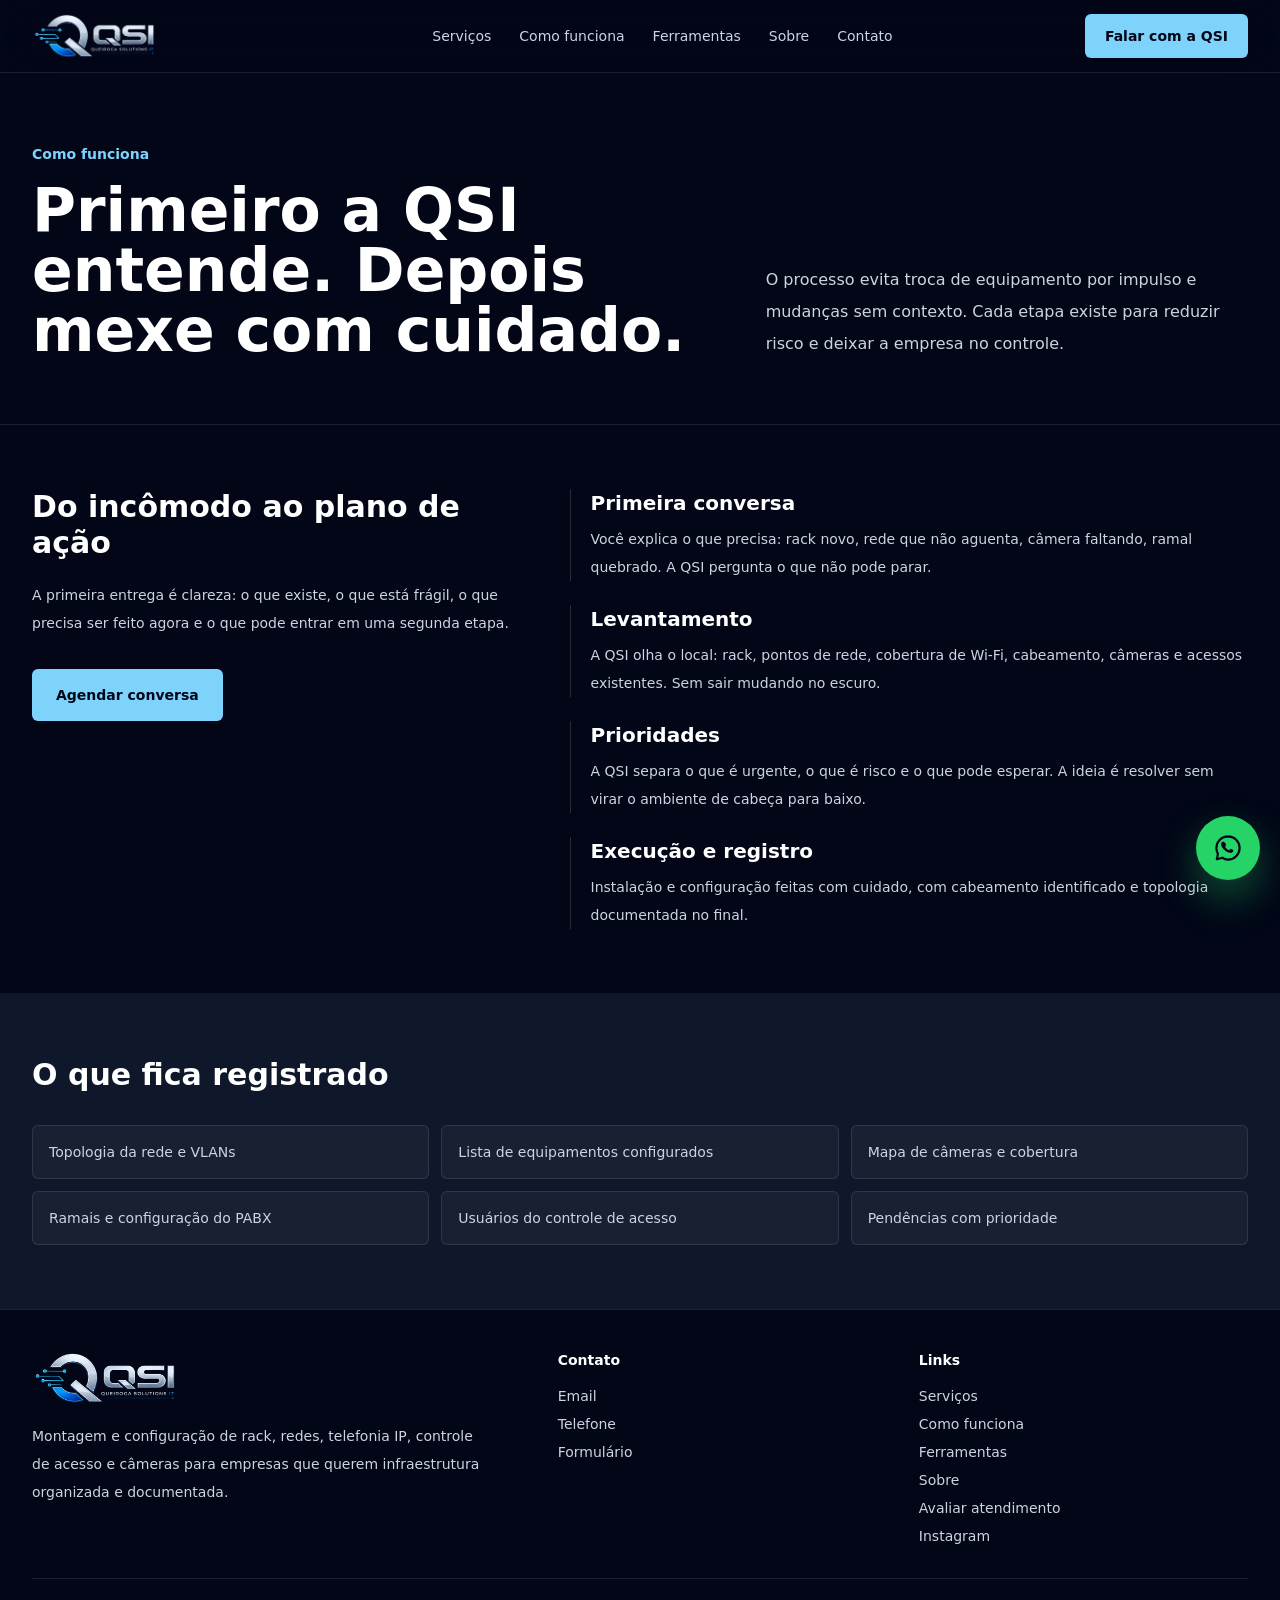
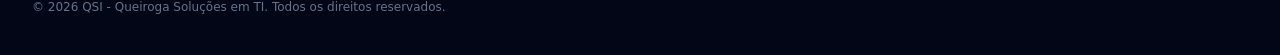
<file: como-funciona/index.html>
<!DOCTYPE html><!--pJ_8nzzSTksvWDo6ZgwT9--><html lang="pt-BR"><head><meta charSet="utf-8"/><meta name="viewport" content="width=device-width, initial-scale=1"/><link rel="preload" as="image" href="/assets/qsi-logo-transparent.webp"/><link rel="stylesheet" href="/_next/static/css/52a47025838978fd.css" data-precedence="next"/><link rel="preload" as="script" fetchPriority="low" href="/_next/static/chunks/webpack-4380396aec3b6cf0.js"/><script src="/_next/static/chunks/012f69b2-169bed509576dd48.js" async=""></script><script src="/_next/static/chunks/40-041700828706b6f8.js" async=""></script><script src="/_next/static/chunks/main-app-6236810d8918847a.js" async=""></script><script src="/_next/static/chunks/659-0f838036c9bcc469.js" async=""></script><script src="/_next/static/chunks/app/layout-0b3f3701444faee6.js" async=""></script><script src="/_next/static/chunks/435-65545be0f8436f5b.js" async=""></script><script src="/_next/static/chunks/app/page-661c210e06c0be6c.js" async=""></script><script src="/_next/static/chunks/846-dc5301c6cb1cf586.js" async=""></script><script src="/_next/static/chunks/app/como-funciona/page-2de01b0f46aacb69.js" async=""></script><meta name="theme-color" content="#020617"/><title>Como funciona | QSI</title><meta name="description" content="Como a QSI levanta, prioriza, executa e documenta melhorias em ambientes de TI."/><meta name="author" content="QSI - Queiroga Soluções em TI"/><meta name="keywords" content="Montagem de rack,Cabeamento estruturado,Infraestrutura de rede,Mikrotik,Ubiquiti,Switch gerenciável,VLAN,Wi-Fi corporativo,Configuração de servidores,Windows Server,Hyper-V,Telefonia IP,VoIP,Issabel,Avaya,Controle de acesso,Hikvision,Intelbras,Control iD,CFTV,Câmeras IP,NVR,Sala de reunião,Videoconferência,Poly,Belo Horizonte,Minas Gerais"/><meta name="creator" content="QSI - Queiroga Soluções em TI"/><meta name="publisher" content="QSI - Queiroga Soluções em TI"/><meta name="robots" content="index, follow"/><meta name="googlebot" content="index, follow, max-image-preview:large, max-snippet:-1"/><link rel="canonical" href="https://queirogasolution.com.br/como-funciona/"/><meta property="og:title" content="Como funciona | QSI"/><meta property="og:description" content="Como a QSI levanta, prioriza, executa e documenta melhorias em ambientes de TI."/><meta property="og:url" content="https://queirogasolution.com.br/como-funciona/"/><meta property="og:site_name" content="QSI - Queiroga Soluções em TI"/><meta property="og:locale" content="pt_BR"/><meta property="og:image" content="https://queirogasolution.com.br/assets/qsi-og.jpg"/><meta property="og:image:width" content="1200"/><meta property="og:image:height" content="630"/><meta property="og:image:alt" content="QSI - infraestrutura de rede, telefonia e câmeras"/><meta property="og:type" content="website"/><meta name="twitter:card" content="summary_large_image"/><meta name="twitter:title" content="QSI - Queiroga Soluções em TI"/><meta name="twitter:description" content="Montagem e configuração de rack, cabeamento, redes, Wi-Fi e servidores, sem gambiarra."/><meta name="twitter:image" content="https://queirogasolution.com.br/assets/qsi-og.jpg"/><link rel="icon" href="/favicon.ico" type="image/x-icon" sizes="16x16"/><link rel="icon" href="/icon.png?e62e3575fc99ab15" type="image/png" sizes="192x192"/><link rel="apple-touch-icon" href="/apple-icon.png?1be4ec331b343004" type="image/png" sizes="180x180"/><script src="/_next/static/chunks/polyfills-42372ed130431b0a.js" noModule=""></script></head><body><div hidden=""><!--$--><!--/$--></div><header class="fixed inset-x-0 top-0 z-50 border-b border-white/10 bg-slate-950/92 backdrop-blur-xl"><div class="mx-auto flex h-[72px] max-w-[1600px] items-center justify-between gap-4 px-5 lg:px-8"><a href="/" class="flex shrink-0 items-center" aria-label="QSI - página inicial"><img alt="QSI - Queiroga Soluções em TI" width="260" height="100" decoding="async" data-nimg="1" class="h-10 w-36 object-contain object-left sm:h-11 sm:w-40 lg:h-12 lg:w-52" style="color:transparent" src="/assets/qsi-logo-transparent.webp"/></a><nav class="hidden items-center gap-4 md:flex lg:gap-7"><a href="/servicos/" class="whitespace-nowrap text-sm font-medium text-slate-300 transition hover:text-white">Serviços</a><a href="/como-funciona/" class="whitespace-nowrap text-sm font-medium text-slate-300 transition hover:text-white">Como funciona</a><a href="/ferramentas/" class="whitespace-nowrap text-sm font-medium text-slate-300 transition hover:text-white">Ferramentas</a><a href="/sobre/" class="whitespace-nowrap text-sm font-medium text-slate-300 transition hover:text-white">Sobre</a><a href="/contato/" class="whitespace-nowrap text-sm font-medium text-slate-300 transition hover:text-white">Contato</a></nav><a href="/contato/" class="hidden shrink-0 whitespace-nowrap rounded-md bg-sky-300 px-4 py-2.5 text-sm font-semibold text-slate-950 transition hover:bg-white md:inline-flex lg:px-5 lg:py-3">Falar com a QSI</a><button type="button" class="rounded-md border border-white/15 px-4 py-2 text-sm font-semibold text-white md:hidden" aria-expanded="false">Menu</button></div></header><main class="bg-slate-950 pt-20 text-slate-100"><section class="border-b border-white/10 px-5 py-16 lg:px-8"><div class="mx-auto grid max-w-[1600px] gap-8 lg:grid-cols-[0.8fr_0.55fr] lg:items-end"><div><p class="mb-4 text-sm font-semibold text-sky-300">Como funciona</p><h1 class="max-w-4xl text-4xl font-semibold leading-tight text-white sm:text-6xl">Primeiro a QSI entende. Depois mexe com cuidado.</h1></div><p class="text-base leading-8 text-slate-300">O processo evita troca de equipamento por impulso e mudanças sem contexto. Cada etapa existe para reduzir risco e deixar a empresa no controle.</p></div></section><section class="mx-auto grid max-w-[1600px] gap-10 px-5 py-16 lg:grid-cols-[0.55fr_0.75fr] lg:px-8"><div><h2 class="text-3xl font-semibold text-white">Do incômodo ao plano de ação</h2><p class="mt-5 text-sm leading-7 text-slate-300">A primeira entrega é clareza: o que existe, o que está frágil, o que precisa ser feito agora e o que pode entrar em uma segunda etapa.</p><a class="mt-8 inline-flex rounded-md bg-sky-300 px-6 py-4 text-sm font-semibold text-slate-950 transition hover:bg-white" href="/contato/">Agendar conversa</a></div><div class="grid gap-6"><article class="border-l border-white/15 pl-5"><h2 class="text-xl font-semibold text-white">Primeira conversa</h2><p class="mt-2 text-sm leading-7 text-slate-300">Você explica o que precisa: rack novo, rede que não aguenta, câmera faltando, ramal quebrado. A QSI pergunta o que não pode parar.</p></article><article class="border-l border-white/15 pl-5"><h2 class="text-xl font-semibold text-white">Levantamento</h2><p class="mt-2 text-sm leading-7 text-slate-300">A QSI olha o local: rack, pontos de rede, cobertura de Wi-Fi, cabeamento, câmeras e acessos existentes. Sem sair mudando no escuro.</p></article><article class="border-l border-white/15 pl-5"><h2 class="text-xl font-semibold text-white">Prioridades</h2><p class="mt-2 text-sm leading-7 text-slate-300">A QSI separa o que é urgente, o que é risco e o que pode esperar. A ideia é resolver sem virar o ambiente de cabeça para baixo.</p></article><article class="border-l border-white/15 pl-5"><h2 class="text-xl font-semibold text-white">Execução e registro</h2><p class="mt-2 text-sm leading-7 text-slate-300">Instalação e configuração feitas com cuidado, com cabeamento identificado e topologia documentada no final.</p></article></div></section><section class="bg-slate-900 px-5 py-16 lg:px-8"><div class="mx-auto max-w-[1600px]"><h2 class="text-3xl font-semibold text-white">O que fica registrado</h2><div class="mt-8 grid gap-3 sm:grid-cols-2 lg:grid-cols-3"><div class="rounded-md border border-white/10 bg-white/[0.04] px-4 py-4 text-sm text-slate-300">Topologia da rede e VLANs</div><div class="rounded-md border border-white/10 bg-white/[0.04] px-4 py-4 text-sm text-slate-300">Lista de equipamentos configurados</div><div class="rounded-md border border-white/10 bg-white/[0.04] px-4 py-4 text-sm text-slate-300">Mapa de câmeras e cobertura</div><div class="rounded-md border border-white/10 bg-white/[0.04] px-4 py-4 text-sm text-slate-300">Ramais e configuração do PABX</div><div class="rounded-md border border-white/10 bg-white/[0.04] px-4 py-4 text-sm text-slate-300">Usuários do controle de acesso</div><div class="rounded-md border border-white/10 bg-white/[0.04] px-4 py-4 text-sm text-slate-300">Pendências com prioridade</div></div></div></section></main><!--$--><!--/$--><footer class="border-t border-white/10 bg-slate-950 px-5 py-10 lg:px-8"><div class="mx-auto grid max-w-[1600px] gap-8 text-sm text-slate-300 lg:grid-cols-[1.2fr_0.8fr_0.8fr]"><div><img alt="QSI - Queiroga Soluções em TI" loading="lazy" width="260" height="100" decoding="async" data-nimg="1" class="h-14 w-48 object-contain object-left" style="color:transparent" src="/assets/qsi-logo-transparent.webp"/><p class="mt-4 max-w-md leading-7">Montagem e configuração de rack, redes, telefonia IP, controle de acesso e câmeras para empresas que querem infraestrutura organizada e documentada.</p></div><div><p class="font-semibold text-white">Contato</p><div class="mt-4 grid gap-2"><a href="mailto:victorqueiroga.qsi@gmail.com">Email</a><a href="tel:+5531975276704">Telefone</a><a href="/contato/">Formulário</a></div></div><div><p class="font-semibold text-white">Links</p><div class="mt-4 grid gap-2"><a href="/servicos/">Serviços</a><a href="/como-funciona/">Como funciona</a><a href="/ferramentas/">Ferramentas</a><a href="/sobre/">Sobre</a><a href="/avaliacao/">Avaliar atendimento</a><a href="https://www.instagram.com/queiroga_solutions_it?igsh=ZDJmYmFrMWUxdTM=" target="_blank" rel="noreferrer">Instagram</a></div></div></div><div class="mx-auto mt-8 max-w-[1600px] border-t border-white/10 pt-5 text-xs text-slate-500">© 2026 QSI - Queiroga Soluções em TI. Todos os direitos reservados.</div></footer><button type="button" data-qsi-whatsapp-popup="true" aria-label="Abrir WhatsApp da QSI" class="fixed bottom-5 right-5 z-40 inline-flex h-16 w-16 items-center justify-center rounded-full bg-[#25D366] text-slate-950 shadow-[0_18px_40px_rgba(37,211,102,0.35)] transition hover:-translate-y-0.5 hover:scale-105 hover:bg-[#2de374]" aria-expanded="false"><svg viewBox="0 0 32 32" aria-hidden="true" class="h-8 w-8" fill="none" xmlns="http://www.w3.org/2000/svg"><path d="M16 4.4C9.6 4.4 4.4 9.6 4.4 16c0 2.08.55 4.03 1.51 5.72L4.8 27.2l5.62-1.48A11.47 11.47 0 0 0 16 27.6c6.4 0 11.6-5.2 11.6-11.6S22.4 4.4 16 4.4Z" stroke="currentColor" stroke-width="2.2" stroke-linejoin="round"></path><path d="M12.2 10.25c-.25-.55-.45-.57-.69-.58h-.58c-.2 0-.52.07-.8.37-.27.3-1.04 1.02-1.04 2.48s1.07 2.88 1.22 3.08c.15.2 2.08 3.31 5.12 4.51 2.54 1 3.06.8 3.61.75.55-.05 1.78-.73 2.03-1.43.25-.7.25-1.31.17-1.43-.07-.12-.27-.2-.57-.35l-1.68-.82c-.25-.1-.45-.15-.62.15-.17.3-.72.92-.87 1.1-.15.2-.32.22-.6.08-.27-.13-1.17-.43-2.23-1.37-.82-.73-1.38-1.65-1.53-1.92-.15-.3-.02-.45.13-.6.13-.13.3-.35.45-.52.15-.17.2-.3.3-.5.1-.2.05-.37-.02-.52l-.82-1.98Z" fill="currentColor"></path></svg></button><script src="/_next/static/chunks/webpack-4380396aec3b6cf0.js" id="_R_" async=""></script><script>(self.__next_f=self.__next_f||[]).push([0])</script><script>self.__next_f.push([1,"1:\"$Sreact.fragment\"\n2:I[6668,[\"659\",\"static/chunks/659-0f838036c9bcc469.js\",\"177\",\"static/chunks/app/layout-0b3f3701444faee6.js\"],\"Header\"]\n3:I[687,[],\"\"]\n4:I[9392,[],\"\"]\n5:I[1659,[\"659\",\"static/chunks/659-0f838036c9bcc469.js\",\"435\",\"static/chunks/435-65545be0f8436f5b.js\",\"974\",\"static/chunks/app/page-661c210e06c0be6c.js\"],\"Image\"]\n6:I[704,[\"659\",\"static/chunks/659-0f838036c9bcc469.js\",\"177\",\"static/chunks/app/layout-0b3f3701444faee6.js\"],\"ContactController\"]\nc:I[8389,[],\"\"]\n:HL[\"/_next/static/css/52a47025838978fd.css\",\"style\"]\n"])</script><script>self.__next_f.push([1,"0:{\"P\":null,\"b\":\"pJ-8nzzSTksvWDo6ZgwT9\",\"p\":\"\",\"c\":[\"\",\"como-funciona\",\"\"],\"i\":false,\"f\":[[[\"\",{\"children\":[\"como-funciona\",{\"children\":[\"__PAGE__\",{}]}]},\"$undefined\",\"$undefined\",true],[\"\",[\"$\",\"$1\",\"c\",{\"children\":[[[\"$\",\"link\",\"0\",{\"rel\":\"stylesheet\",\"href\":\"/_next/static/css/52a47025838978fd.css\",\"precedence\":\"next\",\"crossOrigin\":\"$undefined\",\"nonce\":\"$undefined\"}]],[\"$\",\"html\",null,{\"lang\":\"pt-BR\",\"children\":[\"$\",\"body\",null,{\"children\":[[\"$\",\"$L2\",null,{}],[\"$\",\"$L3\",null,{\"parallelRouterKey\":\"children\",\"error\":\"$undefined\",\"errorStyles\":\"$undefined\",\"errorScripts\":\"$undefined\",\"template\":[\"$\",\"$L4\",null,{}],\"templateStyles\":\"$undefined\",\"templateScripts\":\"$undefined\",\"notFound\":[[[\"$\",\"title\",null,{\"children\":\"404: This page could not be found.\"}],[\"$\",\"div\",null,{\"style\":{\"fontFamily\":\"system-ui,\\\"Segoe UI\\\",Roboto,Helvetica,Arial,sans-serif,\\\"Apple Color Emoji\\\",\\\"Segoe UI Emoji\\\"\",\"height\":\"100vh\",\"textAlign\":\"center\",\"display\":\"flex\",\"flexDirection\":\"column\",\"alignItems\":\"center\",\"justifyContent\":\"center\"},\"children\":[\"$\",\"div\",null,{\"children\":[[\"$\",\"style\",null,{\"dangerouslySetInnerHTML\":{\"__html\":\"body{color:#000;background:#fff;margin:0}.next-error-h1{border-right:1px solid rgba(0,0,0,.3)}@media (prefers-color-scheme:dark){body{color:#fff;background:#000}.next-error-h1{border-right:1px solid rgba(255,255,255,.3)}}\"}}],[\"$\",\"h1\",null,{\"className\":\"next-error-h1\",\"style\":{\"display\":\"inline-block\",\"margin\":\"0 20px 0 0\",\"padding\":\"0 23px 0 0\",\"fontSize\":24,\"fontWeight\":500,\"verticalAlign\":\"top\",\"lineHeight\":\"49px\"},\"children\":404}],[\"$\",\"div\",null,{\"style\":{\"display\":\"inline-block\"},\"children\":[\"$\",\"h2\",null,{\"style\":{\"fontSize\":14,\"fontWeight\":400,\"lineHeight\":\"49px\",\"margin\":0},\"children\":\"This page could not be found.\"}]}]]}]}]],[]],\"forbidden\":\"$undefined\",\"unauthorized\":\"$undefined\"}],[\"$\",\"footer\",null,{\"className\":\"border-t border-white/10 bg-slate-950 px-5 py-10 lg:px-8\",\"children\":[[\"$\",\"div\",null,{\"className\":\"mx-auto grid max-w-[1600px] gap-8 text-sm text-slate-300 lg:grid-cols-[1.2fr_0.8fr_0.8fr]\",\"children\":[[\"$\",\"div\",null,{\"children\":[[\"$\",\"$L5\",null,{\"src\":\"/assets/qsi-logo-transparent.webp\",\"alt\":\"QSI - Queiroga Soluções em TI\",\"width\":260,\"height\":100,\"className\":\"h-14 w-48 object-contain object-left\"}],[\"$\",\"p\",null,{\"className\":\"mt-4 max-w-md leading-7\",\"children\":\"Montagem e configuração de rack, redes, telefonia IP, controle de acesso e câmeras para empresas que querem infraestrutura organizada e documentada.\"}]]}],[\"$\",\"div\",null,{\"children\":[[\"$\",\"p\",null,{\"className\":\"font-semibold text-white\",\"children\":\"Contato\"}],[\"$\",\"div\",null,{\"className\":\"mt-4 grid gap-2\",\"children\":[[\"$\",\"a\",null,{\"href\":\"mailto:victorqueiroga.qsi@gmail.com\",\"children\":\"Email\"}],[\"$\",\"a\",null,{\"href\":\"tel:+5531975276704\",\"children\":\"Telefone\"}],[\"$\",\"a\",null,{\"href\":\"/contato/\",\"children\":\"Formulário\"}]]}]]}],[\"$\",\"div\",null,{\"children\":[[\"$\",\"p\",null,{\"className\":\"font-semibold text-white\",\"children\":\"Links\"}],[\"$\",\"div\",null,{\"className\":\"mt-4 grid gap-2\",\"children\":[[\"$\",\"a\",null,{\"href\":\"/servicos/\",\"children\":\"Serviços\"}],[\"$\",\"a\",null,{\"href\":\"/como-funciona/\",\"children\":\"Como funciona\"}],[\"$\",\"a\",null,{\"href\":\"/ferramentas/\",\"children\":\"Ferramentas\"}],[\"$\",\"a\",null,{\"href\":\"/sobre/\",\"children\":\"Sobre\"}],[\"$\",\"a\",null,{\"href\":\"/avaliacao/\",\"children\":\"Avaliar atendimento\"}],[\"$\",\"a\",null,{\"href\":\"https://www.instagram.com/queiroga_solutions_it?igsh=ZDJmYmFrMWUxdTM=\",\"target\":\"_blank\",\"rel\":\"noreferrer\",\"children\":\"Instagram\"}]]}]]}]]}],[\"$\",\"div\",null,{\"className\":\"mx-auto mt-8 max-w-[1600px] border-t border-white/10 pt-5 text-xs text-slate-500\",\"children\":\"© 2026 QSI - Queiroga Soluções em TI. Todos os direitos reservados.\"}]]}],[\"$\",\"$L6\",null,{}]]}]}]]}],{\"children\":[\"como-funciona\",[\"$\",\"$1\",\"c\",{\"children\":[null,[\"$\",\"$L3\",null,{\"parallelRouterKey\":\"children\",\"error\":\"$undefined\",\"errorStyles\":\"$undefined\",\"errorScripts\":\"$undefined\",\"template\":[\"$\",\"$L4\",null,{}],\"templateStyles\":\"$undefined\",\"templateScripts\":\"$undefined\",\"notFound\":\"$undefined\",\"forbidden\":\"$undefined\",\"unauthorized\":\"$undefined\"}]]}],{\"children\":[\"__PAGE__\",[\"$\",\"$1\",\"c\",{\"children\":[[\"$\",\"main\",null,{\"className\":\"bg-slate-950 pt-20 text-slate-100\",\"children\":[[\"$\",\"section\",null,{\"className\":\"border-b border-white/10 px-5 py-16 lg:px-8\",\"children\":[\"$\",\"div\",null,{\"className\":\"mx-auto grid max-w-[1600px] gap-8 lg:grid-cols-[0.8fr_0.55fr] lg:items-end\",\"children\":[[\"$\",\"div\",null,{\"children\":[[\"$\",\"p\",null,{\"className\":\"mb-4 text-sm font-semibold text-sky-300\",\"children\":\"Como funciona\"}],[\"$\",\"h1\",null,{\"className\":\"max-w-4xl text-4xl font-semibold leading-tight text-white sm:text-6xl\",\"children\":\"Primeiro a QSI entende. Depois mexe com cuidado.\"}]]}],\"$L7\"]}]}],\"$L8\",\"$L9\"]}],null,\"$La\"]}],{},null,false]},null,false]},null,false],\"$Lb\",false]],\"m\":\"$undefined\",\"G\":[\"$c\",[]],\"s\":false,\"S\":true}\n"])</script><script>self.__next_f.push([1,"d:I[7846,[\"846\",\"static/chunks/846-dc5301c6cb1cf586.js\",\"863\",\"static/chunks/app/como-funciona/page-2de01b0f46aacb69.js\"],\"\"]\ne:I[4342,[],\"OutletBoundary\"]\n10:I[1227,[],\"AsyncMetadataOutlet\"]\n12:I[4342,[],\"ViewportBoundary\"]\n14:I[4342,[],\"MetadataBoundary\"]\n15:\"$Sreact.suspense\"\n7:[\"$\",\"p\",null,{\"className\":\"text-base leading-8 text-slate-300\",\"children\":\"O processo evita troca de equipamento por impulso e mudanças sem contexto. Cada etapa existe para reduzir risco e deixar a empresa no controle.\"}]\n"])</script><script>self.__next_f.push([1,"8:[\"$\",\"section\",null,{\"className\":\"mx-auto grid max-w-[1600px] gap-10 px-5 py-16 lg:grid-cols-[0.55fr_0.75fr] lg:px-8\",\"children\":[[\"$\",\"div\",null,{\"children\":[[\"$\",\"h2\",null,{\"className\":\"text-3xl font-semibold text-white\",\"children\":\"Do incômodo ao plano de ação\"}],[\"$\",\"p\",null,{\"className\":\"mt-5 text-sm leading-7 text-slate-300\",\"children\":\"A primeira entrega é clareza: o que existe, o que está frágil, o que precisa ser feito agora e o que pode entrar em uma segunda etapa.\"}],[\"$\",\"$Ld\",null,{\"href\":\"/contato/\",\"className\":\"mt-8 inline-flex rounded-md bg-sky-300 px-6 py-4 text-sm font-semibold text-slate-950 transition hover:bg-white\",\"children\":\"Agendar conversa\"}]]}],[\"$\",\"div\",null,{\"className\":\"grid gap-6\",\"children\":[[\"$\",\"article\",\"Primeira conversa\",{\"className\":\"border-l border-white/15 pl-5\",\"children\":[[\"$\",\"h2\",null,{\"className\":\"text-xl font-semibold text-white\",\"children\":\"Primeira conversa\"}],[\"$\",\"p\",null,{\"className\":\"mt-2 text-sm leading-7 text-slate-300\",\"children\":\"Você explica o que precisa: rack novo, rede que não aguenta, câmera faltando, ramal quebrado. A QSI pergunta o que não pode parar.\"}]]}],[\"$\",\"article\",\"Levantamento\",{\"className\":\"border-l border-white/15 pl-5\",\"children\":[[\"$\",\"h2\",null,{\"className\":\"text-xl font-semibold text-white\",\"children\":\"Levantamento\"}],[\"$\",\"p\",null,{\"className\":\"mt-2 text-sm leading-7 text-slate-300\",\"children\":\"A QSI olha o local: rack, pontos de rede, cobertura de Wi-Fi, cabeamento, câmeras e acessos existentes. Sem sair mudando no escuro.\"}]]}],[\"$\",\"article\",\"Prioridades\",{\"className\":\"border-l border-white/15 pl-5\",\"children\":[[\"$\",\"h2\",null,{\"className\":\"text-xl font-semibold text-white\",\"children\":\"Prioridades\"}],[\"$\",\"p\",null,{\"className\":\"mt-2 text-sm leading-7 text-slate-300\",\"children\":\"A QSI separa o que é urgente, o que é risco e o que pode esperar. A ideia é resolver sem virar o ambiente de cabeça para baixo.\"}]]}],[\"$\",\"article\",\"Execução e registro\",{\"className\":\"border-l border-white/15 pl-5\",\"children\":[[\"$\",\"h2\",null,{\"className\":\"text-xl font-semibold text-white\",\"children\":\"Execução e registro\"}],[\"$\",\"p\",null,{\"className\":\"mt-2 text-sm leading-7 text-slate-300\",\"children\":\"Instalação e configuração feitas com cuidado, com cabeamento identificado e topologia documentada no final.\"}]]}]]}]]}]\n"])</script><script>self.__next_f.push([1,"9:[\"$\",\"section\",null,{\"className\":\"bg-slate-900 px-5 py-16 lg:px-8\",\"children\":[\"$\",\"div\",null,{\"className\":\"mx-auto max-w-[1600px]\",\"children\":[[\"$\",\"h2\",null,{\"className\":\"text-3xl font-semibold text-white\",\"children\":\"O que fica registrado\"}],[\"$\",\"div\",null,{\"className\":\"mt-8 grid gap-3 sm:grid-cols-2 lg:grid-cols-3\",\"children\":[[\"$\",\"div\",\"Topologia da rede e VLANs\",{\"className\":\"rounded-md border border-white/10 bg-white/[0.04] px-4 py-4 text-sm text-slate-300\",\"children\":\"Topologia da rede e VLANs\"}],[\"$\",\"div\",\"Lista de equipamentos configurados\",{\"className\":\"rounded-md border border-white/10 bg-white/[0.04] px-4 py-4 text-sm text-slate-300\",\"children\":\"Lista de equipamentos configurados\"}],[\"$\",\"div\",\"Mapa de câmeras e cobertura\",{\"className\":\"rounded-md border border-white/10 bg-white/[0.04] px-4 py-4 text-sm text-slate-300\",\"children\":\"Mapa de câmeras e cobertura\"}],[\"$\",\"div\",\"Ramais e configuração do PABX\",{\"className\":\"rounded-md border border-white/10 bg-white/[0.04] px-4 py-4 text-sm text-slate-300\",\"children\":\"Ramais e configuração do PABX\"}],[\"$\",\"div\",\"Usuários do controle de acesso\",{\"className\":\"rounded-md border border-white/10 bg-white/[0.04] px-4 py-4 text-sm text-slate-300\",\"children\":\"Usuários do controle de acesso\"}],[\"$\",\"div\",\"Pendências com prioridade\",{\"className\":\"rounded-md border border-white/10 bg-white/[0.04] px-4 py-4 text-sm text-slate-300\",\"children\":\"Pendências com prioridade\"}]]}]]}]}]\n"])</script><script>self.__next_f.push([1,"a:[\"$\",\"$Le\",null,{\"children\":[\"$Lf\",[\"$\",\"$L10\",null,{\"promise\":\"$@11\"}]]}]\nb:[\"$\",\"$1\",\"h\",{\"children\":[null,[[\"$\",\"$L12\",null,{\"children\":\"$L13\"}],null],[\"$\",\"$L14\",null,{\"children\":[\"$\",\"div\",null,{\"hidden\":true,\"children\":[\"$\",\"$15\",null,{\"fallback\":null,\"children\":\"$L16\"}]}]}]]}]\n"])</script><script>self.__next_f.push([1,"13:[[\"$\",\"meta\",\"0\",{\"charSet\":\"utf-8\"}],[\"$\",\"meta\",\"1\",{\"name\":\"viewport\",\"content\":\"width=device-width, initial-scale=1\"}],[\"$\",\"meta\",\"2\",{\"name\":\"theme-color\",\"content\":\"#020617\"}]]\nf:null\n"])</script><script>self.__next_f.push([1,"17:I[1603,[],\"IconMark\"]\n"])</script><script>self.__next_f.push([1,"11:{\"metadata\":[[\"$\",\"title\",\"0\",{\"children\":\"Como funciona | QSI\"}],[\"$\",\"meta\",\"1\",{\"name\":\"description\",\"content\":\"Como a QSI levanta, prioriza, executa e documenta melhorias em ambientes de TI.\"}],[\"$\",\"meta\",\"2\",{\"name\":\"author\",\"content\":\"QSI - Queiroga Soluções em TI\"}],[\"$\",\"meta\",\"3\",{\"name\":\"keywords\",\"content\":\"Montagem de rack,Cabeamento estruturado,Infraestrutura de rede,Mikrotik,Ubiquiti,Switch gerenciável,VLAN,Wi-Fi corporativo,Configuração de servidores,Windows Server,Hyper-V,Telefonia IP,VoIP,Issabel,Avaya,Controle de acesso,Hikvision,Intelbras,Control iD,CFTV,Câmeras IP,NVR,Sala de reunião,Videoconferência,Poly,Belo Horizonte,Minas Gerais\"}],[\"$\",\"meta\",\"4\",{\"name\":\"creator\",\"content\":\"QSI - Queiroga Soluções em TI\"}],[\"$\",\"meta\",\"5\",{\"name\":\"publisher\",\"content\":\"QSI - Queiroga Soluções em TI\"}],[\"$\",\"meta\",\"6\",{\"name\":\"robots\",\"content\":\"index, follow\"}],[\"$\",\"meta\",\"7\",{\"name\":\"googlebot\",\"content\":\"index, follow, max-image-preview:large, max-snippet:-1\"}],[\"$\",\"link\",\"8\",{\"rel\":\"canonical\",\"href\":\"https://queirogasolution.com.br/como-funciona/\"}],[\"$\",\"meta\",\"9\",{\"property\":\"og:title\",\"content\":\"Como funciona | QSI\"}],[\"$\",\"meta\",\"10\",{\"property\":\"og:description\",\"content\":\"Como a QSI levanta, prioriza, executa e documenta melhorias em ambientes de TI.\"}],[\"$\",\"meta\",\"11\",{\"property\":\"og:url\",\"content\":\"https://queirogasolution.com.br/como-funciona/\"}],[\"$\",\"meta\",\"12\",{\"property\":\"og:site_name\",\"content\":\"QSI - Queiroga Soluções em TI\"}],[\"$\",\"meta\",\"13\",{\"property\":\"og:locale\",\"content\":\"pt_BR\"}],[\"$\",\"meta\",\"14\",{\"property\":\"og:image\",\"content\":\"https://queirogasolution.com.br/assets/qsi-og.jpg\"}],[\"$\",\"meta\",\"15\",{\"property\":\"og:image:width\",\"content\":\"1200\"}],[\"$\",\"meta\",\"16\",{\"property\":\"og:image:height\",\"content\":\"630\"}],[\"$\",\"meta\",\"17\",{\"property\":\"og:image:alt\",\"content\":\"QSI - infraestrutura de rede, telefonia e câmeras\"}],[\"$\",\"meta\",\"18\",{\"property\":\"og:type\",\"content\":\"website\"}],[\"$\",\"meta\",\"19\",{\"name\":\"twitter:card\",\"content\":\"summary_large_image\"}],[\"$\",\"meta\",\"20\",{\"name\":\"twitter:title\",\"content\":\"QSI - Queiroga Soluções em TI\"}],[\"$\",\"meta\",\"21\",{\"name\":\"twitter:description\",\"content\":\"Montagem e configuração de rack, cabeamento, redes, Wi-Fi e servidores, sem gambiarra.\"}],[\"$\",\"meta\",\"22\",{\"name\":\"twitter:image\",\"content\":\"https://queirogasolution.com.br/assets/qsi-og.jpg\"}],[\"$\",\"link\",\"23\",{\"rel\":\"icon\",\"href\":\"/favicon.ico\",\"type\":\"image/x-icon\",\"sizes\":\"16x16\"}],[\"$\",\"link\",\"24\",{\"rel\":\"icon\",\"href\":\"/icon.png?e62e3575fc99ab15\",\"type\":\"image/png\",\"sizes\":\"192x192\"}],[\"$\",\"link\",\"25\",{\"rel\":\"apple-touch-icon\",\"href\":\"/apple-icon.png?1be4ec331b343004\",\"type\":\"image/png\",\"sizes\":\"180x180\"}],[\"$\",\"$L17\",\"26\",{}]],\"error\":null,\"digest\":\"$undefined\"}\n"])</script><script>self.__next_f.push([1,"16:\"$11:metadata\"\n"])</script></body></html>
</file>
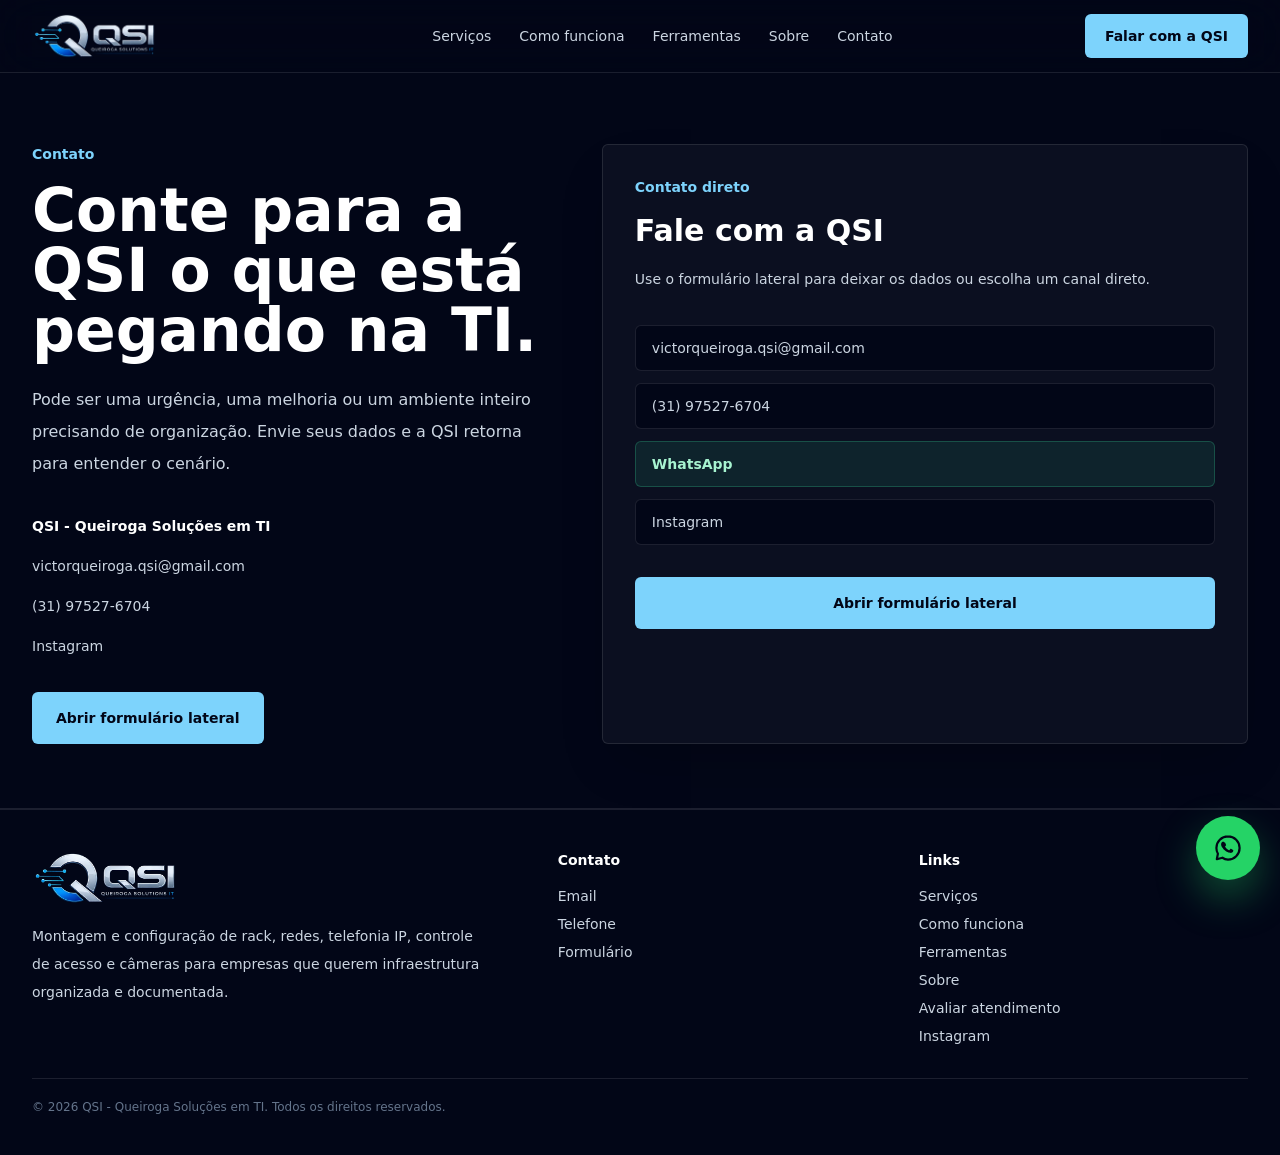
<file: contato/index.html>
<!DOCTYPE html><!--pJ_8nzzSTksvWDo6ZgwT9--><html lang="pt-BR"><head><meta charSet="utf-8"/><meta name="viewport" content="width=device-width, initial-scale=1"/><link rel="preload" as="image" href="/assets/qsi-logo-transparent.webp"/><link rel="stylesheet" href="/_next/static/css/52a47025838978fd.css" data-precedence="next"/><link rel="preload" as="script" fetchPriority="low" href="/_next/static/chunks/webpack-4380396aec3b6cf0.js"/><script src="/_next/static/chunks/012f69b2-169bed509576dd48.js" async=""></script><script src="/_next/static/chunks/40-041700828706b6f8.js" async=""></script><script src="/_next/static/chunks/main-app-6236810d8918847a.js" async=""></script><script src="/_next/static/chunks/659-0f838036c9bcc469.js" async=""></script><script src="/_next/static/chunks/app/layout-0b3f3701444faee6.js" async=""></script><script src="/_next/static/chunks/435-65545be0f8436f5b.js" async=""></script><script src="/_next/static/chunks/app/page-661c210e06c0be6c.js" async=""></script><script src="/_next/static/chunks/app/contato/page-f76266789c425c55.js" async=""></script><meta name="theme-color" content="#020617"/><title>Contato | QSI</title><meta name="description" content="Contato da QSI para montagem de rack e cabeamento, redes, switches, Wi-Fi, VLANs e servidores — e também telefonia IP, controle de acesso e câmeras."/><meta name="author" content="QSI - Queiroga Soluções em TI"/><meta name="keywords" content="Montagem de rack,Cabeamento estruturado,Infraestrutura de rede,Mikrotik,Ubiquiti,Switch gerenciável,VLAN,Wi-Fi corporativo,Configuração de servidores,Windows Server,Hyper-V,Telefonia IP,VoIP,Issabel,Avaya,Controle de acesso,Hikvision,Intelbras,Control iD,CFTV,Câmeras IP,NVR,Sala de reunião,Videoconferência,Poly,Belo Horizonte,Minas Gerais"/><meta name="creator" content="QSI - Queiroga Soluções em TI"/><meta name="publisher" content="QSI - Queiroga Soluções em TI"/><meta name="robots" content="index, follow"/><meta name="googlebot" content="index, follow, max-image-preview:large, max-snippet:-1"/><link rel="canonical" href="https://queirogasolution.com.br/contato/"/><meta property="og:title" content="Contato | QSI"/><meta property="og:description" content="Contato da QSI para montagem de rack e cabeamento, redes, switches, Wi-Fi, VLANs e servidores — e também telefonia IP, controle de acesso e câmeras."/><meta property="og:url" content="https://queirogasolution.com.br/contato/"/><meta property="og:site_name" content="QSI - Queiroga Soluções em TI"/><meta property="og:locale" content="pt_BR"/><meta property="og:image" content="https://queirogasolution.com.br/assets/qsi-og.jpg"/><meta property="og:image:width" content="1200"/><meta property="og:image:height" content="630"/><meta property="og:image:alt" content="QSI - infraestrutura de rede, telefonia e câmeras"/><meta property="og:type" content="website"/><meta name="twitter:card" content="summary_large_image"/><meta name="twitter:title" content="QSI - Queiroga Soluções em TI"/><meta name="twitter:description" content="Montagem e configuração de rack, cabeamento, redes, Wi-Fi e servidores, sem gambiarra."/><meta name="twitter:image" content="https://queirogasolution.com.br/assets/qsi-og.jpg"/><link rel="icon" href="/favicon.ico" type="image/x-icon" sizes="16x16"/><link rel="icon" href="/icon.png?e62e3575fc99ab15" type="image/png" sizes="192x192"/><link rel="apple-touch-icon" href="/apple-icon.png?1be4ec331b343004" type="image/png" sizes="180x180"/><script src="/_next/static/chunks/polyfills-42372ed130431b0a.js" noModule=""></script></head><body><div hidden=""><!--$--><!--/$--></div><header class="fixed inset-x-0 top-0 z-50 border-b border-white/10 bg-slate-950/92 backdrop-blur-xl"><div class="mx-auto flex h-[72px] max-w-[1600px] items-center justify-between gap-4 px-5 lg:px-8"><a href="/" class="flex shrink-0 items-center" aria-label="QSI - página inicial"><img alt="QSI - Queiroga Soluções em TI" width="260" height="100" decoding="async" data-nimg="1" class="h-10 w-36 object-contain object-left sm:h-11 sm:w-40 lg:h-12 lg:w-52" style="color:transparent" src="/assets/qsi-logo-transparent.webp"/></a><nav class="hidden items-center gap-4 md:flex lg:gap-7"><a href="/servicos/" class="whitespace-nowrap text-sm font-medium text-slate-300 transition hover:text-white">Serviços</a><a href="/como-funciona/" class="whitespace-nowrap text-sm font-medium text-slate-300 transition hover:text-white">Como funciona</a><a href="/ferramentas/" class="whitespace-nowrap text-sm font-medium text-slate-300 transition hover:text-white">Ferramentas</a><a href="/sobre/" class="whitespace-nowrap text-sm font-medium text-slate-300 transition hover:text-white">Sobre</a><a href="/contato/" class="whitespace-nowrap text-sm font-medium text-slate-300 transition hover:text-white">Contato</a></nav><a href="/contato/" class="hidden shrink-0 whitespace-nowrap rounded-md bg-sky-300 px-4 py-2.5 text-sm font-semibold text-slate-950 transition hover:bg-white md:inline-flex lg:px-5 lg:py-3">Falar com a QSI</a><button type="button" class="rounded-md border border-white/15 px-4 py-2 text-sm font-semibold text-white md:hidden" aria-expanded="false">Menu</button></div></header><main class="bg-slate-950 pt-20 text-slate-100"><section class="border-b border-white/10 px-5 py-16 lg:px-8"><div class="mx-auto grid max-w-[1600px] gap-10 lg:grid-cols-[0.82fr_1fr]"><div><p class="mb-4 text-sm font-semibold text-sky-300">Contato</p><h1 class="max-w-4xl text-4xl font-semibold leading-tight text-white sm:text-6xl">Conte para a QSI o que está pegando na TI.</h1><p class="mt-6 max-w-3xl text-base leading-8 text-slate-300">Pode ser uma urgência, uma melhoria ou um ambiente inteiro precisando de organização. Envie seus dados e a QSI retorna para entender o cenário.</p><div class="mt-8 space-y-3 text-sm leading-7 text-slate-300"><p class="font-semibold text-white">QSI - Queiroga Soluções em TI</p><a class="block" href="mailto:victorqueiroga.qsi@gmail.com">victorqueiroga.qsi@gmail.com</a><a class="block" href="tel:+5531975276704">(31) 97527-6704</a><a class="block" href="https://www.instagram.com/queiroga_solutions_it?igsh=ZDJmYmFrMWUxdTM=" target="_blank" rel="noreferrer">Instagram</a></div><button type="button" data-qsi-contact-drawer="true" class="mt-8 inline-flex rounded-md bg-sky-300 px-6 py-4 text-sm font-semibold text-slate-950 transition hover:bg-white">Abrir formulário lateral</button></div><div class="rounded-md border border-white/10 bg-white/[0.04] p-6 shadow-2xl shadow-black/20 sm:p-8"><p class="text-sm font-semibold text-sky-300">Contato direto</p><h3 class="mt-4 text-3xl font-semibold text-white">Fale com a QSI</h3><p class="mt-4 text-sm leading-7 text-slate-300">Use o formulário lateral para deixar os dados ou escolha um canal direto.</p><div class="mt-8 grid gap-3 text-sm text-slate-300"><a href="mailto:victorqueiroga.qsi@gmail.com" class="rounded-md border border-white/10 bg-slate-950 px-4 py-3 transition hover:border-sky-300">victorqueiroga.qsi@gmail.com</a><a href="tel:+5531975276704" class="rounded-md border border-white/10 bg-slate-950 px-4 py-3 transition hover:border-sky-300">(31) 97527-6704</a><button type="button" data-qsi-whatsapp-popup="true" class="rounded-md border border-emerald-400/25 bg-emerald-400/10 px-4 py-3 text-left font-semibold text-emerald-200 transition hover:border-emerald-300">WhatsApp</button><a href="https://www.instagram.com/queiroga_solutions_it?igsh=ZDJmYmFrMWUxdTM=" target="_blank" rel="noreferrer" class="rounded-md border border-white/10 bg-slate-950 px-4 py-3 transition hover:border-sky-300">Instagram</a></div><button type="button" data-qsi-contact-drawer="true" class="mt-8 inline-flex w-full justify-center rounded-md bg-sky-300 px-6 py-4 text-sm font-semibold text-slate-950 transition hover:bg-white">Abrir formulário lateral</button></div></div></section></main><!--$--><!--/$--><footer class="border-t border-white/10 bg-slate-950 px-5 py-10 lg:px-8"><div class="mx-auto grid max-w-[1600px] gap-8 text-sm text-slate-300 lg:grid-cols-[1.2fr_0.8fr_0.8fr]"><div><img alt="QSI - Queiroga Soluções em TI" loading="lazy" width="260" height="100" decoding="async" data-nimg="1" class="h-14 w-48 object-contain object-left" style="color:transparent" src="/assets/qsi-logo-transparent.webp"/><p class="mt-4 max-w-md leading-7">Montagem e configuração de rack, redes, telefonia IP, controle de acesso e câmeras para empresas que querem infraestrutura organizada e documentada.</p></div><div><p class="font-semibold text-white">Contato</p><div class="mt-4 grid gap-2"><a href="mailto:victorqueiroga.qsi@gmail.com">Email</a><a href="tel:+5531975276704">Telefone</a><a href="/contato/">Formulário</a></div></div><div><p class="font-semibold text-white">Links</p><div class="mt-4 grid gap-2"><a href="/servicos/">Serviços</a><a href="/como-funciona/">Como funciona</a><a href="/ferramentas/">Ferramentas</a><a href="/sobre/">Sobre</a><a href="/avaliacao/">Avaliar atendimento</a><a href="https://www.instagram.com/queiroga_solutions_it?igsh=ZDJmYmFrMWUxdTM=" target="_blank" rel="noreferrer">Instagram</a></div></div></div><div class="mx-auto mt-8 max-w-[1600px] border-t border-white/10 pt-5 text-xs text-slate-500">© 2026 QSI - Queiroga Soluções em TI. Todos os direitos reservados.</div></footer><button type="button" data-qsi-whatsapp-popup="true" aria-label="Abrir WhatsApp da QSI" class="fixed bottom-5 right-5 z-40 inline-flex h-16 w-16 items-center justify-center rounded-full bg-[#25D366] text-slate-950 shadow-[0_18px_40px_rgba(37,211,102,0.35)] transition hover:-translate-y-0.5 hover:scale-105 hover:bg-[#2de374]" aria-expanded="false"><svg viewBox="0 0 32 32" aria-hidden="true" class="h-8 w-8" fill="none" xmlns="http://www.w3.org/2000/svg"><path d="M16 4.4C9.6 4.4 4.4 9.6 4.4 16c0 2.08.55 4.03 1.51 5.72L4.8 27.2l5.62-1.48A11.47 11.47 0 0 0 16 27.6c6.4 0 11.6-5.2 11.6-11.6S22.4 4.4 16 4.4Z" stroke="currentColor" stroke-width="2.2" stroke-linejoin="round"></path><path d="M12.2 10.25c-.25-.55-.45-.57-.69-.58h-.58c-.2 0-.52.07-.8.37-.27.3-1.04 1.02-1.04 2.48s1.07 2.88 1.22 3.08c.15.2 2.08 3.31 5.12 4.51 2.54 1 3.06.8 3.61.75.55-.05 1.78-.73 2.03-1.43.25-.7.25-1.31.17-1.43-.07-.12-.27-.2-.57-.35l-1.68-.82c-.25-.1-.45-.15-.62.15-.17.3-.72.92-.87 1.1-.15.2-.32.22-.6.08-.27-.13-1.17-.43-2.23-1.37-.82-.73-1.38-1.65-1.53-1.92-.15-.3-.02-.45.13-.6.13-.13.3-.35.45-.52.15-.17.2-.3.3-.5.1-.2.05-.37-.02-.52l-.82-1.98Z" fill="currentColor"></path></svg></button><script src="/_next/static/chunks/webpack-4380396aec3b6cf0.js" id="_R_" async=""></script><script>(self.__next_f=self.__next_f||[]).push([0])</script><script>self.__next_f.push([1,"1:\"$Sreact.fragment\"\n2:I[6668,[\"659\",\"static/chunks/659-0f838036c9bcc469.js\",\"177\",\"static/chunks/app/layout-0b3f3701444faee6.js\"],\"Header\"]\n3:I[687,[],\"\"]\n4:I[9392,[],\"\"]\n5:I[1659,[\"659\",\"static/chunks/659-0f838036c9bcc469.js\",\"435\",\"static/chunks/435-65545be0f8436f5b.js\",\"974\",\"static/chunks/app/page-661c210e06c0be6c.js\"],\"Image\"]\n6:I[704,[\"659\",\"static/chunks/659-0f838036c9bcc469.js\",\"177\",\"static/chunks/app/layout-0b3f3701444faee6.js\"],\"ContactController\"]\nc:I[8389,[],\"\"]\n:HL[\"/_next/static/css/52a47025838978fd.css\",\"style\"]\n"])</script><script>self.__next_f.push([1,"0:{\"P\":null,\"b\":\"pJ-8nzzSTksvWDo6ZgwT9\",\"p\":\"\",\"c\":[\"\",\"contato\",\"\"],\"i\":false,\"f\":[[[\"\",{\"children\":[\"contato\",{\"children\":[\"__PAGE__\",{}]}]},\"$undefined\",\"$undefined\",true],[\"\",[\"$\",\"$1\",\"c\",{\"children\":[[[\"$\",\"link\",\"0\",{\"rel\":\"stylesheet\",\"href\":\"/_next/static/css/52a47025838978fd.css\",\"precedence\":\"next\",\"crossOrigin\":\"$undefined\",\"nonce\":\"$undefined\"}]],[\"$\",\"html\",null,{\"lang\":\"pt-BR\",\"children\":[\"$\",\"body\",null,{\"children\":[[\"$\",\"$L2\",null,{}],[\"$\",\"$L3\",null,{\"parallelRouterKey\":\"children\",\"error\":\"$undefined\",\"errorStyles\":\"$undefined\",\"errorScripts\":\"$undefined\",\"template\":[\"$\",\"$L4\",null,{}],\"templateStyles\":\"$undefined\",\"templateScripts\":\"$undefined\",\"notFound\":[[[\"$\",\"title\",null,{\"children\":\"404: This page could not be found.\"}],[\"$\",\"div\",null,{\"style\":{\"fontFamily\":\"system-ui,\\\"Segoe UI\\\",Roboto,Helvetica,Arial,sans-serif,\\\"Apple Color Emoji\\\",\\\"Segoe UI Emoji\\\"\",\"height\":\"100vh\",\"textAlign\":\"center\",\"display\":\"flex\",\"flexDirection\":\"column\",\"alignItems\":\"center\",\"justifyContent\":\"center\"},\"children\":[\"$\",\"div\",null,{\"children\":[[\"$\",\"style\",null,{\"dangerouslySetInnerHTML\":{\"__html\":\"body{color:#000;background:#fff;margin:0}.next-error-h1{border-right:1px solid rgba(0,0,0,.3)}@media (prefers-color-scheme:dark){body{color:#fff;background:#000}.next-error-h1{border-right:1px solid rgba(255,255,255,.3)}}\"}}],[\"$\",\"h1\",null,{\"className\":\"next-error-h1\",\"style\":{\"display\":\"inline-block\",\"margin\":\"0 20px 0 0\",\"padding\":\"0 23px 0 0\",\"fontSize\":24,\"fontWeight\":500,\"verticalAlign\":\"top\",\"lineHeight\":\"49px\"},\"children\":404}],[\"$\",\"div\",null,{\"style\":{\"display\":\"inline-block\"},\"children\":[\"$\",\"h2\",null,{\"style\":{\"fontSize\":14,\"fontWeight\":400,\"lineHeight\":\"49px\",\"margin\":0},\"children\":\"This page could not be found.\"}]}]]}]}]],[]],\"forbidden\":\"$undefined\",\"unauthorized\":\"$undefined\"}],[\"$\",\"footer\",null,{\"className\":\"border-t border-white/10 bg-slate-950 px-5 py-10 lg:px-8\",\"children\":[[\"$\",\"div\",null,{\"className\":\"mx-auto grid max-w-[1600px] gap-8 text-sm text-slate-300 lg:grid-cols-[1.2fr_0.8fr_0.8fr]\",\"children\":[[\"$\",\"div\",null,{\"children\":[[\"$\",\"$L5\",null,{\"src\":\"/assets/qsi-logo-transparent.webp\",\"alt\":\"QSI - Queiroga Soluções em TI\",\"width\":260,\"height\":100,\"className\":\"h-14 w-48 object-contain object-left\"}],[\"$\",\"p\",null,{\"className\":\"mt-4 max-w-md leading-7\",\"children\":\"Montagem e configuração de rack, redes, telefonia IP, controle de acesso e câmeras para empresas que querem infraestrutura organizada e documentada.\"}]]}],[\"$\",\"div\",null,{\"children\":[[\"$\",\"p\",null,{\"className\":\"font-semibold text-white\",\"children\":\"Contato\"}],[\"$\",\"div\",null,{\"className\":\"mt-4 grid gap-2\",\"children\":[[\"$\",\"a\",null,{\"href\":\"mailto:victorqueiroga.qsi@gmail.com\",\"children\":\"Email\"}],[\"$\",\"a\",null,{\"href\":\"tel:+5531975276704\",\"children\":\"Telefone\"}],[\"$\",\"a\",null,{\"href\":\"/contato/\",\"children\":\"Formulário\"}]]}]]}],[\"$\",\"div\",null,{\"children\":[[\"$\",\"p\",null,{\"className\":\"font-semibold text-white\",\"children\":\"Links\"}],[\"$\",\"div\",null,{\"className\":\"mt-4 grid gap-2\",\"children\":[[\"$\",\"a\",null,{\"href\":\"/servicos/\",\"children\":\"Serviços\"}],[\"$\",\"a\",null,{\"href\":\"/como-funciona/\",\"children\":\"Como funciona\"}],[\"$\",\"a\",null,{\"href\":\"/ferramentas/\",\"children\":\"Ferramentas\"}],[\"$\",\"a\",null,{\"href\":\"/sobre/\",\"children\":\"Sobre\"}],[\"$\",\"a\",null,{\"href\":\"/avaliacao/\",\"children\":\"Avaliar atendimento\"}],[\"$\",\"a\",null,{\"href\":\"https://www.instagram.com/queiroga_solutions_it?igsh=ZDJmYmFrMWUxdTM=\",\"target\":\"_blank\",\"rel\":\"noreferrer\",\"children\":\"Instagram\"}]]}]]}]]}],[\"$\",\"div\",null,{\"className\":\"mx-auto mt-8 max-w-[1600px] border-t border-white/10 pt-5 text-xs text-slate-500\",\"children\":\"© 2026 QSI - Queiroga Soluções em TI. Todos os direitos reservados.\"}]]}],[\"$\",\"$L6\",null,{}]]}]}]]}],{\"children\":[\"contato\",[\"$\",\"$1\",\"c\",{\"children\":[null,[\"$\",\"$L3\",null,{\"parallelRouterKey\":\"children\",\"error\":\"$undefined\",\"errorStyles\":\"$undefined\",\"errorScripts\":\"$undefined\",\"template\":[\"$\",\"$L4\",null,{}],\"templateStyles\":\"$undefined\",\"templateScripts\":\"$undefined\",\"notFound\":\"$undefined\",\"forbidden\":\"$undefined\",\"unauthorized\":\"$undefined\"}]]}],{\"children\":[\"__PAGE__\",[\"$\",\"$1\",\"c\",{\"children\":[[\"$\",\"main\",null,{\"className\":\"bg-slate-950 pt-20 text-slate-100\",\"children\":[\"$\",\"section\",null,{\"className\":\"border-b border-white/10 px-5 py-16 lg:px-8\",\"children\":[\"$\",\"div\",null,{\"className\":\"mx-auto grid max-w-[1600px] gap-10 lg:grid-cols-[0.82fr_1fr]\",\"children\":[[\"$\",\"div\",null,{\"children\":[[\"$\",\"p\",null,{\"className\":\"mb-4 text-sm font-semibold text-sky-300\",\"children\":\"Contato\"}],[\"$\",\"h1\",null,{\"className\":\"max-w-4xl text-4xl font-semibold leading-tight text-white sm:text-6xl\",\"children\":\"Conte para a QSI o que está pegando na TI.\"}],[\"$\",\"p\",null,{\"className\":\"mt-6 max-w-3xl text-base leading-8 text-slate-300\",\"children\":\"Pode ser uma urgência, uma melhoria ou um ambiente inteiro precisando de organização. Envie seus dados e a QSI retorna para entender o cenário.\"}],\"$L7\",\"$L8\"]}],\"$L9\"]}]}]}],null,\"$La\"]}],{},null,false]},null,false]},null,false],\"$Lb\",false]],\"m\":\"$undefined\",\"G\":[\"$c\",[]],\"s\":false,\"S\":true}\n"])</script><script>self.__next_f.push([1,"d:I[358,[\"307\",\"static/chunks/app/contato/page-f76266789c425c55.js\"],\"ContactForm\"]\ne:I[4342,[],\"OutletBoundary\"]\n10:I[1227,[],\"AsyncMetadataOutlet\"]\n12:I[4342,[],\"ViewportBoundary\"]\n14:I[4342,[],\"MetadataBoundary\"]\n15:\"$Sreact.suspense\"\n7:[\"$\",\"div\",null,{\"className\":\"mt-8 space-y-3 text-sm leading-7 text-slate-300\",\"children\":[[\"$\",\"p\",null,{\"className\":\"font-semibold text-white\",\"children\":\"QSI - Queiroga Soluções em TI\"}],[\"$\",\"a\",null,{\"className\":\"block\",\"href\":\"mailto:victorqueiroga.qsi@gmail.com\",\"children\":\"victorqueiroga.qsi@gmail.com\"}],[\"$\",\"a\",null,{\"className\":\"block\",\"href\":\"tel:+5531975276704\",\"children\":\"(31) 97527-6704\"}],[\"$\",\"a\",null,{\"className\":\"block\",\"href\":\"https://www.instagram.com/queiroga_solutions_it?igsh=ZDJmYmFrMWUxdTM=\",\"target\":\"_blank\",\"rel\":\"noreferrer\",\"children\":\"Instagram\"}]]}]\n8:[\"$\",\"button\",null,{\"type\":\"button\",\"data-qsi-contact-drawer\":true,\"className\":\"mt-8 inline-flex rounded-md bg-sky-300 px-6 py-4 text-sm font-semibold text-slate-950 transition hover:bg-white\",\"children\":\"Abrir formulário lateral\"}]\n9:[\"$\",\"$Ld\",null,{}]\na:[\"$\",\"$Le\",null,{\"children\":[\"$Lf\",[\"$\",\"$L10\",null,{\"promise\":\"$@11\"}]]}]\nb:[\"$\",\"$1\",\"h\",{\"children\":[null,[[\"$\",\"$L12\",null,{\"children\":\"$L13\"}],null],[\"$\",\"$L14\",null,{\"children\":[\"$\",\"div\",null,{\"hidden\":true,\"children\":[\"$\",\"$15\",null,{\"fallback\":null,\"children\":\"$L16\"}]}]}]]}]\n"])</script><script>self.__next_f.push([1,"13:[[\"$\",\"meta\",\"0\",{\"charSet\":\"utf-8\"}],[\"$\",\"meta\",\"1\",{\"name\":\"viewport\",\"content\":\"width=device-width, initial-scale=1\"}],[\"$\",\"meta\",\"2\",{\"name\":\"theme-color\",\"content\":\"#020617\"}]]\nf:null\n"])</script><script>self.__next_f.push([1,"17:I[1603,[],\"IconMark\"]\n"])</script><script>self.__next_f.push([1,"11:{\"metadata\":[[\"$\",\"title\",\"0\",{\"children\":\"Contato | QSI\"}],[\"$\",\"meta\",\"1\",{\"name\":\"description\",\"content\":\"Contato da QSI para montagem de rack e cabeamento, redes, switches, Wi-Fi, VLANs e servidores — e também telefonia IP, controle de acesso e câmeras.\"}],[\"$\",\"meta\",\"2\",{\"name\":\"author\",\"content\":\"QSI - Queiroga Soluções em TI\"}],[\"$\",\"meta\",\"3\",{\"name\":\"keywords\",\"content\":\"Montagem de rack,Cabeamento estruturado,Infraestrutura de rede,Mikrotik,Ubiquiti,Switch gerenciável,VLAN,Wi-Fi corporativo,Configuração de servidores,Windows Server,Hyper-V,Telefonia IP,VoIP,Issabel,Avaya,Controle de acesso,Hikvision,Intelbras,Control iD,CFTV,Câmeras IP,NVR,Sala de reunião,Videoconferência,Poly,Belo Horizonte,Minas Gerais\"}],[\"$\",\"meta\",\"4\",{\"name\":\"creator\",\"content\":\"QSI - Queiroga Soluções em TI\"}],[\"$\",\"meta\",\"5\",{\"name\":\"publisher\",\"content\":\"QSI - Queiroga Soluções em TI\"}],[\"$\",\"meta\",\"6\",{\"name\":\"robots\",\"content\":\"index, follow\"}],[\"$\",\"meta\",\"7\",{\"name\":\"googlebot\",\"content\":\"index, follow, max-image-preview:large, max-snippet:-1\"}],[\"$\",\"link\",\"8\",{\"rel\":\"canonical\",\"href\":\"https://queirogasolution.com.br/contato/\"}],[\"$\",\"meta\",\"9\",{\"property\":\"og:title\",\"content\":\"Contato | QSI\"}],[\"$\",\"meta\",\"10\",{\"property\":\"og:description\",\"content\":\"Contato da QSI para montagem de rack e cabeamento, redes, switches, Wi-Fi, VLANs e servidores — e também telefonia IP, controle de acesso e câmeras.\"}],[\"$\",\"meta\",\"11\",{\"property\":\"og:url\",\"content\":\"https://queirogasolution.com.br/contato/\"}],[\"$\",\"meta\",\"12\",{\"property\":\"og:site_name\",\"content\":\"QSI - Queiroga Soluções em TI\"}],[\"$\",\"meta\",\"13\",{\"property\":\"og:locale\",\"content\":\"pt_BR\"}],[\"$\",\"meta\",\"14\",{\"property\":\"og:image\",\"content\":\"https://queirogasolution.com.br/assets/qsi-og.jpg\"}],[\"$\",\"meta\",\"15\",{\"property\":\"og:image:width\",\"content\":\"1200\"}],[\"$\",\"meta\",\"16\",{\"property\":\"og:image:height\",\"content\":\"630\"}],[\"$\",\"meta\",\"17\",{\"property\":\"og:image:alt\",\"content\":\"QSI - infraestrutura de rede, telefonia e câmeras\"}],[\"$\",\"meta\",\"18\",{\"property\":\"og:type\",\"content\":\"website\"}],[\"$\",\"meta\",\"19\",{\"name\":\"twitter:card\",\"content\":\"summary_large_image\"}],[\"$\",\"meta\",\"20\",{\"name\":\"twitter:title\",\"content\":\"QSI - Queiroga Soluções em TI\"}],[\"$\",\"meta\",\"21\",{\"name\":\"twitter:description\",\"content\":\"Montagem e configuração de rack, cabeamento, redes, Wi-Fi e servidores, sem gambiarra.\"}],[\"$\",\"meta\",\"22\",{\"name\":\"twitter:image\",\"content\":\"https://queirogasolution.com.br/assets/qsi-og.jpg\"}],[\"$\",\"link\",\"23\",{\"rel\":\"icon\",\"href\":\"/favicon.ico\",\"type\":\"image/x-icon\",\"sizes\":\"16x16\"}],[\"$\",\"link\",\"24\",{\"rel\":\"icon\",\"href\":\"/icon.png?e62e3575fc99ab15\",\"type\":\"image/png\",\"sizes\":\"192x192\"}],[\"$\",\"link\",\"25\",{\"rel\":\"apple-touch-icon\",\"href\":\"/apple-icon.png?1be4ec331b343004\",\"type\":\"image/png\",\"sizes\":\"180x180\"}],[\"$\",\"$L17\",\"26\",{}]],\"error\":null,\"digest\":\"$undefined\"}\n"])</script><script>self.__next_f.push([1,"16:\"$11:metadata\"\n"])</script></body></html>
</file>
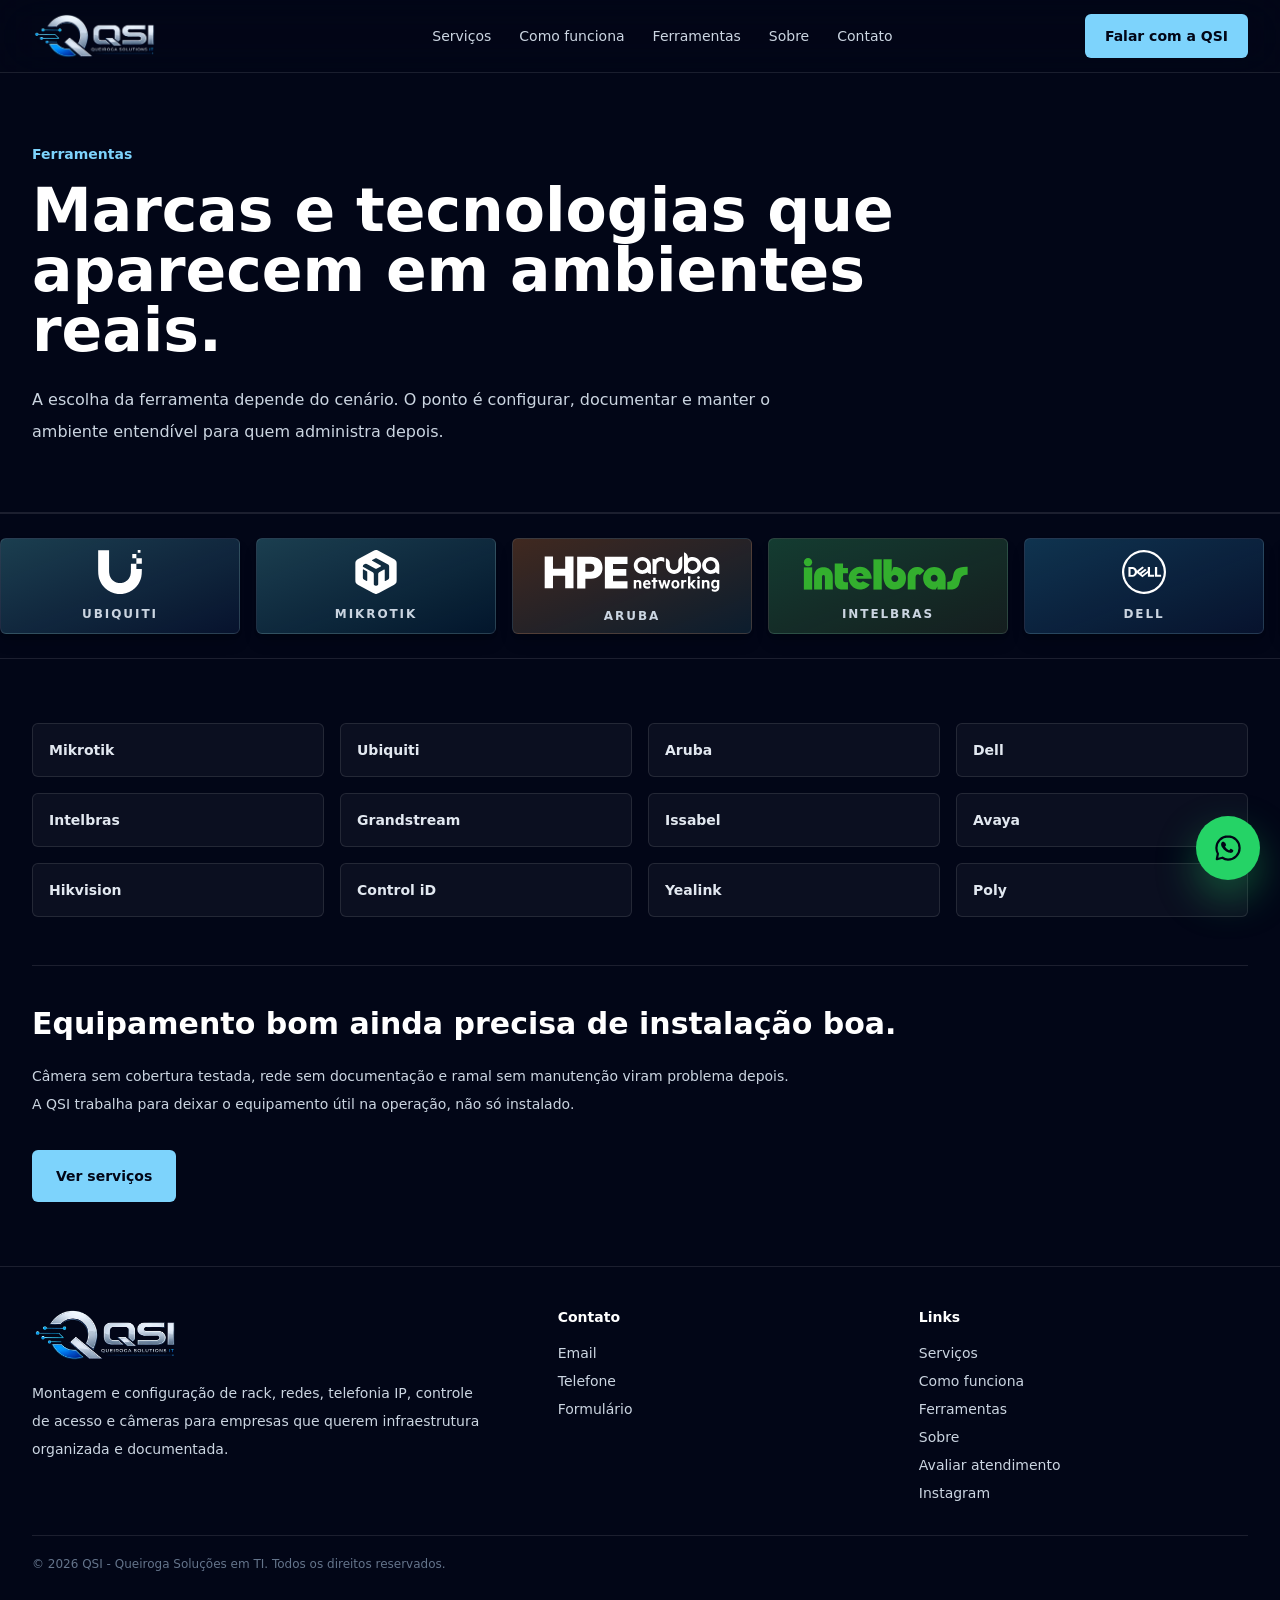
<file: ferramentas/index.html>
<!DOCTYPE html><!--pJ_8nzzSTksvWDo6ZgwT9--><html lang="pt-BR"><head><meta charSet="utf-8"/><meta name="viewport" content="width=device-width, initial-scale=1"/><link rel="preload" as="image" href="/assets/qsi-logo-transparent.webp"/><link rel="preload" as="image" href="/assets/brands/ubiquiti.svg"/><link rel="preload" as="image" href="/assets/brands/mikrotik.svg"/><link rel="preload" as="image" href="/assets/brands/aruba.svg"/><link rel="preload" as="image" href="/assets/brands/intelbras.svg"/><link rel="preload" as="image" href="/assets/brands/dell.svg"/><link rel="preload" as="image" href="/assets/brands/issabel.svg"/><link rel="preload" as="image" href="/assets/brands/yealink.svg"/><link rel="stylesheet" href="/_next/static/css/52a47025838978fd.css" data-precedence="next"/><link rel="preload" as="script" fetchPriority="low" href="/_next/static/chunks/webpack-4380396aec3b6cf0.js"/><script src="/_next/static/chunks/012f69b2-169bed509576dd48.js" async=""></script><script src="/_next/static/chunks/40-041700828706b6f8.js" async=""></script><script src="/_next/static/chunks/main-app-6236810d8918847a.js" async=""></script><script src="/_next/static/chunks/659-0f838036c9bcc469.js" async=""></script><script src="/_next/static/chunks/app/layout-0b3f3701444faee6.js" async=""></script><script src="/_next/static/chunks/435-65545be0f8436f5b.js" async=""></script><script src="/_next/static/chunks/app/page-661c210e06c0be6c.js" async=""></script><script src="/_next/static/chunks/846-dc5301c6cb1cf586.js" async=""></script><script src="/_next/static/chunks/app/ferramentas/page-2de01b0f46aacb69.js" async=""></script><meta name="theme-color" content="#020617"/><title>Ferramentas | QSI</title><meta name="description" content="Marcas comuns no trabalho da QSI: Mikrotik, Ubiquiti, Aruba, Intelbras, Issabel, Avaya, Hikvision, Control iD e outras."/><meta name="author" content="QSI - Queiroga Soluções em TI"/><meta name="keywords" content="Montagem de rack,Cabeamento estruturado,Infraestrutura de rede,Mikrotik,Ubiquiti,Switch gerenciável,VLAN,Wi-Fi corporativo,Configuração de servidores,Windows Server,Hyper-V,Telefonia IP,VoIP,Issabel,Avaya,Controle de acesso,Hikvision,Intelbras,Control iD,CFTV,Câmeras IP,NVR,Sala de reunião,Videoconferência,Poly,Belo Horizonte,Minas Gerais"/><meta name="creator" content="QSI - Queiroga Soluções em TI"/><meta name="publisher" content="QSI - Queiroga Soluções em TI"/><meta name="robots" content="index, follow"/><meta name="googlebot" content="index, follow, max-image-preview:large, max-snippet:-1"/><link rel="canonical" href="https://queirogasolution.com.br/ferramentas/"/><meta property="og:title" content="Ferramentas | QSI"/><meta property="og:description" content="Marcas comuns no trabalho da QSI: Mikrotik, Ubiquiti, Aruba, Intelbras, Issabel, Avaya, Hikvision, Control iD e outras."/><meta property="og:url" content="https://queirogasolution.com.br/ferramentas/"/><meta property="og:site_name" content="QSI - Queiroga Soluções em TI"/><meta property="og:locale" content="pt_BR"/><meta property="og:image" content="https://queirogasolution.com.br/assets/qsi-og.jpg"/><meta property="og:image:width" content="1200"/><meta property="og:image:height" content="630"/><meta property="og:image:alt" content="QSI - infraestrutura de rede, telefonia e câmeras"/><meta property="og:type" content="website"/><meta name="twitter:card" content="summary_large_image"/><meta name="twitter:title" content="QSI - Queiroga Soluções em TI"/><meta name="twitter:description" content="Montagem e configuração de rack, cabeamento, redes, Wi-Fi e servidores, sem gambiarra."/><meta name="twitter:image" content="https://queirogasolution.com.br/assets/qsi-og.jpg"/><link rel="icon" href="/favicon.ico" type="image/x-icon" sizes="16x16"/><link rel="icon" href="/icon.png?e62e3575fc99ab15" type="image/png" sizes="192x192"/><link rel="apple-touch-icon" href="/apple-icon.png?1be4ec331b343004" type="image/png" sizes="180x180"/><script src="/_next/static/chunks/polyfills-42372ed130431b0a.js" noModule=""></script></head><body><div hidden=""><!--$--><!--/$--></div><header class="fixed inset-x-0 top-0 z-50 border-b border-white/10 bg-slate-950/92 backdrop-blur-xl"><div class="mx-auto flex h-[72px] max-w-[1600px] items-center justify-between gap-4 px-5 lg:px-8"><a href="/" class="flex shrink-0 items-center" aria-label="QSI - página inicial"><img alt="QSI - Queiroga Soluções em TI" width="260" height="100" decoding="async" data-nimg="1" class="h-10 w-36 object-contain object-left sm:h-11 sm:w-40 lg:h-12 lg:w-52" style="color:transparent" src="/assets/qsi-logo-transparent.webp"/></a><nav class="hidden items-center gap-4 md:flex lg:gap-7"><a href="/servicos/" class="whitespace-nowrap text-sm font-medium text-slate-300 transition hover:text-white">Serviços</a><a href="/como-funciona/" class="whitespace-nowrap text-sm font-medium text-slate-300 transition hover:text-white">Como funciona</a><a href="/ferramentas/" class="whitespace-nowrap text-sm font-medium text-slate-300 transition hover:text-white">Ferramentas</a><a href="/sobre/" class="whitespace-nowrap text-sm font-medium text-slate-300 transition hover:text-white">Sobre</a><a href="/contato/" class="whitespace-nowrap text-sm font-medium text-slate-300 transition hover:text-white">Contato</a></nav><a href="/contato/" class="hidden shrink-0 whitespace-nowrap rounded-md bg-sky-300 px-4 py-2.5 text-sm font-semibold text-slate-950 transition hover:bg-white md:inline-flex lg:px-5 lg:py-3">Falar com a QSI</a><button type="button" class="rounded-md border border-white/15 px-4 py-2 text-sm font-semibold text-white md:hidden" aria-expanded="false">Menu</button></div></header><main class="bg-slate-950 pt-20 text-slate-100"><section class="border-b border-white/10 px-5 py-16 lg:px-8"><div class="mx-auto max-w-[1600px]"><p class="mb-4 text-sm font-semibold text-sky-300">Ferramentas</p><h1 class="max-w-4xl text-4xl font-semibold leading-tight text-white sm:text-6xl">Marcas e tecnologias que aparecem em ambientes reais.</h1><p class="mt-6 max-w-3xl text-base leading-8 text-slate-300">A escolha da ferramenta depende do cenário. O ponto é configurar, documentar e manter o ambiente entendível para quem administra depois.</p></div></section><div class="overflow-hidden border-y border-white/10 bg-slate-950 py-6"><div class="brand-marquee flex w-max gap-4"><div class="flex h-24 min-w-60 flex-col items-center justify-center gap-3 rounded-md border border-white/10 bg-gradient-to-br from-cyan-300/25 to-blue-500/10 px-7 shadow-lg shadow-black/20"><img src="/assets/brands/ubiquiti.svg" alt="Logo Ubiquiti" class="object-contain h-11 w-36"/><span class="text-xs font-semibold uppercase tracking-[0.16em] text-slate-300">Ubiquiti</span></div><div class="flex h-24 min-w-60 flex-col items-center justify-center gap-3 rounded-md border border-white/10 bg-gradient-to-br from-cyan-300/25 to-sky-500/10 px-7 shadow-lg shadow-black/20"><img src="/assets/brands/mikrotik.svg" alt="Logo MikroTik" class="object-contain h-11 w-36"/><span class="text-xs font-semibold uppercase tracking-[0.16em] text-slate-300">MikroTik</span></div><div class="flex h-24 min-w-60 flex-col items-center justify-center gap-3 rounded-md border border-white/10 bg-gradient-to-br from-orange-400/25 to-cyan-300/10 px-7 shadow-lg shadow-black/20"><img src="/assets/brands/aruba.svg" alt="Logo Aruba" class="object-contain h-12 w-44 brightness-0 invert"/><span class="text-xs font-semibold uppercase tracking-[0.16em] text-slate-300">Aruba</span></div><div class="flex h-24 min-w-60 flex-col items-center justify-center gap-3 rounded-md border border-white/10 bg-gradient-to-br from-green-400/25 to-lime-300/10 px-7 shadow-lg shadow-black/20"><img src="/assets/brands/intelbras.svg" alt="Logo Intelbras" class="object-contain h-11 w-44"/><span class="text-xs font-semibold uppercase tracking-[0.16em] text-slate-300">Intelbras</span></div><div class="flex h-24 min-w-60 flex-col items-center justify-center gap-3 rounded-md border border-white/10 bg-gradient-to-br from-sky-400/25 to-blue-500/10 px-7 shadow-lg shadow-black/20"><img src="/assets/brands/dell.svg" alt="Logo Dell" class="object-contain h-11 w-32"/><span class="text-xs font-semibold uppercase tracking-[0.16em] text-slate-300">Dell</span></div><div class="flex h-24 min-w-60 flex-col items-center justify-center gap-3 rounded-md border border-white/10 bg-gradient-to-br from-violet-400/25 to-fuchsia-300/10 px-7 shadow-lg shadow-black/20"><img src="/assets/brands/issabel.svg" alt="Logo Issabel" class="object-contain h-12 w-32"/><span class="text-xs font-semibold uppercase tracking-[0.16em] text-slate-300">Issabel</span></div><div class="flex h-24 min-w-60 flex-col items-center justify-center gap-3 rounded-md border border-white/10 bg-gradient-to-br from-emerald-400/25 to-teal-500/10 px-7 shadow-lg shadow-black/20"><img src="/assets/brands/yealink.svg" alt="Logo Yealink" class="object-contain h-11 w-44 brightness-0 invert"/><span class="text-xs font-semibold uppercase tracking-[0.16em] text-slate-300">Yealink</span></div><div class="flex h-24 min-w-60 flex-col items-center justify-center gap-3 rounded-md border border-white/10 bg-gradient-to-br from-cyan-300/25 to-blue-500/10 px-7 shadow-lg shadow-black/20"><img src="/assets/brands/ubiquiti.svg" alt="Logo Ubiquiti" class="object-contain h-11 w-36"/><span class="text-xs font-semibold uppercase tracking-[0.16em] text-slate-300">Ubiquiti</span></div><div class="flex h-24 min-w-60 flex-col items-center justify-center gap-3 rounded-md border border-white/10 bg-gradient-to-br from-cyan-300/25 to-sky-500/10 px-7 shadow-lg shadow-black/20"><img src="/assets/brands/mikrotik.svg" alt="Logo MikroTik" class="object-contain h-11 w-36"/><span class="text-xs font-semibold uppercase tracking-[0.16em] text-slate-300">MikroTik</span></div><div class="flex h-24 min-w-60 flex-col items-center justify-center gap-3 rounded-md border border-white/10 bg-gradient-to-br from-orange-400/25 to-cyan-300/10 px-7 shadow-lg shadow-black/20"><img src="/assets/brands/aruba.svg" alt="Logo Aruba" class="object-contain h-12 w-44 brightness-0 invert"/><span class="text-xs font-semibold uppercase tracking-[0.16em] text-slate-300">Aruba</span></div><div class="flex h-24 min-w-60 flex-col items-center justify-center gap-3 rounded-md border border-white/10 bg-gradient-to-br from-green-400/25 to-lime-300/10 px-7 shadow-lg shadow-black/20"><img src="/assets/brands/intelbras.svg" alt="Logo Intelbras" class="object-contain h-11 w-44"/><span class="text-xs font-semibold uppercase tracking-[0.16em] text-slate-300">Intelbras</span></div><div class="flex h-24 min-w-60 flex-col items-center justify-center gap-3 rounded-md border border-white/10 bg-gradient-to-br from-sky-400/25 to-blue-500/10 px-7 shadow-lg shadow-black/20"><img src="/assets/brands/dell.svg" alt="Logo Dell" class="object-contain h-11 w-32"/><span class="text-xs font-semibold uppercase tracking-[0.16em] text-slate-300">Dell</span></div><div class="flex h-24 min-w-60 flex-col items-center justify-center gap-3 rounded-md border border-white/10 bg-gradient-to-br from-violet-400/25 to-fuchsia-300/10 px-7 shadow-lg shadow-black/20"><img src="/assets/brands/issabel.svg" alt="Logo Issabel" class="object-contain h-12 w-32"/><span class="text-xs font-semibold uppercase tracking-[0.16em] text-slate-300">Issabel</span></div><div class="flex h-24 min-w-60 flex-col items-center justify-center gap-3 rounded-md border border-white/10 bg-gradient-to-br from-emerald-400/25 to-teal-500/10 px-7 shadow-lg shadow-black/20"><img src="/assets/brands/yealink.svg" alt="Logo Yealink" class="object-contain h-11 w-44 brightness-0 invert"/><span class="text-xs font-semibold uppercase tracking-[0.16em] text-slate-300">Yealink</span></div></div></div><section class="mx-auto max-w-[1600px] px-5 py-16 lg:px-8"><div class="grid gap-4 sm:grid-cols-2 lg:grid-cols-4"><div class="rounded-md border border-white/10 bg-white/[0.04] px-4 py-4 text-sm font-semibold text-slate-200">Mikrotik</div><div class="rounded-md border border-white/10 bg-white/[0.04] px-4 py-4 text-sm font-semibold text-slate-200">Ubiquiti</div><div class="rounded-md border border-white/10 bg-white/[0.04] px-4 py-4 text-sm font-semibold text-slate-200">Aruba</div><div class="rounded-md border border-white/10 bg-white/[0.04] px-4 py-4 text-sm font-semibold text-slate-200">Dell</div><div class="rounded-md border border-white/10 bg-white/[0.04] px-4 py-4 text-sm font-semibold text-slate-200">Intelbras</div><div class="rounded-md border border-white/10 bg-white/[0.04] px-4 py-4 text-sm font-semibold text-slate-200">Grandstream</div><div class="rounded-md border border-white/10 bg-white/[0.04] px-4 py-4 text-sm font-semibold text-slate-200">Issabel</div><div class="rounded-md border border-white/10 bg-white/[0.04] px-4 py-4 text-sm font-semibold text-slate-200">Avaya</div><div class="rounded-md border border-white/10 bg-white/[0.04] px-4 py-4 text-sm font-semibold text-slate-200">Hikvision</div><div class="rounded-md border border-white/10 bg-white/[0.04] px-4 py-4 text-sm font-semibold text-slate-200">Control iD</div><div class="rounded-md border border-white/10 bg-white/[0.04] px-4 py-4 text-sm font-semibold text-slate-200">Yealink</div><div class="rounded-md border border-white/10 bg-white/[0.04] px-4 py-4 text-sm font-semibold text-slate-200">Poly</div></div><div class="mt-12 border-t border-white/10 pt-10"><h2 class="text-3xl font-semibold text-white">Equipamento bom ainda precisa de instalação boa.</h2><p class="mt-5 max-w-3xl text-sm leading-7 text-slate-300">Câmera sem cobertura testada, rede sem documentação e ramal sem manutenção viram problema depois. A QSI trabalha para deixar o equipamento útil na operação, não só instalado.</p><a class="mt-8 inline-flex rounded-md bg-sky-300 px-6 py-4 text-sm font-semibold text-slate-950 transition hover:bg-white" href="/servicos/">Ver serviços</a></div></section></main><!--$--><!--/$--><footer class="border-t border-white/10 bg-slate-950 px-5 py-10 lg:px-8"><div class="mx-auto grid max-w-[1600px] gap-8 text-sm text-slate-300 lg:grid-cols-[1.2fr_0.8fr_0.8fr]"><div><img alt="QSI - Queiroga Soluções em TI" loading="lazy" width="260" height="100" decoding="async" data-nimg="1" class="h-14 w-48 object-contain object-left" style="color:transparent" src="/assets/qsi-logo-transparent.webp"/><p class="mt-4 max-w-md leading-7">Montagem e configuração de rack, redes, telefonia IP, controle de acesso e câmeras para empresas que querem infraestrutura organizada e documentada.</p></div><div><p class="font-semibold text-white">Contato</p><div class="mt-4 grid gap-2"><a href="mailto:victorqueiroga.qsi@gmail.com">Email</a><a href="tel:+5531975276704">Telefone</a><a href="/contato/">Formulário</a></div></div><div><p class="font-semibold text-white">Links</p><div class="mt-4 grid gap-2"><a href="/servicos/">Serviços</a><a href="/como-funciona/">Como funciona</a><a href="/ferramentas/">Ferramentas</a><a href="/sobre/">Sobre</a><a href="/avaliacao/">Avaliar atendimento</a><a href="https://www.instagram.com/queiroga_solutions_it?igsh=ZDJmYmFrMWUxdTM=" target="_blank" rel="noreferrer">Instagram</a></div></div></div><div class="mx-auto mt-8 max-w-[1600px] border-t border-white/10 pt-5 text-xs text-slate-500">© 2026 QSI - Queiroga Soluções em TI. Todos os direitos reservados.</div></footer><button type="button" data-qsi-whatsapp-popup="true" aria-label="Abrir WhatsApp da QSI" class="fixed bottom-5 right-5 z-40 inline-flex h-16 w-16 items-center justify-center rounded-full bg-[#25D366] text-slate-950 shadow-[0_18px_40px_rgba(37,211,102,0.35)] transition hover:-translate-y-0.5 hover:scale-105 hover:bg-[#2de374]" aria-expanded="false"><svg viewBox="0 0 32 32" aria-hidden="true" class="h-8 w-8" fill="none" xmlns="http://www.w3.org/2000/svg"><path d="M16 4.4C9.6 4.4 4.4 9.6 4.4 16c0 2.08.55 4.03 1.51 5.72L4.8 27.2l5.62-1.48A11.47 11.47 0 0 0 16 27.6c6.4 0 11.6-5.2 11.6-11.6S22.4 4.4 16 4.4Z" stroke="currentColor" stroke-width="2.2" stroke-linejoin="round"></path><path d="M12.2 10.25c-.25-.55-.45-.57-.69-.58h-.58c-.2 0-.52.07-.8.37-.27.3-1.04 1.02-1.04 2.48s1.07 2.88 1.22 3.08c.15.2 2.08 3.31 5.12 4.51 2.54 1 3.06.8 3.61.75.55-.05 1.78-.73 2.03-1.43.25-.7.25-1.31.17-1.43-.07-.12-.27-.2-.57-.35l-1.68-.82c-.25-.1-.45-.15-.62.15-.17.3-.72.92-.87 1.1-.15.2-.32.22-.6.08-.27-.13-1.17-.43-2.23-1.37-.82-.73-1.38-1.65-1.53-1.92-.15-.3-.02-.45.13-.6.13-.13.3-.35.45-.52.15-.17.2-.3.3-.5.1-.2.05-.37-.02-.52l-.82-1.98Z" fill="currentColor"></path></svg></button><script src="/_next/static/chunks/webpack-4380396aec3b6cf0.js" id="_R_" async=""></script><script>(self.__next_f=self.__next_f||[]).push([0])</script><script>self.__next_f.push([1,"1:\"$Sreact.fragment\"\n2:I[6668,[\"659\",\"static/chunks/659-0f838036c9bcc469.js\",\"177\",\"static/chunks/app/layout-0b3f3701444faee6.js\"],\"Header\"]\n3:I[687,[],\"\"]\n4:I[9392,[],\"\"]\n5:I[1659,[\"659\",\"static/chunks/659-0f838036c9bcc469.js\",\"435\",\"static/chunks/435-65545be0f8436f5b.js\",\"974\",\"static/chunks/app/page-661c210e06c0be6c.js\"],\"Image\"]\n6:I[704,[\"659\",\"static/chunks/659-0f838036c9bcc469.js\",\"177\",\"static/chunks/app/layout-0b3f3701444faee6.js\"],\"ContactController\"]\nb:I[8389,[],\"\"]\n:HL[\"/_next/static/css/52a47025838978fd.css\",\"style\"]\n"])</script><script>self.__next_f.push([1,"0:{\"P\":null,\"b\":\"pJ-8nzzSTksvWDo6ZgwT9\",\"p\":\"\",\"c\":[\"\",\"ferramentas\",\"\"],\"i\":false,\"f\":[[[\"\",{\"children\":[\"ferramentas\",{\"children\":[\"__PAGE__\",{}]}]},\"$undefined\",\"$undefined\",true],[\"\",[\"$\",\"$1\",\"c\",{\"children\":[[[\"$\",\"link\",\"0\",{\"rel\":\"stylesheet\",\"href\":\"/_next/static/css/52a47025838978fd.css\",\"precedence\":\"next\",\"crossOrigin\":\"$undefined\",\"nonce\":\"$undefined\"}]],[\"$\",\"html\",null,{\"lang\":\"pt-BR\",\"children\":[\"$\",\"body\",null,{\"children\":[[\"$\",\"$L2\",null,{}],[\"$\",\"$L3\",null,{\"parallelRouterKey\":\"children\",\"error\":\"$undefined\",\"errorStyles\":\"$undefined\",\"errorScripts\":\"$undefined\",\"template\":[\"$\",\"$L4\",null,{}],\"templateStyles\":\"$undefined\",\"templateScripts\":\"$undefined\",\"notFound\":[[[\"$\",\"title\",null,{\"children\":\"404: This page could not be found.\"}],[\"$\",\"div\",null,{\"style\":{\"fontFamily\":\"system-ui,\\\"Segoe UI\\\",Roboto,Helvetica,Arial,sans-serif,\\\"Apple Color Emoji\\\",\\\"Segoe UI Emoji\\\"\",\"height\":\"100vh\",\"textAlign\":\"center\",\"display\":\"flex\",\"flexDirection\":\"column\",\"alignItems\":\"center\",\"justifyContent\":\"center\"},\"children\":[\"$\",\"div\",null,{\"children\":[[\"$\",\"style\",null,{\"dangerouslySetInnerHTML\":{\"__html\":\"body{color:#000;background:#fff;margin:0}.next-error-h1{border-right:1px solid rgba(0,0,0,.3)}@media (prefers-color-scheme:dark){body{color:#fff;background:#000}.next-error-h1{border-right:1px solid rgba(255,255,255,.3)}}\"}}],[\"$\",\"h1\",null,{\"className\":\"next-error-h1\",\"style\":{\"display\":\"inline-block\",\"margin\":\"0 20px 0 0\",\"padding\":\"0 23px 0 0\",\"fontSize\":24,\"fontWeight\":500,\"verticalAlign\":\"top\",\"lineHeight\":\"49px\"},\"children\":404}],[\"$\",\"div\",null,{\"style\":{\"display\":\"inline-block\"},\"children\":[\"$\",\"h2\",null,{\"style\":{\"fontSize\":14,\"fontWeight\":400,\"lineHeight\":\"49px\",\"margin\":0},\"children\":\"This page could not be found.\"}]}]]}]}]],[]],\"forbidden\":\"$undefined\",\"unauthorized\":\"$undefined\"}],[\"$\",\"footer\",null,{\"className\":\"border-t border-white/10 bg-slate-950 px-5 py-10 lg:px-8\",\"children\":[[\"$\",\"div\",null,{\"className\":\"mx-auto grid max-w-[1600px] gap-8 text-sm text-slate-300 lg:grid-cols-[1.2fr_0.8fr_0.8fr]\",\"children\":[[\"$\",\"div\",null,{\"children\":[[\"$\",\"$L5\",null,{\"src\":\"/assets/qsi-logo-transparent.webp\",\"alt\":\"QSI - Queiroga Soluções em TI\",\"width\":260,\"height\":100,\"className\":\"h-14 w-48 object-contain object-left\"}],[\"$\",\"p\",null,{\"className\":\"mt-4 max-w-md leading-7\",\"children\":\"Montagem e configuração de rack, redes, telefonia IP, controle de acesso e câmeras para empresas que querem infraestrutura organizada e documentada.\"}]]}],[\"$\",\"div\",null,{\"children\":[[\"$\",\"p\",null,{\"className\":\"font-semibold text-white\",\"children\":\"Contato\"}],[\"$\",\"div\",null,{\"className\":\"mt-4 grid gap-2\",\"children\":[[\"$\",\"a\",null,{\"href\":\"mailto:victorqueiroga.qsi@gmail.com\",\"children\":\"Email\"}],[\"$\",\"a\",null,{\"href\":\"tel:+5531975276704\",\"children\":\"Telefone\"}],[\"$\",\"a\",null,{\"href\":\"/contato/\",\"children\":\"Formulário\"}]]}]]}],[\"$\",\"div\",null,{\"children\":[[\"$\",\"p\",null,{\"className\":\"font-semibold text-white\",\"children\":\"Links\"}],[\"$\",\"div\",null,{\"className\":\"mt-4 grid gap-2\",\"children\":[[\"$\",\"a\",null,{\"href\":\"/servicos/\",\"children\":\"Serviços\"}],[\"$\",\"a\",null,{\"href\":\"/como-funciona/\",\"children\":\"Como funciona\"}],[\"$\",\"a\",null,{\"href\":\"/ferramentas/\",\"children\":\"Ferramentas\"}],[\"$\",\"a\",null,{\"href\":\"/sobre/\",\"children\":\"Sobre\"}],[\"$\",\"a\",null,{\"href\":\"/avaliacao/\",\"children\":\"Avaliar atendimento\"}],[\"$\",\"a\",null,{\"href\":\"https://www.instagram.com/queiroga_solutions_it?igsh=ZDJmYmFrMWUxdTM=\",\"target\":\"_blank\",\"rel\":\"noreferrer\",\"children\":\"Instagram\"}]]}]]}]]}],[\"$\",\"div\",null,{\"className\":\"mx-auto mt-8 max-w-[1600px] border-t border-white/10 pt-5 text-xs text-slate-500\",\"children\":\"© 2026 QSI - Queiroga Soluções em TI. Todos os direitos reservados.\"}]]}],[\"$\",\"$L6\",null,{}]]}]}]]}],{\"children\":[\"ferramentas\",[\"$\",\"$1\",\"c\",{\"children\":[null,[\"$\",\"$L3\",null,{\"parallelRouterKey\":\"children\",\"error\":\"$undefined\",\"errorStyles\":\"$undefined\",\"errorScripts\":\"$undefined\",\"template\":[\"$\",\"$L4\",null,{}],\"templateStyles\":\"$undefined\",\"templateScripts\":\"$undefined\",\"notFound\":\"$undefined\",\"forbidden\":\"$undefined\",\"unauthorized\":\"$undefined\"}]]}],{\"children\":[\"__PAGE__\",[\"$\",\"$1\",\"c\",{\"children\":[[\"$\",\"main\",null,{\"className\":\"bg-slate-950 pt-20 text-slate-100\",\"children\":[[\"$\",\"section\",null,{\"className\":\"border-b border-white/10 px-5 py-16 lg:px-8\",\"children\":[\"$\",\"div\",null,{\"className\":\"mx-auto max-w-[1600px]\",\"children\":[[\"$\",\"p\",null,{\"className\":\"mb-4 text-sm font-semibold text-sky-300\",\"children\":\"Ferramentas\"}],[\"$\",\"h1\",null,{\"className\":\"max-w-4xl text-4xl font-semibold leading-tight text-white sm:text-6xl\",\"children\":\"Marcas e tecnologias que aparecem em ambientes reais.\"}],[\"$\",\"p\",null,{\"className\":\"mt-6 max-w-3xl text-base leading-8 text-slate-300\",\"children\":\"A escolha da ferramenta depende do cenário. O ponto é configurar, documentar e manter o ambiente entendível para quem administra depois.\"}]]}]}],\"$L7\",\"$L8\"]}],null,\"$L9\"]}],{},null,false]},null,false]},null,false],\"$La\",false]],\"m\":\"$undefined\",\"G\":[\"$b\",[]],\"s\":false,\"S\":true}\n"])</script><script>self.__next_f.push([1,"13:I[7846,[\"846\",\"static/chunks/846-dc5301c6cb1cf586.js\",\"105\",\"static/chunks/app/ferramentas/page-2de01b0f46aacb69.js\"],\"\"]\n14:I[4342,[],\"OutletBoundary\"]\n16:I[1227,[],\"AsyncMetadataOutlet\"]\n18:I[4342,[],\"ViewportBoundary\"]\n1a:I[4342,[],\"MetadataBoundary\"]\n1b:\"$Sreact.suspense\"\n"])</script><script>self.__next_f.push([1,"7:[\"$\",\"div\",null,{\"className\":\"overflow-hidden border-y border-white/10 bg-slate-950 py-6\",\"children\":[\"$\",\"div\",null,{\"className\":\"brand-marquee flex w-max gap-4\",\"children\":[[\"$\",\"div\",\"Ubiquiti-0\",{\"className\":\"flex h-24 min-w-60 flex-col items-center justify-center gap-3 rounded-md border border-white/10 bg-gradient-to-br from-cyan-300/25 to-blue-500/10 px-7 shadow-lg shadow-black/20\",\"children\":[[\"$\",\"img\",null,{\"src\":\"/assets/brands/ubiquiti.svg\",\"alt\":\"Logo Ubiquiti\",\"className\":\"object-contain h-11 w-36\"}],[\"$\",\"span\",null,{\"className\":\"text-xs font-semibold uppercase tracking-[0.16em] text-slate-300\",\"children\":\"Ubiquiti\"}]]}],[\"$\",\"div\",\"MikroTik-1\",{\"className\":\"flex h-24 min-w-60 flex-col items-center justify-center gap-3 rounded-md border border-white/10 bg-gradient-to-br from-cyan-300/25 to-sky-500/10 px-7 shadow-lg shadow-black/20\",\"children\":[[\"$\",\"img\",null,{\"src\":\"/assets/brands/mikrotik.svg\",\"alt\":\"Logo MikroTik\",\"className\":\"object-contain h-11 w-36\"}],[\"$\",\"span\",null,{\"className\":\"text-xs font-semibold uppercase tracking-[0.16em] text-slate-300\",\"children\":\"MikroTik\"}]]}],[\"$\",\"div\",\"Aruba-2\",{\"className\":\"flex h-24 min-w-60 flex-col items-center justify-center gap-3 rounded-md border border-white/10 bg-gradient-to-br from-orange-400/25 to-cyan-300/10 px-7 shadow-lg shadow-black/20\",\"children\":[[\"$\",\"img\",null,{\"src\":\"/assets/brands/aruba.svg\",\"alt\":\"Logo Aruba\",\"className\":\"object-contain h-12 w-44 brightness-0 invert\"}],[\"$\",\"span\",null,{\"className\":\"text-xs font-semibold uppercase tracking-[0.16em] text-slate-300\",\"children\":\"Aruba\"}]]}],[\"$\",\"div\",\"Intelbras-3\",{\"className\":\"flex h-24 min-w-60 flex-col items-center justify-center gap-3 rounded-md border border-white/10 bg-gradient-to-br from-green-400/25 to-lime-300/10 px-7 shadow-lg shadow-black/20\",\"children\":[[\"$\",\"img\",null,{\"src\":\"/assets/brands/intelbras.svg\",\"alt\":\"Logo Intelbras\",\"className\":\"object-contain h-11 w-44\"}],[\"$\",\"span\",null,{\"className\":\"text-xs font-semibold uppercase tracking-[0.16em] text-slate-300\",\"children\":\"Intelbras\"}]]}],[\"$\",\"div\",\"Dell-4\",{\"className\":\"flex h-24 min-w-60 flex-col items-center justify-center gap-3 rounded-md border border-white/10 bg-gradient-to-br from-sky-400/25 to-blue-500/10 px-7 shadow-lg shadow-black/20\",\"children\":[[\"$\",\"img\",null,{\"src\":\"/assets/brands/dell.svg\",\"alt\":\"Logo Dell\",\"className\":\"object-contain h-11 w-32\"}],[\"$\",\"span\",null,{\"className\":\"text-xs font-semibold uppercase tracking-[0.16em] text-slate-300\",\"children\":\"Dell\"}]]}],[\"$\",\"div\",\"Issabel-5\",{\"className\":\"flex h-24 min-w-60 flex-col items-center justify-center gap-3 rounded-md border border-white/10 bg-gradient-to-br from-violet-400/25 to-fuchsia-300/10 px-7 shadow-lg shadow-black/20\",\"children\":[[\"$\",\"img\",null,{\"src\":\"/assets/brands/issabel.svg\",\"alt\":\"Logo Issabel\",\"className\":\"object-contain h-12 w-32\"}],[\"$\",\"span\",null,{\"className\":\"text-xs font-semibold uppercase tracking-[0.16em] text-slate-300\",\"children\":\"Issabel\"}]]}],[\"$\",\"div\",\"Yealink-6\",{\"className\":\"flex h-24 min-w-60 flex-col items-center justify-center gap-3 rounded-md border border-white/10 bg-gradient-to-br from-emerald-400/25 to-teal-500/10 px-7 shadow-lg shadow-black/20\",\"children\":[[\"$\",\"img\",null,{\"src\":\"/assets/brands/yealink.svg\",\"alt\":\"Logo Yealink\",\"className\":\"object-contain h-11 w-44 brightness-0 invert\"}],[\"$\",\"span\",null,{\"className\":\"text-xs font-semibold uppercase tracking-[0.16em] text-slate-300\",\"children\":\"Yealink\"}]]}],[\"$\",\"div\",\"Ubiquiti-7\",{\"className\":\"flex h-24 min-w-60 flex-col items-center justify-center gap-3 rounded-md border border-white/10 bg-gradient-to-br from-cyan-300/25 to-blue-500/10 px-7 shadow-lg shadow-black/20\",\"children\":[[\"$\",\"img\",null,{\"src\":\"/assets/brands/ubiquiti.svg\",\"alt\":\"Logo Ubiquiti\",\"className\":\"object-contain h-11 w-36\"}],\"$Lc\"]}],\"$Ld\",\"$Le\",\"$Lf\",\"$L10\",\"$L11\",\"$L12\"]}]}]\n"])</script><script>self.__next_f.push([1,"8:[\"$\",\"section\",null,{\"className\":\"mx-auto max-w-[1600px] px-5 py-16 lg:px-8\",\"children\":[[\"$\",\"div\",null,{\"className\":\"grid gap-4 sm:grid-cols-2 lg:grid-cols-4\",\"children\":[[\"$\",\"div\",\"Mikrotik\",{\"className\":\"rounded-md border border-white/10 bg-white/[0.04] px-4 py-4 text-sm font-semibold text-slate-200\",\"children\":\"Mikrotik\"}],[\"$\",\"div\",\"Ubiquiti\",{\"className\":\"rounded-md border border-white/10 bg-white/[0.04] px-4 py-4 text-sm font-semibold text-slate-200\",\"children\":\"Ubiquiti\"}],[\"$\",\"div\",\"Aruba\",{\"className\":\"rounded-md border border-white/10 bg-white/[0.04] px-4 py-4 text-sm font-semibold text-slate-200\",\"children\":\"Aruba\"}],[\"$\",\"div\",\"Dell\",{\"className\":\"rounded-md border border-white/10 bg-white/[0.04] px-4 py-4 text-sm font-semibold text-slate-200\",\"children\":\"Dell\"}],[\"$\",\"div\",\"Intelbras\",{\"className\":\"rounded-md border border-white/10 bg-white/[0.04] px-4 py-4 text-sm font-semibold text-slate-200\",\"children\":\"Intelbras\"}],[\"$\",\"div\",\"Grandstream\",{\"className\":\"rounded-md border border-white/10 bg-white/[0.04] px-4 py-4 text-sm font-semibold text-slate-200\",\"children\":\"Grandstream\"}],[\"$\",\"div\",\"Issabel\",{\"className\":\"rounded-md border border-white/10 bg-white/[0.04] px-4 py-4 text-sm font-semibold text-slate-200\",\"children\":\"Issabel\"}],[\"$\",\"div\",\"Avaya\",{\"className\":\"rounded-md border border-white/10 bg-white/[0.04] px-4 py-4 text-sm font-semibold text-slate-200\",\"children\":\"Avaya\"}],[\"$\",\"div\",\"Hikvision\",{\"className\":\"rounded-md border border-white/10 bg-white/[0.04] px-4 py-4 text-sm font-semibold text-slate-200\",\"children\":\"Hikvision\"}],[\"$\",\"div\",\"Control iD\",{\"className\":\"rounded-md border border-white/10 bg-white/[0.04] px-4 py-4 text-sm font-semibold text-slate-200\",\"children\":\"Control iD\"}],[\"$\",\"div\",\"Yealink\",{\"className\":\"rounded-md border border-white/10 bg-white/[0.04] px-4 py-4 text-sm font-semibold text-slate-200\",\"children\":\"Yealink\"}],[\"$\",\"div\",\"Poly\",{\"className\":\"rounded-md border border-white/10 bg-white/[0.04] px-4 py-4 text-sm font-semibold text-slate-200\",\"children\":\"Poly\"}]]}],[\"$\",\"div\",null,{\"className\":\"mt-12 border-t border-white/10 pt-10\",\"children\":[[\"$\",\"h2\",null,{\"className\":\"text-3xl font-semibold text-white\",\"children\":\"Equipamento bom ainda precisa de instalação boa.\"}],[\"$\",\"p\",null,{\"className\":\"mt-5 max-w-3xl text-sm leading-7 text-slate-300\",\"children\":\"Câmera sem cobertura testada, rede sem documentação e ramal sem manutenção viram problema depois. A QSI trabalha para deixar o equipamento útil na operação, não só instalado.\"}],[\"$\",\"$L13\",null,{\"href\":\"/servicos/\",\"className\":\"mt-8 inline-flex rounded-md bg-sky-300 px-6 py-4 text-sm font-semibold text-slate-950 transition hover:bg-white\",\"children\":\"Ver serviços\"}]]}]]}]\n"])</script><script>self.__next_f.push([1,"9:[\"$\",\"$L14\",null,{\"children\":[\"$L15\",[\"$\",\"$L16\",null,{\"promise\":\"$@17\"}]]}]\na:[\"$\",\"$1\",\"h\",{\"children\":[null,[[\"$\",\"$L18\",null,{\"children\":\"$L19\"}],null],[\"$\",\"$L1a\",null,{\"children\":[\"$\",\"div\",null,{\"hidden\":true,\"children\":[\"$\",\"$1b\",null,{\"fallback\":null,\"children\":\"$L1c\"}]}]}]]}]\n"])</script><script>self.__next_f.push([1,"c:[\"$\",\"span\",null,{\"className\":\"text-xs font-semibold uppercase tracking-[0.16em] text-slate-300\",\"children\":\"Ubiquiti\"}]\nd:[\"$\",\"div\",\"MikroTik-8\",{\"className\":\"flex h-24 min-w-60 flex-col items-center justify-center gap-3 rounded-md border border-white/10 bg-gradient-to-br from-cyan-300/25 to-sky-500/10 px-7 shadow-lg shadow-black/20\",\"children\":[[\"$\",\"img\",null,{\"src\":\"/assets/brands/mikrotik.svg\",\"alt\":\"Logo MikroTik\",\"className\":\"object-contain h-11 w-36\"}],[\"$\",\"span\",null,{\"className\":\"text-xs font-semibold uppercase tracking-[0.16em] text-slate-300\",\"children\":\"MikroTik\"}]]}]\ne:[\"$\",\"div\",\"Aruba-9\",{\"className\":\"flex h-24 min-w-60 flex-col items-center justify-center gap-3 rounded-md border border-white/10 bg-gradient-to-br from-orange-400/25 to-cyan-300/10 px-7 shadow-lg shadow-black/20\",\"children\":[[\"$\",\"img\",null,{\"src\":\"/assets/brands/aruba.svg\",\"alt\":\"Logo Aruba\",\"className\":\"object-contain h-12 w-44 brightness-0 invert\"}],[\"$\",\"span\",null,{\"className\":\"text-xs font-semibold uppercase tracking-[0.16em] text-slate-300\",\"children\":\"Aruba\"}]]}]\nf:[\"$\",\"div\",\"Intelbras-10\",{\"className\":\"flex h-24 min-w-60 flex-col items-center justify-center gap-3 rounded-md border border-white/10 bg-gradient-to-br from-green-400/25 to-lime-300/10 px-7 shadow-lg shadow-black/20\",\"children\":[[\"$\",\"img\",null,{\"src\":\"/assets/brands/intelbras.svg\",\"alt\":\"Logo Intelbras\",\"className\":\"object-contain h-11 w-44\"}],[\"$\",\"span\",null,{\"className\":\"text-xs font-semibold uppercase tracking-[0.16em] text-slate-300\",\"children\":\"Intelbras\"}]]}]\n10:[\"$\",\"div\",\"Dell-11\",{\"className\":\"flex h-24 min-w-60 flex-col items-center justify-center gap-3 rounded-md border border-white/10 bg-gradient-to-br from-sky-400/25 to-blue-500/10 px-7 shadow-lg shadow-black/20\",\"children\":[[\"$\",\"img\",null,{\"src\":\"/assets/brands/dell.svg\",\"alt\":\"Logo Dell\",\"className\":\"object-contain h-11 w-32\"}],[\"$\",\"span\",null,{\"className\":\"text-xs font-semibold uppercase tracking-[0.16em] text-slate-300\",\"children\":\"Dell\"}]]}]\n11:[\"$\",\"div\",\"Issabel-12\",{\"className\":\"flex"])</script><script>self.__next_f.push([1," h-24 min-w-60 flex-col items-center justify-center gap-3 rounded-md border border-white/10 bg-gradient-to-br from-violet-400/25 to-fuchsia-300/10 px-7 shadow-lg shadow-black/20\",\"children\":[[\"$\",\"img\",null,{\"src\":\"/assets/brands/issabel.svg\",\"alt\":\"Logo Issabel\",\"className\":\"object-contain h-12 w-32\"}],[\"$\",\"span\",null,{\"className\":\"text-xs font-semibold uppercase tracking-[0.16em] text-slate-300\",\"children\":\"Issabel\"}]]}]\n12:[\"$\",\"div\",\"Yealink-13\",{\"className\":\"flex h-24 min-w-60 flex-col items-center justify-center gap-3 rounded-md border border-white/10 bg-gradient-to-br from-emerald-400/25 to-teal-500/10 px-7 shadow-lg shadow-black/20\",\"children\":[[\"$\",\"img\",null,{\"src\":\"/assets/brands/yealink.svg\",\"alt\":\"Logo Yealink\",\"className\":\"object-contain h-11 w-44 brightness-0 invert\"}],[\"$\",\"span\",null,{\"className\":\"text-xs font-semibold uppercase tracking-[0.16em] text-slate-300\",\"children\":\"Yealink\"}]]}]\n"])</script><script>self.__next_f.push([1,"19:[[\"$\",\"meta\",\"0\",{\"charSet\":\"utf-8\"}],[\"$\",\"meta\",\"1\",{\"name\":\"viewport\",\"content\":\"width=device-width, initial-scale=1\"}],[\"$\",\"meta\",\"2\",{\"name\":\"theme-color\",\"content\":\"#020617\"}]]\n15:null\n"])</script><script>self.__next_f.push([1,"1d:I[1603,[],\"IconMark\"]\n"])</script><script>self.__next_f.push([1,"17:{\"metadata\":[[\"$\",\"title\",\"0\",{\"children\":\"Ferramentas | QSI\"}],[\"$\",\"meta\",\"1\",{\"name\":\"description\",\"content\":\"Marcas comuns no trabalho da QSI: Mikrotik, Ubiquiti, Aruba, Intelbras, Issabel, Avaya, Hikvision, Control iD e outras.\"}],[\"$\",\"meta\",\"2\",{\"name\":\"author\",\"content\":\"QSI - Queiroga Soluções em TI\"}],[\"$\",\"meta\",\"3\",{\"name\":\"keywords\",\"content\":\"Montagem de rack,Cabeamento estruturado,Infraestrutura de rede,Mikrotik,Ubiquiti,Switch gerenciável,VLAN,Wi-Fi corporativo,Configuração de servidores,Windows Server,Hyper-V,Telefonia IP,VoIP,Issabel,Avaya,Controle de acesso,Hikvision,Intelbras,Control iD,CFTV,Câmeras IP,NVR,Sala de reunião,Videoconferência,Poly,Belo Horizonte,Minas Gerais\"}],[\"$\",\"meta\",\"4\",{\"name\":\"creator\",\"content\":\"QSI - Queiroga Soluções em TI\"}],[\"$\",\"meta\",\"5\",{\"name\":\"publisher\",\"content\":\"QSI - Queiroga Soluções em TI\"}],[\"$\",\"meta\",\"6\",{\"name\":\"robots\",\"content\":\"index, follow\"}],[\"$\",\"meta\",\"7\",{\"name\":\"googlebot\",\"content\":\"index, follow, max-image-preview:large, max-snippet:-1\"}],[\"$\",\"link\",\"8\",{\"rel\":\"canonical\",\"href\":\"https://queirogasolution.com.br/ferramentas/\"}],[\"$\",\"meta\",\"9\",{\"property\":\"og:title\",\"content\":\"Ferramentas | QSI\"}],[\"$\",\"meta\",\"10\",{\"property\":\"og:description\",\"content\":\"Marcas comuns no trabalho da QSI: Mikrotik, Ubiquiti, Aruba, Intelbras, Issabel, Avaya, Hikvision, Control iD e outras.\"}],[\"$\",\"meta\",\"11\",{\"property\":\"og:url\",\"content\":\"https://queirogasolution.com.br/ferramentas/\"}],[\"$\",\"meta\",\"12\",{\"property\":\"og:site_name\",\"content\":\"QSI - Queiroga Soluções em TI\"}],[\"$\",\"meta\",\"13\",{\"property\":\"og:locale\",\"content\":\"pt_BR\"}],[\"$\",\"meta\",\"14\",{\"property\":\"og:image\",\"content\":\"https://queirogasolution.com.br/assets/qsi-og.jpg\"}],[\"$\",\"meta\",\"15\",{\"property\":\"og:image:width\",\"content\":\"1200\"}],[\"$\",\"meta\",\"16\",{\"property\":\"og:image:height\",\"content\":\"630\"}],[\"$\",\"meta\",\"17\",{\"property\":\"og:image:alt\",\"content\":\"QSI - infraestrutura de rede, telefonia e câmeras\"}],[\"$\",\"meta\",\"18\",{\"property\":\"og:type\",\"content\":\"website\"}],[\"$\",\"meta\",\"19\",{\"name\":\"twitter:card\",\"content\":\"summary_large_image\"}],[\"$\",\"meta\",\"20\",{\"name\":\"twitter:title\",\"content\":\"QSI - Queiroga Soluções em TI\"}],[\"$\",\"meta\",\"21\",{\"name\":\"twitter:description\",\"content\":\"Montagem e configuração de rack, cabeamento, redes, Wi-Fi e servidores, sem gambiarra.\"}],[\"$\",\"meta\",\"22\",{\"name\":\"twitter:image\",\"content\":\"https://queirogasolution.com.br/assets/qsi-og.jpg\"}],[\"$\",\"link\",\"23\",{\"rel\":\"icon\",\"href\":\"/favicon.ico\",\"type\":\"image/x-icon\",\"sizes\":\"16x16\"}],[\"$\",\"link\",\"24\",{\"rel\":\"icon\",\"href\":\"/icon.png?e62e3575fc99ab15\",\"type\":\"image/png\",\"sizes\":\"192x192\"}],[\"$\",\"link\",\"25\",{\"rel\":\"apple-touch-icon\",\"href\":\"/apple-icon.png?1be4ec331b343004\",\"type\":\"image/png\",\"sizes\":\"180x180\"}],[\"$\",\"$L1d\",\"26\",{}]],\"error\":null,\"digest\":\"$undefined\"}\n"])</script><script>self.__next_f.push([1,"1c:\"$17:metadata\"\n"])</script></body></html>
</file>
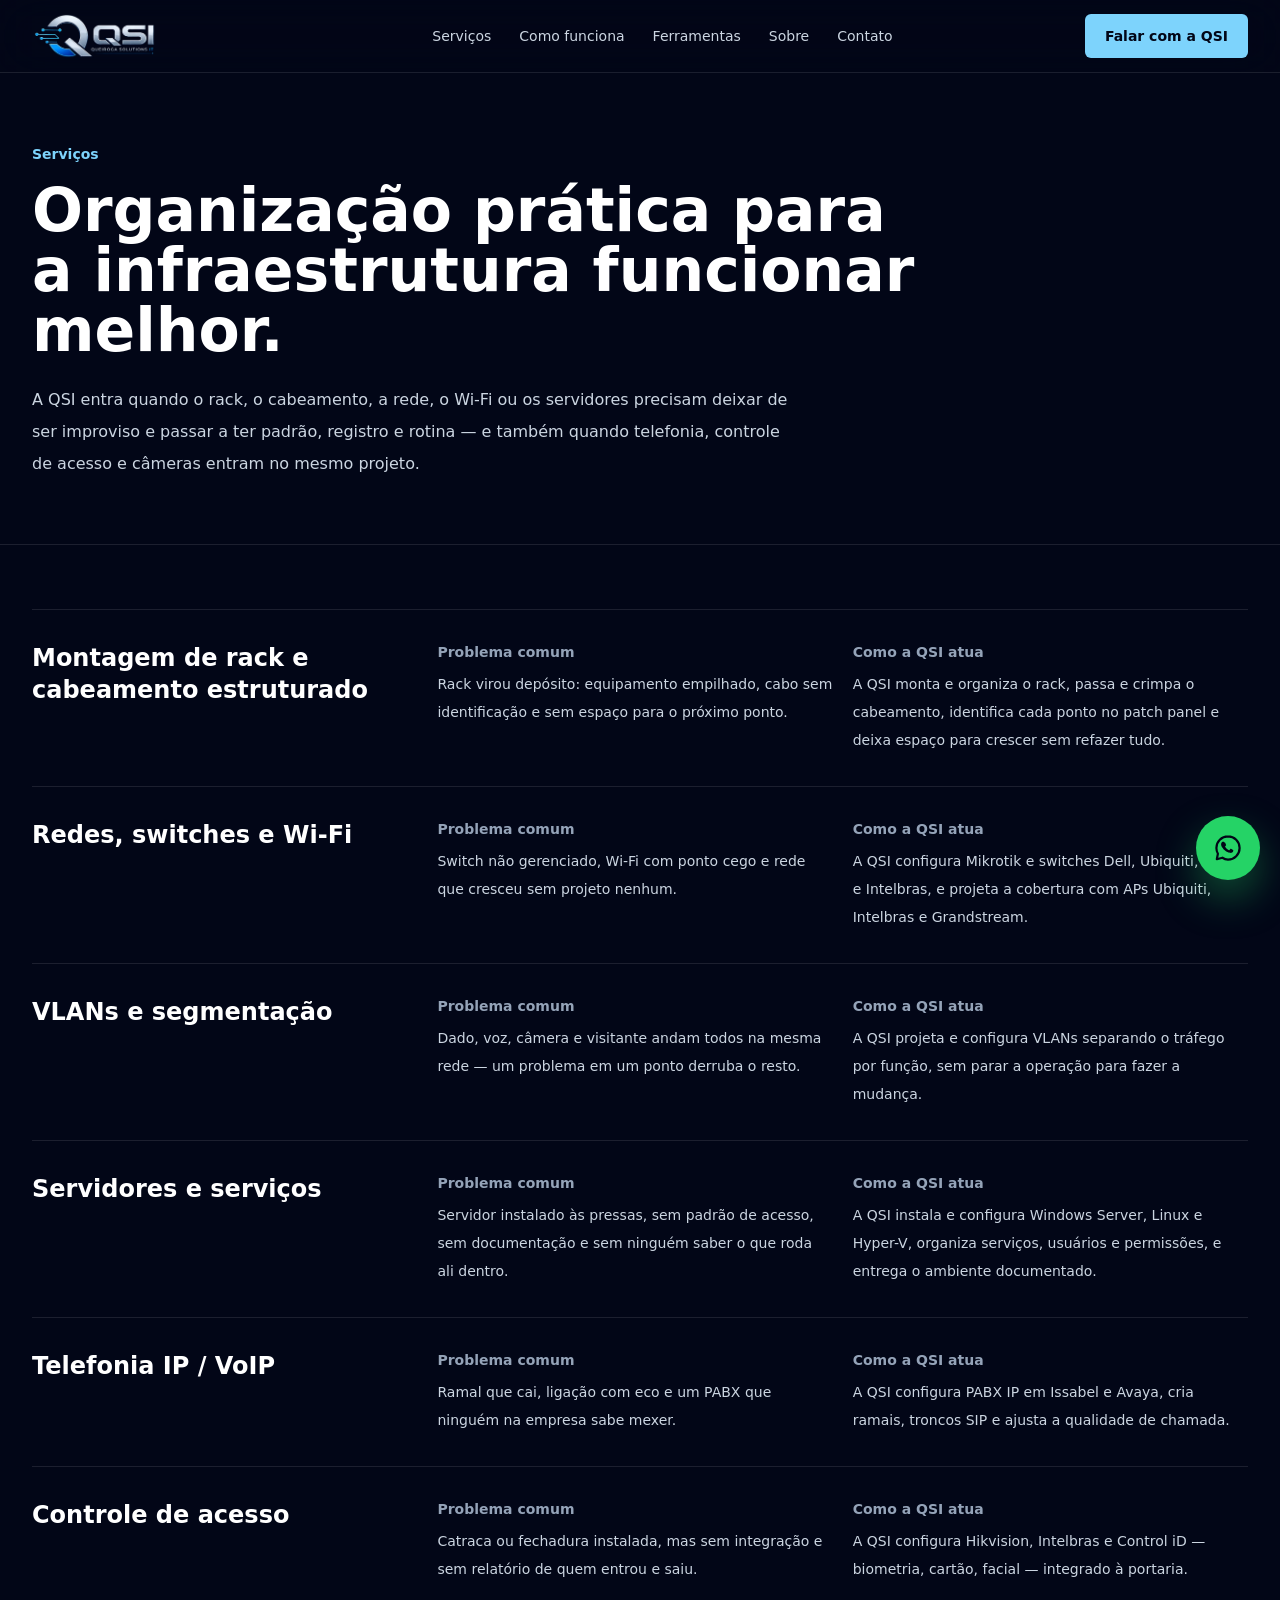
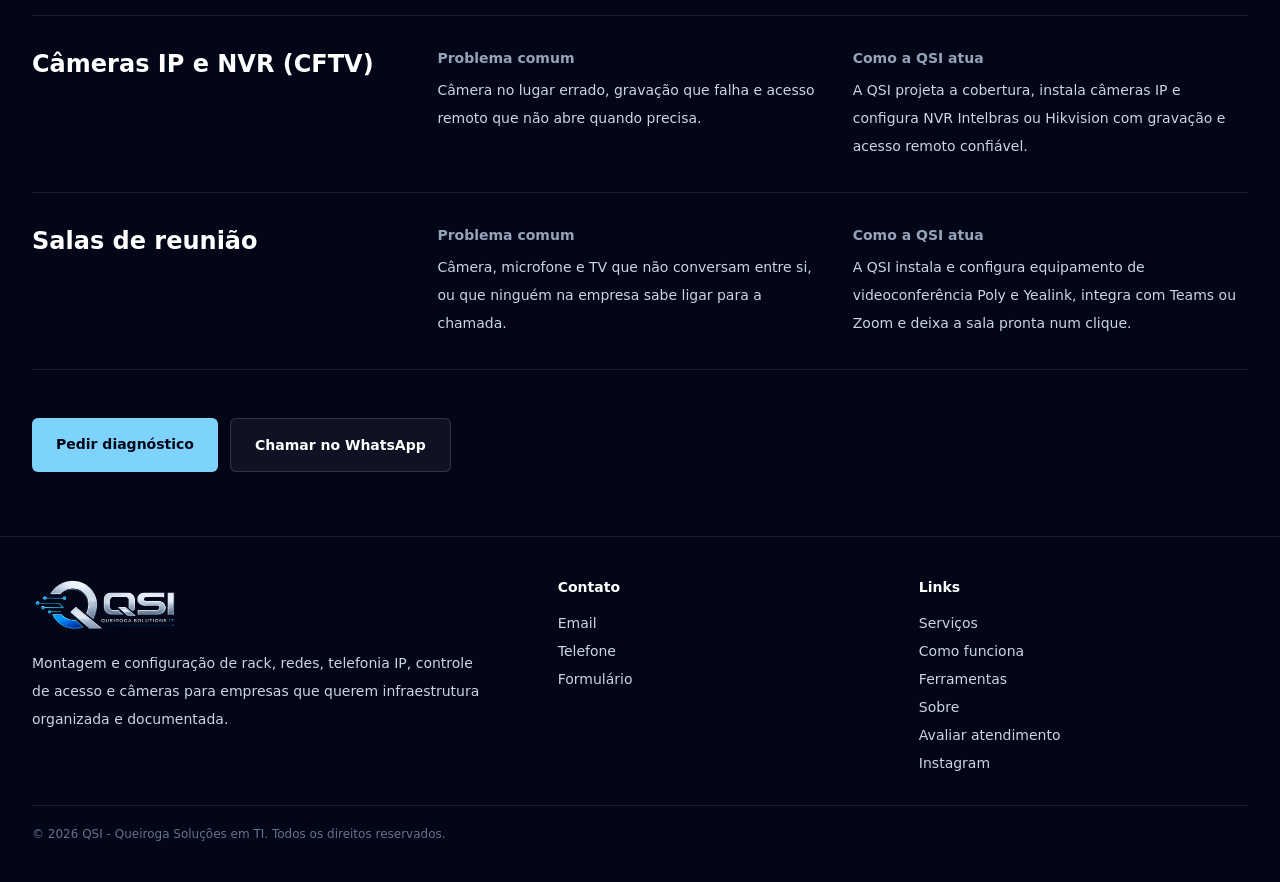
<file: servicos/index.html>
<!DOCTYPE html><!--pJ_8nzzSTksvWDo6ZgwT9--><html lang="pt-BR"><head><meta charSet="utf-8"/><meta name="viewport" content="width=device-width, initial-scale=1"/><link rel="preload" as="image" href="/assets/qsi-logo-transparent.webp"/><link rel="stylesheet" href="/_next/static/css/52a47025838978fd.css" data-precedence="next"/><link rel="preload" as="script" fetchPriority="low" href="/_next/static/chunks/webpack-4380396aec3b6cf0.js"/><script src="/_next/static/chunks/012f69b2-169bed509576dd48.js" async=""></script><script src="/_next/static/chunks/40-041700828706b6f8.js" async=""></script><script src="/_next/static/chunks/main-app-6236810d8918847a.js" async=""></script><script src="/_next/static/chunks/659-0f838036c9bcc469.js" async=""></script><script src="/_next/static/chunks/app/layout-0b3f3701444faee6.js" async=""></script><script src="/_next/static/chunks/435-65545be0f8436f5b.js" async=""></script><script src="/_next/static/chunks/app/page-661c210e06c0be6c.js" async=""></script><script src="/_next/static/chunks/846-dc5301c6cb1cf586.js" async=""></script><script src="/_next/static/chunks/app/servicos/page-2de01b0f46aacb69.js" async=""></script><meta name="theme-color" content="#020617"/><title>Serviços | QSI</title><meta name="description" content="Montagem de rack e cabeamento, redes, switches, Wi-Fi, VLANs e servidores — mais telefonia IP, controle de acesso e câmeras IP/NVR da QSI."/><meta name="author" content="QSI - Queiroga Soluções em TI"/><meta name="keywords" content="Montagem de rack,Cabeamento estruturado,Infraestrutura de rede,Mikrotik,Ubiquiti,Switch gerenciável,VLAN,Wi-Fi corporativo,Configuração de servidores,Windows Server,Hyper-V,Telefonia IP,VoIP,Issabel,Avaya,Controle de acesso,Hikvision,Intelbras,Control iD,CFTV,Câmeras IP,NVR,Sala de reunião,Videoconferência,Poly,Belo Horizonte,Minas Gerais"/><meta name="creator" content="QSI - Queiroga Soluções em TI"/><meta name="publisher" content="QSI - Queiroga Soluções em TI"/><meta name="robots" content="index, follow"/><meta name="googlebot" content="index, follow, max-image-preview:large, max-snippet:-1"/><link rel="canonical" href="https://queirogasolution.com.br/servicos/"/><meta property="og:title" content="Serviços | QSI"/><meta property="og:description" content="Montagem de rack e cabeamento, redes, switches, Wi-Fi, VLANs e servidores — mais telefonia IP, controle de acesso e câmeras IP/NVR da QSI."/><meta property="og:url" content="https://queirogasolution.com.br/servicos/"/><meta property="og:site_name" content="QSI - Queiroga Soluções em TI"/><meta property="og:locale" content="pt_BR"/><meta property="og:image" content="https://queirogasolution.com.br/assets/qsi-og.jpg"/><meta property="og:image:width" content="1200"/><meta property="og:image:height" content="630"/><meta property="og:image:alt" content="QSI - infraestrutura de rede, telefonia e câmeras"/><meta property="og:type" content="website"/><meta name="twitter:card" content="summary_large_image"/><meta name="twitter:title" content="QSI - Queiroga Soluções em TI"/><meta name="twitter:description" content="Montagem e configuração de rack, cabeamento, redes, Wi-Fi e servidores, sem gambiarra."/><meta name="twitter:image" content="https://queirogasolution.com.br/assets/qsi-og.jpg"/><link rel="icon" href="/favicon.ico" type="image/x-icon" sizes="16x16"/><link rel="icon" href="/icon.png?e62e3575fc99ab15" type="image/png" sizes="192x192"/><link rel="apple-touch-icon" href="/apple-icon.png?1be4ec331b343004" type="image/png" sizes="180x180"/><script src="/_next/static/chunks/polyfills-42372ed130431b0a.js" noModule=""></script></head><body><div hidden=""><!--$--><!--/$--></div><header class="fixed inset-x-0 top-0 z-50 border-b border-white/10 bg-slate-950/92 backdrop-blur-xl"><div class="mx-auto flex h-[72px] max-w-[1600px] items-center justify-between gap-4 px-5 lg:px-8"><a href="/" class="flex shrink-0 items-center" aria-label="QSI - página inicial"><img alt="QSI - Queiroga Soluções em TI" width="260" height="100" decoding="async" data-nimg="1" class="h-10 w-36 object-contain object-left sm:h-11 sm:w-40 lg:h-12 lg:w-52" style="color:transparent" src="/assets/qsi-logo-transparent.webp"/></a><nav class="hidden items-center gap-4 md:flex lg:gap-7"><a href="/servicos/" class="whitespace-nowrap text-sm font-medium text-slate-300 transition hover:text-white">Serviços</a><a href="/como-funciona/" class="whitespace-nowrap text-sm font-medium text-slate-300 transition hover:text-white">Como funciona</a><a href="/ferramentas/" class="whitespace-nowrap text-sm font-medium text-slate-300 transition hover:text-white">Ferramentas</a><a href="/sobre/" class="whitespace-nowrap text-sm font-medium text-slate-300 transition hover:text-white">Sobre</a><a href="/contato/" class="whitespace-nowrap text-sm font-medium text-slate-300 transition hover:text-white">Contato</a></nav><a href="/contato/" class="hidden shrink-0 whitespace-nowrap rounded-md bg-sky-300 px-4 py-2.5 text-sm font-semibold text-slate-950 transition hover:bg-white md:inline-flex lg:px-5 lg:py-3">Falar com a QSI</a><button type="button" class="rounded-md border border-white/15 px-4 py-2 text-sm font-semibold text-white md:hidden" aria-expanded="false">Menu</button></div></header><main class="bg-slate-950 pt-20 text-slate-100"><section class="border-b border-white/10 px-5 py-16 lg:px-8"><div class="mx-auto max-w-[1600px]"><p class="mb-4 text-sm font-semibold text-sky-300">Serviços</p><h1 class="max-w-4xl text-4xl font-semibold leading-tight text-white sm:text-6xl">Organização prática para a infraestrutura funcionar melhor.</h1><p class="mt-6 max-w-3xl text-base leading-8 text-slate-300">A QSI entra quando o rack, o cabeamento, a rede, o Wi-Fi ou os servidores precisam deixar de ser improviso e passar a ter padrão, registro e rotina — e também quando telefonia, controle de acesso e câmeras entram no mesmo projeto.</p></div></section><section class="mx-auto max-w-[1600px] px-5 py-16 lg:px-8"><div class="divide-y divide-white/10 border-y border-white/10"><article class="grid gap-6 py-8 lg:grid-cols-[0.32fr_0.68fr]"><div><h2 class="text-2xl font-semibold text-white">Montagem de rack e cabeamento estruturado</h2></div><div class="grid gap-5 sm:grid-cols-2"><div><p class="text-sm font-semibold text-slate-400">Problema comum</p><p class="mt-2 text-sm leading-7 text-slate-300">Rack virou depósito: equipamento empilhado, cabo sem identificação e sem espaço para o próximo ponto.</p></div><div><p class="text-sm font-semibold text-slate-400">Como a QSI atua</p><p class="mt-2 text-sm leading-7 text-slate-300">A QSI monta e organiza o rack, passa e crimpa o cabeamento, identifica cada ponto no patch panel e deixa espaço para crescer sem refazer tudo.</p></div></div></article><article class="grid gap-6 py-8 lg:grid-cols-[0.32fr_0.68fr]"><div><h2 class="text-2xl font-semibold text-white">Redes, switches e Wi-Fi</h2></div><div class="grid gap-5 sm:grid-cols-2"><div><p class="text-sm font-semibold text-slate-400">Problema comum</p><p class="mt-2 text-sm leading-7 text-slate-300">Switch não gerenciado, Wi-Fi com ponto cego e rede que cresceu sem projeto nenhum.</p></div><div><p class="text-sm font-semibold text-slate-400">Como a QSI atua</p><p class="mt-2 text-sm leading-7 text-slate-300">A QSI configura Mikrotik e switches Dell, Ubiquiti, Aruba e Intelbras, e projeta a cobertura com APs Ubiquiti, Intelbras e Grandstream.</p></div></div></article><article class="grid gap-6 py-8 lg:grid-cols-[0.32fr_0.68fr]"><div><h2 class="text-2xl font-semibold text-white">VLANs e segmentação</h2></div><div class="grid gap-5 sm:grid-cols-2"><div><p class="text-sm font-semibold text-slate-400">Problema comum</p><p class="mt-2 text-sm leading-7 text-slate-300">Dado, voz, câmera e visitante andam todos na mesma rede — um problema em um ponto derruba o resto.</p></div><div><p class="text-sm font-semibold text-slate-400">Como a QSI atua</p><p class="mt-2 text-sm leading-7 text-slate-300">A QSI projeta e configura VLANs separando o tráfego por função, sem parar a operação para fazer a mudança.</p></div></div></article><article class="grid gap-6 py-8 lg:grid-cols-[0.32fr_0.68fr]"><div><h2 class="text-2xl font-semibold text-white">Servidores e serviços</h2></div><div class="grid gap-5 sm:grid-cols-2"><div><p class="text-sm font-semibold text-slate-400">Problema comum</p><p class="mt-2 text-sm leading-7 text-slate-300">Servidor instalado às pressas, sem padrão de acesso, sem documentação e sem ninguém saber o que roda ali dentro.</p></div><div><p class="text-sm font-semibold text-slate-400">Como a QSI atua</p><p class="mt-2 text-sm leading-7 text-slate-300">A QSI instala e configura Windows Server, Linux e Hyper-V, organiza serviços, usuários e permissões, e entrega o ambiente documentado.</p></div></div></article><article class="grid gap-6 py-8 lg:grid-cols-[0.32fr_0.68fr]"><div><h2 class="text-2xl font-semibold text-white">Telefonia IP / VoIP</h2></div><div class="grid gap-5 sm:grid-cols-2"><div><p class="text-sm font-semibold text-slate-400">Problema comum</p><p class="mt-2 text-sm leading-7 text-slate-300">Ramal que cai, ligação com eco e um PABX que ninguém na empresa sabe mexer.</p></div><div><p class="text-sm font-semibold text-slate-400">Como a QSI atua</p><p class="mt-2 text-sm leading-7 text-slate-300">A QSI configura PABX IP em Issabel e Avaya, cria ramais, troncos SIP e ajusta a qualidade de chamada.</p></div></div></article><article class="grid gap-6 py-8 lg:grid-cols-[0.32fr_0.68fr]"><div><h2 class="text-2xl font-semibold text-white">Controle de acesso</h2></div><div class="grid gap-5 sm:grid-cols-2"><div><p class="text-sm font-semibold text-slate-400">Problema comum</p><p class="mt-2 text-sm leading-7 text-slate-300">Catraca ou fechadura instalada, mas sem integração e sem relatório de quem entrou e saiu.</p></div><div><p class="text-sm font-semibold text-slate-400">Como a QSI atua</p><p class="mt-2 text-sm leading-7 text-slate-300">A QSI configura Hikvision, Intelbras e Control iD — biometria, cartão, facial — integrado à portaria.</p></div></div></article><article class="grid gap-6 py-8 lg:grid-cols-[0.32fr_0.68fr]"><div><h2 class="text-2xl font-semibold text-white">Câmeras IP e NVR (CFTV)</h2></div><div class="grid gap-5 sm:grid-cols-2"><div><p class="text-sm font-semibold text-slate-400">Problema comum</p><p class="mt-2 text-sm leading-7 text-slate-300">Câmera no lugar errado, gravação que falha e acesso remoto que não abre quando precisa.</p></div><div><p class="text-sm font-semibold text-slate-400">Como a QSI atua</p><p class="mt-2 text-sm leading-7 text-slate-300">A QSI projeta a cobertura, instala câmeras IP e configura NVR Intelbras ou Hikvision com gravação e acesso remoto confiável.</p></div></div></article><article class="grid gap-6 py-8 lg:grid-cols-[0.32fr_0.68fr]"><div><h2 class="text-2xl font-semibold text-white">Salas de reunião</h2></div><div class="grid gap-5 sm:grid-cols-2"><div><p class="text-sm font-semibold text-slate-400">Problema comum</p><p class="mt-2 text-sm leading-7 text-slate-300">Câmera, microfone e TV que não conversam entre si, ou que ninguém na empresa sabe ligar para a chamada.</p></div><div><p class="text-sm font-semibold text-slate-400">Como a QSI atua</p><p class="mt-2 text-sm leading-7 text-slate-300">A QSI instala e configura equipamento de videoconferência Poly e Yealink, integra com Teams ou Zoom e deixa a sala pronta num clique.</p></div></div></article></div><div class="mt-12 flex flex-col gap-3 sm:flex-row"><a class="inline-flex justify-center rounded-md bg-sky-300 px-6 py-4 text-sm font-semibold text-slate-950 transition hover:bg-white" href="/contato/">Pedir diagnóstico</a><button type="button" data-qsi-whatsapp-popup="true" class="inline-flex justify-center rounded-md border border-white/15 bg-white/5 px-6 py-4 text-sm font-semibold text-white transition hover:border-emerald-400 hover:text-emerald-200">Chamar no WhatsApp</button></div></section></main><!--$--><!--/$--><footer class="border-t border-white/10 bg-slate-950 px-5 py-10 lg:px-8"><div class="mx-auto grid max-w-[1600px] gap-8 text-sm text-slate-300 lg:grid-cols-[1.2fr_0.8fr_0.8fr]"><div><img alt="QSI - Queiroga Soluções em TI" loading="lazy" width="260" height="100" decoding="async" data-nimg="1" class="h-14 w-48 object-contain object-left" style="color:transparent" src="/assets/qsi-logo-transparent.webp"/><p class="mt-4 max-w-md leading-7">Montagem e configuração de rack, redes, telefonia IP, controle de acesso e câmeras para empresas que querem infraestrutura organizada e documentada.</p></div><div><p class="font-semibold text-white">Contato</p><div class="mt-4 grid gap-2"><a href="mailto:victorqueiroga.qsi@gmail.com">Email</a><a href="tel:+5531975276704">Telefone</a><a href="/contato/">Formulário</a></div></div><div><p class="font-semibold text-white">Links</p><div class="mt-4 grid gap-2"><a href="/servicos/">Serviços</a><a href="/como-funciona/">Como funciona</a><a href="/ferramentas/">Ferramentas</a><a href="/sobre/">Sobre</a><a href="/avaliacao/">Avaliar atendimento</a><a href="https://www.instagram.com/queiroga_solutions_it?igsh=ZDJmYmFrMWUxdTM=" target="_blank" rel="noreferrer">Instagram</a></div></div></div><div class="mx-auto mt-8 max-w-[1600px] border-t border-white/10 pt-5 text-xs text-slate-500">© 2026 QSI - Queiroga Soluções em TI. Todos os direitos reservados.</div></footer><button type="button" data-qsi-whatsapp-popup="true" aria-label="Abrir WhatsApp da QSI" class="fixed bottom-5 right-5 z-40 inline-flex h-16 w-16 items-center justify-center rounded-full bg-[#25D366] text-slate-950 shadow-[0_18px_40px_rgba(37,211,102,0.35)] transition hover:-translate-y-0.5 hover:scale-105 hover:bg-[#2de374]" aria-expanded="false"><svg viewBox="0 0 32 32" aria-hidden="true" class="h-8 w-8" fill="none" xmlns="http://www.w3.org/2000/svg"><path d="M16 4.4C9.6 4.4 4.4 9.6 4.4 16c0 2.08.55 4.03 1.51 5.72L4.8 27.2l5.62-1.48A11.47 11.47 0 0 0 16 27.6c6.4 0 11.6-5.2 11.6-11.6S22.4 4.4 16 4.4Z" stroke="currentColor" stroke-width="2.2" stroke-linejoin="round"></path><path d="M12.2 10.25c-.25-.55-.45-.57-.69-.58h-.58c-.2 0-.52.07-.8.37-.27.3-1.04 1.02-1.04 2.48s1.07 2.88 1.22 3.08c.15.2 2.08 3.31 5.12 4.51 2.54 1 3.06.8 3.61.75.55-.05 1.78-.73 2.03-1.43.25-.7.25-1.31.17-1.43-.07-.12-.27-.2-.57-.35l-1.68-.82c-.25-.1-.45-.15-.62.15-.17.3-.72.92-.87 1.1-.15.2-.32.22-.6.08-.27-.13-1.17-.43-2.23-1.37-.82-.73-1.38-1.65-1.53-1.92-.15-.3-.02-.45.13-.6.13-.13.3-.35.45-.52.15-.17.2-.3.3-.5.1-.2.05-.37-.02-.52l-.82-1.98Z" fill="currentColor"></path></svg></button><script src="/_next/static/chunks/webpack-4380396aec3b6cf0.js" id="_R_" async=""></script><script>(self.__next_f=self.__next_f||[]).push([0])</script><script>self.__next_f.push([1,"1:\"$Sreact.fragment\"\n2:I[6668,[\"659\",\"static/chunks/659-0f838036c9bcc469.js\",\"177\",\"static/chunks/app/layout-0b3f3701444faee6.js\"],\"Header\"]\n3:I[687,[],\"\"]\n4:I[9392,[],\"\"]\n5:I[1659,[\"659\",\"static/chunks/659-0f838036c9bcc469.js\",\"435\",\"static/chunks/435-65545be0f8436f5b.js\",\"974\",\"static/chunks/app/page-661c210e06c0be6c.js\"],\"Image\"]\n6:I[704,[\"659\",\"static/chunks/659-0f838036c9bcc469.js\",\"177\",\"static/chunks/app/layout-0b3f3701444faee6.js\"],\"ContactController\"]\na:I[8389,[],\"\"]\n:HL[\"/_next/static/css/52a47025838978fd.css\",\"style\"]\n"])</script><script>self.__next_f.push([1,"0:{\"P\":null,\"b\":\"pJ-8nzzSTksvWDo6ZgwT9\",\"p\":\"\",\"c\":[\"\",\"servicos\",\"\"],\"i\":false,\"f\":[[[\"\",{\"children\":[\"servicos\",{\"children\":[\"__PAGE__\",{}]}]},\"$undefined\",\"$undefined\",true],[\"\",[\"$\",\"$1\",\"c\",{\"children\":[[[\"$\",\"link\",\"0\",{\"rel\":\"stylesheet\",\"href\":\"/_next/static/css/52a47025838978fd.css\",\"precedence\":\"next\",\"crossOrigin\":\"$undefined\",\"nonce\":\"$undefined\"}]],[\"$\",\"html\",null,{\"lang\":\"pt-BR\",\"children\":[\"$\",\"body\",null,{\"children\":[[\"$\",\"$L2\",null,{}],[\"$\",\"$L3\",null,{\"parallelRouterKey\":\"children\",\"error\":\"$undefined\",\"errorStyles\":\"$undefined\",\"errorScripts\":\"$undefined\",\"template\":[\"$\",\"$L4\",null,{}],\"templateStyles\":\"$undefined\",\"templateScripts\":\"$undefined\",\"notFound\":[[[\"$\",\"title\",null,{\"children\":\"404: This page could not be found.\"}],[\"$\",\"div\",null,{\"style\":{\"fontFamily\":\"system-ui,\\\"Segoe UI\\\",Roboto,Helvetica,Arial,sans-serif,\\\"Apple Color Emoji\\\",\\\"Segoe UI Emoji\\\"\",\"height\":\"100vh\",\"textAlign\":\"center\",\"display\":\"flex\",\"flexDirection\":\"column\",\"alignItems\":\"center\",\"justifyContent\":\"center\"},\"children\":[\"$\",\"div\",null,{\"children\":[[\"$\",\"style\",null,{\"dangerouslySetInnerHTML\":{\"__html\":\"body{color:#000;background:#fff;margin:0}.next-error-h1{border-right:1px solid rgba(0,0,0,.3)}@media (prefers-color-scheme:dark){body{color:#fff;background:#000}.next-error-h1{border-right:1px solid rgba(255,255,255,.3)}}\"}}],[\"$\",\"h1\",null,{\"className\":\"next-error-h1\",\"style\":{\"display\":\"inline-block\",\"margin\":\"0 20px 0 0\",\"padding\":\"0 23px 0 0\",\"fontSize\":24,\"fontWeight\":500,\"verticalAlign\":\"top\",\"lineHeight\":\"49px\"},\"children\":404}],[\"$\",\"div\",null,{\"style\":{\"display\":\"inline-block\"},\"children\":[\"$\",\"h2\",null,{\"style\":{\"fontSize\":14,\"fontWeight\":400,\"lineHeight\":\"49px\",\"margin\":0},\"children\":\"This page could not be found.\"}]}]]}]}]],[]],\"forbidden\":\"$undefined\",\"unauthorized\":\"$undefined\"}],[\"$\",\"footer\",null,{\"className\":\"border-t border-white/10 bg-slate-950 px-5 py-10 lg:px-8\",\"children\":[[\"$\",\"div\",null,{\"className\":\"mx-auto grid max-w-[1600px] gap-8 text-sm text-slate-300 lg:grid-cols-[1.2fr_0.8fr_0.8fr]\",\"children\":[[\"$\",\"div\",null,{\"children\":[[\"$\",\"$L5\",null,{\"src\":\"/assets/qsi-logo-transparent.webp\",\"alt\":\"QSI - Queiroga Soluções em TI\",\"width\":260,\"height\":100,\"className\":\"h-14 w-48 object-contain object-left\"}],[\"$\",\"p\",null,{\"className\":\"mt-4 max-w-md leading-7\",\"children\":\"Montagem e configuração de rack, redes, telefonia IP, controle de acesso e câmeras para empresas que querem infraestrutura organizada e documentada.\"}]]}],[\"$\",\"div\",null,{\"children\":[[\"$\",\"p\",null,{\"className\":\"font-semibold text-white\",\"children\":\"Contato\"}],[\"$\",\"div\",null,{\"className\":\"mt-4 grid gap-2\",\"children\":[[\"$\",\"a\",null,{\"href\":\"mailto:victorqueiroga.qsi@gmail.com\",\"children\":\"Email\"}],[\"$\",\"a\",null,{\"href\":\"tel:+5531975276704\",\"children\":\"Telefone\"}],[\"$\",\"a\",null,{\"href\":\"/contato/\",\"children\":\"Formulário\"}]]}]]}],[\"$\",\"div\",null,{\"children\":[[\"$\",\"p\",null,{\"className\":\"font-semibold text-white\",\"children\":\"Links\"}],[\"$\",\"div\",null,{\"className\":\"mt-4 grid gap-2\",\"children\":[[\"$\",\"a\",null,{\"href\":\"/servicos/\",\"children\":\"Serviços\"}],[\"$\",\"a\",null,{\"href\":\"/como-funciona/\",\"children\":\"Como funciona\"}],[\"$\",\"a\",null,{\"href\":\"/ferramentas/\",\"children\":\"Ferramentas\"}],[\"$\",\"a\",null,{\"href\":\"/sobre/\",\"children\":\"Sobre\"}],[\"$\",\"a\",null,{\"href\":\"/avaliacao/\",\"children\":\"Avaliar atendimento\"}],[\"$\",\"a\",null,{\"href\":\"https://www.instagram.com/queiroga_solutions_it?igsh=ZDJmYmFrMWUxdTM=\",\"target\":\"_blank\",\"rel\":\"noreferrer\",\"children\":\"Instagram\"}]]}]]}]]}],[\"$\",\"div\",null,{\"className\":\"mx-auto mt-8 max-w-[1600px] border-t border-white/10 pt-5 text-xs text-slate-500\",\"children\":\"© 2026 QSI - Queiroga Soluções em TI. Todos os direitos reservados.\"}]]}],[\"$\",\"$L6\",null,{}]]}]}]]}],{\"children\":[\"servicos\",[\"$\",\"$1\",\"c\",{\"children\":[null,[\"$\",\"$L3\",null,{\"parallelRouterKey\":\"children\",\"error\":\"$undefined\",\"errorStyles\":\"$undefined\",\"errorScripts\":\"$undefined\",\"template\":[\"$\",\"$L4\",null,{}],\"templateStyles\":\"$undefined\",\"templateScripts\":\"$undefined\",\"notFound\":\"$undefined\",\"forbidden\":\"$undefined\",\"unauthorized\":\"$undefined\"}]]}],{\"children\":[\"__PAGE__\",[\"$\",\"$1\",\"c\",{\"children\":[[\"$\",\"main\",null,{\"className\":\"bg-slate-950 pt-20 text-slate-100\",\"children\":[[\"$\",\"section\",null,{\"className\":\"border-b border-white/10 px-5 py-16 lg:px-8\",\"children\":[\"$\",\"div\",null,{\"className\":\"mx-auto max-w-[1600px]\",\"children\":[[\"$\",\"p\",null,{\"className\":\"mb-4 text-sm font-semibold text-sky-300\",\"children\":\"Serviços\"}],[\"$\",\"h1\",null,{\"className\":\"max-w-4xl text-4xl font-semibold leading-tight text-white sm:text-6xl\",\"children\":\"Organização prática para a infraestrutura funcionar melhor.\"}],[\"$\",\"p\",null,{\"className\":\"mt-6 max-w-3xl text-base leading-8 text-slate-300\",\"children\":\"A QSI entra quando o rack, o cabeamento, a rede, o Wi-Fi ou os servidores precisam deixar de ser improviso e passar a ter padrão, registro e rotina — e também quando telefonia, controle de acesso e câmeras entram no mesmo projeto.\"}]]}]}],\"$L7\"]}],null,\"$L8\"]}],{},null,false]},null,false]},null,false],\"$L9\",false]],\"m\":\"$undefined\",\"G\":[\"$a\",[]],\"s\":false,\"S\":true}\n"])</script><script>self.__next_f.push([1,"10:I[4342,[],\"OutletBoundary\"]\n12:I[1227,[],\"AsyncMetadataOutlet\"]\n14:I[4342,[],\"ViewportBoundary\"]\n16:I[4342,[],\"MetadataBoundary\"]\n17:\"$Sreact.suspense\"\n"])</script><script>self.__next_f.push([1,"7:[\"$\",\"section\",null,{\"className\":\"mx-auto max-w-[1600px] px-5 py-16 lg:px-8\",\"children\":[[\"$\",\"div\",null,{\"className\":\"divide-y divide-white/10 border-y border-white/10\",\"children\":[[\"$\",\"article\",\"Montagem de rack e cabeamento estruturado\",{\"className\":\"grid gap-6 py-8 lg:grid-cols-[0.32fr_0.68fr]\",\"children\":[[\"$\",\"div\",null,{\"children\":[\"$\",\"h2\",null,{\"className\":\"text-2xl font-semibold text-white\",\"children\":\"Montagem de rack e cabeamento estruturado\"}]}],[\"$\",\"div\",null,{\"className\":\"grid gap-5 sm:grid-cols-2\",\"children\":[[\"$\",\"div\",null,{\"children\":[[\"$\",\"p\",null,{\"className\":\"text-sm font-semibold text-slate-400\",\"children\":\"Problema comum\"}],[\"$\",\"p\",null,{\"className\":\"mt-2 text-sm leading-7 text-slate-300\",\"children\":\"Rack virou depósito: equipamento empilhado, cabo sem identificação e sem espaço para o próximo ponto.\"}]]}],[\"$\",\"div\",null,{\"children\":[[\"$\",\"p\",null,{\"className\":\"text-sm font-semibold text-slate-400\",\"children\":\"Como a QSI atua\"}],[\"$\",\"p\",null,{\"className\":\"mt-2 text-sm leading-7 text-slate-300\",\"children\":\"A QSI monta e organiza o rack, passa e crimpa o cabeamento, identifica cada ponto no patch panel e deixa espaço para crescer sem refazer tudo.\"}]]}]]}]]}],[\"$\",\"article\",\"Redes, switches e Wi-Fi\",{\"className\":\"grid gap-6 py-8 lg:grid-cols-[0.32fr_0.68fr]\",\"children\":[[\"$\",\"div\",null,{\"children\":[\"$\",\"h2\",null,{\"className\":\"text-2xl font-semibold text-white\",\"children\":\"Redes, switches e Wi-Fi\"}]}],[\"$\",\"div\",null,{\"className\":\"grid gap-5 sm:grid-cols-2\",\"children\":[[\"$\",\"div\",null,{\"children\":[[\"$\",\"p\",null,{\"className\":\"text-sm font-semibold text-slate-400\",\"children\":\"Problema comum\"}],[\"$\",\"p\",null,{\"className\":\"mt-2 text-sm leading-7 text-slate-300\",\"children\":\"Switch não gerenciado, Wi-Fi com ponto cego e rede que cresceu sem projeto nenhum.\"}]]}],[\"$\",\"div\",null,{\"children\":[[\"$\",\"p\",null,{\"className\":\"text-sm font-semibold text-slate-400\",\"children\":\"Como a QSI atua\"}],[\"$\",\"p\",null,{\"className\":\"mt-2 text-sm leading-7 text-slate-300\",\"children\":\"A QSI configura Mikrotik e switches Dell, Ubiquiti, Aruba e Intelbras, e projeta a cobertura com APs Ubiquiti, Intelbras e Grandstream.\"}]]}]]}]]}],[\"$\",\"article\",\"VLANs e segmentação\",{\"className\":\"grid gap-6 py-8 lg:grid-cols-[0.32fr_0.68fr]\",\"children\":[[\"$\",\"div\",null,{\"children\":[\"$\",\"h2\",null,{\"className\":\"text-2xl font-semibold text-white\",\"children\":\"VLANs e segmentação\"}]}],[\"$\",\"div\",null,{\"className\":\"grid gap-5 sm:grid-cols-2\",\"children\":[[\"$\",\"div\",null,{\"children\":[[\"$\",\"p\",null,{\"className\":\"text-sm font-semibold text-slate-400\",\"children\":\"Problema comum\"}],[\"$\",\"p\",null,{\"className\":\"mt-2 text-sm leading-7 text-slate-300\",\"children\":\"Dado, voz, câmera e visitante andam todos na mesma rede — um problema em um ponto derruba o resto.\"}]]}],[\"$\",\"div\",null,{\"children\":[[\"$\",\"p\",null,{\"className\":\"text-sm font-semibold text-slate-400\",\"children\":\"Como a QSI atua\"}],[\"$\",\"p\",null,{\"className\":\"mt-2 text-sm leading-7 text-slate-300\",\"children\":\"A QSI projeta e configura VLANs separando o tráfego por função, sem parar a operação para fazer a mudança.\"}]]}]]}]]}],[\"$\",\"article\",\"Servidores e serviços\",{\"className\":\"grid gap-6 py-8 lg:grid-cols-[0.32fr_0.68fr]\",\"children\":[[\"$\",\"div\",null,{\"children\":[\"$\",\"h2\",null,{\"className\":\"text-2xl font-semibold text-white\",\"children\":\"Servidores e serviços\"}]}],[\"$\",\"div\",null,{\"className\":\"grid gap-5 sm:grid-cols-2\",\"children\":[[\"$\",\"div\",null,{\"children\":[[\"$\",\"p\",null,{\"className\":\"text-sm font-semibold text-slate-400\",\"children\":\"Problema comum\"}],[\"$\",\"p\",null,{\"className\":\"mt-2 text-sm leading-7 text-slate-300\",\"children\":\"Servidor instalado às pressas, sem padrão de acesso, sem documentação e sem ninguém saber o que roda ali dentro.\"}]]}],[\"$\",\"div\",null,{\"children\":[[\"$\",\"p\",null,{\"className\":\"text-sm font-semibold text-slate-400\",\"children\":\"Como a QSI atua\"}],[\"$\",\"p\",null,{\"className\":\"mt-2 text-sm leading-7 text-slate-300\",\"children\":\"A QSI instala e configura Windows Server, Linux e Hyper-V, organiza serviços, usuários e permissões, e entrega o ambiente documentado.\"}]]}]]}]]}],\"$Lb\",\"$Lc\",\"$Ld\",\"$Le\"]}],\"$Lf\"]}]\n"])</script><script>self.__next_f.push([1,"8:[\"$\",\"$L10\",null,{\"children\":[\"$L11\",[\"$\",\"$L12\",null,{\"promise\":\"$@13\"}]]}]\n9:[\"$\",\"$1\",\"h\",{\"children\":[null,[[\"$\",\"$L14\",null,{\"children\":\"$L15\"}],null],[\"$\",\"$L16\",null,{\"children\":[\"$\",\"div\",null,{\"hidden\":true,\"children\":[\"$\",\"$17\",null,{\"fallback\":null,\"children\":\"$L18\"}]}]}]]}]\n"])</script><script>self.__next_f.push([1,"19:I[7846,[\"846\",\"static/chunks/846-dc5301c6cb1cf586.js\",\"873\",\"static/chunks/app/servicos/page-2de01b0f46aacb69.js\"],\"\"]\n"])</script><script>self.__next_f.push([1,"b:[\"$\",\"article\",\"Telefonia IP / VoIP\",{\"className\":\"grid gap-6 py-8 lg:grid-cols-[0.32fr_0.68fr]\",\"children\":[[\"$\",\"div\",null,{\"children\":[\"$\",\"h2\",null,{\"className\":\"text-2xl font-semibold text-white\",\"children\":\"Telefonia IP / VoIP\"}]}],[\"$\",\"div\",null,{\"className\":\"grid gap-5 sm:grid-cols-2\",\"children\":[[\"$\",\"div\",null,{\"children\":[[\"$\",\"p\",null,{\"className\":\"text-sm font-semibold text-slate-400\",\"children\":\"Problema comum\"}],[\"$\",\"p\",null,{\"className\":\"mt-2 text-sm leading-7 text-slate-300\",\"children\":\"Ramal que cai, ligação com eco e um PABX que ninguém na empresa sabe mexer.\"}]]}],[\"$\",\"div\",null,{\"children\":[[\"$\",\"p\",null,{\"className\":\"text-sm font-semibold text-slate-400\",\"children\":\"Como a QSI atua\"}],[\"$\",\"p\",null,{\"className\":\"mt-2 text-sm leading-7 text-slate-300\",\"children\":\"A QSI configura PABX IP em Issabel e Avaya, cria ramais, troncos SIP e ajusta a qualidade de chamada.\"}]]}]]}]]}]\n"])</script><script>self.__next_f.push([1,"c:[\"$\",\"article\",\"Controle de acesso\",{\"className\":\"grid gap-6 py-8 lg:grid-cols-[0.32fr_0.68fr]\",\"children\":[[\"$\",\"div\",null,{\"children\":[\"$\",\"h2\",null,{\"className\":\"text-2xl font-semibold text-white\",\"children\":\"Controle de acesso\"}]}],[\"$\",\"div\",null,{\"className\":\"grid gap-5 sm:grid-cols-2\",\"children\":[[\"$\",\"div\",null,{\"children\":[[\"$\",\"p\",null,{\"className\":\"text-sm font-semibold text-slate-400\",\"children\":\"Problema comum\"}],[\"$\",\"p\",null,{\"className\":\"mt-2 text-sm leading-7 text-slate-300\",\"children\":\"Catraca ou fechadura instalada, mas sem integração e sem relatório de quem entrou e saiu.\"}]]}],[\"$\",\"div\",null,{\"children\":[[\"$\",\"p\",null,{\"className\":\"text-sm font-semibold text-slate-400\",\"children\":\"Como a QSI atua\"}],[\"$\",\"p\",null,{\"className\":\"mt-2 text-sm leading-7 text-slate-300\",\"children\":\"A QSI configura Hikvision, Intelbras e Control iD — biometria, cartão, facial — integrado à portaria.\"}]]}]]}]]}]\n"])</script><script>self.__next_f.push([1,"d:[\"$\",\"article\",\"Câmeras IP e NVR (CFTV)\",{\"className\":\"grid gap-6 py-8 lg:grid-cols-[0.32fr_0.68fr]\",\"children\":[[\"$\",\"div\",null,{\"children\":[\"$\",\"h2\",null,{\"className\":\"text-2xl font-semibold text-white\",\"children\":\"Câmeras IP e NVR (CFTV)\"}]}],[\"$\",\"div\",null,{\"className\":\"grid gap-5 sm:grid-cols-2\",\"children\":[[\"$\",\"div\",null,{\"children\":[[\"$\",\"p\",null,{\"className\":\"text-sm font-semibold text-slate-400\",\"children\":\"Problema comum\"}],[\"$\",\"p\",null,{\"className\":\"mt-2 text-sm leading-7 text-slate-300\",\"children\":\"Câmera no lugar errado, gravação que falha e acesso remoto que não abre quando precisa.\"}]]}],[\"$\",\"div\",null,{\"children\":[[\"$\",\"p\",null,{\"className\":\"text-sm font-semibold text-slate-400\",\"children\":\"Como a QSI atua\"}],[\"$\",\"p\",null,{\"className\":\"mt-2 text-sm leading-7 text-slate-300\",\"children\":\"A QSI projeta a cobertura, instala câmeras IP e configura NVR Intelbras ou Hikvision com gravação e acesso remoto confiável.\"}]]}]]}]]}]\n"])</script><script>self.__next_f.push([1,"e:[\"$\",\"article\",\"Salas de reunião\",{\"className\":\"grid gap-6 py-8 lg:grid-cols-[0.32fr_0.68fr]\",\"children\":[[\"$\",\"div\",null,{\"children\":[\"$\",\"h2\",null,{\"className\":\"text-2xl font-semibold text-white\",\"children\":\"Salas de reunião\"}]}],[\"$\",\"div\",null,{\"className\":\"grid gap-5 sm:grid-cols-2\",\"children\":[[\"$\",\"div\",null,{\"children\":[[\"$\",\"p\",null,{\"className\":\"text-sm font-semibold text-slate-400\",\"children\":\"Problema comum\"}],[\"$\",\"p\",null,{\"className\":\"mt-2 text-sm leading-7 text-slate-300\",\"children\":\"Câmera, microfone e TV que não conversam entre si, ou que ninguém na empresa sabe ligar para a chamada.\"}]]}],[\"$\",\"div\",null,{\"children\":[[\"$\",\"p\",null,{\"className\":\"text-sm font-semibold text-slate-400\",\"children\":\"Como a QSI atua\"}],[\"$\",\"p\",null,{\"className\":\"mt-2 text-sm leading-7 text-slate-300\",\"children\":\"A QSI instala e configura equipamento de videoconferência Poly e Yealink, integra com Teams ou Zoom e deixa a sala pronta num clique.\"}]]}]]}]]}]\n"])</script><script>self.__next_f.push([1,"f:[\"$\",\"div\",null,{\"className\":\"mt-12 flex flex-col gap-3 sm:flex-row\",\"children\":[[\"$\",\"$L19\",null,{\"href\":\"/contato/\",\"className\":\"inline-flex justify-center rounded-md bg-sky-300 px-6 py-4 text-sm font-semibold text-slate-950 transition hover:bg-white\",\"children\":\"Pedir diagnóstico\"}],[\"$\",\"button\",null,{\"type\":\"button\",\"data-qsi-whatsapp-popup\":true,\"className\":\"inline-flex justify-center rounded-md border border-white/15 bg-white/5 px-6 py-4 text-sm font-semibold text-white transition hover:border-emerald-400 hover:text-emerald-200\",\"children\":\"Chamar no WhatsApp\"}]]}]\n"])</script><script>self.__next_f.push([1,"15:[[\"$\",\"meta\",\"0\",{\"charSet\":\"utf-8\"}],[\"$\",\"meta\",\"1\",{\"name\":\"viewport\",\"content\":\"width=device-width, initial-scale=1\"}],[\"$\",\"meta\",\"2\",{\"name\":\"theme-color\",\"content\":\"#020617\"}]]\n11:null\n"])</script><script>self.__next_f.push([1,"1a:I[1603,[],\"IconMark\"]\n"])</script><script>self.__next_f.push([1,"13:{\"metadata\":[[\"$\",\"title\",\"0\",{\"children\":\"Serviços | QSI\"}],[\"$\",\"meta\",\"1\",{\"name\":\"description\",\"content\":\"Montagem de rack e cabeamento, redes, switches, Wi-Fi, VLANs e servidores — mais telefonia IP, controle de acesso e câmeras IP/NVR da QSI.\"}],[\"$\",\"meta\",\"2\",{\"name\":\"author\",\"content\":\"QSI - Queiroga Soluções em TI\"}],[\"$\",\"meta\",\"3\",{\"name\":\"keywords\",\"content\":\"Montagem de rack,Cabeamento estruturado,Infraestrutura de rede,Mikrotik,Ubiquiti,Switch gerenciável,VLAN,Wi-Fi corporativo,Configuração de servidores,Windows Server,Hyper-V,Telefonia IP,VoIP,Issabel,Avaya,Controle de acesso,Hikvision,Intelbras,Control iD,CFTV,Câmeras IP,NVR,Sala de reunião,Videoconferência,Poly,Belo Horizonte,Minas Gerais\"}],[\"$\",\"meta\",\"4\",{\"name\":\"creator\",\"content\":\"QSI - Queiroga Soluções em TI\"}],[\"$\",\"meta\",\"5\",{\"name\":\"publisher\",\"content\":\"QSI - Queiroga Soluções em TI\"}],[\"$\",\"meta\",\"6\",{\"name\":\"robots\",\"content\":\"index, follow\"}],[\"$\",\"meta\",\"7\",{\"name\":\"googlebot\",\"content\":\"index, follow, max-image-preview:large, max-snippet:-1\"}],[\"$\",\"link\",\"8\",{\"rel\":\"canonical\",\"href\":\"https://queirogasolution.com.br/servicos/\"}],[\"$\",\"meta\",\"9\",{\"property\":\"og:title\",\"content\":\"Serviços | QSI\"}],[\"$\",\"meta\",\"10\",{\"property\":\"og:description\",\"content\":\"Montagem de rack e cabeamento, redes, switches, Wi-Fi, VLANs e servidores — mais telefonia IP, controle de acesso e câmeras IP/NVR da QSI.\"}],[\"$\",\"meta\",\"11\",{\"property\":\"og:url\",\"content\":\"https://queirogasolution.com.br/servicos/\"}],[\"$\",\"meta\",\"12\",{\"property\":\"og:site_name\",\"content\":\"QSI - Queiroga Soluções em TI\"}],[\"$\",\"meta\",\"13\",{\"property\":\"og:locale\",\"content\":\"pt_BR\"}],[\"$\",\"meta\",\"14\",{\"property\":\"og:image\",\"content\":\"https://queirogasolution.com.br/assets/qsi-og.jpg\"}],[\"$\",\"meta\",\"15\",{\"property\":\"og:image:width\",\"content\":\"1200\"}],[\"$\",\"meta\",\"16\",{\"property\":\"og:image:height\",\"content\":\"630\"}],[\"$\",\"meta\",\"17\",{\"property\":\"og:image:alt\",\"content\":\"QSI - infraestrutura de rede, telefonia e câmeras\"}],[\"$\",\"meta\",\"18\",{\"property\":\"og:type\",\"content\":\"website\"}],[\"$\",\"meta\",\"19\",{\"name\":\"twitter:card\",\"content\":\"summary_large_image\"}],[\"$\",\"meta\",\"20\",{\"name\":\"twitter:title\",\"content\":\"QSI - Queiroga Soluções em TI\"}],[\"$\",\"meta\",\"21\",{\"name\":\"twitter:description\",\"content\":\"Montagem e configuração de rack, cabeamento, redes, Wi-Fi e servidores, sem gambiarra.\"}],[\"$\",\"meta\",\"22\",{\"name\":\"twitter:image\",\"content\":\"https://queirogasolution.com.br/assets/qsi-og.jpg\"}],[\"$\",\"link\",\"23\",{\"rel\":\"icon\",\"href\":\"/favicon.ico\",\"type\":\"image/x-icon\",\"sizes\":\"16x16\"}],[\"$\",\"link\",\"24\",{\"rel\":\"icon\",\"href\":\"/icon.png?e62e3575fc99ab15\",\"type\":\"image/png\",\"sizes\":\"192x192\"}],[\"$\",\"link\",\"25\",{\"rel\":\"apple-touch-icon\",\"href\":\"/apple-icon.png?1be4ec331b343004\",\"type\":\"image/png\",\"sizes\":\"180x180\"}],[\"$\",\"$L1a\",\"26\",{}]],\"error\":null,\"digest\":\"$undefined\"}\n"])</script><script>self.__next_f.push([1,"18:\"$13:metadata\"\n"])</script></body></html>
</file>
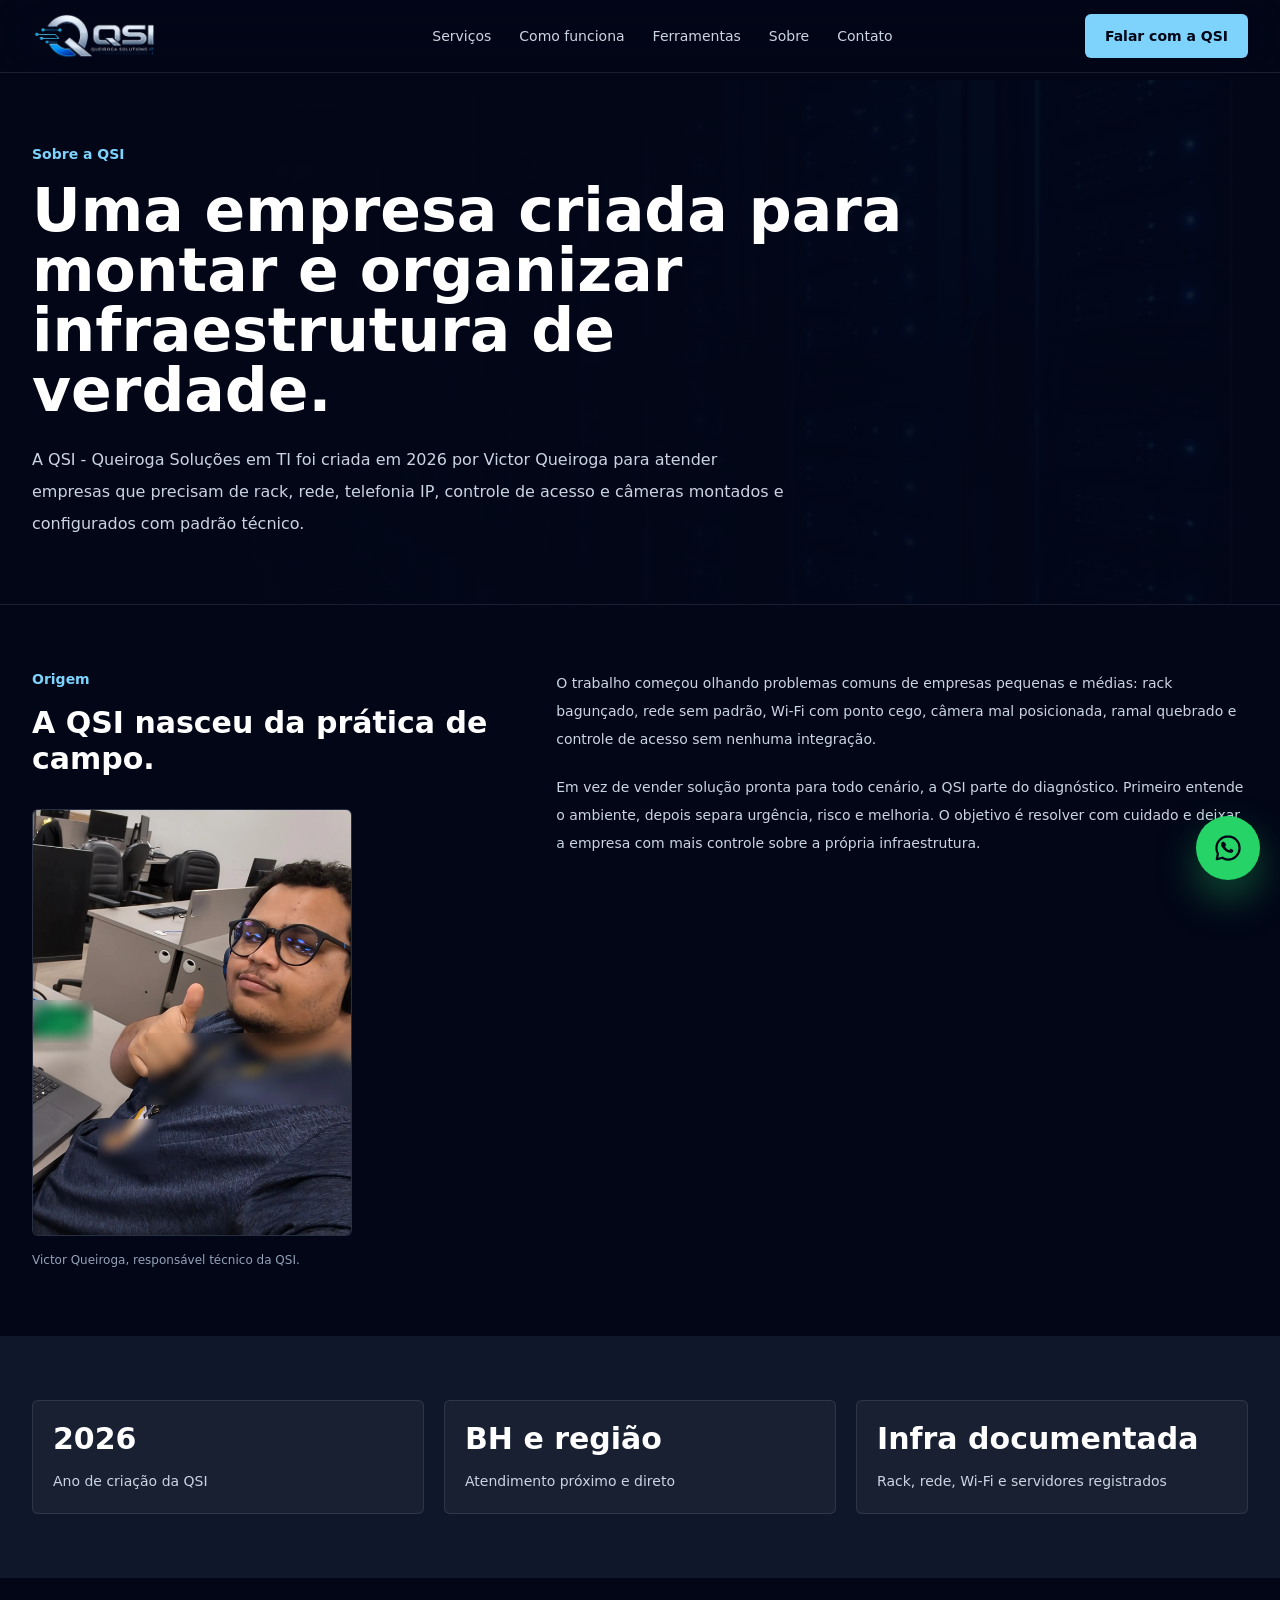
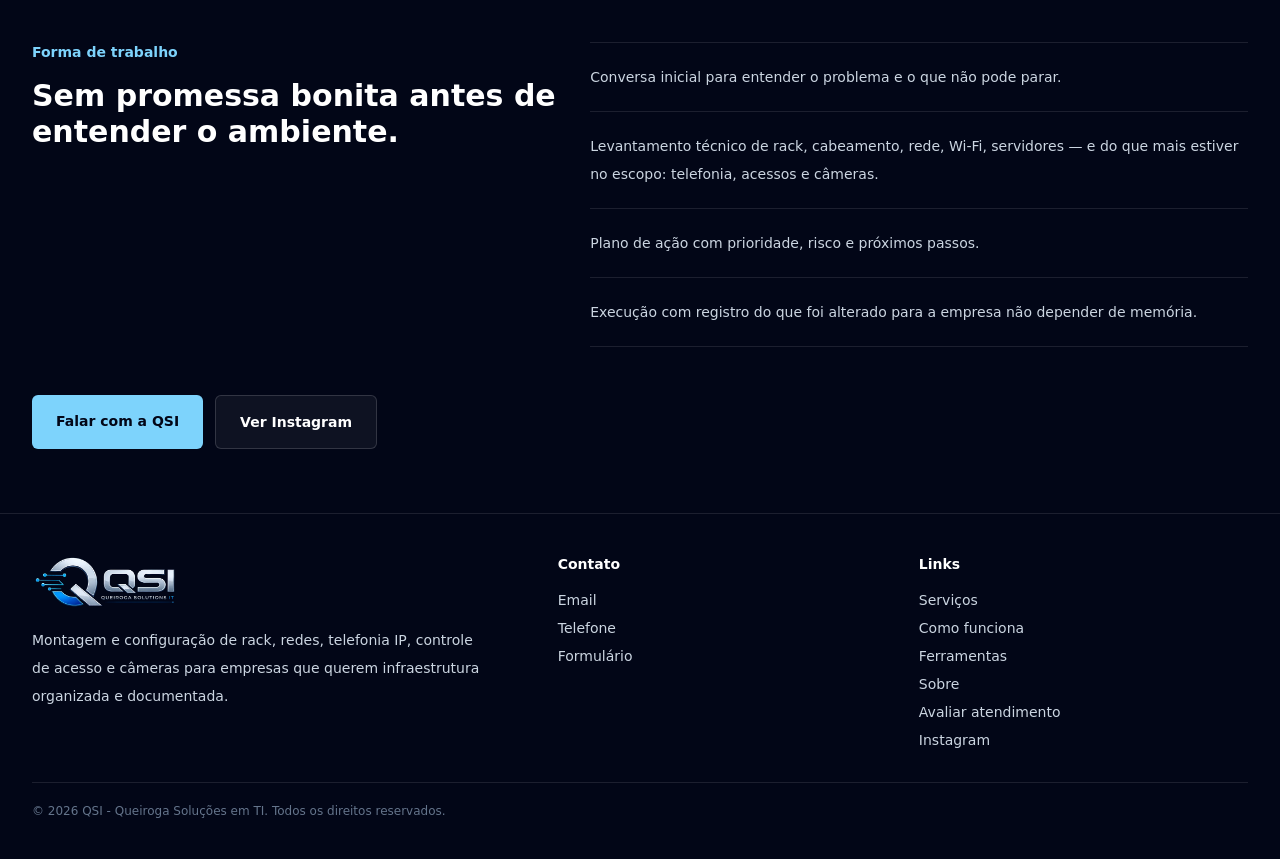
<file: sobre/index.html>
<!DOCTYPE html><!--pJ_8nzzSTksvWDo6ZgwT9--><html lang="pt-BR"><head><meta charSet="utf-8"/><meta name="viewport" content="width=device-width, initial-scale=1"/><link rel="preload" as="image" href="/assets/qsi-logo-transparent.webp"/><link rel="stylesheet" href="/_next/static/css/52a47025838978fd.css" data-precedence="next"/><link rel="preload" as="script" fetchPriority="low" href="/_next/static/chunks/webpack-4380396aec3b6cf0.js"/><script src="/_next/static/chunks/012f69b2-169bed509576dd48.js" async=""></script><script src="/_next/static/chunks/40-041700828706b6f8.js" async=""></script><script src="/_next/static/chunks/main-app-6236810d8918847a.js" async=""></script><script src="/_next/static/chunks/659-0f838036c9bcc469.js" async=""></script><script src="/_next/static/chunks/app/layout-0b3f3701444faee6.js" async=""></script><script src="/_next/static/chunks/846-dc5301c6cb1cf586.js" async=""></script><script src="/_next/static/chunks/app/sobre/page-4323a1d98f8b47a7.js" async=""></script><meta name="theme-color" content="#020617"/><title>Sobre a empresa | QSI</title><meta name="description" content="Conheça a QSI - Queiroga Soluções em TI, criada em 2026 para montar rack, configurar rede, telefonia IP, controle de acesso e câmeras."/><meta name="author" content="QSI - Queiroga Soluções em TI"/><meta name="keywords" content="Montagem de rack,Cabeamento estruturado,Infraestrutura de rede,Mikrotik,Ubiquiti,Switch gerenciável,VLAN,Wi-Fi corporativo,Configuração de servidores,Windows Server,Hyper-V,Telefonia IP,VoIP,Issabel,Avaya,Controle de acesso,Hikvision,Intelbras,Control iD,CFTV,Câmeras IP,NVR,Sala de reunião,Videoconferência,Poly,Belo Horizonte,Minas Gerais"/><meta name="creator" content="QSI - Queiroga Soluções em TI"/><meta name="publisher" content="QSI - Queiroga Soluções em TI"/><meta name="robots" content="index, follow"/><meta name="googlebot" content="index, follow, max-image-preview:large, max-snippet:-1"/><link rel="canonical" href="https://queirogasolution.com.br/sobre/"/><meta property="og:title" content="Sobre a empresa | QSI"/><meta property="og:description" content="Conheça a QSI - Queiroga Soluções em TI, criada em 2026 para montar rack, configurar rede, telefonia IP, controle de acesso e câmeras."/><meta property="og:url" content="https://queirogasolution.com.br/sobre/"/><meta property="og:site_name" content="QSI - Queiroga Soluções em TI"/><meta property="og:locale" content="pt_BR"/><meta property="og:image" content="https://queirogasolution.com.br/assets/qsi-og.jpg"/><meta property="og:image:width" content="1200"/><meta property="og:image:height" content="630"/><meta property="og:image:alt" content="QSI - infraestrutura de rede, telefonia e câmeras"/><meta property="og:type" content="website"/><meta name="twitter:card" content="summary_large_image"/><meta name="twitter:title" content="QSI - Queiroga Soluções em TI"/><meta name="twitter:description" content="Montagem e configuração de rack, cabeamento, redes, Wi-Fi e servidores, sem gambiarra."/><meta name="twitter:image" content="https://queirogasolution.com.br/assets/qsi-og.jpg"/><link rel="icon" href="/favicon.ico" type="image/x-icon" sizes="16x16"/><link rel="icon" href="/icon.png?e62e3575fc99ab15" type="image/png" sizes="192x192"/><link rel="apple-touch-icon" href="/apple-icon.png?1be4ec331b343004" type="image/png" sizes="180x180"/><script src="/_next/static/chunks/polyfills-42372ed130431b0a.js" noModule=""></script></head><body><div hidden=""><!--$--><!--/$--></div><header class="fixed inset-x-0 top-0 z-50 border-b border-white/10 bg-slate-950/92 backdrop-blur-xl"><div class="mx-auto flex h-[72px] max-w-[1600px] items-center justify-between gap-4 px-5 lg:px-8"><a href="/" class="flex shrink-0 items-center" aria-label="QSI - página inicial"><img alt="QSI - Queiroga Soluções em TI" width="260" height="100" decoding="async" data-nimg="1" class="h-10 w-36 object-contain object-left sm:h-11 sm:w-40 lg:h-12 lg:w-52" style="color:transparent" src="/assets/qsi-logo-transparent.webp"/></a><nav class="hidden items-center gap-4 md:flex lg:gap-7"><a href="/servicos/" class="whitespace-nowrap text-sm font-medium text-slate-300 transition hover:text-white">Serviços</a><a href="/como-funciona/" class="whitespace-nowrap text-sm font-medium text-slate-300 transition hover:text-white">Como funciona</a><a href="/ferramentas/" class="whitespace-nowrap text-sm font-medium text-slate-300 transition hover:text-white">Ferramentas</a><a href="/sobre/" class="whitespace-nowrap text-sm font-medium text-slate-300 transition hover:text-white">Sobre</a><a href="/contato/" class="whitespace-nowrap text-sm font-medium text-slate-300 transition hover:text-white">Contato</a></nav><a href="/contato/" class="hidden shrink-0 whitespace-nowrap rounded-md bg-sky-300 px-4 py-2.5 text-sm font-semibold text-slate-950 transition hover:bg-white md:inline-flex lg:px-5 lg:py-3">Falar com a QSI</a><button type="button" class="rounded-md border border-white/15 px-4 py-2 text-sm font-semibold text-white md:hidden" aria-expanded="false">Menu</button></div></header><main class="bg-slate-950 pt-20 text-slate-100"><section class="relative overflow-hidden border-b border-white/10 px-5 py-16 lg:px-8"><img alt="Corredor de datacenter com racks iluminados" loading="lazy" decoding="async" data-nimg="fill" class="object-cover object-[65%_center] opacity-35" style="position:absolute;height:100%;width:100%;left:0;top:0;right:0;bottom:0;color:transparent" src="/assets/qsi-hero-blue-datacenter.webp"/><div class="absolute inset-0 bg-[linear-gradient(90deg,#020617_0%,rgba(2,6,23,0.94)_52%,rgba(2,6,23,0.7)_100%)]"></div><div class="relative mx-auto max-w-[1600px]"><p class="mb-4 text-sm font-semibold text-sky-300">Sobre a QSI</p><h1 class="max-w-4xl text-4xl font-semibold leading-tight text-white sm:text-6xl">Uma empresa criada para montar e organizar infraestrutura de verdade.</h1><p class="mt-6 max-w-3xl text-base leading-8 text-slate-300">A QSI - Queiroga Soluções em TI foi criada em 2026 por Victor Queiroga para atender empresas que precisam de rack, rede, telefonia IP, controle de acesso e câmeras montados e configurados com padrão técnico.</p></div></section><section class="mx-auto grid max-w-[1600px] gap-10 px-5 py-16 lg:grid-cols-[0.7fr_1fr] lg:px-8"><div><p class="mb-4 text-sm font-semibold text-sky-300">Origem</p><h2 class="text-3xl font-semibold text-white">A QSI nasceu da prática de campo.</h2><div class="relative mt-8 aspect-[3/4] max-w-xs overflow-hidden rounded-md border border-white/10 bg-slate-900"><img alt="Victor Queiroga, responsável técnico da QSI" loading="lazy" decoding="async" data-nimg="fill" class="object-cover" style="position:absolute;height:100%;width:100%;left:0;top:0;right:0;bottom:0;color:transparent" src="/assets/trabalhos/victor-perfil.webp"/></div><p class="mt-3 text-xs leading-6 text-slate-400">Victor Queiroga, responsável técnico da QSI.</p></div><div class="space-y-5 text-sm leading-7 text-slate-300"><p>O trabalho começou olhando problemas comuns de empresas pequenas e médias: rack bagunçado, rede sem padrão, Wi-Fi com ponto cego, câmera mal posicionada, ramal quebrado e controle de acesso sem nenhuma integração.</p><p>Em vez de vender solução pronta para todo cenário, a QSI parte do diagnóstico. Primeiro entende o ambiente, depois separa urgência, risco e melhoria. O objetivo é resolver com cuidado e deixar a empresa com mais controle sobre a própria infraestrutura.</p></div></section><section class="bg-slate-900 px-5 py-16 lg:px-8"><div class="mx-auto grid max-w-[1600px] gap-5 sm:grid-cols-3"><div class="rounded-md border border-white/10 bg-white/[0.04] p-5"><p class="text-3xl font-semibold text-white">2026</p><p class="mt-3 text-sm leading-6 text-slate-300">Ano de criação da QSI</p></div><div class="rounded-md border border-white/10 bg-white/[0.04] p-5"><p class="text-3xl font-semibold text-white">BH e região</p><p class="mt-3 text-sm leading-6 text-slate-300">Atendimento próximo e direto</p></div><div class="rounded-md border border-white/10 bg-white/[0.04] p-5"><p class="text-3xl font-semibold text-white">Infra documentada</p><p class="mt-3 text-sm leading-6 text-slate-300">Rack, rede, Wi-Fi e servidores registrados</p></div></div></section><section class="mx-auto max-w-[1600px] px-5 py-16 lg:px-8"><div class="grid gap-8 lg:grid-cols-[0.8fr_1fr]"><div><p class="mb-4 text-sm font-semibold text-sky-300">Forma de trabalho</p><h2 class="text-3xl font-semibold text-white">Sem promessa bonita antes de entender o ambiente.</h2></div><div class="divide-y divide-white/10 border-y border-white/10"><p class="py-5 text-sm leading-7 text-slate-300">Conversa inicial para entender o problema e o que não pode parar.</p><p class="py-5 text-sm leading-7 text-slate-300">Levantamento técnico de rack, cabeamento, rede, Wi-Fi, servidores — e do que mais estiver no escopo: telefonia, acessos e câmeras.</p><p class="py-5 text-sm leading-7 text-slate-300">Plano de ação com prioridade, risco e próximos passos.</p><p class="py-5 text-sm leading-7 text-slate-300">Execução com registro do que foi alterado para a empresa não depender de memória.</p></div></div><div class="mt-12 flex flex-col gap-3 sm:flex-row"><a class="inline-flex justify-center rounded-md bg-sky-300 px-6 py-4 text-sm font-semibold text-slate-950 transition hover:bg-white" href="/contato/">Falar com a QSI</a><a href="https://www.instagram.com/queiroga_solutions_it?igsh=ZDJmYmFrMWUxdTM=" target="_blank" rel="noreferrer" class="inline-flex justify-center rounded-md border border-white/15 bg-white/5 px-6 py-4 text-sm font-semibold text-white transition hover:border-sky-300 hover:text-sky-200">Ver Instagram</a></div></section></main><!--$--><!--/$--><footer class="border-t border-white/10 bg-slate-950 px-5 py-10 lg:px-8"><div class="mx-auto grid max-w-[1600px] gap-8 text-sm text-slate-300 lg:grid-cols-[1.2fr_0.8fr_0.8fr]"><div><img alt="QSI - Queiroga Soluções em TI" loading="lazy" width="260" height="100" decoding="async" data-nimg="1" class="h-14 w-48 object-contain object-left" style="color:transparent" src="/assets/qsi-logo-transparent.webp"/><p class="mt-4 max-w-md leading-7">Montagem e configuração de rack, redes, telefonia IP, controle de acesso e câmeras para empresas que querem infraestrutura organizada e documentada.</p></div><div><p class="font-semibold text-white">Contato</p><div class="mt-4 grid gap-2"><a href="mailto:victorqueiroga.qsi@gmail.com">Email</a><a href="tel:+5531975276704">Telefone</a><a href="/contato/">Formulário</a></div></div><div><p class="font-semibold text-white">Links</p><div class="mt-4 grid gap-2"><a href="/servicos/">Serviços</a><a href="/como-funciona/">Como funciona</a><a href="/ferramentas/">Ferramentas</a><a href="/sobre/">Sobre</a><a href="/avaliacao/">Avaliar atendimento</a><a href="https://www.instagram.com/queiroga_solutions_it?igsh=ZDJmYmFrMWUxdTM=" target="_blank" rel="noreferrer">Instagram</a></div></div></div><div class="mx-auto mt-8 max-w-[1600px] border-t border-white/10 pt-5 text-xs text-slate-500">© 2026 QSI - Queiroga Soluções em TI. Todos os direitos reservados.</div></footer><button type="button" data-qsi-whatsapp-popup="true" aria-label="Abrir WhatsApp da QSI" class="fixed bottom-5 right-5 z-40 inline-flex h-16 w-16 items-center justify-center rounded-full bg-[#25D366] text-slate-950 shadow-[0_18px_40px_rgba(37,211,102,0.35)] transition hover:-translate-y-0.5 hover:scale-105 hover:bg-[#2de374]" aria-expanded="false"><svg viewBox="0 0 32 32" aria-hidden="true" class="h-8 w-8" fill="none" xmlns="http://www.w3.org/2000/svg"><path d="M16 4.4C9.6 4.4 4.4 9.6 4.4 16c0 2.08.55 4.03 1.51 5.72L4.8 27.2l5.62-1.48A11.47 11.47 0 0 0 16 27.6c6.4 0 11.6-5.2 11.6-11.6S22.4 4.4 16 4.4Z" stroke="currentColor" stroke-width="2.2" stroke-linejoin="round"></path><path d="M12.2 10.25c-.25-.55-.45-.57-.69-.58h-.58c-.2 0-.52.07-.8.37-.27.3-1.04 1.02-1.04 2.48s1.07 2.88 1.22 3.08c.15.2 2.08 3.31 5.12 4.51 2.54 1 3.06.8 3.61.75.55-.05 1.78-.73 2.03-1.43.25-.7.25-1.31.17-1.43-.07-.12-.27-.2-.57-.35l-1.68-.82c-.25-.1-.45-.15-.62.15-.17.3-.72.92-.87 1.1-.15.2-.32.22-.6.08-.27-.13-1.17-.43-2.23-1.37-.82-.73-1.38-1.65-1.53-1.92-.15-.3-.02-.45.13-.6.13-.13.3-.35.45-.52.15-.17.2-.3.3-.5.1-.2.05-.37-.02-.52l-.82-1.98Z" fill="currentColor"></path></svg></button><script src="/_next/static/chunks/webpack-4380396aec3b6cf0.js" id="_R_" async=""></script><script>(self.__next_f=self.__next_f||[]).push([0])</script><script>self.__next_f.push([1,"1:\"$Sreact.fragment\"\n2:I[6668,[\"659\",\"static/chunks/659-0f838036c9bcc469.js\",\"177\",\"static/chunks/app/layout-0b3f3701444faee6.js\"],\"Header\"]\n3:I[687,[],\"\"]\n4:I[9392,[],\"\"]\n5:I[1659,[\"846\",\"static/chunks/846-dc5301c6cb1cf586.js\",\"659\",\"static/chunks/659-0f838036c9bcc469.js\",\"244\",\"static/chunks/app/sobre/page-4323a1d98f8b47a7.js\"],\"Image\"]\n6:I[704,[\"659\",\"static/chunks/659-0f838036c9bcc469.js\",\"177\",\"static/chunks/app/layout-0b3f3701444faee6.js\"],\"ContactController\"]\nf:I[8389,[],\"\"]\n:HL[\"/_next/static/css/52a47025838978fd.css\",\"style\"]\n"])</script><script>self.__next_f.push([1,"0:{\"P\":null,\"b\":\"pJ-8nzzSTksvWDo6ZgwT9\",\"p\":\"\",\"c\":[\"\",\"sobre\",\"\"],\"i\":false,\"f\":[[[\"\",{\"children\":[\"sobre\",{\"children\":[\"__PAGE__\",{}]}]},\"$undefined\",\"$undefined\",true],[\"\",[\"$\",\"$1\",\"c\",{\"children\":[[[\"$\",\"link\",\"0\",{\"rel\":\"stylesheet\",\"href\":\"/_next/static/css/52a47025838978fd.css\",\"precedence\":\"next\",\"crossOrigin\":\"$undefined\",\"nonce\":\"$undefined\"}]],[\"$\",\"html\",null,{\"lang\":\"pt-BR\",\"children\":[\"$\",\"body\",null,{\"children\":[[\"$\",\"$L2\",null,{}],[\"$\",\"$L3\",null,{\"parallelRouterKey\":\"children\",\"error\":\"$undefined\",\"errorStyles\":\"$undefined\",\"errorScripts\":\"$undefined\",\"template\":[\"$\",\"$L4\",null,{}],\"templateStyles\":\"$undefined\",\"templateScripts\":\"$undefined\",\"notFound\":[[[\"$\",\"title\",null,{\"children\":\"404: This page could not be found.\"}],[\"$\",\"div\",null,{\"style\":{\"fontFamily\":\"system-ui,\\\"Segoe UI\\\",Roboto,Helvetica,Arial,sans-serif,\\\"Apple Color Emoji\\\",\\\"Segoe UI Emoji\\\"\",\"height\":\"100vh\",\"textAlign\":\"center\",\"display\":\"flex\",\"flexDirection\":\"column\",\"alignItems\":\"center\",\"justifyContent\":\"center\"},\"children\":[\"$\",\"div\",null,{\"children\":[[\"$\",\"style\",null,{\"dangerouslySetInnerHTML\":{\"__html\":\"body{color:#000;background:#fff;margin:0}.next-error-h1{border-right:1px solid rgba(0,0,0,.3)}@media (prefers-color-scheme:dark){body{color:#fff;background:#000}.next-error-h1{border-right:1px solid rgba(255,255,255,.3)}}\"}}],[\"$\",\"h1\",null,{\"className\":\"next-error-h1\",\"style\":{\"display\":\"inline-block\",\"margin\":\"0 20px 0 0\",\"padding\":\"0 23px 0 0\",\"fontSize\":24,\"fontWeight\":500,\"verticalAlign\":\"top\",\"lineHeight\":\"49px\"},\"children\":404}],[\"$\",\"div\",null,{\"style\":{\"display\":\"inline-block\"},\"children\":[\"$\",\"h2\",null,{\"style\":{\"fontSize\":14,\"fontWeight\":400,\"lineHeight\":\"49px\",\"margin\":0},\"children\":\"This page could not be found.\"}]}]]}]}]],[]],\"forbidden\":\"$undefined\",\"unauthorized\":\"$undefined\"}],[\"$\",\"footer\",null,{\"className\":\"border-t border-white/10 bg-slate-950 px-5 py-10 lg:px-8\",\"children\":[[\"$\",\"div\",null,{\"className\":\"mx-auto grid max-w-[1600px] gap-8 text-sm text-slate-300 lg:grid-cols-[1.2fr_0.8fr_0.8fr]\",\"children\":[[\"$\",\"div\",null,{\"children\":[[\"$\",\"$L5\",null,{\"src\":\"/assets/qsi-logo-transparent.webp\",\"alt\":\"QSI - Queiroga Soluções em TI\",\"width\":260,\"height\":100,\"className\":\"h-14 w-48 object-contain object-left\"}],[\"$\",\"p\",null,{\"className\":\"mt-4 max-w-md leading-7\",\"children\":\"Montagem e configuração de rack, redes, telefonia IP, controle de acesso e câmeras para empresas que querem infraestrutura organizada e documentada.\"}]]}],[\"$\",\"div\",null,{\"children\":[[\"$\",\"p\",null,{\"className\":\"font-semibold text-white\",\"children\":\"Contato\"}],[\"$\",\"div\",null,{\"className\":\"mt-4 grid gap-2\",\"children\":[[\"$\",\"a\",null,{\"href\":\"mailto:victorqueiroga.qsi@gmail.com\",\"children\":\"Email\"}],[\"$\",\"a\",null,{\"href\":\"tel:+5531975276704\",\"children\":\"Telefone\"}],[\"$\",\"a\",null,{\"href\":\"/contato/\",\"children\":\"Formulário\"}]]}]]}],[\"$\",\"div\",null,{\"children\":[[\"$\",\"p\",null,{\"className\":\"font-semibold text-white\",\"children\":\"Links\"}],[\"$\",\"div\",null,{\"className\":\"mt-4 grid gap-2\",\"children\":[[\"$\",\"a\",null,{\"href\":\"/servicos/\",\"children\":\"Serviços\"}],[\"$\",\"a\",null,{\"href\":\"/como-funciona/\",\"children\":\"Como funciona\"}],[\"$\",\"a\",null,{\"href\":\"/ferramentas/\",\"children\":\"Ferramentas\"}],[\"$\",\"a\",null,{\"href\":\"/sobre/\",\"children\":\"Sobre\"}],[\"$\",\"a\",null,{\"href\":\"/avaliacao/\",\"children\":\"Avaliar atendimento\"}],[\"$\",\"a\",null,{\"href\":\"https://www.instagram.com/queiroga_solutions_it?igsh=ZDJmYmFrMWUxdTM=\",\"target\":\"_blank\",\"rel\":\"noreferrer\",\"children\":\"Instagram\"}]]}]]}]]}],[\"$\",\"div\",null,{\"className\":\"mx-auto mt-8 max-w-[1600px] border-t border-white/10 pt-5 text-xs text-slate-500\",\"children\":\"© 2026 QSI - Queiroga Soluções em TI. Todos os direitos reservados.\"}]]}],[\"$\",\"$L6\",null,{}]]}]}]]}],{\"children\":[\"sobre\",[\"$\",\"$1\",\"c\",{\"children\":[null,[\"$\",\"$L3\",null,{\"parallelRouterKey\":\"children\",\"error\":\"$undefined\",\"errorStyles\":\"$undefined\",\"errorScripts\":\"$undefined\",\"template\":[\"$\",\"$L4\",null,{}],\"templateStyles\":\"$undefined\",\"templateScripts\":\"$undefined\",\"notFound\":\"$undefined\",\"forbidden\":\"$undefined\",\"unauthorized\":\"$undefined\"}]]}],{\"children\":[\"__PAGE__\",[\"$\",\"$1\",\"c\",{\"children\":[[\"$\",\"main\",null,{\"className\":\"bg-slate-950 pt-20 text-slate-100\",\"children\":[[\"$\",\"section\",null,{\"className\":\"relative overflow-hidden border-b border-white/10 px-5 py-16 lg:px-8\",\"children\":[[\"$\",\"$L5\",null,{\"src\":\"/assets/qsi-hero-blue-datacenter.webp\",\"alt\":\"Corredor de datacenter com racks iluminados\",\"fill\":true,\"className\":\"object-cover object-[65%_center] opacity-35\"}],[\"$\",\"div\",null,{\"className\":\"absolute inset-0 bg-[linear-gradient(90deg,#020617_0%,rgba(2,6,23,0.94)_52%,rgba(2,6,23,0.7)_100%)]\"}],[\"$\",\"div\",null,{\"className\":\"relative mx-auto max-w-[1600px]\",\"children\":[\"$L7\",\"$L8\",\"$L9\"]}]]}],\"$La\",\"$Lb\",\"$Lc\"]}],null,\"$Ld\"]}],{},null,false]},null,false]},null,false],\"$Le\",false]],\"m\":\"$undefined\",\"G\":[\"$f\",[]],\"s\":false,\"S\":true}\n"])</script><script>self.__next_f.push([1,"10:I[7846,[\"846\",\"static/chunks/846-dc5301c6cb1cf586.js\",\"659\",\"static/chunks/659-0f838036c9bcc469.js\",\"244\",\"static/chunks/app/sobre/page-4323a1d98f8b47a7.js\"],\"\"]\n11:I[4342,[],\"OutletBoundary\"]\n13:I[1227,[],\"AsyncMetadataOutlet\"]\n15:I[4342,[],\"ViewportBoundary\"]\n17:I[4342,[],\"MetadataBoundary\"]\n18:\"$Sreact.suspense\"\n7:[\"$\",\"p\",null,{\"className\":\"mb-4 text-sm font-semibold text-sky-300\",\"children\":\"Sobre a QSI\"}]\n8:[\"$\",\"h1\",null,{\"className\":\"max-w-4xl text-4xl font-semibold leading-tight text-white sm:text-6xl\",\"children\":\"Uma empresa criada para montar e organizar infraestrutura de verdade.\"}]\n9:[\"$\",\"p\",null,{\"className\":\"mt-6 max-w-3xl text-base leading-8 text-slate-300\",\"children\":\"A QSI - Queiroga Soluções em TI foi criada em 2026 por Victor Queiroga para atender empresas que precisam de rack, rede, telefonia IP, controle de acesso e câmeras montados e configurados com padrão técnico.\"}]\n"])</script><script>self.__next_f.push([1,"a:[\"$\",\"section\",null,{\"className\":\"mx-auto grid max-w-[1600px] gap-10 px-5 py-16 lg:grid-cols-[0.7fr_1fr] lg:px-8\",\"children\":[[\"$\",\"div\",null,{\"children\":[[\"$\",\"p\",null,{\"className\":\"mb-4 text-sm font-semibold text-sky-300\",\"children\":\"Origem\"}],[\"$\",\"h2\",null,{\"className\":\"text-3xl font-semibold text-white\",\"children\":\"A QSI nasceu da prática de campo.\"}],[\"$\",\"div\",null,{\"className\":\"relative mt-8 aspect-[3/4] max-w-xs overflow-hidden rounded-md border border-white/10 bg-slate-900\",\"children\":[\"$\",\"$L5\",null,{\"src\":\"/assets/trabalhos/victor-perfil.webp\",\"alt\":\"Victor Queiroga, responsável técnico da QSI\",\"fill\":true,\"sizes\":\"(max-width: 1024px) 60vw, 20rem\",\"className\":\"object-cover\"}]}],[\"$\",\"p\",null,{\"className\":\"mt-3 text-xs leading-6 text-slate-400\",\"children\":\"Victor Queiroga, responsável técnico da QSI.\"}]]}],[\"$\",\"div\",null,{\"className\":\"space-y-5 text-sm leading-7 text-slate-300\",\"children\":[[\"$\",\"p\",null,{\"children\":\"O trabalho começou olhando problemas comuns de empresas pequenas e médias: rack bagunçado, rede sem padrão, Wi-Fi com ponto cego, câmera mal posicionada, ramal quebrado e controle de acesso sem nenhuma integração.\"}],[\"$\",\"p\",null,{\"children\":\"Em vez de vender solução pronta para todo cenário, a QSI parte do diagnóstico. Primeiro entende o ambiente, depois separa urgência, risco e melhoria. O objetivo é resolver com cuidado e deixar a empresa com mais controle sobre a própria infraestrutura.\"}]]}]]}]\n"])</script><script>self.__next_f.push([1,"b:[\"$\",\"section\",null,{\"className\":\"bg-slate-900 px-5 py-16 lg:px-8\",\"children\":[\"$\",\"div\",null,{\"className\":\"mx-auto grid max-w-[1600px] gap-5 sm:grid-cols-3\",\"children\":[[\"$\",\"div\",\"2026\",{\"className\":\"rounded-md border border-white/10 bg-white/[0.04] p-5\",\"children\":[[\"$\",\"p\",null,{\"className\":\"text-3xl font-semibold text-white\",\"children\":\"2026\"}],[\"$\",\"p\",null,{\"className\":\"mt-3 text-sm leading-6 text-slate-300\",\"children\":\"Ano de criação da QSI\"}]]}],[\"$\",\"div\",\"BH e região\",{\"className\":\"rounded-md border border-white/10 bg-white/[0.04] p-5\",\"children\":[[\"$\",\"p\",null,{\"className\":\"text-3xl font-semibold text-white\",\"children\":\"BH e região\"}],[\"$\",\"p\",null,{\"className\":\"mt-3 text-sm leading-6 text-slate-300\",\"children\":\"Atendimento próximo e direto\"}]]}],[\"$\",\"div\",\"Infra documentada\",{\"className\":\"rounded-md border border-white/10 bg-white/[0.04] p-5\",\"children\":[[\"$\",\"p\",null,{\"className\":\"text-3xl font-semibold text-white\",\"children\":\"Infra documentada\"}],[\"$\",\"p\",null,{\"className\":\"mt-3 text-sm leading-6 text-slate-300\",\"children\":\"Rack, rede, Wi-Fi e servidores registrados\"}]]}]]}]}]\n"])</script><script>self.__next_f.push([1,"c:[\"$\",\"section\",null,{\"className\":\"mx-auto max-w-[1600px] px-5 py-16 lg:px-8\",\"children\":[[\"$\",\"div\",null,{\"className\":\"grid gap-8 lg:grid-cols-[0.8fr_1fr]\",\"children\":[[\"$\",\"div\",null,{\"children\":[[\"$\",\"p\",null,{\"className\":\"mb-4 text-sm font-semibold text-sky-300\",\"children\":\"Forma de trabalho\"}],[\"$\",\"h2\",null,{\"className\":\"text-3xl font-semibold text-white\",\"children\":\"Sem promessa bonita antes de entender o ambiente.\"}]]}],[\"$\",\"div\",null,{\"className\":\"divide-y divide-white/10 border-y border-white/10\",\"children\":[[\"$\",\"p\",\"Conversa inicial para entender o problema e o que não pode parar.\",{\"className\":\"py-5 text-sm leading-7 text-slate-300\",\"children\":\"Conversa inicial para entender o problema e o que não pode parar.\"}],[\"$\",\"p\",\"Levantamento técnico de rack, cabeamento, rede, Wi-Fi, servidores — e do que mais estiver no escopo: telefonia, acessos e câmeras.\",{\"className\":\"py-5 text-sm leading-7 text-slate-300\",\"children\":\"Levantamento técnico de rack, cabeamento, rede, Wi-Fi, servidores — e do que mais estiver no escopo: telefonia, acessos e câmeras.\"}],[\"$\",\"p\",\"Plano de ação com prioridade, risco e próximos passos.\",{\"className\":\"py-5 text-sm leading-7 text-slate-300\",\"children\":\"Plano de ação com prioridade, risco e próximos passos.\"}],[\"$\",\"p\",\"Execução com registro do que foi alterado para a empresa não depender de memória.\",{\"className\":\"py-5 text-sm leading-7 text-slate-300\",\"children\":\"Execução com registro do que foi alterado para a empresa não depender de memória.\"}]]}]]}],[\"$\",\"div\",null,{\"className\":\"mt-12 flex flex-col gap-3 sm:flex-row\",\"children\":[[\"$\",\"$L10\",null,{\"href\":\"/contato/\",\"className\":\"inline-flex justify-center rounded-md bg-sky-300 px-6 py-4 text-sm font-semibold text-slate-950 transition hover:bg-white\",\"children\":\"Falar com a QSI\"}],[\"$\",\"a\",null,{\"href\":\"https://www.instagram.com/queiroga_solutions_it?igsh=ZDJmYmFrMWUxdTM=\",\"target\":\"_blank\",\"rel\":\"noreferrer\",\"className\":\"inline-flex justify-center rounded-md border border-white/15 bg-white/5 px-6 py-4 text-sm font-semibold text-white transition hover:border-sky-300 hover:text-sky-200\",\"children\":\"Ver Instagram\"}]]}]]}]\n"])</script><script>self.__next_f.push([1,"d:[\"$\",\"$L11\",null,{\"children\":[\"$L12\",[\"$\",\"$L13\",null,{\"promise\":\"$@14\"}]]}]\ne:[\"$\",\"$1\",\"h\",{\"children\":[null,[[\"$\",\"$L15\",null,{\"children\":\"$L16\"}],null],[\"$\",\"$L17\",null,{\"children\":[\"$\",\"div\",null,{\"hidden\":true,\"children\":[\"$\",\"$18\",null,{\"fallback\":null,\"children\":\"$L19\"}]}]}]]}]\n"])</script><script>self.__next_f.push([1,"16:[[\"$\",\"meta\",\"0\",{\"charSet\":\"utf-8\"}],[\"$\",\"meta\",\"1\",{\"name\":\"viewport\",\"content\":\"width=device-width, initial-scale=1\"}],[\"$\",\"meta\",\"2\",{\"name\":\"theme-color\",\"content\":\"#020617\"}]]\n12:null\n"])</script><script>self.__next_f.push([1,"1a:I[1603,[],\"IconMark\"]\n"])</script><script>self.__next_f.push([1,"14:{\"metadata\":[[\"$\",\"title\",\"0\",{\"children\":\"Sobre a empresa | QSI\"}],[\"$\",\"meta\",\"1\",{\"name\":\"description\",\"content\":\"Conheça a QSI - Queiroga Soluções em TI, criada em 2026 para montar rack, configurar rede, telefonia IP, controle de acesso e câmeras.\"}],[\"$\",\"meta\",\"2\",{\"name\":\"author\",\"content\":\"QSI - Queiroga Soluções em TI\"}],[\"$\",\"meta\",\"3\",{\"name\":\"keywords\",\"content\":\"Montagem de rack,Cabeamento estruturado,Infraestrutura de rede,Mikrotik,Ubiquiti,Switch gerenciável,VLAN,Wi-Fi corporativo,Configuração de servidores,Windows Server,Hyper-V,Telefonia IP,VoIP,Issabel,Avaya,Controle de acesso,Hikvision,Intelbras,Control iD,CFTV,Câmeras IP,NVR,Sala de reunião,Videoconferência,Poly,Belo Horizonte,Minas Gerais\"}],[\"$\",\"meta\",\"4\",{\"name\":\"creator\",\"content\":\"QSI - Queiroga Soluções em TI\"}],[\"$\",\"meta\",\"5\",{\"name\":\"publisher\",\"content\":\"QSI - Queiroga Soluções em TI\"}],[\"$\",\"meta\",\"6\",{\"name\":\"robots\",\"content\":\"index, follow\"}],[\"$\",\"meta\",\"7\",{\"name\":\"googlebot\",\"content\":\"index, follow, max-image-preview:large, max-snippet:-1\"}],[\"$\",\"link\",\"8\",{\"rel\":\"canonical\",\"href\":\"https://queirogasolution.com.br/sobre/\"}],[\"$\",\"meta\",\"9\",{\"property\":\"og:title\",\"content\":\"Sobre a empresa | QSI\"}],[\"$\",\"meta\",\"10\",{\"property\":\"og:description\",\"content\":\"Conheça a QSI - Queiroga Soluções em TI, criada em 2026 para montar rack, configurar rede, telefonia IP, controle de acesso e câmeras.\"}],[\"$\",\"meta\",\"11\",{\"property\":\"og:url\",\"content\":\"https://queirogasolution.com.br/sobre/\"}],[\"$\",\"meta\",\"12\",{\"property\":\"og:site_name\",\"content\":\"QSI - Queiroga Soluções em TI\"}],[\"$\",\"meta\",\"13\",{\"property\":\"og:locale\",\"content\":\"pt_BR\"}],[\"$\",\"meta\",\"14\",{\"property\":\"og:image\",\"content\":\"https://queirogasolution.com.br/assets/qsi-og.jpg\"}],[\"$\",\"meta\",\"15\",{\"property\":\"og:image:width\",\"content\":\"1200\"}],[\"$\",\"meta\",\"16\",{\"property\":\"og:image:height\",\"content\":\"630\"}],[\"$\",\"meta\",\"17\",{\"property\":\"og:image:alt\",\"content\":\"QSI - infraestrutura de rede, telefonia e câmeras\"}],[\"$\",\"meta\",\"18\",{\"property\":\"og:type\",\"content\":\"website\"}],[\"$\",\"meta\",\"19\",{\"name\":\"twitter:card\",\"content\":\"summary_large_image\"}],[\"$\",\"meta\",\"20\",{\"name\":\"twitter:title\",\"content\":\"QSI - Queiroga Soluções em TI\"}],[\"$\",\"meta\",\"21\",{\"name\":\"twitter:description\",\"content\":\"Montagem e configuração de rack, cabeamento, redes, Wi-Fi e servidores, sem gambiarra.\"}],[\"$\",\"meta\",\"22\",{\"name\":\"twitter:image\",\"content\":\"https://queirogasolution.com.br/assets/qsi-og.jpg\"}],[\"$\",\"link\",\"23\",{\"rel\":\"icon\",\"href\":\"/favicon.ico\",\"type\":\"image/x-icon\",\"sizes\":\"16x16\"}],[\"$\",\"link\",\"24\",{\"rel\":\"icon\",\"href\":\"/icon.png?e62e3575fc99ab15\",\"type\":\"image/png\",\"sizes\":\"192x192\"}],[\"$\",\"link\",\"25\",{\"rel\":\"apple-touch-icon\",\"href\":\"/apple-icon.png?1be4ec331b343004\",\"type\":\"image/png\",\"sizes\":\"180x180\"}],[\"$\",\"$L1a\",\"26\",{}]],\"error\":null,\"digest\":\"$undefined\"}\n"])</script><script>self.__next_f.push([1,"19:\"$14:metadata\"\n"])</script></body></html>
</file>
<file: _next/static/css/52a47025838978fd.css>
*,:after,:before{--tw-border-spacing-x:0;--tw-border-spacing-y:0;--tw-translate-x:0;--tw-translate-y:0;--tw-rotate:0;--tw-skew-x:0;--tw-skew-y:0;--tw-scale-x:1;--tw-scale-y:1;--tw-pan-x: ;--tw-pan-y: ;--tw-pinch-zoom: ;--tw-scroll-snap-strictness:proximity;--tw-gradient-from-position: ;--tw-gradient-via-position: ;--tw-gradient-to-position: ;--tw-ordinal: ;--tw-slashed-zero: ;--tw-numeric-figure: ;--tw-numeric-spacing: ;--tw-numeric-fraction: ;--tw-ring-inset: ;--tw-ring-offset-width:0px;--tw-ring-offset-color:#fff;--tw-ring-color:rgb(59 130 246/0.5);--tw-ring-offset-shadow:0 0 #0000;--tw-ring-shadow:0 0 #0000;--tw-shadow:0 0 #0000;--tw-shadow-colored:0 0 #0000;--tw-blur: ;--tw-brightness: ;--tw-contrast: ;--tw-grayscale: ;--tw-hue-rotate: ;--tw-invert: ;--tw-saturate: ;--tw-sepia: ;--tw-drop-shadow: ;--tw-backdrop-blur: ;--tw-backdrop-brightness: ;--tw-backdrop-contrast: ;--tw-backdrop-grayscale: ;--tw-backdrop-hue-rotate: ;--tw-backdrop-invert: ;--tw-backdrop-opacity: ;--tw-backdrop-saturate: ;--tw-backdrop-sepia: ;--tw-contain-size: ;--tw-contain-layout: ;--tw-contain-paint: ;--tw-contain-style: }::backdrop{--tw-border-spacing-x:0;--tw-border-spacing-y:0;--tw-translate-x:0;--tw-translate-y:0;--tw-rotate:0;--tw-skew-x:0;--tw-skew-y:0;--tw-scale-x:1;--tw-scale-y:1;--tw-pan-x: ;--tw-pan-y: ;--tw-pinch-zoom: ;--tw-scroll-snap-strictness:proximity;--tw-gradient-from-position: ;--tw-gradient-via-position: ;--tw-gradient-to-position: ;--tw-ordinal: ;--tw-slashed-zero: ;--tw-numeric-figure: ;--tw-numeric-spacing: ;--tw-numeric-fraction: ;--tw-ring-inset: ;--tw-ring-offset-width:0px;--tw-ring-offset-color:#fff;--tw-ring-color:rgb(59 130 246/0.5);--tw-ring-offset-shadow:0 0 #0000;--tw-ring-shadow:0 0 #0000;--tw-shadow:0 0 #0000;--tw-shadow-colored:0 0 #0000;--tw-blur: ;--tw-brightness: ;--tw-contrast: ;--tw-grayscale: ;--tw-hue-rotate: ;--tw-invert: ;--tw-saturate: ;--tw-sepia: ;--tw-drop-shadow: ;--tw-backdrop-blur: ;--tw-backdrop-brightness: ;--tw-backdrop-contrast: ;--tw-backdrop-grayscale: ;--tw-backdrop-hue-rotate: ;--tw-backdrop-invert: ;--tw-backdrop-opacity: ;--tw-backdrop-saturate: ;--tw-backdrop-sepia: ;--tw-contain-size: ;--tw-contain-layout: ;--tw-contain-paint: ;--tw-contain-style: }/*
! tailwindcss v3.4.19 | MIT License | https://tailwindcss.com
*/*,:after,:before{box-sizing:border-box;border:0 solid #e5e7eb}:after,:before{--tw-content:""}:host,html{line-height:1.5;-webkit-text-size-adjust:100%;-moz-tab-size:4;-o-tab-size:4;tab-size:4;font-family:ui-sans-serif,system-ui,sans-serif,Apple Color Emoji,Segoe UI Emoji,Segoe UI Symbol,Noto Color Emoji;font-feature-settings:normal;font-variation-settings:normal;-webkit-tap-highlight-color:transparent}body{margin:0;line-height:inherit}hr{height:0;color:inherit;border-top-width:1px}abbr:where([title]){-webkit-text-decoration:underline dotted;text-decoration:underline dotted}h1,h2,h3,h4,h5,h6{font-size:inherit;font-weight:inherit}a{color:inherit;text-decoration:inherit}b,strong{font-weight:bolder}code,kbd,pre,samp{font-family:ui-monospace,SFMono-Regular,Menlo,Monaco,Consolas,Liberation Mono,Courier New,monospace;font-feature-settings:normal;font-variation-settings:normal;font-size:1em}small{font-size:80%}sub,sup{font-size:75%;line-height:0;position:relative;vertical-align:baseline}sub{bottom:-.25em}sup{top:-.5em}table{text-indent:0;border-color:inherit;border-collapse:collapse}button,input,optgroup,select,textarea{font-family:inherit;font-feature-settings:inherit;font-variation-settings:inherit;font-size:100%;font-weight:inherit;line-height:inherit;letter-spacing:inherit;color:inherit;margin:0;padding:0}button,select{text-transform:none}button,input:where([type=button]),input:where([type=reset]),input:where([type=submit]){-webkit-appearance:button;background-color:transparent;background-image:none}:-moz-focusring{outline:auto}:-moz-ui-invalid{box-shadow:none}progress{vertical-align:baseline}::-webkit-inner-spin-button,::-webkit-outer-spin-button{height:auto}[type=search]{-webkit-appearance:textfield;outline-offset:-2px}::-webkit-search-decoration{-webkit-appearance:none}::-webkit-file-upload-button{-webkit-appearance:button;font:inherit}summary{display:list-item}blockquote,dd,dl,figure,h1,h2,h3,h4,h5,h6,hr,p,pre{margin:0}fieldset{margin:0}fieldset,legend{padding:0}menu,ol,ul{list-style:none;margin:0;padding:0}dialog{padding:0}textarea{resize:vertical}input::-moz-placeholder,textarea::-moz-placeholder{opacity:1;color:#9ca3af}input::placeholder,textarea::placeholder{opacity:1;color:#9ca3af}[role=button],button{cursor:pointer}:disabled{cursor:default}audio,canvas,embed,iframe,img,object,svg,video{display:block;vertical-align:middle}img,video{max-width:100%;height:auto}[hidden]:where(:not([hidden=until-found])){display:none}.pointer-events-none{pointer-events:none}.fixed{position:fixed}.absolute{position:absolute}.relative{position:relative}.inset-0{inset:0}.inset-x-0{left:0;right:0}.-left-28{left:-7rem}.bottom-24{bottom:6rem}.bottom-5{bottom:1.25rem}.bottom-8{bottom:2rem}.right-0{right:0}.right-5{right:1.25rem}.right-6{right:1.5rem}.top-0{top:0}.z-40{z-index:40}.z-50{z-index:50}.z-\[70\]{z-index:70}.order-2{order:2}.mx-auto{margin-left:auto;margin-right:auto}.mb-10{margin-bottom:2.5rem}.mb-12{margin-bottom:3rem}.mb-4{margin-bottom:1rem}.mb-5{margin-bottom:1.25rem}.ml-3{margin-left:.75rem}.mt-1{margin-top:.25rem}.mt-10{margin-top:2.5rem}.mt-12{margin-top:3rem}.mt-2{margin-top:.5rem}.mt-3{margin-top:.75rem}.mt-4{margin-top:1rem}.mt-5{margin-top:1.25rem}.mt-6{margin-top:1.5rem}.mt-7{margin-top:1.75rem}.mt-8{margin-top:2rem}.mt-9{margin-top:2.25rem}.block{display:block}.inline-block{display:inline-block}.flex{display:flex}.inline-flex{display:inline-flex}.table{display:table}.grid{display:grid}.hidden{display:none}.aspect-\[3\/4\]{aspect-ratio:3/4}.aspect-\[4\/3\]{aspect-ratio:4/3}.h-10{height:2.5rem}.h-11{height:2.75rem}.h-12{height:3rem}.h-14{height:3.5rem}.h-16{height:4rem}.h-24{height:6rem}.h-4{height:1rem}.h-8{height:2rem}.h-\[72px\]{height:72px}.h-full{height:100%}.min-h-\[calc\(100vh-5rem\)\]{min-height:calc(100vh - 5rem)}.min-h-screen{min-height:100vh}.w-16{width:4rem}.w-32{width:8rem}.w-36{width:9rem}.w-4{width:1rem}.w-40{width:10rem}.w-44{width:11rem}.w-48{width:12rem}.w-8{width:2rem}.w-\[34rem\]{width:34rem}.w-\[min\(calc\(100vw-2\.5rem\)\2c 22rem\)\]{width:min(calc(100vw - 2.5rem),22rem)}.w-full{width:100%}.w-max{width:-moz-max-content;width:max-content}.min-w-60{min-width:15rem}.max-w-2xl{max-width:42rem}.max-w-3xl{max-width:48rem}.max-w-4xl{max-width:56rem}.max-w-5xl{max-width:64rem}.max-w-\[1600px\]{max-width:1600px}.max-w-md{max-width:28rem}.max-w-none{max-width:none}.max-w-xl{max-width:36rem}.max-w-xs{max-width:20rem}.shrink-0{flex-shrink:0}.cursor-pointer{cursor:pointer}.resize-y{resize:vertical}.list-none{list-style-type:none}.grid-cols-2{grid-template-columns:repeat(2,minmax(0,1fr))}.flex-col{flex-direction:column}.flex-wrap{flex-wrap:wrap}.items-start{align-items:flex-start}.items-center{align-items:center}.justify-center{justify-content:center}.justify-between{justify-content:space-between}.gap-1{gap:.25rem}.gap-10{gap:2.5rem}.gap-2{gap:.5rem}.gap-3{gap:.75rem}.gap-4{gap:1rem}.gap-5{gap:1.25rem}.gap-6{gap:1.5rem}.gap-8{gap:2rem}.gap-px{gap:1px}.gap-x-3{-moz-column-gap:.75rem;column-gap:.75rem}.gap-y-2{row-gap:.5rem}.space-y-3>:not([hidden])~:not([hidden]){--tw-space-y-reverse:0;margin-top:calc(.75rem * calc(1 - var(--tw-space-y-reverse)));margin-bottom:calc(.75rem * var(--tw-space-y-reverse))}.space-y-4>:not([hidden])~:not([hidden]){--tw-space-y-reverse:0;margin-top:calc(1rem * calc(1 - var(--tw-space-y-reverse)));margin-bottom:calc(1rem * var(--tw-space-y-reverse))}.space-y-5>:not([hidden])~:not([hidden]){--tw-space-y-reverse:0;margin-top:calc(1.25rem * calc(1 - var(--tw-space-y-reverse)));margin-bottom:calc(1.25rem * var(--tw-space-y-reverse))}.divide-y>:not([hidden])~:not([hidden]){--tw-divide-y-reverse:0;border-top-width:calc(1px * calc(1 - var(--tw-divide-y-reverse)));border-bottom-width:calc(1px * var(--tw-divide-y-reverse))}.divide-white\/10>:not([hidden])~:not([hidden]){border-color:rgb(255 255 255/.1)}.overflow-hidden{overflow:hidden}.overflow-y-auto{overflow-y:auto}.whitespace-nowrap{white-space:nowrap}.rounded{border-radius:.25rem}.rounded-full{border-radius:9999px}.rounded-md{border-radius:.375rem}.border{border-width:1px}.border-y{border-top-width:1px}.border-b,.border-y{border-bottom-width:1px}.border-l{border-left-width:1px}.border-t{border-top-width:1px}.border-emerald-400\/25{border-color:rgb(52 211 153/.25)}.border-white\/10{border-color:rgb(255 255 255/.1)}.border-white\/15{border-color:rgb(255 255 255/.15)}.bg-\[\#25D366\]{--tw-bg-opacity:1;background-color:rgb(37 211 102/var(--tw-bg-opacity,1))}.bg-black\/70{background-color:rgb(0 0 0/.7)}.bg-emerald-400\/10{background-color:rgb(52 211 153/.1)}.bg-emerald-500{--tw-bg-opacity:1;background-color:rgb(16 185 129/var(--tw-bg-opacity,1))}.bg-sky-300{--tw-bg-opacity:1;background-color:rgb(125 211 252/var(--tw-bg-opacity,1))}.bg-slate-900{--tw-bg-opacity:1;background-color:rgb(15 23 42/var(--tw-bg-opacity,1))}.bg-slate-950{--tw-bg-opacity:1;background-color:rgb(2 6 23/var(--tw-bg-opacity,1))}.bg-white\/10{background-color:rgb(255 255 255/.1)}.bg-white\/5{background-color:rgb(255 255 255/.05)}.bg-white\/\[0\.04\]{background-color:rgb(255 255 255/.04)}.bg-\[linear-gradient\(180deg\2c rgba\(2\2c 6\2c 23\2c 0\.93\)_0\%\2c rgba\(2\2c 6\2c 23\2c 0\.82\)_55\%\2c rgba\(2\2c 6\2c 23\2c 0\.95\)_100\%\)\]{background-image:linear-gradient(180deg,rgba(2,6,23,.93),rgba(2,6,23,.82) 55%,rgba(2,6,23,.95))}.bg-\[linear-gradient\(90deg\2c \#020617_0\%\2c rgba\(2\2c 6\2c 23\2c 0\.94\)_52\%\2c rgba\(2\2c 6\2c 23\2c 0\.7\)_100\%\)\]{background-image:linear-gradient(90deg,#020617,rgba(2,6,23,.94) 52%,rgba(2,6,23,.7))}.bg-\[radial-gradient\(circle_at_18\%_58\%\2c rgba\(14\2c 165\2c 233\2c 0\.18\)\2c transparent_32\%\)\]{background-image:radial-gradient(circle at 18% 58%,rgba(14,165,233,.18),transparent 32%)}.bg-gradient-to-br{background-image:linear-gradient(to bottom right,var(--tw-gradient-stops))}.from-cyan-300\/25{--tw-gradient-from:rgb(103 232 249/0.25) var(--tw-gradient-from-position);--tw-gradient-to:rgb(103 232 249/0) var(--tw-gradient-to-position);--tw-gradient-stops:var(--tw-gradient-from),var(--tw-gradient-to)}.from-emerald-400\/25{--tw-gradient-from:rgb(52 211 153/0.25) var(--tw-gradient-from-position);--tw-gradient-to:rgb(52 211 153/0) var(--tw-gradient-to-position);--tw-gradient-stops:var(--tw-gradient-from),var(--tw-gradient-to)}.from-green-400\/25{--tw-gradient-from:rgb(74 222 128/0.25) var(--tw-gradient-from-position);--tw-gradient-to:rgb(74 222 128/0) var(--tw-gradient-to-position);--tw-gradient-stops:var(--tw-gradient-from),var(--tw-gradient-to)}.from-orange-400\/25{--tw-gradient-from:rgb(251 146 60/0.25) var(--tw-gradient-from-position);--tw-gradient-to:rgb(251 146 60/0) var(--tw-gradient-to-position);--tw-gradient-stops:var(--tw-gradient-from),var(--tw-gradient-to)}.from-sky-400\/25{--tw-gradient-from:rgb(56 189 248/0.25) var(--tw-gradient-from-position);--tw-gradient-to:rgb(56 189 248/0) var(--tw-gradient-to-position);--tw-gradient-stops:var(--tw-gradient-from),var(--tw-gradient-to)}.from-violet-400\/25{--tw-gradient-from:rgb(167 139 250/0.25) var(--tw-gradient-from-position);--tw-gradient-to:rgb(167 139 250/0) var(--tw-gradient-to-position);--tw-gradient-stops:var(--tw-gradient-from),var(--tw-gradient-to)}.to-blue-500\/10{--tw-gradient-to:rgb(59 130 246/0.1) var(--tw-gradient-to-position)}.to-cyan-300\/10{--tw-gradient-to:rgb(103 232 249/0.1) var(--tw-gradient-to-position)}.to-fuchsia-300\/10{--tw-gradient-to:rgb(240 171 252/0.1) var(--tw-gradient-to-position)}.to-lime-300\/10{--tw-gradient-to:rgb(190 242 100/0.1) var(--tw-gradient-to-position)}.to-sky-500\/10{--tw-gradient-to:rgb(14 165 233/0.1) var(--tw-gradient-to-position)}.to-teal-500\/10{--tw-gradient-to:rgb(20 184 166/0.1) var(--tw-gradient-to-position)}.object-contain{-o-object-fit:contain;object-fit:contain}.object-cover{-o-object-fit:cover;object-fit:cover}.object-\[65\%_center\]{-o-object-position:65% center;object-position:65% center}.object-center{-o-object-position:center;object-position:center}.object-left{-o-object-position:left;object-position:left}.p-3{padding:.75rem}.p-5{padding:1.25rem}.p-6{padding:1.5rem}.px-2{padding-left:.5rem;padding-right:.5rem}.px-3{padding-left:.75rem;padding-right:.75rem}.px-4{padding-left:1rem;padding-right:1rem}.px-5{padding-left:1.25rem;padding-right:1.25rem}.px-6{padding-left:1.5rem;padding-right:1.5rem}.px-7{padding-left:1.75rem;padding-right:1.75rem}.py-1{padding-top:.25rem;padding-bottom:.25rem}.py-10{padding-top:2.5rem;padding-bottom:2.5rem}.py-16{padding-top:4rem;padding-bottom:4rem}.py-2{padding-top:.5rem;padding-bottom:.5rem}.py-2\.5{padding-top:.625rem;padding-bottom:.625rem}.py-20{padding-top:5rem;padding-bottom:5rem}.py-3{padding-top:.75rem;padding-bottom:.75rem}.py-4{padding-top:1rem;padding-bottom:1rem}.py-5{padding-top:1.25rem;padding-bottom:1.25rem}.py-6{padding-top:1.5rem;padding-bottom:1.5rem}.py-8{padding-top:2rem;padding-bottom:2rem}.pl-5{padding-left:1.25rem}.pt-10{padding-top:2.5rem}.pt-20{padding-top:5rem}.pt-5{padding-top:1.25rem}.text-left{text-align:left}.text-center{text-align:center}.text-2xl{font-size:1.5rem;line-height:2rem}.text-3xl{font-size:1.875rem;line-height:2.25rem}.text-4xl{font-size:2.25rem;line-height:2.5rem}.text-\[clamp\(2\.5rem\2c 7vw\2c 6\.8rem\)\]{font-size:clamp(2.5rem,7vw,6.8rem)}.text-base{font-size:1rem;line-height:1.5rem}.text-lg{font-size:1.125rem;line-height:1.75rem}.text-sm{font-size:.875rem;line-height:1.25rem}.text-xl{font-size:1.25rem;line-height:1.75rem}.text-xs{font-size:.75rem;line-height:1rem}.font-medium{font-weight:500}.font-normal{font-weight:400}.font-semibold{font-weight:600}.uppercase{text-transform:uppercase}.leading-6{line-height:1.5rem}.leading-7{line-height:1.75rem}.leading-8{line-height:2rem}.leading-\[1\.05\]{line-height:1.05}.leading-none{line-height:1}.leading-tight{line-height:1.25}.tracking-\[0\.16em\]{letter-spacing:.16em}.tracking-\[0\.18em\]{letter-spacing:.18em}.tracking-\[0\.22em\]{letter-spacing:.22em}.tracking-normal{letter-spacing:0}.text-amber-300{--tw-text-opacity:1;color:rgb(252 211 77/var(--tw-text-opacity,1))}.text-emerald-200{--tw-text-opacity:1;color:rgb(167 243 208/var(--tw-text-opacity,1))}.text-emerald-300{--tw-text-opacity:1;color:rgb(110 231 183/var(--tw-text-opacity,1))}.text-red-300{--tw-text-opacity:1;color:rgb(252 165 165/var(--tw-text-opacity,1))}.text-sky-300{--tw-text-opacity:1;color:rgb(125 211 252/var(--tw-text-opacity,1))}.text-slate-100{--tw-text-opacity:1;color:rgb(241 245 249/var(--tw-text-opacity,1))}.text-slate-200{--tw-text-opacity:1;color:rgb(226 232 240/var(--tw-text-opacity,1))}.text-slate-300{--tw-text-opacity:1;color:rgb(203 213 225/var(--tw-text-opacity,1))}.text-slate-400{--tw-text-opacity:1;color:rgb(148 163 184/var(--tw-text-opacity,1))}.text-slate-500{--tw-text-opacity:1;color:rgb(100 116 139/var(--tw-text-opacity,1))}.text-slate-600{--tw-text-opacity:1;color:rgb(71 85 105/var(--tw-text-opacity,1))}.text-slate-950{--tw-text-opacity:1;color:rgb(2 6 23/var(--tw-text-opacity,1))}.text-white{--tw-text-opacity:1;color:rgb(255 255 255/var(--tw-text-opacity,1))}.accent-sky-300{accent-color:#7dd3fc}.opacity-35{opacity:.35}.opacity-95{opacity:.95}.opacity-\[0\.16\]{opacity:.16}.shadow-2xl{--tw-shadow:0 25px 50px -12px rgb(0 0 0/0.25);--tw-shadow-colored:0 25px 50px -12px var(--tw-shadow-color)}.shadow-2xl,.shadow-\[0_18px_40px_rgba\(37\2c 211\2c 102\2c 0\.35\)\]{box-shadow:var(--tw-ring-offset-shadow,0 0 #0000),var(--tw-ring-shadow,0 0 #0000),var(--tw-shadow)}.shadow-\[0_18px_40px_rgba\(37\2c 211\2c 102\2c 0\.35\)\]{--tw-shadow:0 18px 40px rgba(37,211,102,0.35);--tw-shadow-colored:0 18px 40px var(--tw-shadow-color)}.shadow-lg{--tw-shadow:0 10px 15px -3px rgb(0 0 0/0.1),0 4px 6px -4px rgb(0 0 0/0.1);--tw-shadow-colored:0 10px 15px -3px var(--tw-shadow-color),0 4px 6px -4px var(--tw-shadow-color);box-shadow:var(--tw-ring-offset-shadow,0 0 #0000),var(--tw-ring-shadow,0 0 #0000),var(--tw-shadow)}.shadow-black\/20{--tw-shadow-color:rgb(0 0 0/0.2);--tw-shadow:var(--tw-shadow-colored)}.shadow-black\/40{--tw-shadow-color:rgb(0 0 0/0.4);--tw-shadow:var(--tw-shadow-colored)}.outline-none{outline:2px solid transparent;outline-offset:2px}.blur-\[1px\]{--tw-blur:blur(1px)}.blur-\[1px\],.brightness-0{filter:var(--tw-blur) var(--tw-brightness) var(--tw-contrast) var(--tw-grayscale) var(--tw-hue-rotate) var(--tw-invert) var(--tw-saturate) var(--tw-sepia) var(--tw-drop-shadow)}.brightness-0{--tw-brightness:brightness(0)}.invert{--tw-invert:invert(100%)}.invert,.saturate-150{filter:var(--tw-blur) var(--tw-brightness) var(--tw-contrast) var(--tw-grayscale) var(--tw-hue-rotate) var(--tw-invert) var(--tw-saturate) var(--tw-sepia) var(--tw-drop-shadow)}.saturate-150{--tw-saturate:saturate(1.5)}.backdrop-blur-xl{--tw-backdrop-blur:blur(24px);backdrop-filter:var(--tw-backdrop-blur) var(--tw-backdrop-brightness) var(--tw-backdrop-contrast) var(--tw-backdrop-grayscale) var(--tw-backdrop-hue-rotate) var(--tw-backdrop-invert) var(--tw-backdrop-opacity) var(--tw-backdrop-saturate) var(--tw-backdrop-sepia)}.transition{transition-property:color,background-color,border-color,text-decoration-color,fill,stroke,opacity,box-shadow,transform,filter,backdrop-filter;transition-timing-function:cubic-bezier(.4,0,.2,1);transition-duration:.15s}:root{color-scheme:dark;--bg:#020617}html{scroll-behavior:smooth}body{background:#020617;color:#e2e8f0;font-family:ui-sans-serif,system-ui,-apple-system,BlinkMacSystemFont,Segoe UI,Roboto,sans-serif}::-moz-selection{background:#38bdf8;color:#020617}::selection{background:#38bdf8;color:#020617}.brand-marquee{animation:brand-marquee 54s linear infinite}@keyframes brand-marquee{0%{transform:translateX(0)}to{transform:translateX(-50%)}}@media (prefers-reduced-motion:reduce){.brand-marquee{animation:none}}.placeholder\:text-slate-500::-moz-placeholder{--tw-text-opacity:1;color:rgb(100 116 139/var(--tw-text-opacity,1))}.placeholder\:text-slate-500::placeholder{--tw-text-opacity:1;color:rgb(100 116 139/var(--tw-text-opacity,1))}.hover\:-translate-y-0\.5:hover{--tw-translate-y:-0.125rem}.hover\:-translate-y-0\.5:hover,.hover\:scale-105:hover{transform:translate(var(--tw-translate-x),var(--tw-translate-y)) rotate(var(--tw-rotate)) skewX(var(--tw-skew-x)) skewY(var(--tw-skew-y)) scaleX(var(--tw-scale-x)) scaleY(var(--tw-scale-y))}.hover\:scale-105:hover{--tw-scale-x:1.05;--tw-scale-y:1.05}.hover\:border-emerald-300:hover{--tw-border-opacity:1;border-color:rgb(110 231 183/var(--tw-border-opacity,1))}.hover\:border-emerald-400:hover{--tw-border-opacity:1;border-color:rgb(52 211 153/var(--tw-border-opacity,1))}.hover\:border-sky-300:hover{--tw-border-opacity:1;border-color:rgb(125 211 252/var(--tw-border-opacity,1))}.hover\:bg-\[\#2de374\]:hover{--tw-bg-opacity:1;background-color:rgb(45 227 116/var(--tw-bg-opacity,1))}.hover\:bg-emerald-400:hover{--tw-bg-opacity:1;background-color:rgb(52 211 153/var(--tw-bg-opacity,1))}.hover\:bg-white:hover{--tw-bg-opacity:1;background-color:rgb(255 255 255/var(--tw-bg-opacity,1))}.hover\:text-amber-200:hover{--tw-text-opacity:1;color:rgb(253 230 138/var(--tw-text-opacity,1))}.hover\:text-emerald-200:hover{--tw-text-opacity:1;color:rgb(167 243 208/var(--tw-text-opacity,1))}.hover\:text-sky-200:hover{--tw-text-opacity:1;color:rgb(186 230 253/var(--tw-text-opacity,1))}.hover\:text-sky-300:hover{--tw-text-opacity:1;color:rgb(125 211 252/var(--tw-text-opacity,1))}.hover\:text-white:hover{--tw-text-opacity:1;color:rgb(255 255 255/var(--tw-text-opacity,1))}.focus\:border-sky-300:focus{--tw-border-opacity:1;border-color:rgb(125 211 252/var(--tw-border-opacity,1))}.disabled\:cursor-wait:disabled{cursor:wait}.disabled\:opacity-70:disabled{opacity:.7}.group[open] .group-open\:rotate-45{--tw-rotate:45deg;transform:translate(var(--tw-translate-x),var(--tw-translate-y)) rotate(var(--tw-rotate)) skewX(var(--tw-skew-x)) skewY(var(--tw-skew-y)) scaleX(var(--tw-scale-x)) scaleY(var(--tw-scale-y))}@media (min-width:640px){.sm\:block{display:block}.sm\:h-11{height:2.75rem}.sm\:w-40{width:10rem}.sm\:grid-cols-2{grid-template-columns:repeat(2,minmax(0,1fr))}.sm\:grid-cols-3{grid-template-columns:repeat(3,minmax(0,1fr))}.sm\:flex-row{flex-direction:row}.sm\:gap-5{gap:1.25rem}.sm\:p-5{padding:1.25rem}.sm\:p-8{padding:2rem}.sm\:text-5xl{font-size:3rem;line-height:1}.sm\:text-6xl{font-size:3.75rem;line-height:1}.sm\:text-lg{font-size:1.125rem;line-height:1.75rem}.sm\:text-xl{font-size:1.25rem;line-height:1.75rem}.sm\:leading-9{line-height:2.25rem}.sm\:leading-\[0\.95\]{line-height:.95}}@media (min-width:768px){.md\:flex{display:flex}.md\:inline-flex{display:inline-flex}.md\:hidden{display:none}}@media (min-width:1024px){.lg\:block{display:block}.lg\:h-12{height:3rem}.lg\:w-52{width:13rem}.lg\:grid-cols-3{grid-template-columns:repeat(3,minmax(0,1fr))}.lg\:grid-cols-4{grid-template-columns:repeat(4,minmax(0,1fr))}.lg\:grid-cols-\[0\.32fr_0\.68fr\]{grid-template-columns:.32fr .68fr}.lg\:grid-cols-\[0\.55fr_0\.75fr\]{grid-template-columns:.55fr .75fr}.lg\:grid-cols-\[0\.6fr_1fr\]{grid-template-columns:.6fr 1fr}.lg\:grid-cols-\[0\.72fr_0\.42fr\]{grid-template-columns:.72fr .42fr}.lg\:grid-cols-\[0\.75fr_1fr\]{grid-template-columns:.75fr 1fr}.lg\:grid-cols-\[0\.7fr_1\.3fr\]{grid-template-columns:.7fr 1.3fr}.lg\:grid-cols-\[0\.7fr_1fr\]{grid-template-columns:.7fr 1fr}.lg\:grid-cols-\[0\.82fr_1fr\]{grid-template-columns:.82fr 1fr}.lg\:grid-cols-\[0\.8fr_0\.55fr\]{grid-template-columns:.8fr .55fr}.lg\:grid-cols-\[0\.8fr_1fr\]{grid-template-columns:.8fr 1fr}.lg\:grid-cols-\[0\.9fr_0\.7fr\]{grid-template-columns:.9fr .7fr}.lg\:grid-cols-\[1\.2fr_0\.8fr_0\.8fr\]{grid-template-columns:1.2fr .8fr .8fr}.lg\:items-end{align-items:flex-end}.lg\:gap-7{gap:1.75rem}.lg\:bg-\[linear-gradient\(90deg\2c rgba\(2\2c 6\2c 23\2c 0\.99\)_0\%\2c rgba\(2\2c 6\2c 23\2c 0\.96\)_34\%\2c rgba\(2\2c 6\2c 23\2c 0\.62\)_62\%\2c rgba\(2\2c 6\2c 23\2c 0\.18\)_100\%\)\]{background-image:linear-gradient(90deg,rgba(2,6,23,.99),rgba(2,6,23,.96) 34%,rgba(2,6,23,.62) 62%,rgba(2,6,23,.18))}.lg\:px-5{padding-left:1.25rem;padding-right:1.25rem}.lg\:px-8{padding-left:2rem;padding-right:2rem}.lg\:py-3{padding-top:.75rem;padding-bottom:.75rem}}
</file>
